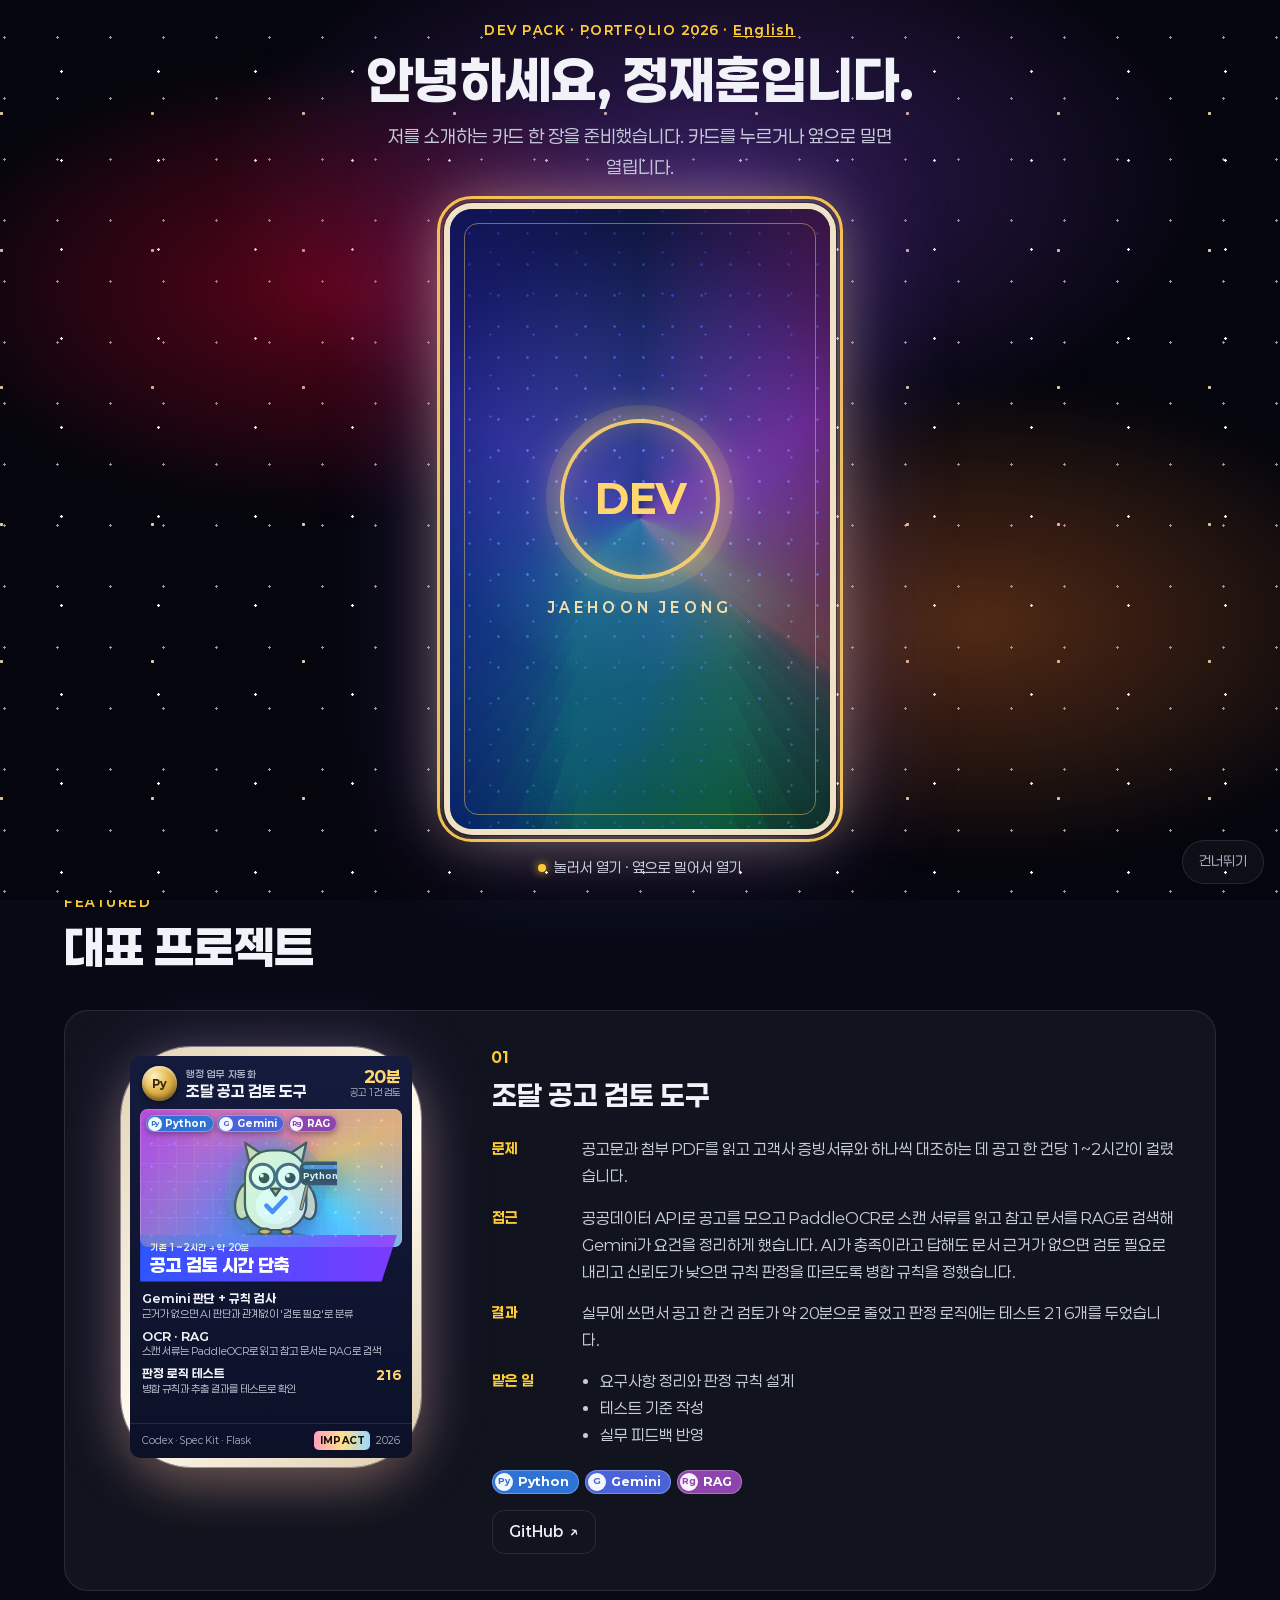
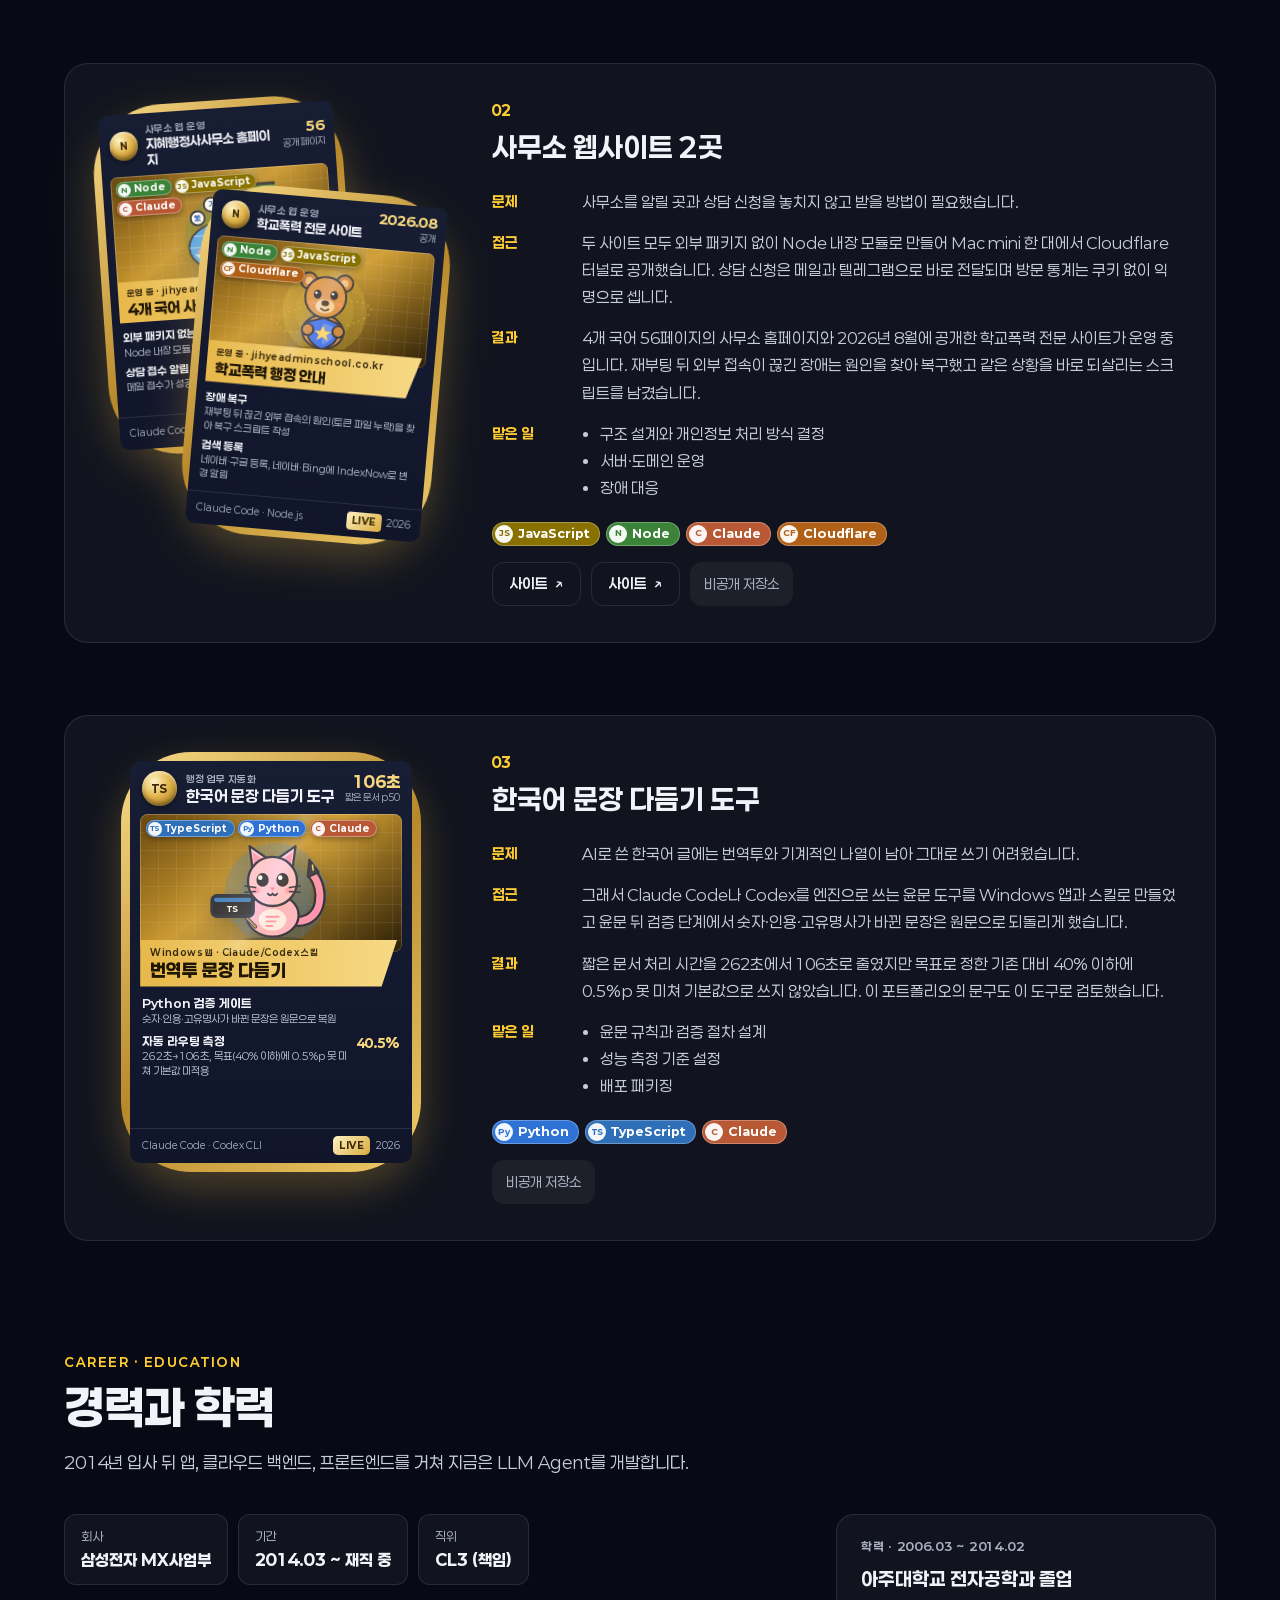
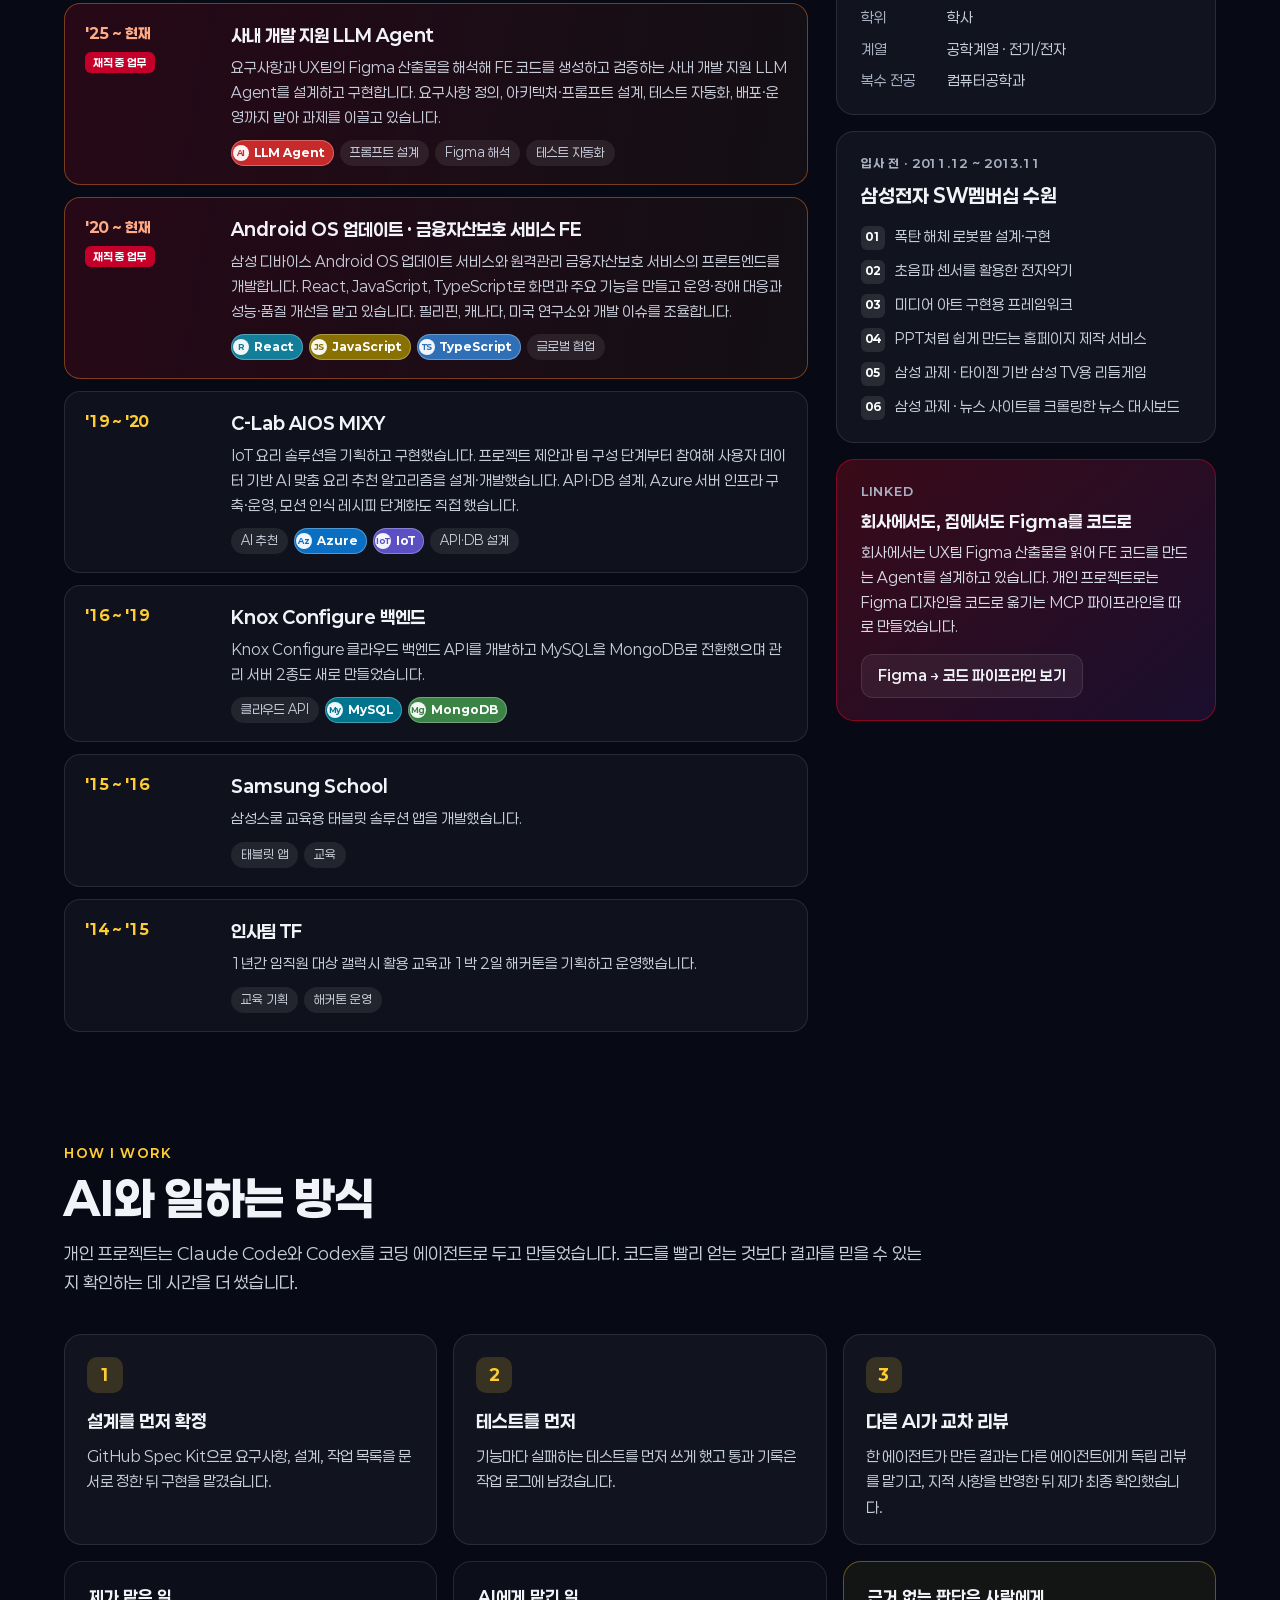
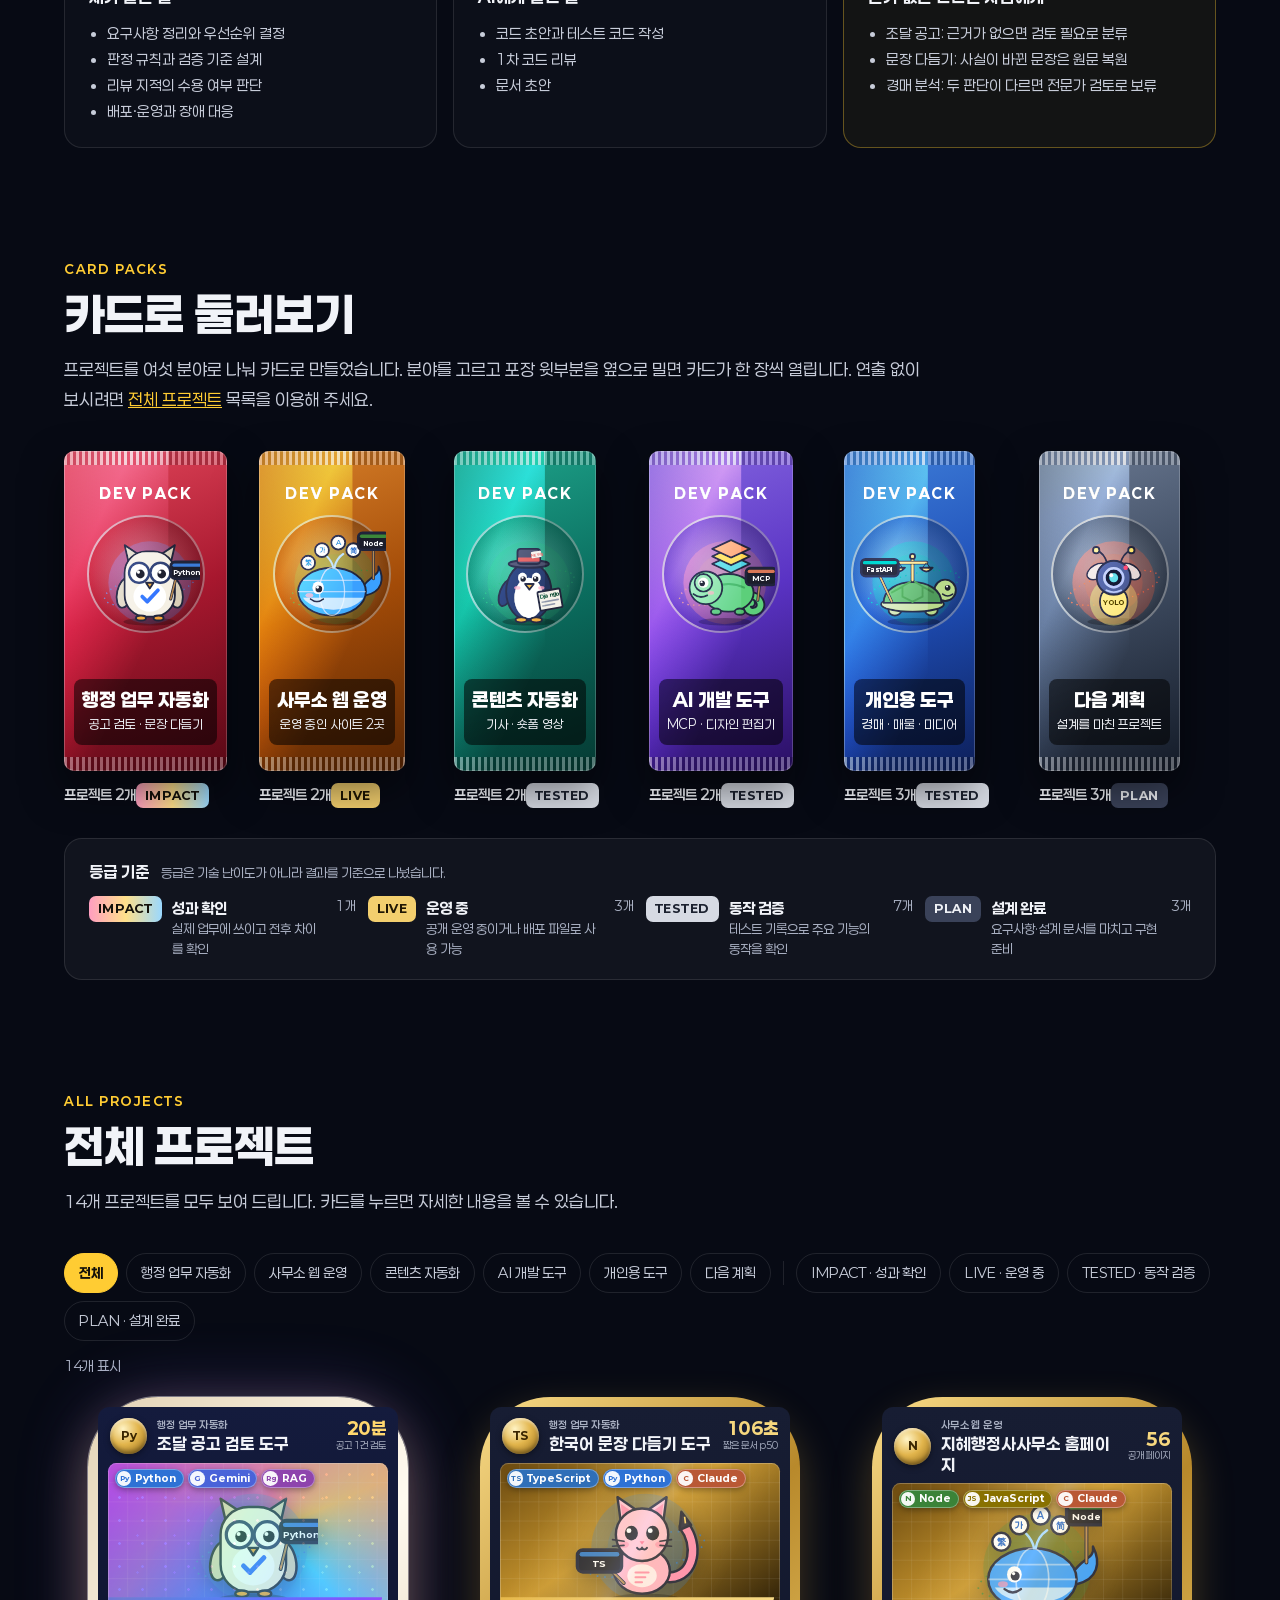
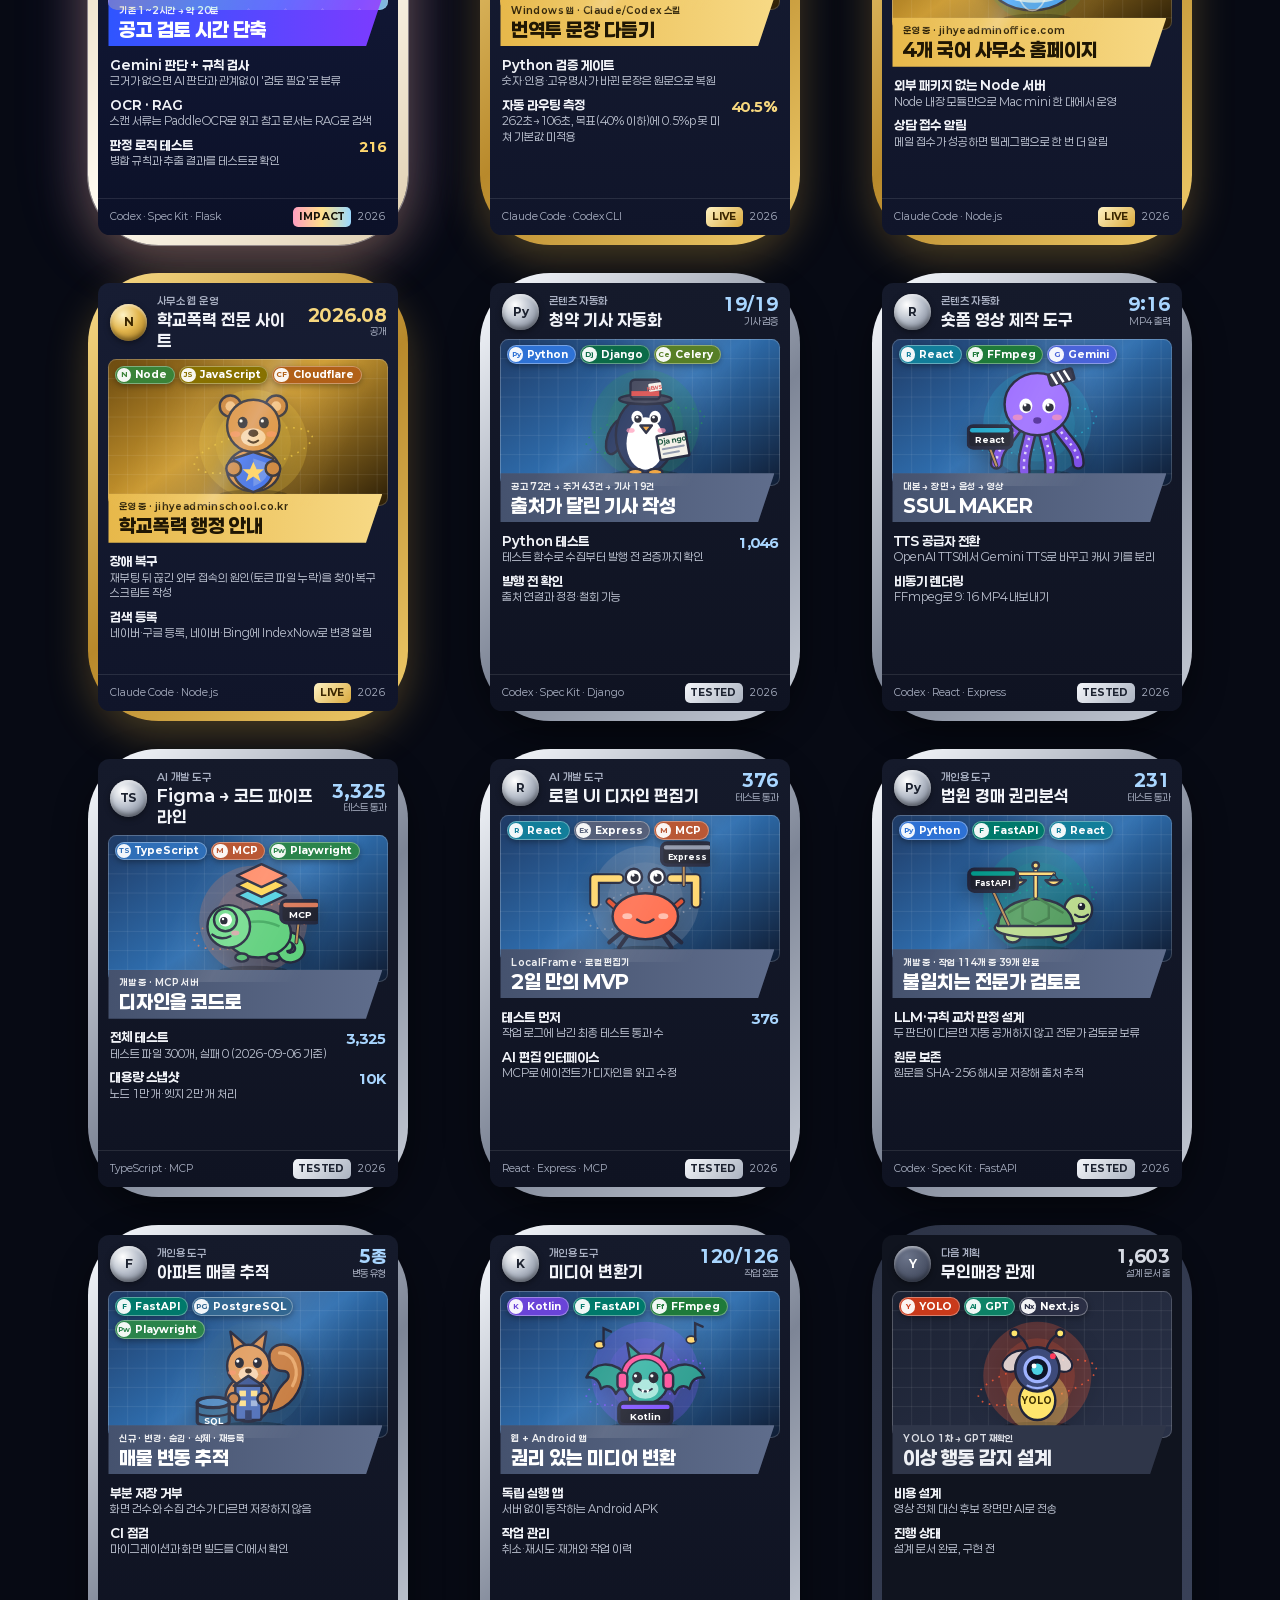
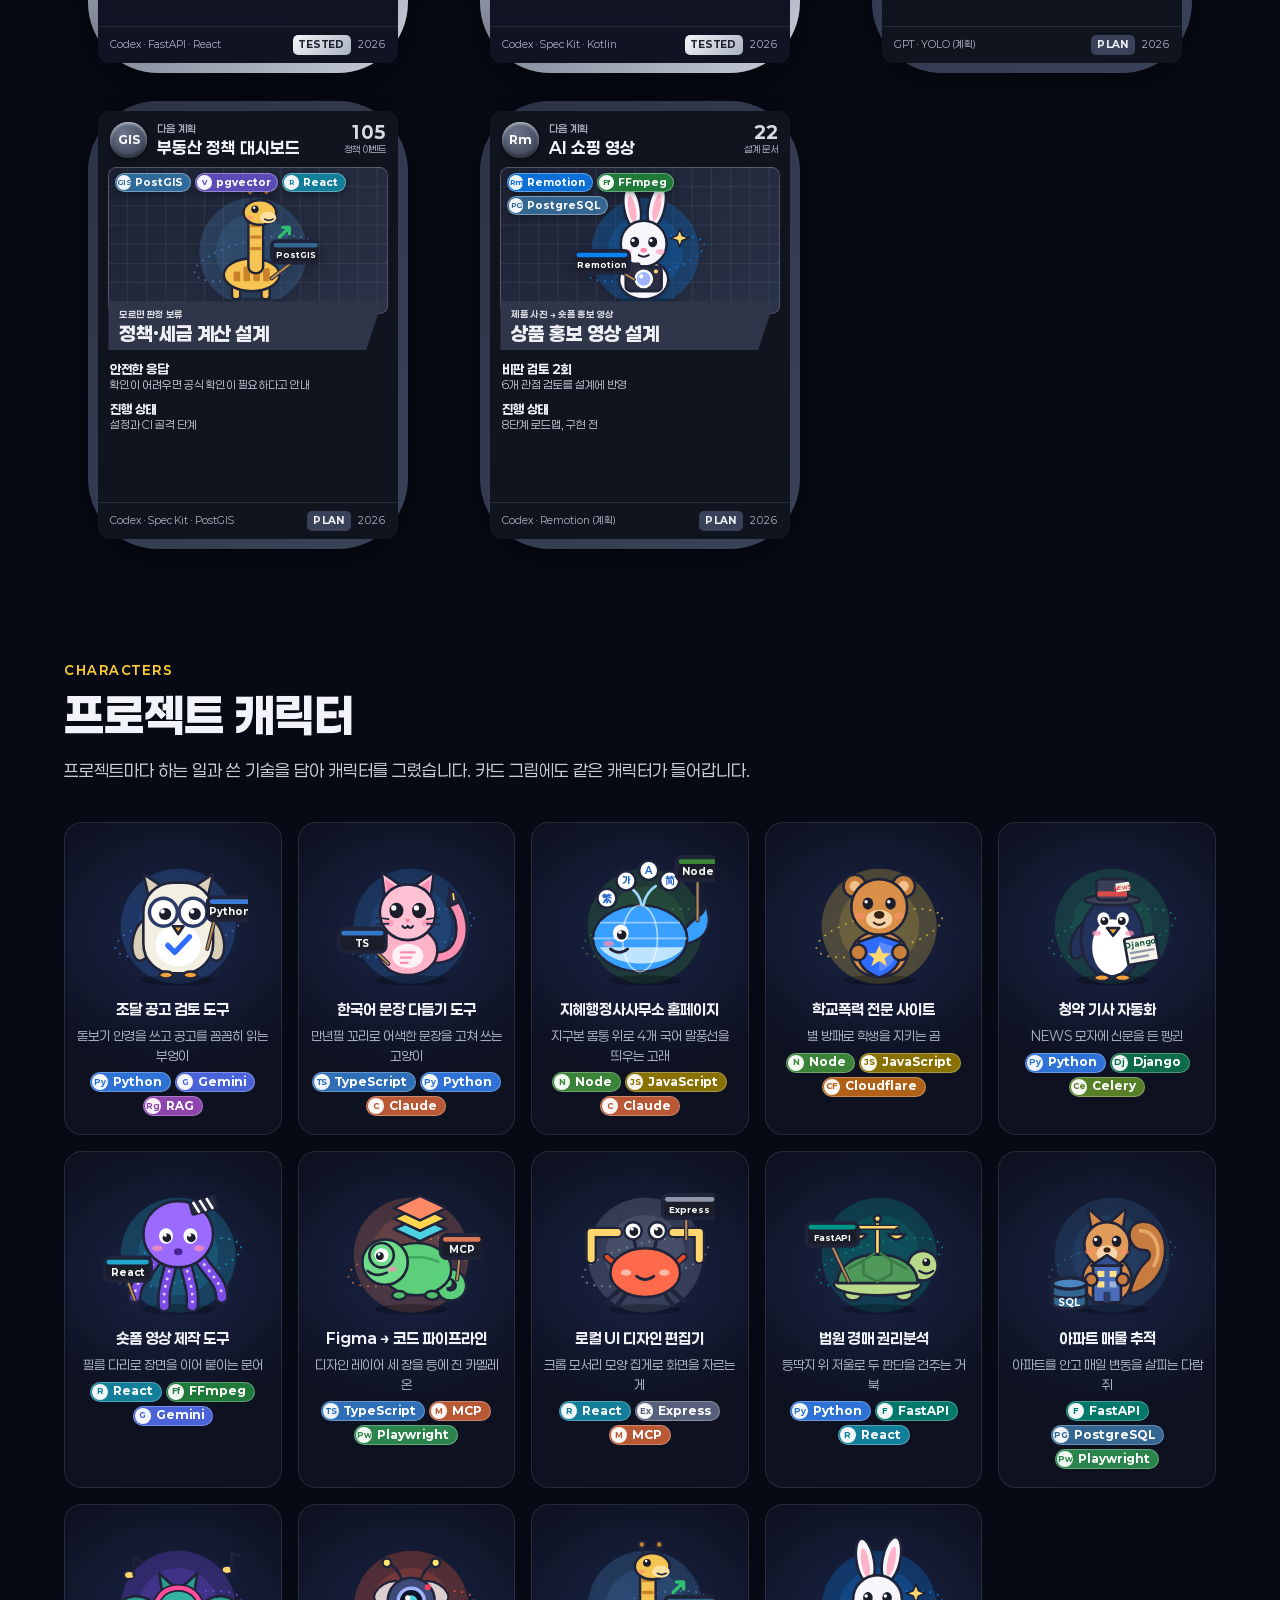
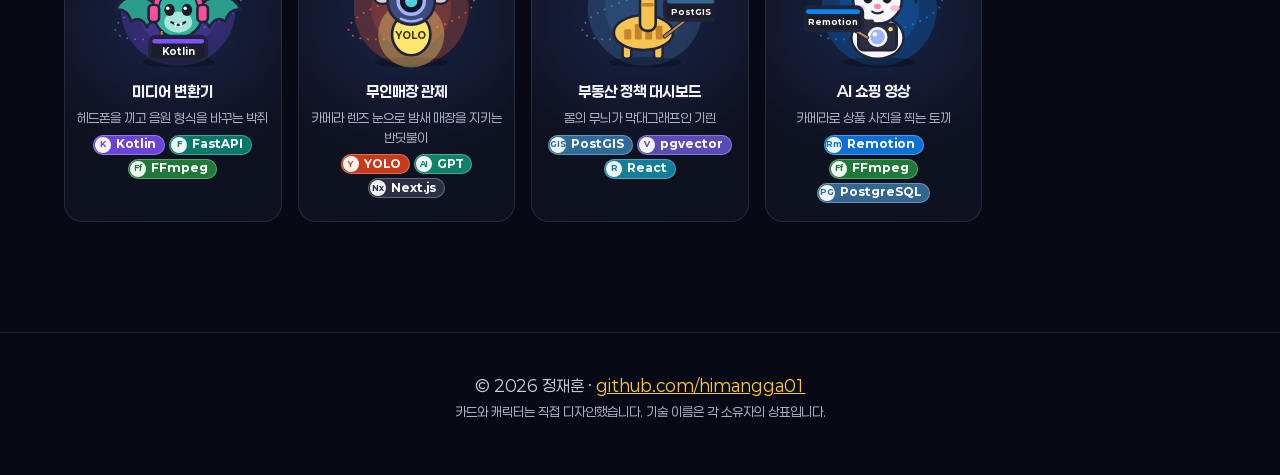
<file: index.html>
<!doctype html>
<html lang="ko">
<head>
<meta charset="utf-8">
<meta name="viewport" content="width=device-width, initial-scale=1">
<title>정재훈 포트폴리오 · DEV PACK</title>
<meta name="description" content="삼성전자 MX사업부 개발자 정재훈의 포트폴리오. LLM Agent와 AI 코딩 에이전트로 만든 개인 프로젝트 14개를 카드로 정리했습니다.">
<meta name="color-scheme" content="dark">
<link rel="stylesheet" href="./assets/css/style.css">
<script>(function(){try{if(!location.hash||location.hash==='#top'){document.documentElement.classList.add('has-intro');}}catch(e){}})();</script>
<script src="./assets/js/data.js" defer></script>
<script src="./assets/js/app.js" defer></script>
</head>
<body>
<svg xmlns="http://www.w3.org/2000/svg" style="position:absolute;width:0;height:0;overflow:hidden" aria-hidden="true" focusable="false">
<symbol id="cr-owl" viewBox="-6 -6 172 172">
<circle cx="80" cy="88" r="66" fill="#3b7bd8" opacity=".26"/>
<circle cx="80" cy="88" r="46" fill="#3b7bd8" opacity=".18"/>
<ellipse cx="80" cy="96" rx="74" ry="22" fill="none" stroke="#3b7bd8" stroke-width="2" stroke-dasharray="2 7" opacity=".8" transform="rotate(-14 80 96)"/>
<ellipse cx="80" cy="150" rx="42" ry="6" fill="rgba(0,0,0,.28)"/>
<g>
<path stroke="#20243a" stroke-width="3" stroke-linejoin="round" stroke-linecap="round" d="M46 54 L40 28 L64 44 Z" fill="#d9cfb8"></path>
<path stroke="#20243a" stroke-width="3" stroke-linejoin="round" stroke-linecap="round" d="M114 54 L120 28 L96 44 Z" fill="#d9cfb8"></path>
<ellipse stroke="#20243a" stroke-width="3" stroke-linejoin="round" stroke-linecap="round" cx="40" cy="104" rx="12" ry="24" fill="#d9cfb8" transform="rotate(12 40 104)"></ellipse>
<ellipse stroke="#20243a" stroke-width="3" stroke-linejoin="round" stroke-linecap="round" cx="120" cy="104" rx="12" ry="24" fill="#d9cfb8" transform="rotate(-12 120 104)"></ellipse>
<rect stroke="#20243a" stroke-width="3" stroke-linejoin="round" stroke-linecap="round" x="40" y="38" width="80" height="104" rx="34" fill="#f4efe3"></rect>
<ellipse cx="80" cy="110" rx="26" ry="24" fill="#ffffff"></ellipse>
<path d="M68 110 L76 118 L93 100" stroke="#2f6bff" stroke-width="6" fill="none" stroke-linecap="round" stroke-linejoin="round"></path>
<circle cx="63" cy="72" r="16" fill="#ffffff" stroke="#2b3a67" stroke-width="4"></circle>
<circle cx="97" cy="72" r="16" fill="#ffffff" stroke="#2b3a67" stroke-width="4"></circle>
<path d="M79 72 L81 72" stroke="#2b3a67" stroke-width="4"></path>
<circle cx="65" cy="74" r="7" fill="#1b1d2a"></circle>
<circle cx="99" cy="74" r="7" fill="#1b1d2a"></circle>
<circle cx="62" cy="71" r="2.5" fill="#ffffff"></circle>
<circle cx="96" cy="71" r="2.5" fill="#ffffff"></circle>
<path stroke="#20243a" stroke-width="3" stroke-linejoin="round" stroke-linecap="round" d="M74 88 L86 88 L80 97 Z" fill="#f2a33a"></path>
<ellipse stroke="#20243a" stroke-width="3" stroke-linejoin="round" stroke-linecap="round" cx="66" cy="144" rx="8" ry="4" fill="#f2a33a"></ellipse>
<ellipse stroke="#20243a" stroke-width="3" stroke-linejoin="round" stroke-linecap="round" cx="94" cy="144" rx="8" ry="4" fill="#f2a33a"></ellipse>
<g transform="translate(139.0 68.0) scale(1.35) translate(-139.0 -68.0)">
<path d="M126 78 L120 102" stroke="#20243a" stroke-width="3.5" stroke-linecap="round"></path>
<path d="M126 78 L120 102" stroke="#b98a52" stroke-width="1.8" stroke-linecap="round"></path>
<rect stroke="#20243a" stroke-width="3" stroke-linejoin="round" stroke-linecap="round" x="120" y="58" width="38" height="20" rx="5" fill="#1b1d2a"></rect>
<rect x="122" y="60" width="34" height="4" rx="2" fill="#3b7bd8"></rect>
<text x="139.0" y="73.5" text-anchor="middle" font-family="Paperlogy, sans-serif" font-weight="800" font-size="8" fill="#ffffff">Python</text>
</g>
</g>
</symbol>
<symbol id="cr-cat" viewBox="-6 -6 172 172">
<circle cx="80" cy="88" r="66" fill="#3178c6" opacity=".26"/>
<circle cx="80" cy="88" r="46" fill="#3178c6" opacity=".18"/>
<ellipse cx="80" cy="96" rx="74" ry="22" fill="none" stroke="#3178c6" stroke-width="2" stroke-dasharray="2 7" opacity=".8" transform="rotate(-14 80 96)"/>
<ellipse cx="80" cy="150" rx="42" ry="6" fill="rgba(0,0,0,.28)"/>
<g>
<path d="M110 124 C142 122 144 82 128 62" stroke="#20243a" stroke-width="15" fill="none" stroke-linecap="round"></path>
<path d="M110 124 C142 122 144 82 128 62" stroke="#ff8fb1" stroke-width="9" fill="none" stroke-linecap="round"></path>
<path stroke="#20243a" stroke-width="3" stroke-linejoin="round" stroke-linecap="round" d="M122 66 L124 44 L136 60 Z" fill="#2b2d42"></path>
<path d="M128 50 L129 58" stroke="#ffd76e" stroke-width="2"></path>
<ellipse stroke="#20243a" stroke-width="3" stroke-linejoin="round" stroke-linecap="round" cx="76" cy="116" rx="34" ry="28" fill="#ffb3c9"></ellipse>
<ellipse cx="76" cy="122" rx="18" ry="14" fill="#fff0f5"></ellipse>
<path d="M68 118 H84 M68 124 H80 M68 130 H76" stroke="#ff8fb1" stroke-width="2.5" stroke-linecap="round"></path>
<path stroke="#20243a" stroke-width="3" stroke-linejoin="round" stroke-linecap="round" d="M50 56 L46 26 L72 44 Z" fill="#ffc2d4"></path>
<path stroke="#20243a" stroke-width="3" stroke-linejoin="round" stroke-linecap="round" d="M102 56 L106 26 L80 44 Z" fill="#ffc2d4"></path>
<path d="M52 50 L50 34 L64 44 Z" fill="#ff8fb1"></path>
<path d="M100 50 L102 34 L88 44 Z" fill="#ff8fb1"></path>
<circle stroke="#20243a" stroke-width="3" stroke-linejoin="round" stroke-linecap="round" cx="76" cy="72" r="32" fill="#ffc2d4"></circle>
<ellipse cx="63" cy="70" rx="8" ry="9" fill="#1b1d2a"></ellipse>
<ellipse cx="89" cy="70" rx="8" ry="9" fill="#1b1d2a"></ellipse>
<circle cx="60" cy="67" r="3" fill="#ffffff"></circle>
<circle cx="86" cy="67" r="3" fill="#ffffff"></circle>
<ellipse cx="54" cy="84" rx="6" ry="4" fill="#ff8fb1" opacity=".7"></ellipse>
<ellipse cx="98" cy="84" rx="6" ry="4" fill="#ff8fb1" opacity=".7"></ellipse>
<path d="M73 80 L79 80 L76 84 Z" fill="#ff6f91"></path>
<path d="M70 88 Q73 92 76 88 Q79 92 82 88" stroke="#20243a" stroke-width="2.5" fill="none" stroke-linecap="round"></path>
<path d="M40 78 L54 80 M40 86 L54 85 M112 78 L98 80 M112 86 L98 85" stroke="#20243a" stroke-width="2" stroke-linecap="round"></path>
<g transform="translate(24.0 104.0) scale(1.35) translate(-24.0 -104.0)">
<path d="M36 114 L46 124" stroke="#20243a" stroke-width="3.5" stroke-linecap="round"></path>
<path d="M36 114 L46 124" stroke="#b98a52" stroke-width="1.8" stroke-linecap="round"></path>
<rect stroke="#20243a" stroke-width="3" stroke-linejoin="round" stroke-linecap="round" x="4" y="94" width="40" height="20" rx="5" fill="#1b1d2a"></rect>
<rect x="6" y="96" width="36" height="4" rx="2" fill="#3178c6"></rect>
<text x="24.0" y="109.5" text-anchor="middle" font-family="Paperlogy, sans-serif" font-weight="800" font-size="8" fill="#ffffff">TS</text>
</g>
</g>
</symbol>
<symbol id="cr-whale" viewBox="-6 -6 172 172">
<circle cx="80" cy="88" r="66" fill="#3c873a" opacity=".26"/>
<circle cx="80" cy="88" r="46" fill="#3c873a" opacity=".18"/>
<ellipse cx="80" cy="96" rx="74" ry="22" fill="none" stroke="#3c873a" stroke-width="2" stroke-dasharray="2 7" opacity=".8" transform="rotate(-14 80 96)"/>
<ellipse cx="80" cy="150" rx="42" ry="6" fill="rgba(0,0,0,.28)"/>
<g>
<path stroke="#20243a" stroke-width="3" stroke-linejoin="round" stroke-linecap="round" d="M122 96 C136 74 150 78 148 62 C158 82 154 102 128 108 Z" fill="#3aa0ff"></path>
<ellipse stroke="#20243a" stroke-width="3" stroke-linejoin="round" stroke-linecap="round" cx="74" cy="102" rx="54" ry="38" fill="#3aa0ff"></ellipse>
<path d="M28 112 C44 136 106 138 124 112 Z" fill="#bfe4ff"></path>
<ellipse cx="74" cy="102" rx="20" ry="38" fill="none" stroke="rgba(255,255,255,.55)" stroke-width="2"></ellipse>
<path d="M20 102 H128 M28 84 H120" stroke="rgba(255,255,255,.45)" stroke-width="2"></path>
<ellipse cx="52" cy="96" rx="9" ry="10" fill="#ffffff"></ellipse>
<circle cx="53" cy="98" r="5.5" fill="#1b1d2a"></circle>
<circle cx="51" cy="95" r="2" fill="#ffffff"></circle>
<path d="M40 114 Q50 122 60 114" stroke="#20243a" stroke-width="3" fill="none" stroke-linecap="round"></path>
<ellipse cx="38" cy="108" rx="6" ry="3.5" fill="#ff8fb1" opacity=".7"></ellipse>
<path d="M76 64 C74 54 70 50 66 46 M78 64 C80 52 86 46 92 42" stroke="#9fd8ff" stroke-width="3" fill="none" stroke-linecap="round"></path>
<circle stroke="#20243a" stroke-width="3" stroke-linejoin="round" stroke-linecap="round" cx="58" cy="36" r="11" fill="#ffffff"></circle>
<circle stroke="#20243a" stroke-width="3" stroke-linejoin="round" stroke-linecap="round" cx="84" cy="24" r="11" fill="#ffffff"></circle>
<circle stroke="#20243a" stroke-width="3" stroke-linejoin="round" stroke-linecap="round" cx="108" cy="36" r="11" fill="#ffffff"></circle>
<circle stroke="#20243a" stroke-width="3" stroke-linejoin="round" stroke-linecap="round" cx="36" cy="56" r="11" fill="#ffffff"></circle>
<text x="58" y="40" text-anchor="middle" font-size="11" font-weight="700" fill="#1e62c9">가</text>
<text x="84" y="28" text-anchor="middle" font-size="11" font-weight="700" fill="#1e62c9">A</text>
<text x="108" y="40" text-anchor="middle" font-size="11" font-weight="700" fill="#1e62c9">简</text>
<text x="36" y="60" text-anchor="middle" font-size="11" font-weight="700" fill="#1e62c9">繁</text>
<g transform="translate(140.0 22.0) scale(1.35) translate(-140.0 -22.0)">
<path d="M140 32 L140 66" stroke="#20243a" stroke-width="3.5" stroke-linecap="round"></path>
<path d="M140 32 L140 66" stroke="#b98a52" stroke-width="1.8" stroke-linecap="round"></path>
<rect stroke="#20243a" stroke-width="3" stroke-linejoin="round" stroke-linecap="round" x="122" y="12" width="36" height="20" rx="5" fill="#1b1d2a"></rect>
<rect x="124" y="14" width="32" height="4" rx="2" fill="#3c873a"></rect>
<text x="140.0" y="27.5" text-anchor="middle" font-family="Paperlogy, sans-serif" font-weight="800" font-size="8" fill="#ffffff">Node</text>
</g>
</g>
</symbol>
<symbol id="cr-bear" viewBox="-6 -6 172 172">
<circle cx="80" cy="88" r="66" fill="#e8c23a" opacity=".26"/>
<circle cx="80" cy="88" r="46" fill="#e8c23a" opacity=".18"/>
<ellipse cx="80" cy="96" rx="74" ry="22" fill="none" stroke="#e8c23a" stroke-width="2" stroke-dasharray="2 7" opacity=".8" transform="rotate(-14 80 96)"/>
<ellipse cx="80" cy="150" rx="42" ry="6" fill="rgba(0,0,0,.28)"/>
<g>
<circle stroke="#20243a" stroke-width="3" stroke-linejoin="round" stroke-linecap="round" cx="52" cy="42" r="13" fill="#c9803d"></circle>
<circle stroke="#20243a" stroke-width="3" stroke-linejoin="round" stroke-linecap="round" cx="108" cy="42" r="13" fill="#c9803d"></circle>
<circle cx="52" cy="42" r="6" fill="#f2c08a"></circle>
<circle cx="108" cy="42" r="6" fill="#f2c08a"></circle>
<ellipse stroke="#20243a" stroke-width="3" stroke-linejoin="round" stroke-linecap="round" cx="80" cy="120" rx="32" ry="26" fill="#d98f47"></ellipse>
<circle stroke="#20243a" stroke-width="3" stroke-linejoin="round" stroke-linecap="round" cx="80" cy="66" r="32" fill="#d98f47"></circle>
<ellipse cx="80" cy="80" rx="15" ry="11" fill="#f5d3a8"></ellipse>
<ellipse cx="80" cy="75" rx="6" ry="4.5" fill="#3a2414"></ellipse>
<path d="M74 84 Q80 89 86 84" stroke="#3a2414" stroke-width="2.5" fill="none" stroke-linecap="round"></path>
<ellipse cx="67" cy="62" rx="6" ry="7" fill="#1b1d2a"></ellipse>
<ellipse cx="93" cy="62" rx="6" ry="7" fill="#1b1d2a"></ellipse>
<circle cx="65" cy="60" r="2" fill="#ffffff"></circle>
<circle cx="91" cy="60" r="2" fill="#ffffff"></circle>
<ellipse cx="58" cy="76" rx="6" ry="3.5" fill="#ff8f6b" opacity=".6"></ellipse>
<ellipse cx="102" cy="76" rx="6" ry="3.5" fill="#ff8f6b" opacity=".6"></ellipse>
<path stroke="#20243a" stroke-width="3" stroke-linejoin="round" stroke-linecap="round" d="M80 98 L104 106 V120 C104 134 94 142 80 147 C66 142 56 134 56 120 V106 Z" fill="#2f6bff"></path>
<path d="M80 106 L98 112 V120 C98 130 90 136 80 140 Z" fill="#5b8cff"></path>
<path d="M80 110 L84 119 L93 119 L86 125 L89 134 L80 128 L71 134 L74 125 L67 119 L76 119 Z" fill="#ffd76e"></path>
<circle stroke="#20243a" stroke-width="3" stroke-linejoin="round" stroke-linecap="round" cx="56" cy="118" r="9" fill="#c9803d"></circle>
<circle stroke="#20243a" stroke-width="3" stroke-linejoin="round" stroke-linecap="round" cx="104" cy="118" r="9" fill="#c9803d"></circle>
</g>
</symbol>
<symbol id="cr-penguin" viewBox="-6 -6 172 172">
<circle cx="80" cy="88" r="66" fill="#1f8a5c" opacity=".26"/>
<circle cx="80" cy="88" r="46" fill="#1f8a5c" opacity=".18"/>
<ellipse cx="80" cy="96" rx="74" ry="22" fill="none" stroke="#1f8a5c" stroke-width="2" stroke-dasharray="2 7" opacity=".8" transform="rotate(-14 80 96)"/>
<ellipse cx="80" cy="150" rx="42" ry="6" fill="rgba(0,0,0,.28)"/>
<g>
<ellipse stroke="#20243a" stroke-width="3" stroke-linejoin="round" stroke-linecap="round" cx="44" cy="104" rx="10" ry="22" fill="#22325c" transform="rotate(20 44 104)"></ellipse>
<ellipse stroke="#20243a" stroke-width="3" stroke-linejoin="round" stroke-linecap="round" cx="80" cy="102" rx="36" ry="46" fill="#22325c"></ellipse>
<ellipse cx="80" cy="112" rx="23" ry="32" fill="#ffffff"></ellipse>
<ellipse cx="70" cy="80" rx="7" ry="8" fill="#ffffff"></ellipse>
<ellipse cx="92" cy="80" rx="7" ry="8" fill="#ffffff"></ellipse>
<circle cx="71" cy="82" r="4.5" fill="#1b1d2a"></circle>
<circle cx="91" cy="82" r="4.5" fill="#1b1d2a"></circle>
<circle cx="70" cy="80" r="1.6" fill="#ffffff"></circle>
<circle cx="90" cy="80" r="1.6" fill="#ffffff"></circle>
<path stroke="#20243a" stroke-width="3" stroke-linejoin="round" stroke-linecap="round" d="M74 90 L88 90 L81 99 Z" fill="#f2a33a"></path>
<ellipse cx="62" cy="96" rx="5" ry="3" fill="#ff8fb1" opacity=".7"></ellipse>
<ellipse cx="100" cy="96" rx="5" ry="3" fill="#ff8fb1" opacity=".7"></ellipse>
<ellipse stroke="#20243a" stroke-width="3" stroke-linejoin="round" stroke-linecap="round" cx="80" cy="58" rx="32" ry="6" fill="#3b3f55"></ellipse>
<rect stroke="#20243a" stroke-width="3" stroke-linejoin="round" stroke-linecap="round" x="62" y="34" width="36" height="24" rx="5" fill="#3b3f55"></rect>
<rect x="63" y="48" width="34" height="6" fill="#d94a4a"></rect>
<rect x="84" y="38" width="16" height="10" rx="1.5" fill="#f4f1e8" transform="rotate(-8 92 43)"></rect>
<text x="92" y="46" text-anchor="middle" font-size="6" font-weight="800" fill="#d94a4a" transform="rotate(-8 92 43)">NEWS</text>
<g transform="rotate(-10 112 116)">
<rect stroke="#20243a" stroke-width="3" stroke-linejoin="round" stroke-linecap="round" x="96" y="100" width="36" height="30" rx="2" fill="#f4f1e8"></rect>
<text x="114" y="111" text-anchor="middle" font-family="Paperlogy, sans-serif" font-weight="800" font-size="8.5" fill="#0c4b33">Django</text>
<path d="M101 117 H127 M101 123 H120" stroke="#8e96aa" stroke-width="2.5" stroke-linecap="round"></path>
</g>
<ellipse stroke="#20243a" stroke-width="3" stroke-linejoin="round" stroke-linecap="round" cx="68" cy="147" rx="9" ry="4" fill="#f2a33a"></ellipse>
<ellipse stroke="#20243a" stroke-width="3" stroke-linejoin="round" stroke-linecap="round" cx="92" cy="147" rx="9" ry="4" fill="#f2a33a"></ellipse>
</g>
</symbol>
<symbol id="cr-octopus" viewBox="-6 -6 172 172">
<circle cx="80" cy="88" r="66" fill="#20a7c9" opacity=".26"/>
<circle cx="80" cy="88" r="46" fill="#20a7c9" opacity=".18"/>
<ellipse cx="80" cy="96" rx="74" ry="22" fill="none" stroke="#20a7c9" stroke-width="2" stroke-dasharray="2 7" opacity=".8" transform="rotate(-14 80 96)"/>
<ellipse cx="80" cy="150" rx="42" ry="6" fill="rgba(0,0,0,.28)"/>
<g>
<path d="M56 90 C44 110 30 118 30 136 M72 96 C68 116 62 128 64 146 M88 96 C92 116 98 128 96 146 M104 90 C116 110 130 118 130 136" stroke="#20243a" stroke-width="16" fill="none" stroke-linecap="round"></path>
<path d="M56 90 C44 110 30 118 30 136 M72 96 C68 116 62 128 64 146 M88 96 C92 116 98 128 96 146 M104 90 C116 110 130 118 130 136" stroke="#7c4ce8" stroke-width="10" fill="none" stroke-linecap="round"></path>
<path d="M56 90 C44 110 30 118 30 136 M72 96 C68 116 62 128 64 146 M88 96 C92 116 98 128 96 146 M104 90 C116 110 130 118 130 136" stroke="#ffffff" stroke-width="3" stroke-dasharray="3 6" fill="none" opacity=".75"></path>
<ellipse stroke="#20243a" stroke-width="3" stroke-linejoin="round" stroke-linecap="round" cx="80" cy="64" rx="40" ry="38" fill="#9b6bff"></ellipse>
<ellipse cx="66" cy="66" rx="8" ry="9" fill="#ffffff"></ellipse>
<ellipse cx="94" cy="66" rx="8" ry="9" fill="#ffffff"></ellipse>
<circle cx="67" cy="68" r="5" fill="#1b1d2a"></circle>
<circle cx="95" cy="68" r="5" fill="#1b1d2a"></circle>
<circle cx="65" cy="65" r="1.8" fill="#ffffff"></circle>
<circle cx="93" cy="65" r="1.8" fill="#ffffff"></circle>
<ellipse cx="80" cy="84" rx="5" ry="4" fill="#4a2596"></ellipse>
<ellipse cx="56" cy="80" rx="6" ry="3.5" fill="#ff8fb1" opacity=".7"></ellipse>
<ellipse cx="104" cy="80" rx="6" ry="3.5" fill="#ff8fb1" opacity=".7"></ellipse>
<g transform="rotate(-16 108 30)">
<rect stroke="#20243a" stroke-width="3" stroke-linejoin="round" stroke-linecap="round" x="94" y="24" width="30" height="14" rx="2" fill="#2b2d42"></rect>
<path d="M98 24 L102 38 M106 24 L110 38 M114 24 L118 38" stroke="#ffffff" stroke-width="3"></path>
</g>
<g transform="translate(22.0 104.0) scale(1.35) translate(-22.0 -104.0)">
<path d="M22 114 L28 130" stroke="#20243a" stroke-width="3.5" stroke-linecap="round"></path>
<path d="M22 114 L28 130" stroke="#b98a52" stroke-width="1.8" stroke-linecap="round"></path>
<rect stroke="#20243a" stroke-width="3" stroke-linejoin="round" stroke-linecap="round" x="2" y="94" width="40" height="20" rx="5" fill="#1b1d2a"></rect>
<rect x="4" y="96" width="36" height="4" rx="2" fill="#20a7c9"></rect>
<text x="22.0" y="109.5" text-anchor="middle" font-family="Paperlogy, sans-serif" font-weight="800" font-size="8" fill="#ffffff">React</text>
</g>
</g>
</symbol>
<symbol id="cr-chameleon" viewBox="-6 -6 172 172">
<circle cx="80" cy="88" r="66" fill="#d97757" opacity=".26"/>
<circle cx="80" cy="88" r="46" fill="#d97757" opacity=".18"/>
<ellipse cx="80" cy="96" rx="74" ry="22" fill="none" stroke="#d97757" stroke-width="2" stroke-dasharray="2 7" opacity=".8" transform="rotate(-14 80 96)"/>
<ellipse cx="80" cy="150" rx="42" ry="6" fill="rgba(0,0,0,.28)"/>
<g>
<path d="M114 108 C140 106 144 132 126 134 C114 135 112 120 122 120" stroke="#20243a" stroke-width="15" fill="none" stroke-linecap="round"></path>
<path d="M114 108 C140 106 144 132 126 134 C114 135 112 120 122 120" stroke="#5ccf7a" stroke-width="9" fill="none" stroke-linecap="round"></path>
<path stroke="#20243a" stroke-width="3" stroke-linejoin="round" stroke-linecap="round" d="M90 44 L120 58 L90 72 L60 58 Z" fill="#4dd0e1"></path>
<path stroke="#20243a" stroke-width="3" stroke-linejoin="round" stroke-linecap="round" d="M90 32 L120 46 L90 60 L60 46 Z" fill="#ffd54f"></path>
<path stroke="#20243a" stroke-width="3" stroke-linejoin="round" stroke-linecap="round" d="M90 20 L120 34 L90 48 L60 34 Z" fill="#ff8a65"></path>
<ellipse stroke="#20243a" stroke-width="3" stroke-linejoin="round" stroke-linecap="round" cx="86" cy="104" rx="40" ry="30" fill="#5ccf7a"></ellipse>
<path d="M60 96 Q86 84 112 96" stroke="#3ea85c" stroke-width="3" fill="none"></path>
<circle stroke="#20243a" stroke-width="3" stroke-linejoin="round" stroke-linecap="round" cx="50" cy="96" r="26" fill="#6fdc8a"></circle>
<circle stroke="#20243a" stroke-width="3" stroke-linejoin="round" stroke-linecap="round" cx="46" cy="88" r="14" fill="#6fdc8a"></circle>
<circle cx="46" cy="88" r="8" fill="#ffffff"></circle>
<circle cx="44" cy="89" r="4.5" fill="#1b1d2a"></circle>
<circle cx="43" cy="87" r="1.5" fill="#ffffff"></circle>
<path d="M30 106 Q40 114 52 108" stroke="#20243a" stroke-width="3" fill="none" stroke-linecap="round"></path>
<ellipse cx="58" cy="104" rx="5" ry="3" fill="#ff8fb1" opacity=".7"></ellipse>
<ellipse stroke="#20243a" stroke-width="3" stroke-linejoin="round" stroke-linecap="round" cx="66" cy="134" rx="8" ry="5" fill="#4fbd6c"></ellipse>
<ellipse stroke="#20243a" stroke-width="3" stroke-linejoin="round" stroke-linecap="round" cx="104" cy="134" rx="8" ry="5" fill="#4fbd6c"></ellipse>
<g transform="translate(138.0 78.0) scale(1.35) translate(-138.0 -78.0)">
<path d="M136 88 L134 106" stroke="#20243a" stroke-width="3.5" stroke-linecap="round"></path>
<path d="M136 88 L134 106" stroke="#b98a52" stroke-width="1.8" stroke-linecap="round"></path>
<rect stroke="#20243a" stroke-width="3" stroke-linejoin="round" stroke-linecap="round" x="120" y="68" width="36" height="20" rx="5" fill="#1b1d2a"></rect>
<rect x="122" y="70" width="32" height="4" rx="2" fill="#d97757"></rect>
<text x="138.0" y="83.5" text-anchor="middle" font-family="Paperlogy, sans-serif" font-weight="800" font-size="8" fill="#ffffff">MCP</text>
</g>
</g>
</symbol>
<symbol id="cr-crab" viewBox="-6 -6 172 172">
<circle cx="80" cy="88" r="66" fill="#8e96aa" opacity=".26"/>
<circle cx="80" cy="88" r="46" fill="#8e96aa" opacity=".18"/>
<ellipse cx="80" cy="96" rx="74" ry="22" fill="none" stroke="#8e96aa" stroke-width="2" stroke-dasharray="2 7" opacity=".8" transform="rotate(-14 80 96)"/>
<ellipse cx="80" cy="150" rx="42" ry="6" fill="rgba(0,0,0,.28)"/>
<g>
<path d="M52 104 L36 90 M108 104 L124 90" stroke="#20243a" stroke-width="9" stroke-linecap="round"></path>
<path d="M52 104 L36 90 M108 104 L124 90" stroke="#e04b2a" stroke-width="5" stroke-linecap="round"></path>
<path d="M18 92 V62 H48" stroke="#20243a" stroke-width="13" fill="none" stroke-linecap="round" stroke-linejoin="round"></path>
<path d="M18 92 V62 H48" stroke="#ffd76e" stroke-width="8" fill="none" stroke-linecap="round" stroke-linejoin="round"></path>
<path d="M142 92 V62 H112" stroke="#20243a" stroke-width="13" fill="none" stroke-linecap="round" stroke-linejoin="round"></path>
<path d="M142 92 V62 H112" stroke="#ffd76e" stroke-width="8" fill="none" stroke-linecap="round" stroke-linejoin="round"></path>
<path d="M50 128 L36 140 M58 132 L48 146 M110 128 L124 140 M102 132 L112 146" stroke="#20243a" stroke-width="5" stroke-linecap="round"></path>
<path d="M70 84 L66 64 M90 84 L94 64" stroke="#20243a" stroke-width="4" stroke-linecap="round"></path>
<ellipse stroke="#20243a" stroke-width="3" stroke-linejoin="round" stroke-linecap="round" cx="80" cy="108" rx="40" ry="28" fill="#ff6b4a"></ellipse>
<circle stroke="#20243a" stroke-width="3" stroke-linejoin="round" stroke-linecap="round" cx="66" cy="60" r="10" fill="#ffffff"></circle>
<circle stroke="#20243a" stroke-width="3" stroke-linejoin="round" stroke-linecap="round" cx="94" cy="60" r="10" fill="#ffffff"></circle>
<circle cx="67" cy="61" r="5" fill="#1b1d2a"></circle>
<circle cx="95" cy="61" r="5" fill="#1b1d2a"></circle>
<circle cx="65" cy="58" r="1.8" fill="#ffffff"></circle>
<circle cx="93" cy="58" r="1.8" fill="#ffffff"></circle>
<path d="M70 112 Q80 120 90 112" stroke="#20243a" stroke-width="3" fill="none" stroke-linecap="round"></path>
<ellipse cx="58" cy="108" rx="6" ry="3.5" fill="#ffd0c2" opacity=".8"></ellipse>
<ellipse cx="102" cy="108" rx="6" ry="3.5" fill="#ffd0c2" opacity=".8"></ellipse>
<g transform="translate(131.0 32.0) scale(1.35) translate(-131.0 -32.0)">
<path d="M128 42 L128 60" stroke="#20243a" stroke-width="3.5" stroke-linecap="round"></path>
<path d="M128 42 L128 60" stroke="#b98a52" stroke-width="1.8" stroke-linecap="round"></path>
<rect stroke="#20243a" stroke-width="3" stroke-linejoin="round" stroke-linecap="round" x="108" y="22" width="46" height="20" rx="5" fill="#1b1d2a"></rect>
<rect x="110" y="24" width="42" height="4" rx="2" fill="#8e96aa"></rect>
<text x="131.0" y="37.5" text-anchor="middle" font-family="Paperlogy, sans-serif" font-weight="800" font-size="7" fill="#ffffff">Express</text>
</g>
</g>
</symbol>
<symbol id="cr-turtle" viewBox="-6 -6 172 172">
<circle cx="80" cy="88" r="66" fill="#009688" opacity=".26"/>
<circle cx="80" cy="88" r="46" fill="#009688" opacity=".18"/>
<ellipse cx="80" cy="96" rx="74" ry="22" fill="none" stroke="#009688" stroke-width="2" stroke-dasharray="2 7" opacity=".8" transform="rotate(-14 80 96)"/>
<ellipse cx="80" cy="150" rx="42" ry="6" fill="rgba(0,0,0,.28)"/>
<g>
<ellipse stroke="#20243a" stroke-width="3" stroke-linejoin="round" stroke-linecap="round" cx="50" cy="132" rx="10" ry="8" fill="#b8d98a"></ellipse>
<ellipse stroke="#20243a" stroke-width="3" stroke-linejoin="round" stroke-linecap="round" cx="108" cy="132" rx="10" ry="8" fill="#b8d98a"></ellipse>
<circle stroke="#20243a" stroke-width="3" stroke-linejoin="round" stroke-linecap="round" cx="130" cy="100" r="17" fill="#b8d98a"></circle>
<circle cx="134" cy="96" r="4.5" fill="#1b1d2a"></circle>
<circle cx="133" cy="94" r="1.6" fill="#ffffff"></circle>
<path d="M126 106 Q134 112 142 106" stroke="#20243a" stroke-width="2.5" fill="none" stroke-linecap="round"></path>
<ellipse stroke="#20243a" stroke-width="3" stroke-linejoin="round" stroke-linecap="round" cx="78" cy="122" rx="50" ry="12" fill="#b8d98a"></ellipse>
<path stroke="#20243a" stroke-width="3" stroke-linejoin="round" stroke-linecap="round" d="M32 120 C32 76 124 76 124 120 Z" fill="#4f9a5b"></path>
<path d="M78 84 L94 94 L94 110 L78 118 L62 110 L62 94 Z M62 94 L44 104 M94 94 L112 104 M78 118 V120" stroke="#3c7a46" stroke-width="3" fill="none"></path>
<path d="M78 48 V84" stroke="#20243a" stroke-width="6" stroke-linecap="round"></path>
<path d="M78 48 V84" stroke="#ffd76e" stroke-width="3" stroke-linecap="round"></path>
<path d="M56 56 H100" stroke="#20243a" stroke-width="6" stroke-linecap="round"></path>
<path d="M56 56 H100" stroke="#ffd76e" stroke-width="3" stroke-linecap="round"></path>
<path stroke="#20243a" stroke-width="3" stroke-linejoin="round" stroke-linecap="round" d="M46 64 Q56 76 66 64 Z" fill="#ffd76e"></path>
<path stroke="#20243a" stroke-width="3" stroke-linejoin="round" stroke-linecap="round" d="M90 64 Q100 76 110 64 Z" fill="#ffd76e"></path>
<path d="M56 56 L50 64 M56 56 L62 64 M100 56 L94 64 M100 56 L106 64" stroke="#20243a" stroke-width="1.5"></path>
<circle stroke="#20243a" stroke-width="3" stroke-linejoin="round" stroke-linecap="round" cx="78" cy="46" r="4" fill="#ffd76e"></circle>
<g transform="translate(26.0 64.0) scale(1.35) translate(-26.0 -64.0)">
<path d="M26 74 L40 104" stroke="#20243a" stroke-width="3.5" stroke-linecap="round"></path>
<path d="M26 74 L40 104" stroke="#b98a52" stroke-width="1.8" stroke-linecap="round"></path>
<rect stroke="#20243a" stroke-width="3" stroke-linejoin="round" stroke-linecap="round" x="4" y="54" width="44" height="20" rx="5" fill="#1b1d2a"></rect>
<rect x="6" y="56" width="40" height="4" rx="2" fill="#009688"></rect>
<text x="26.0" y="69.5" text-anchor="middle" font-family="Paperlogy, sans-serif" font-weight="800" font-size="7" fill="#ffffff">FastAPI</text>
</g>
</g>
</symbol>
<symbol id="cr-squirrel" viewBox="-6 -6 172 172">
<circle cx="80" cy="88" r="66" fill="#336791" opacity=".26"/>
<circle cx="80" cy="88" r="46" fill="#336791" opacity=".18"/>
<ellipse cx="80" cy="96" rx="74" ry="22" fill="none" stroke="#336791" stroke-width="2" stroke-dasharray="2 7" opacity=".8" transform="rotate(-14 80 96)"/>
<ellipse cx="80" cy="150" rx="42" ry="6" fill="rgba(0,0,0,.28)"/>
<g>
<path stroke="#20243a" stroke-width="3" stroke-linejoin="round" stroke-linecap="round" d="M100 132 C152 124 152 44 112 50 C92 54 98 82 116 82 C124 82 126 90 118 96 C110 104 104 116 100 132 Z" fill="#c77b3e"></path>
<path d="M112 60 C130 60 138 82 128 100" stroke="#e8a86b" stroke-width="4" fill="none" stroke-linecap="round"></path>
<ellipse stroke="#20243a" stroke-width="3" stroke-linejoin="round" stroke-linecap="round" cx="74" cy="116" rx="28" ry="28" fill="#d58a4a"></ellipse>
<path stroke="#20243a" stroke-width="3" stroke-linejoin="round" stroke-linecap="round" d="M56 58 L52 34 L70 50 Z" fill="#d58a4a"></path>
<path stroke="#20243a" stroke-width="3" stroke-linejoin="round" stroke-linecap="round" d="M92 58 L96 34 L78 50 Z" fill="#d58a4a"></path>
<circle stroke="#20243a" stroke-width="3" stroke-linejoin="round" stroke-linecap="round" cx="74" cy="76" r="26" fill="#e09a5a"></circle>
<ellipse cx="74" cy="86" rx="12" ry="9" fill="#f7d3ae"></ellipse>
<ellipse cx="74" cy="82" rx="4" ry="3" fill="#3a2414"></ellipse>
<ellipse cx="63" cy="72" rx="5.5" ry="6.5" fill="#1b1d2a"></ellipse>
<ellipse cx="85" cy="72" rx="5.5" ry="6.5" fill="#1b1d2a"></ellipse>
<circle cx="61" cy="70" r="2" fill="#ffffff"></circle>
<circle cx="83" cy="70" r="2" fill="#ffffff"></circle>
<ellipse cx="54" cy="84" rx="5" ry="3" fill="#ff8f6b" opacity=".6"></ellipse>
<ellipse cx="94" cy="84" rx="5" ry="3" fill="#ff8f6b" opacity=".6"></ellipse>
<rect stroke="#20243a" stroke-width="3" stroke-linejoin="round" stroke-linecap="round" x="58" y="98" width="32" height="44" rx="3" fill="#4b6cb7"></rect>
<path stroke="#20243a" stroke-width="3" stroke-linejoin="round" stroke-linecap="round" d="M56 100 L74 88 L92 100 Z" fill="#344f8f"></path>
<rect x="63" y="106" width="8" height="7" fill="#ffe08a"></rect>
<rect x="77" y="106" width="8" height="7" fill="#ffe08a"></rect>
<rect x="63" y="118" width="8" height="7" fill="#ffe08a"></rect>
<rect x="77" y="118" width="8" height="7" fill="#9fb3d9"></rect>
<rect x="70" y="130" width="8" height="12" fill="#2b3a67"></rect>
<circle stroke="#20243a" stroke-width="3" stroke-linejoin="round" stroke-linecap="round" cx="56" cy="116" r="7" fill="#c77b3e"></circle>
<circle stroke="#20243a" stroke-width="3" stroke-linejoin="round" stroke-linecap="round" cx="92" cy="116" r="7" fill="#c77b3e"></circle>
<g transform="translate(31 136) scale(1.3) translate(-31 -136)">
<path stroke="#20243a" stroke-width="3" stroke-linejoin="round" stroke-linecap="round" d="M16 124 V142 C16 148 46 148 46 142 V124" fill="#336791"></path>
<ellipse stroke="#20243a" stroke-width="3" stroke-linejoin="round" stroke-linecap="round" cx="31" cy="124" rx="15" ry="5" fill="#4a86c0"></ellipse>
<path d="M16 133 C16 138 46 138 46 133" stroke="#20243a" stroke-width="2" fill="none"></path>
<text x="31" y="144" text-anchor="middle" font-family="Paperlogy, sans-serif" font-weight="800" font-size="8" fill="#ffffff">SQL</text>
</g>
</g>
</symbol>
<symbol id="cr-bat" viewBox="-6 -6 172 172">
<circle cx="80" cy="88" r="66" fill="#7f52ff" opacity=".26"/>
<circle cx="80" cy="88" r="46" fill="#7f52ff" opacity=".18"/>
<ellipse cx="80" cy="96" rx="74" ry="22" fill="none" stroke="#7f52ff" stroke-width="2" stroke-dasharray="2 7" opacity=".8" transform="rotate(-14 80 96)"/>
<ellipse cx="80" cy="150" rx="42" ry="6" fill="rgba(0,0,0,.28)"/>
<g>
<path stroke="#20243a" stroke-width="3" stroke-linejoin="round" stroke-linecap="round" d="M60 90 C40 66 16 72 8 90 C18 88 24 94 26 104 C32 98 40 100 44 110 C48 102 56 100 60 104 Z" fill="#2a9d8f"></path>
<path stroke="#20243a" stroke-width="3" stroke-linejoin="round" stroke-linecap="round" d="M100 90 C120 66 144 72 152 90 C142 88 136 94 134 104 C128 98 120 100 116 110 C112 102 104 100 100 104 Z" fill="#2a9d8f"></path>
<path stroke="#20243a" stroke-width="3" stroke-linejoin="round" stroke-linecap="round" d="M62 72 L58 48 L76 64 Z" fill="#2a9d8f"></path>
<path stroke="#20243a" stroke-width="3" stroke-linejoin="round" stroke-linecap="round" d="M98 72 L102 48 L84 64 Z" fill="#2a9d8f"></path>
<circle stroke="#20243a" stroke-width="3" stroke-linejoin="round" stroke-linecap="round" cx="80" cy="94" r="28" fill="#34b3a3"></circle>
<ellipse cx="80" cy="104" rx="16" ry="12" fill="#a8e6dc"></ellipse>
<ellipse cx="70" cy="90" rx="6" ry="7" fill="#1b1d2a"></ellipse>
<ellipse cx="90" cy="90" rx="6" ry="7" fill="#1b1d2a"></ellipse>
<circle cx="68" cy="88" r="2" fill="#ffffff"></circle>
<circle cx="88" cy="88" r="2" fill="#ffffff"></circle>
<path d="M72 104 Q80 110 88 104" stroke="#20243a" stroke-width="2.5" fill="none" stroke-linecap="round"></path>
<path d="M75 105 L77 110 L79 105 M81 105 L83 110 L85 105" fill="#ffffff"></path>
<path d="M54 90 C54 56 106 56 106 90" stroke="#20243a" stroke-width="9" fill="none" stroke-linecap="round"></path>
<path d="M54 90 C54 56 106 56 106 90" stroke="#ff4f9a" stroke-width="5" fill="none" stroke-linecap="round"></path>
<rect stroke="#20243a" stroke-width="3" stroke-linejoin="round" stroke-linecap="round" x="46" y="84" width="12" height="20" rx="5" fill="#ff4f9a"></rect>
<rect stroke="#20243a" stroke-width="3" stroke-linejoin="round" stroke-linecap="round" x="102" y="84" width="12" height="20" rx="5" fill="#ff4f9a"></rect>
<g fill="#ffd76e" stroke="#20243a" stroke-width="2">
<ellipse cx="24" cy="50" rx="6" ry="4.5"></ellipse>
<ellipse cx="136" cy="44" rx="6" ry="4.5"></ellipse>
</g>
<path d="M29 50 V30 L38 34 M141 44 V24 L150 28" stroke="#20243a" stroke-width="3" fill="none" stroke-linecap="round"></path>
<g transform="translate(80.0 134.0) scale(1.35) translate(-80.0 -134.0)">
<path d="M66 120 L66 124" stroke="#20243a" stroke-width="3.5" stroke-linecap="round"></path>
<path d="M66 120 L66 124" stroke="#b98a52" stroke-width="1.8" stroke-linecap="round"></path>
<rect stroke="#20243a" stroke-width="3" stroke-linejoin="round" stroke-linecap="round" x="56" y="124" width="48" height="20" rx="5" fill="#1b1d2a"></rect>
<rect x="58" y="126" width="44" height="4" rx="2" fill="#7f52ff"></rect>
<text x="80.0" y="139.5" text-anchor="middle" font-family="Paperlogy, sans-serif" font-weight="800" font-size="8" fill="#ffffff">Kotlin</text>
</g>
</g>
</symbol>
<symbol id="cr-firefly" viewBox="-6 -6 172 172">
<circle cx="80" cy="88" r="66" fill="#ff5c38" opacity=".26"/>
<circle cx="80" cy="88" r="46" fill="#ff5c38" opacity=".18"/>
<ellipse cx="80" cy="96" rx="74" ry="22" fill="none" stroke="#ff5c38" stroke-width="2" stroke-dasharray="2 7" opacity=".8" transform="rotate(-14 80 96)"/>
<ellipse cx="80" cy="150" rx="42" ry="6" fill="rgba(0,0,0,.28)"/>
<g>
<circle cx="80" cy="118" r="38" fill="#ffe66d" opacity=".35"></circle>
<ellipse cx="54" cy="70" rx="18" ry="11" fill="rgba(255,255,255,.75)" stroke="#20243a" stroke-width="2.5" transform="rotate(-30 54 70)"></ellipse>
<ellipse cx="106" cy="70" rx="18" ry="11" fill="rgba(255,255,255,.75)" stroke="#20243a" stroke-width="2.5" transform="rotate(30 106 70)"></ellipse>
<ellipse stroke="#20243a" stroke-width="3" stroke-linejoin="round" stroke-linecap="round" cx="80" cy="118" rx="22" ry="24" fill="#ffe66d"></ellipse>
<text x="80" y="123" text-anchor="middle" font-family="Paperlogy, sans-serif" font-weight="800" font-size="11" fill="#3d3000">YOLO</text>
<path d="M70 58 C66 44 58 38 52 36 M90 58 C94 44 102 38 108 36" stroke="#20243a" stroke-width="3" fill="none" stroke-linecap="round"></path>
<circle stroke="#20243a" stroke-width="3" stroke-linejoin="round" stroke-linecap="round" cx="52" cy="36" r="5" fill="#ffe66d"></circle>
<circle stroke="#20243a" stroke-width="3" stroke-linejoin="round" stroke-linecap="round" cx="108" cy="36" r="5" fill="#ffe66d"></circle>
<circle stroke="#20243a" stroke-width="3" stroke-linejoin="round" stroke-linecap="round" cx="80" cy="80" r="27" fill="#3d4a7a"></circle>
<circle cx="80" cy="80" r="15" fill="#0f1428" stroke="#9fb3ff" stroke-width="4"></circle>
<circle cx="80" cy="80" r="7" fill="#4dd0e1"></circle>
<circle cx="76" cy="76" r="3" fill="#ffffff"></circle>
<circle cx="99" cy="64" r="3.5" fill="#ff3b5c"></circle>
<path d="M68 100 Q80 106 92 100" stroke="#9fb3ff" stroke-width="2.5" fill="none" stroke-linecap="round"></path>
</g>
</symbol>
<symbol id="cr-giraffe" viewBox="-6 -6 172 172">
<circle cx="80" cy="88" r="66" fill="#4a86c0" opacity=".26"/>
<circle cx="80" cy="88" r="46" fill="#4a86c0" opacity=".18"/>
<ellipse cx="80" cy="96" rx="74" ry="22" fill="none" stroke="#4a86c0" stroke-width="2" stroke-dasharray="2 7" opacity=".8" transform="rotate(-14 80 96)"/>
<ellipse cx="80" cy="150" rx="42" ry="6" fill="rgba(0,0,0,.28)"/>
<g>
<rect stroke="#20243a" stroke-width="3" stroke-linejoin="round" stroke-linecap="round" x="54" y="118" width="10" height="28" rx="4" fill="#f6c453"></rect>
<rect stroke="#20243a" stroke-width="3" stroke-linejoin="round" stroke-linecap="round" x="90" y="118" width="10" height="28" rx="4" fill="#f6c453"></rect>
<ellipse stroke="#20243a" stroke-width="3" stroke-linejoin="round" stroke-linecap="round" cx="78" cy="116" rx="34" ry="20" fill="#f6c453"></ellipse>
<rect x="56" y="112" width="8" height="12" rx="1.5" fill="#c9822a"></rect>
<rect x="68" y="106" width="8" height="18" rx="1.5" fill="#c9822a"></rect>
<rect x="80" y="100" width="8" height="24" rx="1.5" fill="#c9822a"></rect>
<rect x="92" y="108" width="8" height="16" rx="1.5" fill="#c9822a"></rect>
<rect stroke="#20243a" stroke-width="3" stroke-linejoin="round" stroke-linecap="round" x="74" y="44" width="18" height="70" rx="8" fill="#f6c453"></rect>
<path d="M78 56 H88 M78 70 H88 M78 84 H88" stroke="#c9822a" stroke-width="4" stroke-linecap="round"></path>
<path d="M78 30 L76 16 M92 30 L96 16" stroke="#20243a" stroke-width="3" stroke-linecap="round"></path>
<circle stroke="#20243a" stroke-width="3" stroke-linejoin="round" stroke-linecap="round" cx="76" cy="15" r="4" fill="#c9822a"></circle>
<circle stroke="#20243a" stroke-width="3" stroke-linejoin="round" stroke-linecap="round" cx="96" cy="15" r="4" fill="#c9822a"></circle>
<ellipse stroke="#20243a" stroke-width="3" stroke-linejoin="round" stroke-linecap="round" cx="88" cy="40" rx="20" ry="15" fill="#f6c453"></ellipse>
<ellipse cx="98" cy="46" rx="10" ry="7" fill="#fbe0a0"></ellipse>
<circle cx="82" cy="36" r="4.5" fill="#1b1d2a"></circle>
<circle cx="81" cy="34" r="1.5" fill="#ffffff"></circle>
<path d="M94 48 Q99 51 104 48" stroke="#20243a" stroke-width="2" fill="none" stroke-linecap="round"></path>
<ellipse cx="76" cy="46" rx="4" ry="2.5" fill="#ff8f6b" opacity=".6"></ellipse>
<path d="M112 70 L124 58 M124 58 L116 58 M124 58 L124 66" stroke="#2fbf71" stroke-width="4" fill="none" stroke-linecap="round" stroke-linejoin="round"></path>
<g transform="translate(132.0 88.0) scale(1.35) translate(-132.0 -88.0)">
<path d="M128 98 L110 112" stroke="#20243a" stroke-width="3.5" stroke-linecap="round"></path>
<path d="M128 98 L110 112" stroke="#b98a52" stroke-width="1.8" stroke-linecap="round"></path>
<rect stroke="#20243a" stroke-width="3" stroke-linejoin="round" stroke-linecap="round" x="110" y="78" width="44" height="20" rx="5" fill="#1b1d2a"></rect>
<rect x="112" y="80" width="40" height="4" rx="2" fill="#336791"></rect>
<text x="132.0" y="93.5" text-anchor="middle" font-family="Paperlogy, sans-serif" font-weight="800" font-size="7" fill="#ffffff">PostGIS</text>
</g>
</g>
</symbol>
<symbol id="cr-bunny" viewBox="-6 -6 172 172">
<circle cx="80" cy="88" r="66" fill="#0b84f3" opacity=".26"/>
<circle cx="80" cy="88" r="46" fill="#0b84f3" opacity=".18"/>
<ellipse cx="80" cy="96" rx="74" ry="22" fill="none" stroke="#0b84f3" stroke-width="2" stroke-dasharray="2 7" opacity=".8" transform="rotate(-14 80 96)"/>
<ellipse cx="80" cy="150" rx="42" ry="6" fill="rgba(0,0,0,.28)"/>
<g>
<ellipse stroke="#20243a" stroke-width="3" stroke-linejoin="round" stroke-linecap="round" cx="64" cy="34" rx="10" ry="26" fill="#f7f7fb" transform="rotate(-10 64 34)"></ellipse>
<ellipse stroke="#20243a" stroke-width="3" stroke-linejoin="round" stroke-linecap="round" cx="94" cy="32" rx="10" ry="26" fill="#f7f7fb" transform="rotate(12 94 32)"></ellipse>
<ellipse cx="64" cy="36" rx="4.5" ry="17" fill="#ffb3c9" transform="rotate(-10 64 36)"></ellipse>
<ellipse cx="94" cy="34" rx="4.5" ry="17" fill="#ffb3c9" transform="rotate(12 94 34)"></ellipse>
<ellipse stroke="#20243a" stroke-width="3" stroke-linejoin="round" stroke-linecap="round" cx="78" cy="122" rx="30" ry="24" fill="#f7f7fb"></ellipse>
<circle stroke="#20243a" stroke-width="3" stroke-linejoin="round" stroke-linecap="round" cx="78" cy="78" r="28" fill="#f7f7fb"></circle>
<ellipse cx="67" cy="76" rx="5.5" ry="6.5" fill="#1b1d2a"></ellipse>
<ellipse cx="89" cy="76" rx="5.5" ry="6.5" fill="#1b1d2a"></ellipse>
<circle cx="65" cy="74" r="2" fill="#ffffff"></circle>
<circle cx="87" cy="74" r="2" fill="#ffffff"></circle>
<ellipse cx="78" cy="86" rx="4" ry="3" fill="#ff8fb1"></ellipse>
<path d="M72 92 Q78 96 84 92" stroke="#20243a" stroke-width="2.5" fill="none" stroke-linecap="round"></path>
<ellipse cx="58" cy="88" rx="5.5" ry="3.5" fill="#ffb3c9" opacity=".8"></ellipse>
<ellipse cx="98" cy="88" rx="5.5" ry="3.5" fill="#ffb3c9" opacity=".8"></ellipse>
<rect stroke="#20243a" stroke-width="3" stroke-linejoin="round" stroke-linecap="round" x="56" y="106" width="44" height="30" rx="6" fill="#2b2d42"></rect>
<rect x="62" y="101" width="12" height="7" rx="2" fill="#2b2d42"></rect>
<circle cx="78" cy="121" r="10" fill="#9fb3ff" stroke="#ffffff" stroke-width="3"></circle>
<circle cx="75" cy="118" r="2.5" fill="#ffffff"></circle>
<circle cx="93" cy="112" r="2.5" fill="#ffd76e"></circle>
<path d="M122 60 L125 68 L133 71 L125 74 L122 82 L119 74 L111 71 L119 68 Z" fill="#ffd76e" stroke="#20243a" stroke-width="2" stroke-linejoin="round"></path>
<g transform="translate(27.0 100.0) scale(1.35) translate(-27.0 -100.0)">
<path d="M46 110 L56 116" stroke="#20243a" stroke-width="3.5" stroke-linecap="round"></path>
<path d="M46 110 L56 116" stroke="#b98a52" stroke-width="1.8" stroke-linecap="round"></path>
<rect stroke="#20243a" stroke-width="3" stroke-linejoin="round" stroke-linecap="round" x="2" y="90" width="50" height="20" rx="5" fill="#1b1d2a"></rect>
<rect x="4" y="92" width="46" height="4" rx="2" fill="#0b84f3"></rect>
<text x="27.0" y="105.5" text-anchor="middle" font-family="Paperlogy, sans-serif" font-weight="800" font-size="7" fill="#ffffff">Remotion</text>
</g>
</g>
</symbol>
</svg>
<div class="intro" id="intro" role="dialog" aria-modal="true" aria-labelledby="intro-title" aria-describedby="intro-sub">
<div class="intro-bg" aria-hidden="true"><div class="intro-stars"></div><div class="intro-nebula"></div></div>
<div class="intro-copy">
<p class="eyebrow">DEV PACK · PORTFOLIO 2026 · <a href="./en.html" lang="en" hreflang="en">English</a></p>
<p class="intro-title" id="intro-title">안녕하세요, 정재훈입니다.</p>
<p class="intro-sub" id="intro-sub">저를 소개하는 카드 한 장을 준비했습니다. 카드를 누르거나 옆으로 밀면 열립니다.</p>
</div>
<div class="intro-stage">
<div class="intro-rays" aria-hidden="true"></div>
<div class="intro-card" role="button" tabindex="0" aria-label="소개 카드 열기">
<div class="ic-inner">
<div class="ic-back" aria-hidden="true"><span class="ic-foil"></span><span class="ic-emblem">DEV</span><span class="ic-name">JAEHOON JEONG</span></div>
<div class="ic-face"></div>
</div>
</div>
<div class="intro-burst" aria-hidden="true"></div>
</div>
<p class="intro-hint" aria-hidden="true"><span class="hint-dot"></span>눌러서 열기 · 옆으로 밀어서 열기</p>
<button type="button" class="intro-skip">건너뛰기</button>
<div class="intro-flash" aria-hidden="true"></div>
</div>
<a class="skip" href="#main">본문 바로가기</a>
<a class="skip" href="#all">전체 프로젝트 바로 보기</a>
<header class="site-head">
<a class="brand" href="#top"><span class="brand-mark" aria-hidden="true">D</span><span>DEV PACK</span></a>
<nav aria-label="주요 메뉴"><ul>
<li><a href="#featured">대표 프로젝트</a></li><li><a href="#career">경력</a></li><li><a href="#how">일하는 방식</a></li><li><a href="#cards">다른 프로젝트</a></li><li><a href="#all">전체 프로젝트</a></li>
<li><a href="./en.html" lang="en" hreflang="en">English</a></li>
</ul></nav>
</header>
<main id="main">
<section class="hero" id="top" aria-labelledby="hero-title">
<div class="hero-text">
<p class="eyebrow">PORTFOLIO · 2026</p>
<h1 id="hero-title">AI 도구를 만들고<br>결과를 검증합니다</h1>
<p class="lead">삼성전자 MX사업부에서 2014년부터 앱, 클라우드 백엔드, 프론트엔드를 개발했고 지금은 사내 개발 지원 LLM Agent를 만들고 있습니다. 회사 밖에서는 배우자가 운영하는 행정사사무소의 반복 업무를 덜어 줄 도구를 만들어 함께 쓰고 있습니다. 직접 만들고 운영하면서 배운 것들을 프로젝트별로 정리했습니다.</p>
<div class="cta">
<a class="btn primary" href="#featured" data-reveal="featured">대표 프로젝트 보기</a>
<a class="btn" href="#all" data-reveal="all">다른 프로젝트도 둘러보기</a>
<a class="btn ghost" href="https://github.com/himangga01" target="_blank" rel="noopener"><svg width="18" height="18" viewBox="0 0 24 24" fill="none" stroke="currentColor" stroke-width="2" stroke-linecap="round" stroke-linejoin="round" aria-hidden="true"><path d="M9 19c-4 1.5-4-2-6-2.5 M15 22v-3.5c0-1 .1-1.4-.5-2 2.8-.3 5.5-1.4 5.5-6a4.6 4.6 0 0 0-1.3-3.2 4.2 4.2 0 0 0-.1-3.2s-1-.3-3.4 1.3a11.6 11.6 0 0 0-6 0C6.8 2.8 5.8 3.1 5.8 3.1a4.2 4.2 0 0 0-.1 3.2A4.6 4.6 0 0 0 4.4 9.5c0 4.6 2.7 5.7 5.5 6-.6.6-.6 1.2-.5 2V22"/></svg>GitHub</a>
</div>
<dl class="stats">
<div><dt>삼성전자 개발</dt><dd>12년+</dd></div>
<div><dt>정리한 개인 프로젝트</dt><dd>14</dd></div>
<div><dt>공고 1건 검토 (기존 1~2시간)</dt><dd>약 20분</dd></div>
</dl>
</div>
<div class="hero-card">
<div class="profile tcard-like" data-tilt>
<div class="tilt"><div class="frame"><div class="inner">
<div class="c-head"><span class="c-emb" aria-hidden="true">JH</span><span class="c-titles"><span class="c-cat">소개 카드</span><span class="c-title big">정재훈</span></span><span class="c-stat"><b>12년+</b><small>경력</small></span></div>
<div class="p-art"><div class="stars" aria-hidden="true"></div><div class="ring" aria-hidden="true"></div><div class="c-types"><span class="badge" style="--b:#c62a2a"><span class="glyph" aria-hidden="true">AI</span>LLM Agent</span><span class="badge" style="--b:#127e9a"><span class="glyph" aria-hidden="true">R</span>React</span><span class="badge" style="--b:#4c812d"><span class="glyph" aria-hidden="true">SB</span>Spring Boot</span></div><svg class="avatar-svg" viewBox="0 0 240 240" xmlns="http://www.w3.org/2000/svg" role="img" aria-label="검은 모자를 쓰고 웃고 있는 정재훈 캐릭터">
<defs>
<linearGradient id="sky" x1="0" y1="0" x2="0" y2="1">
<stop offset="0" stop-color="#dfe7e4"></stop>
<stop offset="0.38" stop-color="#c9c79a"></stop>
<stop offset="1" stop-color="#c49a52"></stop>
</linearGradient>
<linearGradient id="skin" x1="0" y1="0" x2="0" y2="1">
<stop offset="0" stop-color="#f6d5b5"></stop>
<stop offset="1" stop-color="#ecbd96"></stop>
</linearGradient>
<linearGradient id="cap" x1="0" y1="0" x2="1" y2="1">
<stop offset="0" stop-color="#2a2d33"></stop>
<stop offset="1" stop-color="#0c0d10"></stop>
</linearGradient>
</defs>
<path d="M34 240 C38 196 72 174 120 174 C168 174 202 196 206 240 Z" fill="#17191e"></path>
<path d="M98 166 L142 166 L140 184 C130 192 110 192 100 184 Z" fill="#e7b58e"></path>
<ellipse cx="63" cy="120" rx="10" ry="14" fill="#ecbd96"></ellipse>
<ellipse cx="177" cy="120" rx="10" ry="14" fill="#ecbd96"></ellipse>
<ellipse cx="120" cy="116" rx="57" ry="60" fill="url(#skin)"></ellipse>
<path d="M64 104 C64 124 68 132 72 138 L74 108 Z" fill="#1c1b1d"></path>
<path d="M176 104 C176 124 172 132 168 138 L166 108 Z" fill="#1c1b1d"></path>
<path d="M62 100 C62 48 178 48 178 100 Z" fill="url(#cap)"></path>
<path d="M120 52 L120 100" stroke="#34373e" stroke-width="2"></path>
<circle cx="120" cy="52" r="4" fill="#2f3238"></circle>
<path d="M58 98 C84 110 160 112 194 96 C196 104 186 110 170 112 C140 116 96 114 62 106 Z" fill="#0b0c0f"></path>
<text x="120" y="86" text-anchor="middle" font-family="Paperlogy, sans-serif" font-weight="800" font-size="18" fill="#f5f5f2" letter-spacing="1">JH</text>
<path d="M88 112 q10 -5 20 -1" stroke="#2b1d14" stroke-width="3.5" stroke-linecap="round" fill="none"></path>
<path d="M132 111 q10 -4 20 1" stroke="#2b1d14" stroke-width="3.5" stroke-linecap="round" fill="none"></path>
<path d="M90 126 q9 -8 18 0" stroke="#2b1d14" stroke-width="4" stroke-linecap="round" fill="none"></path>
<path d="M132 126 q9 -8 18 0" stroke="#2b1d14" stroke-width="4" stroke-linecap="round" fill="none"></path>
<ellipse cx="86" cy="142" rx="10" ry="6" fill="#f08f8a" opacity="0.45"></ellipse>
<ellipse cx="154" cy="142" rx="10" ry="6" fill="#f08f8a" opacity="0.45"></ellipse>
<path d="M114 138 q6 5 12 0" stroke="#c98e6a" stroke-width="3" stroke-linecap="round" fill="none"></path>
<path d="M102 150 C110 164 130 164 138 150 Z" fill="#ffffff" stroke="#6b3a2a" stroke-width="2.5" stroke-linejoin="round"></path>
</svg></div>
<div class="c-ribbon"><small>JAEHOON JEONG · 삼성전자 MX사업부</small><b>LLM Agent를 만드는 개발자</b></div>
<div class="c-moves">
<div class="mv"><span class="mv-t"><b>삼성전자 MX사업부</b><small>책임 개발자 · 2014년 입사</small></span></div>
<div class="mv"><span class="mv-t"><b>개인 프로젝트</b><small>Claude Code와 Codex로 만든 도구를 직접 운영</small></span></div>
</div>
<div class="p-skills"><span class="badge" style="--b:#887100"><span class="glyph" aria-hidden="true">JS</span>JavaScript</span><span class="badge" style="--b:#2f6fb8"><span class="glyph" aria-hidden="true">TS</span>TypeScript</span><span class="badge" style="--b:#127e9a"><span class="glyph" aria-hidden="true">R</span>React</span><span class="badge" style="--b:#348359"><span class="glyph" aria-hidden="true">V</span>Vue</span><span class="badge" style="--b:#a8511c"><span class="glyph" aria-hidden="true">J</span>Java</span><span class="badge" style="--b:#4c812d"><span class="glyph" aria-hidden="true">SB</span>Spring Boot</span><span class="badge" style="--b:#2e72d5"><span class="glyph" aria-hidden="true">Py</span>Python</span><span class="badge" style="--b:#3c8346"><span class="glyph" aria-hidden="true">Mg</span>MongoDB</span><span class="badge" style="--b:#0a6fc2"><span class="glyph" aria-hidden="true">Az</span>Azure</span><span class="badge" style="--b:#b95835"><span class="glyph" aria-hidden="true">C</span>Claude</span><span class="badge" style="--b:#2b2d42"><span class="glyph" aria-hidden="true">&gt;_</span>Codex</span><span class="badge" style="--b:#c62a2a"><span class="glyph" aria-hidden="true">AI</span>LLM Agent</span></div>
<div class="c-foot"><span>github.com/himangga01</span></div>
</div></div></div><span class="foil" aria-hidden="true"></span><span class="glare" aria-hidden="true"></span></div>
</div>
</div>
</section>
<section class="sec" id="featured" aria-labelledby="featured-title">
<header class="sec-head"><p class="eyebrow">FEATURED</p><h2 id="featured-title">대표 프로젝트</h2></header>
<div class="cases"><article class="case" id="case-procure" aria-labelledby="case-t-0">
<div class="case-cards"><button type="button" class="tcard g-impact " data-id="procure" data-pack="admin" data-grade="impact" aria-label="조달 공고 검토 도구, 성과 확인 등급, 자세히 보기">
<span class="tilt"><span class="frame"><span class="inner">
<span class="c-head"><span class="c-emb" aria-hidden="true">Py</span><span class="c-titles"><span class="c-cat">행정 업무 자동화</span><span class="c-title">조달 공고 검토 도구</span></span><span class="c-stat"><b>20분</b><small>공고 1건 검토</small></span></span>
<span class="c-art"><span class="c-types"><span class="badge" style="--b:#2e72d5"><span class="glyph" aria-hidden="true">Py</span>Python</span><span class="badge" style="--b:#4a63d9"><span class="glyph" aria-hidden="true">G</span>Gemini</span><span class="badge" style="--b:#8e44ad"><span class="glyph" aria-hidden="true">Rg</span>RAG</span></span><svg class="c-creature" viewBox="-6 -6 172 172" aria-hidden="true" focusable="false"><use href="#cr-owl"></use></svg><span class="foil" aria-hidden="true"></span></span>
<span class="c-ribbon"><small>기존 1~2시간 → 약 20분</small><b>공고 검토 시간 단축</b></span>
<span class="c-moves"><span class="mv"><span class="mv-t"><b>Gemini 판단 + 규칙 검사</b><small>근거가 없으면 AI 판단과 관계없이 &#x27;검토 필요&#x27;로 분류</small></span></span><span class="mv"><span class="mv-t"><b>OCR · RAG</b><small>스캔 서류는 PaddleOCR로 읽고 참고 문서는 RAG로 검색</small></span></span><span class="mv"><span class="mv-t"><b>판정 로직 테스트</b><small>병합 규칙과 추출 결과를 테스트로 확인</small></span><em>216</em></span></span>
<span class="c-foot"><span class="c-tools">Codex · Spec Kit · Flask</span><span class="c-grade">IMPACT</span><span class="c-year">2026</span></span>
</span></span><span class="glare" aria-hidden="true"></span></span>
</button></div>
<div class="case-body">
<p class="case-no">01</p>
<h3 id="case-t-0">조달 공고 검토 도구</h3>
<dl class="case-dl">
<div><dt>문제</dt><dd>공고문과 첨부 PDF를 읽고 고객사 증빙서류와 하나씩 대조하는 데 공고 한 건당 1~2시간이 걸렸습니다.</dd></div>
<div><dt>접근</dt><dd>공공데이터 API로 공고를 모으고 PaddleOCR로 스캔 서류를 읽고 참고 문서를 RAG로 검색해 Gemini가 요건을 정리하게 했습니다. AI가 충족이라고 답해도 문서 근거가 없으면 검토 필요로 내리고 신뢰도가 낮으면 규칙 판정을 따르도록 병합 규칙을 정했습니다.</dd></div>
<div><dt>결과</dt><dd>실무에 쓰면서 공고 한 건 검토가 약 20분으로 줄었고 판정 로직에는 테스트 216개를 두었습니다.</dd></div>
<div><dt>맡은 일</dt><dd><ul><li>요구사항 정리와 판정 규칙 설계</li><li>테스트 기준 작성</li><li>실무 피드백 반영</li></ul></dd></div>
</dl>
<div class="case-tech"><span class="badge" style="--b:#2e72d5"><span class="glyph" aria-hidden="true">Py</span>Python</span><span class="badge" style="--b:#4a63d9"><span class="glyph" aria-hidden="true">G</span>Gemini</span><span class="badge" style="--b:#8e44ad"><span class="glyph" aria-hidden="true">Rg</span>RAG</span></div>
<div class="case-links"><a class="ext" href="https://github.com/himangga01/wisdom_procurement" target="_blank" rel="noopener">GitHub <span aria-hidden="true">↗</span></a></div>
</div>
</article><article class="case" id="case-office" aria-labelledby="case-t-1">
<div class="case-cards two"><button type="button" class="tcard g-live " data-id="office" data-pack="web" data-grade="live" aria-label="지혜행정사사무소 홈페이지, 운영 중 등급, 자세히 보기">
<span class="tilt"><span class="frame"><span class="inner">
<span class="c-head"><span class="c-emb" aria-hidden="true">N</span><span class="c-titles"><span class="c-cat">사무소 웹 운영</span><span class="c-title">지혜행정사사무소 홈페이지</span></span><span class="c-stat"><b>56</b><small>공개 페이지</small></span></span>
<span class="c-art"><span class="c-types"><span class="badge" style="--b:#3a8338"><span class="glyph" aria-hidden="true">N</span>Node</span><span class="badge" style="--b:#887100"><span class="glyph" aria-hidden="true">JS</span>JavaScript</span><span class="badge" style="--b:#b95835"><span class="glyph" aria-hidden="true">C</span>Claude</span></span><svg class="c-creature" viewBox="-6 -6 172 172" aria-hidden="true" focusable="false"><use href="#cr-whale"></use></svg><span class="foil" aria-hidden="true"></span></span>
<span class="c-ribbon"><small>운영 중 · jihyeadminoffice.com</small><b>4개 국어 사무소 홈페이지</b></span>
<span class="c-moves"><span class="mv"><span class="mv-t"><b>외부 패키지 없는 Node 서버</b><small>Node 내장 모듈만으로 Mac mini 한 대에서 운영</small></span></span><span class="mv"><span class="mv-t"><b>상담 접수 알림</b><small>메일 접수가 성공하면 텔레그램으로 한 번 더 알림</small></span></span></span>
<span class="c-foot"><span class="c-tools">Claude Code · Node.js</span><span class="c-grade">LIVE</span><span class="c-year">2026</span></span>
</span></span><span class="glare" aria-hidden="true"></span></span>
</button><button type="button" class="tcard g-live " data-id="school" data-pack="web" data-grade="live" aria-label="학교폭력 전문 사이트, 운영 중 등급, 자세히 보기">
<span class="tilt"><span class="frame"><span class="inner">
<span class="c-head"><span class="c-emb" aria-hidden="true">N</span><span class="c-titles"><span class="c-cat">사무소 웹 운영</span><span class="c-title">학교폭력 전문 사이트</span></span><span class="c-stat"><b>2026.08</b><small>공개</small></span></span>
<span class="c-art"><span class="c-types"><span class="badge" style="--b:#3a8338"><span class="glyph" aria-hidden="true">N</span>Node</span><span class="badge" style="--b:#887100"><span class="glyph" aria-hidden="true">JS</span>JavaScript</span><span class="badge" style="--b:#b16018"><span class="glyph" aria-hidden="true">CF</span>Cloudflare</span></span><svg class="c-creature" viewBox="-6 -6 172 172" aria-hidden="true" focusable="false"><use href="#cr-bear"></use></svg><span class="foil" aria-hidden="true"></span></span>
<span class="c-ribbon"><small>운영 중 · jihyeadminschool.co.kr</small><b>학교폭력 행정 안내</b></span>
<span class="c-moves"><span class="mv"><span class="mv-t"><b>장애 복구</b><small>재부팅 뒤 끊긴 외부 접속의 원인(토큰 파일 누락)을 찾아 복구 스크립트 작성</small></span></span><span class="mv"><span class="mv-t"><b>검색 등록</b><small>네이버·구글 등록, 네이버·Bing에 IndexNow로 변경 알림</small></span></span></span>
<span class="c-foot"><span class="c-tools">Claude Code · Node.js</span><span class="c-grade">LIVE</span><span class="c-year">2026</span></span>
</span></span><span class="glare" aria-hidden="true"></span></span>
</button></div>
<div class="case-body">
<p class="case-no">02</p>
<h3 id="case-t-1">사무소 웹사이트 2곳</h3>
<dl class="case-dl">
<div><dt>문제</dt><dd>사무소를 알릴 곳과 상담 신청을 놓치지 않고 받을 방법이 필요했습니다.</dd></div>
<div><dt>접근</dt><dd>두 사이트 모두 외부 패키지 없이 Node 내장 모듈로 만들어 Mac mini 한 대에서 Cloudflare 터널로 공개했습니다. 상담 신청은 메일과 텔레그램으로 바로 전달되며 방문 통계는 쿠키 없이 익명으로 셉니다.</dd></div>
<div><dt>결과</dt><dd>4개 국어 56페이지의 사무소 홈페이지와 2026년 8월에 공개한 학교폭력 전문 사이트가 운영 중입니다. 재부팅 뒤 외부 접속이 끊긴 장애는 원인을 찾아 복구했고 같은 상황을 바로 되살리는 스크립트를 남겼습니다.</dd></div>
<div><dt>맡은 일</dt><dd><ul><li>구조 설계와 개인정보 처리 방식 결정</li><li>서버·도메인 운영</li><li>장애 대응</li></ul></dd></div>
</dl>
<div class="case-tech"><span class="badge" style="--b:#887100"><span class="glyph" aria-hidden="true">JS</span>JavaScript</span><span class="badge" style="--b:#3a8338"><span class="glyph" aria-hidden="true">N</span>Node</span><span class="badge" style="--b:#b95835"><span class="glyph" aria-hidden="true">C</span>Claude</span><span class="badge" style="--b:#b16018"><span class="glyph" aria-hidden="true">CF</span>Cloudflare</span></div>
<div class="case-links"><a class="ext" href="https://jihyeadminoffice.com" target="_blank" rel="noopener">사이트 <span aria-hidden="true">↗</span></a><a class="ext" href="https://jihyeadminschool.co.kr" target="_blank" rel="noopener">사이트 <span aria-hidden="true">↗</span></a><span class="private">비공개 저장소</span></div>
</div>
</article><article class="case" id="case-humanize" aria-labelledby="case-t-2">
<div class="case-cards"><button type="button" class="tcard g-live " data-id="humanize" data-pack="admin" data-grade="live" aria-label="한국어 문장 다듬기 도구, 운영 중 등급, 자세히 보기">
<span class="tilt"><span class="frame"><span class="inner">
<span class="c-head"><span class="c-emb" aria-hidden="true">TS</span><span class="c-titles"><span class="c-cat">행정 업무 자동화</span><span class="c-title">한국어 문장 다듬기 도구</span></span><span class="c-stat"><b>106초</b><small>짧은 문서 p50</small></span></span>
<span class="c-art"><span class="c-types"><span class="badge" style="--b:#2f6fb8"><span class="glyph" aria-hidden="true">TS</span>TypeScript</span><span class="badge" style="--b:#2e72d5"><span class="glyph" aria-hidden="true">Py</span>Python</span><span class="badge" style="--b:#b95835"><span class="glyph" aria-hidden="true">C</span>Claude</span></span><svg class="c-creature" viewBox="-6 -6 172 172" aria-hidden="true" focusable="false"><use href="#cr-cat"></use></svg><span class="foil" aria-hidden="true"></span></span>
<span class="c-ribbon"><small>Windows 앱 · Claude/Codex 스킬</small><b>번역투 문장 다듬기</b></span>
<span class="c-moves"><span class="mv"><span class="mv-t"><b>Python 검증 게이트</b><small>숫자·인용·고유명사가 바뀐 문장은 원문으로 복원</small></span></span><span class="mv"><span class="mv-t"><b>자동 라우팅 측정</b><small>262초→106초, 목표(40% 이하)에 0.5%p 못 미쳐 기본값 미적용</small></span><em>40.5%</em></span></span>
<span class="c-foot"><span class="c-tools">Claude Code · Codex CLI</span><span class="c-grade">LIVE</span><span class="c-year">2026</span></span>
</span></span><span class="glare" aria-hidden="true"></span></span>
</button></div>
<div class="case-body">
<p class="case-no">03</p>
<h3 id="case-t-2">한국어 문장 다듬기 도구</h3>
<dl class="case-dl">
<div><dt>문제</dt><dd>AI로 쓴 한국어 글에는 번역투와 기계적인 나열이 남아 그대로 쓰기 어려웠습니다.</dd></div>
<div><dt>접근</dt><dd>그래서 Claude Code나 Codex를 엔진으로 쓰는 윤문 도구를 Windows 앱과 스킬로 만들었고 윤문 뒤 검증 단계에서 숫자·인용·고유명사가 바뀐 문장은 원문으로 되돌리게 했습니다.</dd></div>
<div><dt>결과</dt><dd>짧은 문서 처리 시간을 262초에서 106초로 줄였지만 목표로 정한 기존 대비 40% 이하에 0.5%p 못 미쳐 기본값으로 쓰지 않았습니다. 이 포트폴리오의 문구도 이 도구로 검토했습니다.</dd></div>
<div><dt>맡은 일</dt><dd><ul><li>윤문 규칙과 검증 절차 설계</li><li>성능 측정 기준 설정</li><li>배포 패키징</li></ul></dd></div>
</dl>
<div class="case-tech"><span class="badge" style="--b:#2e72d5"><span class="glyph" aria-hidden="true">Py</span>Python</span><span class="badge" style="--b:#2f6fb8"><span class="glyph" aria-hidden="true">TS</span>TypeScript</span><span class="badge" style="--b:#b95835"><span class="glyph" aria-hidden="true">C</span>Claude</span></div>
<div class="case-links"><span class="private">비공개 저장소</span></div>
</div>
</article></div>
</section>
<section class="sec" id="career" aria-labelledby="career-title">
<header class="sec-head"><p class="eyebrow">CAREER · EDUCATION</p><h2 id="career-title">경력과 학력</h2>
<p class="sec-lead">2014년 입사 뒤 앱, 클라우드 백엔드, 프론트엔드를 거쳐 지금은 LLM Agent를 개발합니다.</p></header>
<div class="career-grid">
<div>
<dl class="career-meta"><div><dt>회사</dt><dd>삼성전자 MX사업부</dd></div><div><dt>기간</dt><dd>2014.03 ~ 재직 중</dd></div><div><dt>직위</dt><dd>CL3 (책임)</dd></div></dl>
<ol class="timeline"><li class="role now">
<div class="role-year"><span>&#x27;25 ~ 현재</span><span class="now-chip">재직 중 업무</span></div>
<div class="role-body"><h3>사내 개발 지원 LLM Agent</h3><p>요구사항과 UX팀의 Figma 산출물을 해석해 FE 코드를 생성하고 검증하는 사내 개발 지원 LLM Agent를 설계하고 구현합니다. 요구사항 정의, 아키텍처·프롬프트 설계, 테스트 자동화, 배포·운영까지 맡아 과제를 이끌고 있습니다.</p><div class="tags"><span class="badge sm" style="--b:#c62a2a"><span class="glyph" aria-hidden="true">AI</span>LLM Agent</span><span class="tag">프롬프트 설계</span><span class="tag">Figma 해석</span><span class="tag">테스트 자동화</span></div></div>
</li><li class="role now">
<div class="role-year"><span>&#x27;20 ~ 현재</span><span class="now-chip">재직 중 업무</span></div>
<div class="role-body"><h3>Android OS 업데이트 · 금융자산보호 서비스 FE</h3><p>삼성 디바이스 Android OS 업데이트 서비스와 원격관리 금융자산보호 서비스의 프론트엔드를 개발합니다. React, JavaScript, TypeScript로 화면과 주요 기능을 만들고 운영·장애 대응과 성능·품질 개선을 맡고 있습니다. 필리핀, 캐나다, 미국 연구소와 개발 이슈를 조율합니다.</p><div class="tags"><span class="badge sm" style="--b:#127e9a"><span class="glyph" aria-hidden="true">R</span>React</span><span class="badge sm" style="--b:#887100"><span class="glyph" aria-hidden="true">JS</span>JavaScript</span><span class="badge sm" style="--b:#2f6fb8"><span class="glyph" aria-hidden="true">TS</span>TypeScript</span><span class="tag">글로벌 협업</span></div></div>
</li><li class="role">
<div class="role-year"><span>&#x27;19 ~ &#x27;20</span></div>
<div class="role-body"><h3>C-Lab AIOS MIXY</h3><p>IoT 요리 솔루션을 기획하고 구현했습니다. 프로젝트 제안과 팀 구성 단계부터 참여해 사용자 데이터 기반 AI 맞춤 요리 추천 알고리즘을 설계·개발했습니다. API·DB 설계, Azure 서버 인프라 구축·운영, 모션 인식 레시피 단계화도 직접 했습니다.</p><div class="tags"><span class="tag">AI 추천</span><span class="badge sm" style="--b:#0a6fc2"><span class="glyph" aria-hidden="true">Az</span>Azure</span><span class="badge sm" style="--b:#5b4fc4"><span class="glyph" aria-hidden="true">IoT</span>IoT</span><span class="tag">API·DB 설계</span></div></div>
</li><li class="role">
<div class="role-year"><span>&#x27;16 ~ &#x27;19</span></div>
<div class="role-body"><h3>Knox Configure 백엔드</h3><p>Knox Configure 클라우드 백엔드 API를 개발하고 MySQL을 MongoDB로 전환했으며 관리 서버 2종도 새로 만들었습니다.</p><div class="tags"><span class="tag">클라우드 API</span><span class="badge sm" style="--b:#00758f"><span class="glyph" aria-hidden="true">My</span>MySQL</span><span class="badge sm" style="--b:#3c8346"><span class="glyph" aria-hidden="true">Mg</span>MongoDB</span></div></div>
</li><li class="role">
<div class="role-year"><span>&#x27;15 ~ &#x27;16</span></div>
<div class="role-body"><h3>Samsung School</h3><p>삼성스쿨 교육용 태블릿 솔루션 앱을 개발했습니다.</p><div class="tags"><span class="tag">태블릿 앱</span><span class="tag">교육</span></div></div>
</li><li class="role">
<div class="role-year"><span>&#x27;14 ~ &#x27;15</span></div>
<div class="role-body"><h3>인사팀 TF</h3><p>1년간 임직원 대상 갤럭시 활용 교육과 1박 2일 해커톤을 기획하고 운영했습니다.</p><div class="tags"><span class="tag">교육 기획</span><span class="tag">해커톤 운영</span></div></div>
</li></ol>
</div>
<div class="career-side">
<aside class="edu" aria-labelledby="edu-title">
<p class="eyebrow small">학력 · 2006.03 ~ 2014.02</p>
<h3 id="edu-title">아주대학교 전자공학과 졸업</h3>
<dl>
<div><dt>학위</dt><dd>학사</dd></div>
<div><dt>계열</dt><dd>공학계열 · 전기/전자</dd></div>
<div><dt>복수 전공</dt><dd>컴퓨터공학과</dd></div>
</dl>
</aside>
<aside class="membership" aria-labelledby="mem-title">
<p class="eyebrow small">입사 전 · 2011.12 ~ 2013.11</p>
<h3 id="mem-title">삼성전자 SW멤버십 수원</h3>
<ol><li><span class="num" aria-hidden="true">01</span>폭탄 해체 로봇팔 설계·구현</li><li><span class="num" aria-hidden="true">02</span>초음파 센서를 활용한 전자악기</li><li><span class="num" aria-hidden="true">03</span>미디어 아트 구현용 프레임워크</li><li><span class="num" aria-hidden="true">04</span>PPT처럼 쉽게 만드는 홈페이지 제작 서비스</li><li><span class="num" aria-hidden="true">05</span>삼성 과제 · 타이젠 기반 삼성 TV용 리듬게임</li><li><span class="num" aria-hidden="true">06</span>삼성 과제 · 뉴스 사이트를 크롤링한 뉴스 대시보드</li></ol>
</aside>
<aside class="linked" aria-labelledby="linked-title">
<p class="eyebrow small linked-eye">LINKED</p>
<h3 id="linked-title">회사에서도, 집에서도 Figma를 코드로</h3>
<p>회사에서는 UX팀 Figma 산출물을 읽어 FE 코드를 만드는 Agent를 설계하고 있습니다. 개인 프로젝트로는 Figma 디자인을 코드로 옮기는 MCP 파이프라인을 따로 만들었습니다.</p>
<button type="button" class="ext" data-open="figma">Figma → 코드 파이프라인 보기</button>
</aside>
</div>
</div>
</section>
<section class="sec" id="how" aria-labelledby="how-title">
<header class="sec-head"><p class="eyebrow">HOW I WORK</p><h2 id="how-title">AI와 일하는 방식</h2>
<p class="sec-lead">개인 프로젝트는 Claude Code와 Codex를 코딩 에이전트로 두고 만들었습니다. 코드를 빨리 얻는 것보다 결과를 믿을 수 있는지 확인하는 데 시간을 더 썼습니다.</p></header>
<ol class="steps">
<li><span class="step-no">1</span><h3>설계를 먼저 확정</h3><p>GitHub Spec Kit으로 요구사항, 설계, 작업 목록을 문서로 정한 뒤 구현을 맡겼습니다.</p></li>
<li><span class="step-no">2</span><h3>테스트를 먼저</h3><p>기능마다 실패하는 테스트를 먼저 쓰게 했고 통과 기록은 작업 로그에 남겼습니다.</p></li>
<li><span class="step-no">3</span><h3>다른 AI가 교차 리뷰</h3><p>한 에이전트가 만든 결과는 다른 에이전트에게 독립 리뷰를 맡기고, 지적 사항을 반영한 뒤 제가 최종 확인했습니다.</p></li>
</ol>
<div class="split">
<div class="split-col"><h3>제가 맡은 일</h3><ul><li>요구사항 정리와 우선순위 결정</li><li>판정 규칙과 검증 기준 설계</li><li>리뷰 지적의 수용 여부 판단</li><li>배포·운영과 장애 대응</li></ul></div>
<div class="split-col"><h3>AI에게 맡긴 일</h3><ul><li>코드 초안과 테스트 코드 작성</li><li>1차 코드 리뷰</li><li>문서 초안</li></ul></div>
<div class="split-col guard"><h3>근거 없는 판단은 사람에게</h3><ul><li>조달 공고: 근거가 없으면 검토 필요로 분류</li><li>문장 다듬기: 사실이 바뀐 문장은 원문 복원</li><li>경매 분석: 두 판단이 다르면 전문가 검토로 보류</li></ul></div>
</div>
</section>
<section class="sec" id="cards" aria-labelledby="cards-title">
<header class="sec-head"><p class="eyebrow">CARD PACKS</p><h2 id="cards-title">카드로 둘러보기</h2>
<p class="sec-lead">프로젝트를 여섯 분야로 나눠 카드로 만들었습니다. 분야를 고르고 포장 윗부분을 옆으로 밀면 카드가 한 장씩 열립니다. 연출 없이 보시려면 <a href="#all">전체 프로젝트</a> 목록을 이용해 주세요.</p></header>
<ul class="packs"><li><button type="button" class="pack" data-pack="admin" style="--pack:linear-gradient(160deg,#e2475b 0%,#a8182f 48%,#5a0916 100%)">
<span class="pack-body"><span class="crimp" aria-hidden="true"></span>
<span class="pack-brand" aria-hidden="true">DEV PACK</span>
<span class="pack-mon" aria-hidden="true"><svg viewBox="-6 -6 172 172" focusable="false"><use href="#cr-owl"></use></svg></span>
<span class="pack-label"><span class="pack-name">행정 업무 자동화</span><span class="pack-desc">공고 검토 · 문장 다듬기</span></span>
<span class="crimp" aria-hidden="true"></span><span class="sheen" aria-hidden="true"></span></span>
<span class="pack-meta"><span>프로젝트 2개</span><span class="gchip g-impact">IMPACT</span></span>
<span class="opened-mark" hidden>열어 봄</span>
</button></li><li><button type="button" class="pack" data-pack="web" style="--pack:linear-gradient(160deg,#d9822b 0%,#a44c08 48%,#5a2603 100%)">
<span class="pack-body"><span class="crimp" aria-hidden="true"></span>
<span class="pack-brand" aria-hidden="true">DEV PACK</span>
<span class="pack-mon" aria-hidden="true"><svg viewBox="-6 -6 172 172" focusable="false"><use href="#cr-whale"></use></svg></span>
<span class="pack-label"><span class="pack-name">사무소 웹 운영</span><span class="pack-desc">운영 중인 사이트 2곳</span></span>
<span class="crimp" aria-hidden="true"></span><span class="sheen" aria-hidden="true"></span></span>
<span class="pack-meta"><span>프로젝트 2개</span><span class="gchip g-live">LIVE</span></span>
<span class="opened-mark" hidden>열어 봄</span>
</button></li><li><button type="button" class="pack" data-pack="content" style="--pack:linear-gradient(160deg,#1fa58c 0%,#0b6f60 48%,#053a33 100%)">
<span class="pack-body"><span class="crimp" aria-hidden="true"></span>
<span class="pack-brand" aria-hidden="true">DEV PACK</span>
<span class="pack-mon" aria-hidden="true"><svg viewBox="-6 -6 172 172" focusable="false"><use href="#cr-penguin"></use></svg></span>
<span class="pack-label"><span class="pack-name">콘텐츠 자동화</span><span class="pack-desc">기사 · 숏폼 영상</span></span>
<span class="crimp" aria-hidden="true"></span><span class="sheen" aria-hidden="true"></span></span>
<span class="pack-meta"><span>프로젝트 2개</span><span class="gchip g-tested">TESTED</span></span>
<span class="opened-mark" hidden>열어 봄</span>
</button></li><li><button type="button" class="pack" data-pack="tools" style="--pack:linear-gradient(160deg,#8466e0 0%,#5a33c4 48%,#2a0f63 100%)">
<span class="pack-body"><span class="crimp" aria-hidden="true"></span>
<span class="pack-brand" aria-hidden="true">DEV PACK</span>
<span class="pack-mon" aria-hidden="true"><svg viewBox="-6 -6 172 172" focusable="false"><use href="#cr-chameleon"></use></svg></span>
<span class="pack-label"><span class="pack-name">AI 개발 도구</span><span class="pack-desc">MCP · 디자인 편집기</span></span>
<span class="crimp" aria-hidden="true"></span><span class="sheen" aria-hidden="true"></span></span>
<span class="pack-meta"><span>프로젝트 2개</span><span class="gchip g-tested">TESTED</span></span>
<span class="opened-mark" hidden>열어 봄</span>
</button></li><li><button type="button" class="pack" data-pack="personal" style="--pack:linear-gradient(160deg,#3f7fd9 0%,#1f4fb8 48%,#0d1f5a 100%)">
<span class="pack-body"><span class="crimp" aria-hidden="true"></span>
<span class="pack-brand" aria-hidden="true">DEV PACK</span>
<span class="pack-mon" aria-hidden="true"><svg viewBox="-6 -6 172 172" focusable="false"><use href="#cr-turtle"></use></svg></span>
<span class="pack-label"><span class="pack-name">개인용 도구</span><span class="pack-desc">경매 · 매물 · 미디어</span></span>
<span class="crimp" aria-hidden="true"></span><span class="sheen" aria-hidden="true"></span></span>
<span class="pack-meta"><span>프로젝트 3개</span><span class="gchip g-tested">TESTED</span></span>
<span class="opened-mark" hidden>열어 봄</span>
</button></li><li><button type="button" class="pack" data-pack="next" style="--pack:linear-gradient(160deg,#6b7a93 0%,#3d4a5f 48%,#141b28 100%)">
<span class="pack-body"><span class="crimp" aria-hidden="true"></span>
<span class="pack-brand" aria-hidden="true">DEV PACK</span>
<span class="pack-mon" aria-hidden="true"><svg viewBox="-6 -6 172 172" focusable="false"><use href="#cr-firefly"></use></svg></span>
<span class="pack-label"><span class="pack-name">다음 계획</span><span class="pack-desc">설계를 마친 프로젝트</span></span>
<span class="crimp" aria-hidden="true"></span><span class="sheen" aria-hidden="true"></span></span>
<span class="pack-meta"><span>프로젝트 3개</span><span class="gchip g-plan">PLAN</span></span>
<span class="opened-mark" hidden>열어 봄</span>
</button></li></ul>
<div class="legend"><p class="legend-title">등급 기준 <small>등급은 기술 난이도가 아니라 결과를 기준으로 나눴습니다.</small></p><ul><li><span class="gchip g-impact">IMPACT</span><span><b>성과 확인</b><small>실제 업무에 쓰이고 전후 차이를 확인</small></span><span class="gcount">1개</span></li><li><span class="gchip g-live">LIVE</span><span><b>운영 중</b><small>공개 운영 중이거나 배포 파일로 사용 가능</small></span><span class="gcount">3개</span></li><li><span class="gchip g-tested">TESTED</span><span><b>동작 검증</b><small>테스트 기록으로 주요 기능의 동작을 확인</small></span><span class="gcount">7개</span></li><li><span class="gchip g-plan">PLAN</span><span><b>설계 완료</b><small>요구사항·설계 문서를 마치고 구현 준비</small></span><span class="gcount">3개</span></li></ul></div>
</section>
<section class="sec" id="all" aria-labelledby="all-title">
<header class="sec-head"><p class="eyebrow">ALL PROJECTS</p><h2 id="all-title">전체 프로젝트</h2>
<p class="sec-lead">14개 프로젝트를 모두 보여 드립니다. 카드를 누르면 자세한 내용을 볼 수 있습니다.</p></header>
<div class="filters" role="group" aria-label="프로젝트 필터"><button type="button" class="chip" data-filter-all aria-pressed="true">전체</button><button type="button" class="chip" data-filter-pack="admin" aria-pressed="false">행정 업무 자동화</button><button type="button" class="chip" data-filter-pack="web" aria-pressed="false">사무소 웹 운영</button><button type="button" class="chip" data-filter-pack="content" aria-pressed="false">콘텐츠 자동화</button><button type="button" class="chip" data-filter-pack="tools" aria-pressed="false">AI 개발 도구</button><button type="button" class="chip" data-filter-pack="personal" aria-pressed="false">개인용 도구</button><button type="button" class="chip" data-filter-pack="next" aria-pressed="false">다음 계획</button><span class="sep" aria-hidden="true"></span><button type="button" class="chip" data-filter-grade="impact" aria-pressed="false">IMPACT · 성과 확인</button><button type="button" class="chip" data-filter-grade="live" aria-pressed="false">LIVE · 운영 중</button><button type="button" class="chip" data-filter-grade="tested" aria-pressed="false">TESTED · 동작 검증</button><button type="button" class="chip" data-filter-grade="plan" aria-pressed="false">PLAN · 설계 완료</button></div>
<p class="filter-count" aria-live="polite"><span id="count">14</span>개 표시</p>
<ul class="grid"><li><button type="button" class="tcard g-impact " data-id="procure" data-pack="admin" data-grade="impact" aria-label="조달 공고 검토 도구, 성과 확인 등급, 자세히 보기">
<span class="tilt"><span class="frame"><span class="inner">
<span class="c-head"><span class="c-emb" aria-hidden="true">Py</span><span class="c-titles"><span class="c-cat">행정 업무 자동화</span><span class="c-title">조달 공고 검토 도구</span></span><span class="c-stat"><b>20분</b><small>공고 1건 검토</small></span></span>
<span class="c-art"><span class="c-types"><span class="badge" style="--b:#2e72d5"><span class="glyph" aria-hidden="true">Py</span>Python</span><span class="badge" style="--b:#4a63d9"><span class="glyph" aria-hidden="true">G</span>Gemini</span><span class="badge" style="--b:#8e44ad"><span class="glyph" aria-hidden="true">Rg</span>RAG</span></span><svg class="c-creature" viewBox="-6 -6 172 172" aria-hidden="true" focusable="false"><use href="#cr-owl"></use></svg><span class="foil" aria-hidden="true"></span></span>
<span class="c-ribbon"><small>기존 1~2시간 → 약 20분</small><b>공고 검토 시간 단축</b></span>
<span class="c-moves"><span class="mv"><span class="mv-t"><b>Gemini 판단 + 규칙 검사</b><small>근거가 없으면 AI 판단과 관계없이 &#x27;검토 필요&#x27;로 분류</small></span></span><span class="mv"><span class="mv-t"><b>OCR · RAG</b><small>스캔 서류는 PaddleOCR로 읽고 참고 문서는 RAG로 검색</small></span></span><span class="mv"><span class="mv-t"><b>판정 로직 테스트</b><small>병합 규칙과 추출 결과를 테스트로 확인</small></span><em>216</em></span></span>
<span class="c-foot"><span class="c-tools">Codex · Spec Kit · Flask</span><span class="c-grade">IMPACT</span><span class="c-year">2026</span></span>
</span></span><span class="glare" aria-hidden="true"></span></span>
</button></li><li><button type="button" class="tcard g-live " data-id="humanize" data-pack="admin" data-grade="live" aria-label="한국어 문장 다듬기 도구, 운영 중 등급, 자세히 보기">
<span class="tilt"><span class="frame"><span class="inner">
<span class="c-head"><span class="c-emb" aria-hidden="true">TS</span><span class="c-titles"><span class="c-cat">행정 업무 자동화</span><span class="c-title">한국어 문장 다듬기 도구</span></span><span class="c-stat"><b>106초</b><small>짧은 문서 p50</small></span></span>
<span class="c-art"><span class="c-types"><span class="badge" style="--b:#2f6fb8"><span class="glyph" aria-hidden="true">TS</span>TypeScript</span><span class="badge" style="--b:#2e72d5"><span class="glyph" aria-hidden="true">Py</span>Python</span><span class="badge" style="--b:#b95835"><span class="glyph" aria-hidden="true">C</span>Claude</span></span><svg class="c-creature" viewBox="-6 -6 172 172" aria-hidden="true" focusable="false"><use href="#cr-cat"></use></svg><span class="foil" aria-hidden="true"></span></span>
<span class="c-ribbon"><small>Windows 앱 · Claude/Codex 스킬</small><b>번역투 문장 다듬기</b></span>
<span class="c-moves"><span class="mv"><span class="mv-t"><b>Python 검증 게이트</b><small>숫자·인용·고유명사가 바뀐 문장은 원문으로 복원</small></span></span><span class="mv"><span class="mv-t"><b>자동 라우팅 측정</b><small>262초→106초, 목표(40% 이하)에 0.5%p 못 미쳐 기본값 미적용</small></span><em>40.5%</em></span></span>
<span class="c-foot"><span class="c-tools">Claude Code · Codex CLI</span><span class="c-grade">LIVE</span><span class="c-year">2026</span></span>
</span></span><span class="glare" aria-hidden="true"></span></span>
</button></li><li><button type="button" class="tcard g-live " data-id="office" data-pack="web" data-grade="live" aria-label="지혜행정사사무소 홈페이지, 운영 중 등급, 자세히 보기">
<span class="tilt"><span class="frame"><span class="inner">
<span class="c-head"><span class="c-emb" aria-hidden="true">N</span><span class="c-titles"><span class="c-cat">사무소 웹 운영</span><span class="c-title">지혜행정사사무소 홈페이지</span></span><span class="c-stat"><b>56</b><small>공개 페이지</small></span></span>
<span class="c-art"><span class="c-types"><span class="badge" style="--b:#3a8338"><span class="glyph" aria-hidden="true">N</span>Node</span><span class="badge" style="--b:#887100"><span class="glyph" aria-hidden="true">JS</span>JavaScript</span><span class="badge" style="--b:#b95835"><span class="glyph" aria-hidden="true">C</span>Claude</span></span><svg class="c-creature" viewBox="-6 -6 172 172" aria-hidden="true" focusable="false"><use href="#cr-whale"></use></svg><span class="foil" aria-hidden="true"></span></span>
<span class="c-ribbon"><small>운영 중 · jihyeadminoffice.com</small><b>4개 국어 사무소 홈페이지</b></span>
<span class="c-moves"><span class="mv"><span class="mv-t"><b>외부 패키지 없는 Node 서버</b><small>Node 내장 모듈만으로 Mac mini 한 대에서 운영</small></span></span><span class="mv"><span class="mv-t"><b>상담 접수 알림</b><small>메일 접수가 성공하면 텔레그램으로 한 번 더 알림</small></span></span></span>
<span class="c-foot"><span class="c-tools">Claude Code · Node.js</span><span class="c-grade">LIVE</span><span class="c-year">2026</span></span>
</span></span><span class="glare" aria-hidden="true"></span></span>
</button></li><li><button type="button" class="tcard g-live " data-id="school" data-pack="web" data-grade="live" aria-label="학교폭력 전문 사이트, 운영 중 등급, 자세히 보기">
<span class="tilt"><span class="frame"><span class="inner">
<span class="c-head"><span class="c-emb" aria-hidden="true">N</span><span class="c-titles"><span class="c-cat">사무소 웹 운영</span><span class="c-title">학교폭력 전문 사이트</span></span><span class="c-stat"><b>2026.08</b><small>공개</small></span></span>
<span class="c-art"><span class="c-types"><span class="badge" style="--b:#3a8338"><span class="glyph" aria-hidden="true">N</span>Node</span><span class="badge" style="--b:#887100"><span class="glyph" aria-hidden="true">JS</span>JavaScript</span><span class="badge" style="--b:#b16018"><span class="glyph" aria-hidden="true">CF</span>Cloudflare</span></span><svg class="c-creature" viewBox="-6 -6 172 172" aria-hidden="true" focusable="false"><use href="#cr-bear"></use></svg><span class="foil" aria-hidden="true"></span></span>
<span class="c-ribbon"><small>운영 중 · jihyeadminschool.co.kr</small><b>학교폭력 행정 안내</b></span>
<span class="c-moves"><span class="mv"><span class="mv-t"><b>장애 복구</b><small>재부팅 뒤 끊긴 외부 접속의 원인(토큰 파일 누락)을 찾아 복구 스크립트 작성</small></span></span><span class="mv"><span class="mv-t"><b>검색 등록</b><small>네이버·구글 등록, 네이버·Bing에 IndexNow로 변경 알림</small></span></span></span>
<span class="c-foot"><span class="c-tools">Claude Code · Node.js</span><span class="c-grade">LIVE</span><span class="c-year">2026</span></span>
</span></span><span class="glare" aria-hidden="true"></span></span>
</button></li><li><button type="button" class="tcard g-tested " data-id="writer" data-pack="content" data-grade="tested" aria-label="청약 기사 자동화, 동작 검증 등급, 자세히 보기">
<span class="tilt"><span class="frame"><span class="inner">
<span class="c-head"><span class="c-emb" aria-hidden="true">Py</span><span class="c-titles"><span class="c-cat">콘텐츠 자동화</span><span class="c-title">청약 기사 자동화</span></span><span class="c-stat"><b>19/19</b><small>기사 검증</small></span></span>
<span class="c-art"><span class="c-types"><span class="badge" style="--b:#2e72d5"><span class="glyph" aria-hidden="true">Py</span>Python</span><span class="badge" style="--b:#0c6b48"><span class="glyph" aria-hidden="true">Dj</span>Django</span><span class="badge" style="--b:#577f27"><span class="glyph" aria-hidden="true">Ce</span>Celery</span></span><svg class="c-creature" viewBox="-6 -6 172 172" aria-hidden="true" focusable="false"><use href="#cr-penguin"></use></svg><span class="foil" aria-hidden="true"></span></span>
<span class="c-ribbon"><small>공고 72건 → 주거 43건 → 기사 19건</small><b>출처가 달린 기사 작성</b></span>
<span class="c-moves"><span class="mv"><span class="mv-t"><b>Python 테스트</b><small>테스트 함수로 수집부터 발행 전 검증까지 확인</small></span><em>1,046</em></span><span class="mv"><span class="mv-t"><b>발행 전 확인</b><small>출처 연결과 정정·철회 기능</small></span></span></span>
<span class="c-foot"><span class="c-tools">Codex · Spec Kit · Django</span><span class="c-grade">TESTED</span><span class="c-year">2026</span></span>
</span></span><span class="glare" aria-hidden="true"></span></span>
</button></li><li><button type="button" class="tcard g-tested " data-id="ssul" data-pack="content" data-grade="tested" aria-label="숏폼 영상 제작 도구, 동작 검증 등급, 자세히 보기">
<span class="tilt"><span class="frame"><span class="inner">
<span class="c-head"><span class="c-emb" aria-hidden="true">R</span><span class="c-titles"><span class="c-cat">콘텐츠 자동화</span><span class="c-title">숏폼 영상 제작 도구</span></span><span class="c-stat"><b>9:16</b><small>MP4 출력</small></span></span>
<span class="c-art"><span class="c-types"><span class="badge" style="--b:#127e9a"><span class="glyph" aria-hidden="true">R</span>React</span><span class="badge" style="--b:#1f7a3a"><span class="glyph" aria-hidden="true">Ff</span>FFmpeg</span><span class="badge" style="--b:#4a63d9"><span class="glyph" aria-hidden="true">G</span>Gemini</span></span><svg class="c-creature" viewBox="-6 -6 172 172" aria-hidden="true" focusable="false"><use href="#cr-octopus"></use></svg><span class="foil" aria-hidden="true"></span></span>
<span class="c-ribbon"><small>대본 → 장면 → 음성 → 영상</small><b>SSUL MAKER</b></span>
<span class="c-moves"><span class="mv"><span class="mv-t"><b>TTS 공급자 전환</b><small>OpenAI TTS에서 Gemini TTS로 바꾸고 캐시 키를 분리</small></span></span><span class="mv"><span class="mv-t"><b>비동기 렌더링</b><small>FFmpeg로 9:16 MP4 내보내기</small></span></span></span>
<span class="c-foot"><span class="c-tools">Codex · React · Express</span><span class="c-grade">TESTED</span><span class="c-year">2026</span></span>
</span></span><span class="glare" aria-hidden="true"></span></span>
</button></li><li><button type="button" class="tcard g-tested " data-id="figma" data-pack="tools" data-grade="tested" aria-label="Figma → 코드 파이프라인, 동작 검증 등급, 자세히 보기">
<span class="tilt"><span class="frame"><span class="inner">
<span class="c-head"><span class="c-emb" aria-hidden="true">TS</span><span class="c-titles"><span class="c-cat">AI 개발 도구</span><span class="c-title">Figma → 코드 파이프라인</span></span><span class="c-stat"><b>3,325</b><small>테스트 통과</small></span></span>
<span class="c-art"><span class="c-types"><span class="badge" style="--b:#2f6fb8"><span class="glyph" aria-hidden="true">TS</span>TypeScript</span><span class="badge" style="--b:#b95835"><span class="glyph" aria-hidden="true">M</span>MCP</span><span class="badge" style="--b:#2b844b"><span class="glyph" aria-hidden="true">Pw</span>Playwright</span></span><svg class="c-creature" viewBox="-6 -6 172 172" aria-hidden="true" focusable="false"><use href="#cr-chameleon"></use></svg><span class="foil" aria-hidden="true"></span></span>
<span class="c-ribbon"><small>개발 중 · MCP 서버</small><b>디자인을 코드로</b></span>
<span class="c-moves"><span class="mv"><span class="mv-t"><b>전체 테스트</b><small>테스트 파일 300개, 실패 0 (2026-09-06 기준)</small></span><em>3,325</em></span><span class="mv"><span class="mv-t"><b>대용량 스냅샷</b><small>노드 1만 개·엣지 2만 개 처리</small></span><em>10K</em></span></span>
<span class="c-foot"><span class="c-tools">TypeScript · MCP</span><span class="c-grade">TESTED</span><span class="c-year">2026</span></span>
</span></span><span class="glare" aria-hidden="true"></span></span>
</button></li><li><button type="button" class="tcard g-tested " data-id="localframe" data-pack="tools" data-grade="tested" aria-label="로컬 UI 디자인 편집기, 동작 검증 등급, 자세히 보기">
<span class="tilt"><span class="frame"><span class="inner">
<span class="c-head"><span class="c-emb" aria-hidden="true">R</span><span class="c-titles"><span class="c-cat">AI 개발 도구</span><span class="c-title">로컬 UI 디자인 편집기</span></span><span class="c-stat"><b>376</b><small>테스트 통과</small></span></span>
<span class="c-art"><span class="c-types"><span class="badge" style="--b:#127e9a"><span class="glyph" aria-hidden="true">R</span>React</span><span class="badge" style="--b:#56607a"><span class="glyph" aria-hidden="true">Ex</span>Express</span><span class="badge" style="--b:#b95835"><span class="glyph" aria-hidden="true">M</span>MCP</span></span><svg class="c-creature" viewBox="-6 -6 172 172" aria-hidden="true" focusable="false"><use href="#cr-crab"></use></svg><span class="foil" aria-hidden="true"></span></span>
<span class="c-ribbon"><small>LocalFrame · 로컬 편집기</small><b>2일 만의 MVP</b></span>
<span class="c-moves"><span class="mv"><span class="mv-t"><b>테스트 먼저</b><small>작업 로그에 남긴 최종 테스트 통과 수</small></span><em>376</em></span><span class="mv"><span class="mv-t"><b>AI 편집 인터페이스</b><small>MCP로 에이전트가 디자인을 읽고 수정</small></span></span></span>
<span class="c-foot"><span class="c-tools">React · Express · MCP</span><span class="c-grade">TESTED</span><span class="c-year">2026</span></span>
</span></span><span class="glare" aria-hidden="true"></span></span>
</button></li><li><button type="button" class="tcard g-tested " data-id="auction" data-pack="personal" data-grade="tested" aria-label="법원 경매 권리분석, 동작 검증 등급, 자세히 보기">
<span class="tilt"><span class="frame"><span class="inner">
<span class="c-head"><span class="c-emb" aria-hidden="true">Py</span><span class="c-titles"><span class="c-cat">개인용 도구</span><span class="c-title">법원 경매 권리분석</span></span><span class="c-stat"><b>231</b><small>테스트 통과</small></span></span>
<span class="c-art"><span class="c-types"><span class="badge" style="--b:#2e72d5"><span class="glyph" aria-hidden="true">Py</span>Python</span><span class="badge" style="--b:#00796b"><span class="glyph" aria-hidden="true">F</span>FastAPI</span><span class="badge" style="--b:#127e9a"><span class="glyph" aria-hidden="true">R</span>React</span></span><svg class="c-creature" viewBox="-6 -6 172 172" aria-hidden="true" focusable="false"><use href="#cr-turtle"></use></svg><span class="foil" aria-hidden="true"></span></span>
<span class="c-ribbon"><small>개발 중 · 작업 114개 중 39개 완료</small><b>불일치는 전문가 검토로</b></span>
<span class="c-moves"><span class="mv"><span class="mv-t"><b>LLM·규칙 교차 판정 설계</b><small>두 판단이 다르면 자동 공개하지 않고 전문가 검토로 보류</small></span></span><span class="mv"><span class="mv-t"><b>원문 보존</b><small>원문을 SHA-256 해시로 저장해 출처 추적</small></span></span></span>
<span class="c-foot"><span class="c-tools">Codex · Spec Kit · FastAPI</span><span class="c-grade">TESTED</span><span class="c-year">2026</span></span>
</span></span><span class="glare" aria-hidden="true"></span></span>
</button></li><li><button type="button" class="tcard g-tested " data-id="apt" data-pack="personal" data-grade="tested" aria-label="아파트 매물 추적, 동작 검증 등급, 자세히 보기">
<span class="tilt"><span class="frame"><span class="inner">
<span class="c-head"><span class="c-emb" aria-hidden="true">F</span><span class="c-titles"><span class="c-cat">개인용 도구</span><span class="c-title">아파트 매물 추적</span></span><span class="c-stat"><b>5종</b><small>변동 유형</small></span></span>
<span class="c-art"><span class="c-types"><span class="badge" style="--b:#00796b"><span class="glyph" aria-hidden="true">F</span>FastAPI</span><span class="badge" style="--b:#336791"><span class="glyph" aria-hidden="true">PG</span>PostgreSQL</span><span class="badge" style="--b:#2b844b"><span class="glyph" aria-hidden="true">Pw</span>Playwright</span></span><svg class="c-creature" viewBox="-6 -6 172 172" aria-hidden="true" focusable="false"><use href="#cr-squirrel"></use></svg><span class="foil" aria-hidden="true"></span></span>
<span class="c-ribbon"><small>신규 · 변경 · 숨김 · 삭제 · 재등록</small><b>매물 변동 추적</b></span>
<span class="c-moves"><span class="mv"><span class="mv-t"><b>부분 저장 거부</b><small>화면 건수와 수집 건수가 다르면 저장하지 않음</small></span></span><span class="mv"><span class="mv-t"><b>CI 점검</b><small>마이그레이션과 화면 빌드를 CI에서 확인</small></span></span></span>
<span class="c-foot"><span class="c-tools">Codex · FastAPI · React</span><span class="c-grade">TESTED</span><span class="c-year">2026</span></span>
</span></span><span class="glare" aria-hidden="true"></span></span>
</button></li><li><button type="button" class="tcard g-tested " data-id="media" data-pack="personal" data-grade="tested" aria-label="미디어 변환기, 동작 검증 등급, 자세히 보기">
<span class="tilt"><span class="frame"><span class="inner">
<span class="c-head"><span class="c-emb" aria-hidden="true">K</span><span class="c-titles"><span class="c-cat">개인용 도구</span><span class="c-title">미디어 변환기</span></span><span class="c-stat"><b>120/126</b><small>작업 완료</small></span></span>
<span class="c-art"><span class="c-types"><span class="badge" style="--b:#6a44d8"><span class="glyph" aria-hidden="true">K</span>Kotlin</span><span class="badge" style="--b:#00796b"><span class="glyph" aria-hidden="true">F</span>FastAPI</span><span class="badge" style="--b:#1f7a3a"><span class="glyph" aria-hidden="true">Ff</span>FFmpeg</span></span><svg class="c-creature" viewBox="-6 -6 172 172" aria-hidden="true" focusable="false"><use href="#cr-bat"></use></svg><span class="foil" aria-hidden="true"></span></span>
<span class="c-ribbon"><small>웹 + Android 앱</small><b>권리 있는 미디어 변환</b></span>
<span class="c-moves"><span class="mv"><span class="mv-t"><b>독립 실행 앱</b><small>서버 없이 동작하는 Android APK</small></span></span><span class="mv"><span class="mv-t"><b>작업 관리</b><small>취소·재시도·재개와 작업 이력</small></span></span></span>
<span class="c-foot"><span class="c-tools">Codex · Spec Kit · Kotlin</span><span class="c-grade">TESTED</span><span class="c-year">2026</span></span>
</span></span><span class="glare" aria-hidden="true"></span></span>
</button></li><li><button type="button" class="tcard g-plan " data-id="observer" data-pack="next" data-grade="plan" aria-label="무인매장 관제, 설계 완료 등급, 자세히 보기">
<span class="tilt"><span class="frame"><span class="inner">
<span class="c-head"><span class="c-emb" aria-hidden="true">Y</span><span class="c-titles"><span class="c-cat">다음 계획</span><span class="c-title">무인매장 관제</span></span><span class="c-stat"><b>1,603</b><small>설계 문서 줄</small></span></span>
<span class="c-art"><span class="c-types"><span class="badge" style="--b:#c93a1b"><span class="glyph" aria-hidden="true">Y</span>YOLO</span><span class="badge" style="--b:#0d8266"><span class="glyph" aria-hidden="true">AI</span>GPT</span><span class="badge" style="--b:#2b2f45"><span class="glyph" aria-hidden="true">Nx</span>Next.js</span></span><svg class="c-creature" viewBox="-6 -6 172 172" aria-hidden="true" focusable="false"><use href="#cr-firefly"></use></svg><span class="foil" aria-hidden="true"></span></span>
<span class="c-ribbon"><small>YOLO 1차 → GPT 재확인</small><b>이상 행동 감지 설계</b></span>
<span class="c-moves"><span class="mv"><span class="mv-t"><b>비용 설계</b><small>영상 전체 대신 후보 장면만 AI로 전송</small></span></span><span class="mv"><span class="mv-t"><b>진행 상태</b><small>설계 문서 완료, 구현 전</small></span></span></span>
<span class="c-foot"><span class="c-tools">GPT · YOLO (계획)</span><span class="c-grade">PLAN</span><span class="c-year">2026</span></span>
</span></span><span class="glare" aria-hidden="true"></span></span>
</button></li><li><button type="button" class="tcard g-plan " data-id="policy" data-pack="next" data-grade="plan" aria-label="부동산 정책 대시보드, 설계 완료 등급, 자세히 보기">
<span class="tilt"><span class="frame"><span class="inner">
<span class="c-head"><span class="c-emb" aria-hidden="true">GIS</span><span class="c-titles"><span class="c-cat">다음 계획</span><span class="c-title">부동산 정책 대시보드</span></span><span class="c-stat"><b>105</b><small>정책 이벤트</small></span></span>
<span class="c-art"><span class="c-types"><span class="badge" style="--b:#2f6b9a"><span class="glyph" aria-hidden="true">GIS</span>PostGIS</span><span class="badge" style="--b:#5b4bb7"><span class="glyph" aria-hidden="true">V</span>pgvector</span><span class="badge" style="--b:#127e9a"><span class="glyph" aria-hidden="true">R</span>React</span></span><svg class="c-creature" viewBox="-6 -6 172 172" aria-hidden="true" focusable="false"><use href="#cr-giraffe"></use></svg><span class="foil" aria-hidden="true"></span></span>
<span class="c-ribbon"><small>모르면 판정 보류</small><b>정책·세금 계산 설계</b></span>
<span class="c-moves"><span class="mv"><span class="mv-t"><b>안전한 응답</b><small>확인이 어려우면 공식 확인이 필요하다고 안내</small></span></span><span class="mv"><span class="mv-t"><b>진행 상태</b><small>설정과 CI 골격 단계</small></span></span></span>
<span class="c-foot"><span class="c-tools">Codex · Spec Kit · PostGIS</span><span class="c-grade">PLAN</span><span class="c-year">2026</span></span>
</span></span><span class="glare" aria-hidden="true"></span></span>
</button></li><li><button type="button" class="tcard g-plan " data-id="shop" data-pack="next" data-grade="plan" aria-label="AI 쇼핑 영상, 설계 완료 등급, 자세히 보기">
<span class="tilt"><span class="frame"><span class="inner">
<span class="c-head"><span class="c-emb" aria-hidden="true">Rm</span><span class="c-titles"><span class="c-cat">다음 계획</span><span class="c-title">AI 쇼핑 영상</span></span><span class="c-stat"><b>22</b><small>설계 문서</small></span></span>
<span class="c-art"><span class="c-types"><span class="badge" style="--b:#0b6fd6"><span class="glyph" aria-hidden="true">Rm</span>Remotion</span><span class="badge" style="--b:#1f7a3a"><span class="glyph" aria-hidden="true">Ff</span>FFmpeg</span><span class="badge" style="--b:#336791"><span class="glyph" aria-hidden="true">PG</span>PostgreSQL</span></span><svg class="c-creature" viewBox="-6 -6 172 172" aria-hidden="true" focusable="false"><use href="#cr-bunny"></use></svg><span class="foil" aria-hidden="true"></span></span>
<span class="c-ribbon"><small>제품 사진 → 숏폼 홍보 영상</small><b>상품 홍보 영상 설계</b></span>
<span class="c-moves"><span class="mv"><span class="mv-t"><b>비판 검토 2회</b><small>6개 관점 검토를 설계에 반영</small></span></span><span class="mv"><span class="mv-t"><b>진행 상태</b><small>8단계 로드맵, 구현 전</small></span></span></span>
<span class="c-foot"><span class="c-tools">Codex · Remotion (계획)</span><span class="c-grade">PLAN</span><span class="c-year">2026</span></span>
</span></span><span class="glare" aria-hidden="true"></span></span>
</button></li></ul>
</section>
<section class="sec" id="characters" aria-labelledby="chars-title">
<header class="sec-head"><p class="eyebrow">CHARACTERS</p><h2 id="chars-title">프로젝트 캐릭터</h2>
<p class="sec-lead">프로젝트마다 하는 일과 쓴 기술을 담아 캐릭터를 그렸습니다. 카드 그림에도 같은 캐릭터가 들어갑니다.</p></header>
<ul class="mons"><li><figure class="mon"><svg viewBox="-6 -6 172 172" aria-hidden="true" focusable="false"><use href="#cr-owl"></use></svg>
<figcaption><b>조달 공고 검토 도구</b><span>돋보기 안경을 쓰고 공고를 꼼꼼히 읽는 부엉이</span><span class="mon-types"><span class="badge sm" style="--b:#2e72d5"><span class="glyph" aria-hidden="true">Py</span>Python</span><span class="badge sm" style="--b:#4a63d9"><span class="glyph" aria-hidden="true">G</span>Gemini</span><span class="badge sm" style="--b:#8e44ad"><span class="glyph" aria-hidden="true">Rg</span>RAG</span></span></figcaption></figure></li><li><figure class="mon"><svg viewBox="-6 -6 172 172" aria-hidden="true" focusable="false"><use href="#cr-cat"></use></svg>
<figcaption><b>한국어 문장 다듬기 도구</b><span>만년필 꼬리로 어색한 문장을 고쳐 쓰는 고양이</span><span class="mon-types"><span class="badge sm" style="--b:#2f6fb8"><span class="glyph" aria-hidden="true">TS</span>TypeScript</span><span class="badge sm" style="--b:#2e72d5"><span class="glyph" aria-hidden="true">Py</span>Python</span><span class="badge sm" style="--b:#b95835"><span class="glyph" aria-hidden="true">C</span>Claude</span></span></figcaption></figure></li><li><figure class="mon"><svg viewBox="-6 -6 172 172" aria-hidden="true" focusable="false"><use href="#cr-whale"></use></svg>
<figcaption><b>지혜행정사사무소 홈페이지</b><span>지구본 몸통 위로 4개 국어 말풍선을 띄우는 고래</span><span class="mon-types"><span class="badge sm" style="--b:#3a8338"><span class="glyph" aria-hidden="true">N</span>Node</span><span class="badge sm" style="--b:#887100"><span class="glyph" aria-hidden="true">JS</span>JavaScript</span><span class="badge sm" style="--b:#b95835"><span class="glyph" aria-hidden="true">C</span>Claude</span></span></figcaption></figure></li><li><figure class="mon"><svg viewBox="-6 -6 172 172" aria-hidden="true" focusable="false"><use href="#cr-bear"></use></svg>
<figcaption><b>학교폭력 전문 사이트</b><span>별 방패로 학생을 지키는 곰</span><span class="mon-types"><span class="badge sm" style="--b:#3a8338"><span class="glyph" aria-hidden="true">N</span>Node</span><span class="badge sm" style="--b:#887100"><span class="glyph" aria-hidden="true">JS</span>JavaScript</span><span class="badge sm" style="--b:#b16018"><span class="glyph" aria-hidden="true">CF</span>Cloudflare</span></span></figcaption></figure></li><li><figure class="mon"><svg viewBox="-6 -6 172 172" aria-hidden="true" focusable="false"><use href="#cr-penguin"></use></svg>
<figcaption><b>청약 기사 자동화</b><span>NEWS 모자에 신문을 든 펭귄</span><span class="mon-types"><span class="badge sm" style="--b:#2e72d5"><span class="glyph" aria-hidden="true">Py</span>Python</span><span class="badge sm" style="--b:#0c6b48"><span class="glyph" aria-hidden="true">Dj</span>Django</span><span class="badge sm" style="--b:#577f27"><span class="glyph" aria-hidden="true">Ce</span>Celery</span></span></figcaption></figure></li><li><figure class="mon"><svg viewBox="-6 -6 172 172" aria-hidden="true" focusable="false"><use href="#cr-octopus"></use></svg>
<figcaption><b>숏폼 영상 제작 도구</b><span>필름 다리로 장면을 이어 붙이는 문어</span><span class="mon-types"><span class="badge sm" style="--b:#127e9a"><span class="glyph" aria-hidden="true">R</span>React</span><span class="badge sm" style="--b:#1f7a3a"><span class="glyph" aria-hidden="true">Ff</span>FFmpeg</span><span class="badge sm" style="--b:#4a63d9"><span class="glyph" aria-hidden="true">G</span>Gemini</span></span></figcaption></figure></li><li><figure class="mon"><svg viewBox="-6 -6 172 172" aria-hidden="true" focusable="false"><use href="#cr-chameleon"></use></svg>
<figcaption><b>Figma → 코드 파이프라인</b><span>디자인 레이어 세 장을 등에 진 카멜레온</span><span class="mon-types"><span class="badge sm" style="--b:#2f6fb8"><span class="glyph" aria-hidden="true">TS</span>TypeScript</span><span class="badge sm" style="--b:#b95835"><span class="glyph" aria-hidden="true">M</span>MCP</span><span class="badge sm" style="--b:#2b844b"><span class="glyph" aria-hidden="true">Pw</span>Playwright</span></span></figcaption></figure></li><li><figure class="mon"><svg viewBox="-6 -6 172 172" aria-hidden="true" focusable="false"><use href="#cr-crab"></use></svg>
<figcaption><b>로컬 UI 디자인 편집기</b><span>크롭 모서리 모양 집게로 화면을 자르는 게</span><span class="mon-types"><span class="badge sm" style="--b:#127e9a"><span class="glyph" aria-hidden="true">R</span>React</span><span class="badge sm" style="--b:#56607a"><span class="glyph" aria-hidden="true">Ex</span>Express</span><span class="badge sm" style="--b:#b95835"><span class="glyph" aria-hidden="true">M</span>MCP</span></span></figcaption></figure></li><li><figure class="mon"><svg viewBox="-6 -6 172 172" aria-hidden="true" focusable="false"><use href="#cr-turtle"></use></svg>
<figcaption><b>법원 경매 권리분석</b><span>등딱지 위 저울로 두 판단을 견주는 거북</span><span class="mon-types"><span class="badge sm" style="--b:#2e72d5"><span class="glyph" aria-hidden="true">Py</span>Python</span><span class="badge sm" style="--b:#00796b"><span class="glyph" aria-hidden="true">F</span>FastAPI</span><span class="badge sm" style="--b:#127e9a"><span class="glyph" aria-hidden="true">R</span>React</span></span></figcaption></figure></li><li><figure class="mon"><svg viewBox="-6 -6 172 172" aria-hidden="true" focusable="false"><use href="#cr-squirrel"></use></svg>
<figcaption><b>아파트 매물 추적</b><span>아파트를 안고 매일 변동을 살피는 다람쥐</span><span class="mon-types"><span class="badge sm" style="--b:#00796b"><span class="glyph" aria-hidden="true">F</span>FastAPI</span><span class="badge sm" style="--b:#336791"><span class="glyph" aria-hidden="true">PG</span>PostgreSQL</span><span class="badge sm" style="--b:#2b844b"><span class="glyph" aria-hidden="true">Pw</span>Playwright</span></span></figcaption></figure></li><li><figure class="mon"><svg viewBox="-6 -6 172 172" aria-hidden="true" focusable="false"><use href="#cr-bat"></use></svg>
<figcaption><b>미디어 변환기</b><span>헤드폰을 끼고 음원 형식을 바꾸는 박쥐</span><span class="mon-types"><span class="badge sm" style="--b:#6a44d8"><span class="glyph" aria-hidden="true">K</span>Kotlin</span><span class="badge sm" style="--b:#00796b"><span class="glyph" aria-hidden="true">F</span>FastAPI</span><span class="badge sm" style="--b:#1f7a3a"><span class="glyph" aria-hidden="true">Ff</span>FFmpeg</span></span></figcaption></figure></li><li><figure class="mon"><svg viewBox="-6 -6 172 172" aria-hidden="true" focusable="false"><use href="#cr-firefly"></use></svg>
<figcaption><b>무인매장 관제</b><span>카메라 렌즈 눈으로 밤새 매장을 지키는 반딧불이</span><span class="mon-types"><span class="badge sm" style="--b:#c93a1b"><span class="glyph" aria-hidden="true">Y</span>YOLO</span><span class="badge sm" style="--b:#0d8266"><span class="glyph" aria-hidden="true">AI</span>GPT</span><span class="badge sm" style="--b:#2b2f45"><span class="glyph" aria-hidden="true">Nx</span>Next.js</span></span></figcaption></figure></li><li><figure class="mon"><svg viewBox="-6 -6 172 172" aria-hidden="true" focusable="false"><use href="#cr-giraffe"></use></svg>
<figcaption><b>부동산 정책 대시보드</b><span>몸의 무늬가 막대그래프인 기린</span><span class="mon-types"><span class="badge sm" style="--b:#2f6b9a"><span class="glyph" aria-hidden="true">GIS</span>PostGIS</span><span class="badge sm" style="--b:#5b4bb7"><span class="glyph" aria-hidden="true">V</span>pgvector</span><span class="badge sm" style="--b:#127e9a"><span class="glyph" aria-hidden="true">R</span>React</span></span></figcaption></figure></li><li><figure class="mon"><svg viewBox="-6 -6 172 172" aria-hidden="true" focusable="false"><use href="#cr-bunny"></use></svg>
<figcaption><b>AI 쇼핑 영상</b><span>카메라로 상품 사진을 찍는 토끼</span><span class="mon-types"><span class="badge sm" style="--b:#0b6fd6"><span class="glyph" aria-hidden="true">Rm</span>Remotion</span><span class="badge sm" style="--b:#1f7a3a"><span class="glyph" aria-hidden="true">Ff</span>FFmpeg</span><span class="badge sm" style="--b:#336791"><span class="glyph" aria-hidden="true">PG</span>PostgreSQL</span></span></figcaption></figure></li></ul>
</section>
</main>
<footer class="site-foot">
<p>© 2026 정재훈 · <a href="https://github.com/himangga01" target="_blank" rel="noopener">github.com/himangga01</a></p>
<p class="small">카드와 캐릭터는 직접 디자인했습니다. 기술 이름은 각 소유자의 상표입니다.</p>
</footer>

<dialog class="opening" id="opening" aria-labelledby="op-title">
<div class="op-top"><h2 id="op-title">카드 열기</h2><button type="button" class="icon-btn" data-close aria-label="닫기">✕</button></div>
<div class="op-stage">
<div class="op-pack-wrap">
<div class="op-pack" tabindex="0" role="button" aria-describedby="op-hint">
<div class="op-pack-top"><span class="crimp" aria-hidden="true"></span></div>
<div class="op-pack-body"><span class="pack-brand" aria-hidden="true">DEV PACK</span><span class="pack-mon" aria-hidden="true"><svg viewBox="-6 -6 172 172" focusable="false"><use href="#cr-owl"></use></svg></span><span class="pack-name"></span><span class="crimp" aria-hidden="true"></span></div>
<div class="tear-line" aria-hidden="true"></div>
<div class="finger" aria-hidden="true"></div>
</div>
</div>
<div class="op-reveal" hidden>
<div class="op-rays" aria-hidden="true"></div>
<div class="op-slot"></div>
<p class="op-tap">카드를 누르거나 → 키로 다음 카드</p>
</div>
<div class="op-result" hidden>
<p class="op-result-title"></p>
<ul class="op-grid"></ul>
</div>
<div class="op-flash" aria-hidden="true"></div>
</div>
<p class="op-hint" id="op-hint">포장 윗부분을 옆으로 밀어 여세요</p>
<div class="op-actions">
<button type="button" class="btn" data-open-now>바로 열기</button>
<button type="button" class="btn ghost" data-skip>결과 바로 보기</button>
<button type="button" class="btn ghost" data-other hidden>다른 분야 보기</button>
<a class="btn ghost" href="#all" data-to-all hidden>전체 프로젝트</a>
</div>
<p class="sr-only" aria-live="polite" id="op-live"></p>
</dialog>

<dialog class="detail" id="detail" aria-labelledby="dt-title">
<div class="dt-top"><button type="button" class="icon-btn" data-prev aria-label="이전 프로젝트">←</button><button type="button" class="icon-btn" data-next aria-label="다음 프로젝트">→</button><button type="button" class="icon-btn" data-close aria-label="닫기">✕</button></div>
<div class="dt-body">
<div class="dt-card"></div>
<div class="dt-text">
<p class="dt-meta"></p>
<h2 id="dt-title"></h2>
<p class="dt-summary"></p>
<dl class="case-dl dt-case"></dl>
<p class="dt-status"></p>
<div class="dt-types"></div>
<div class="case-links dt-links"></div>
</div>
</div>
</dialog>
</body>
</html>
</file>
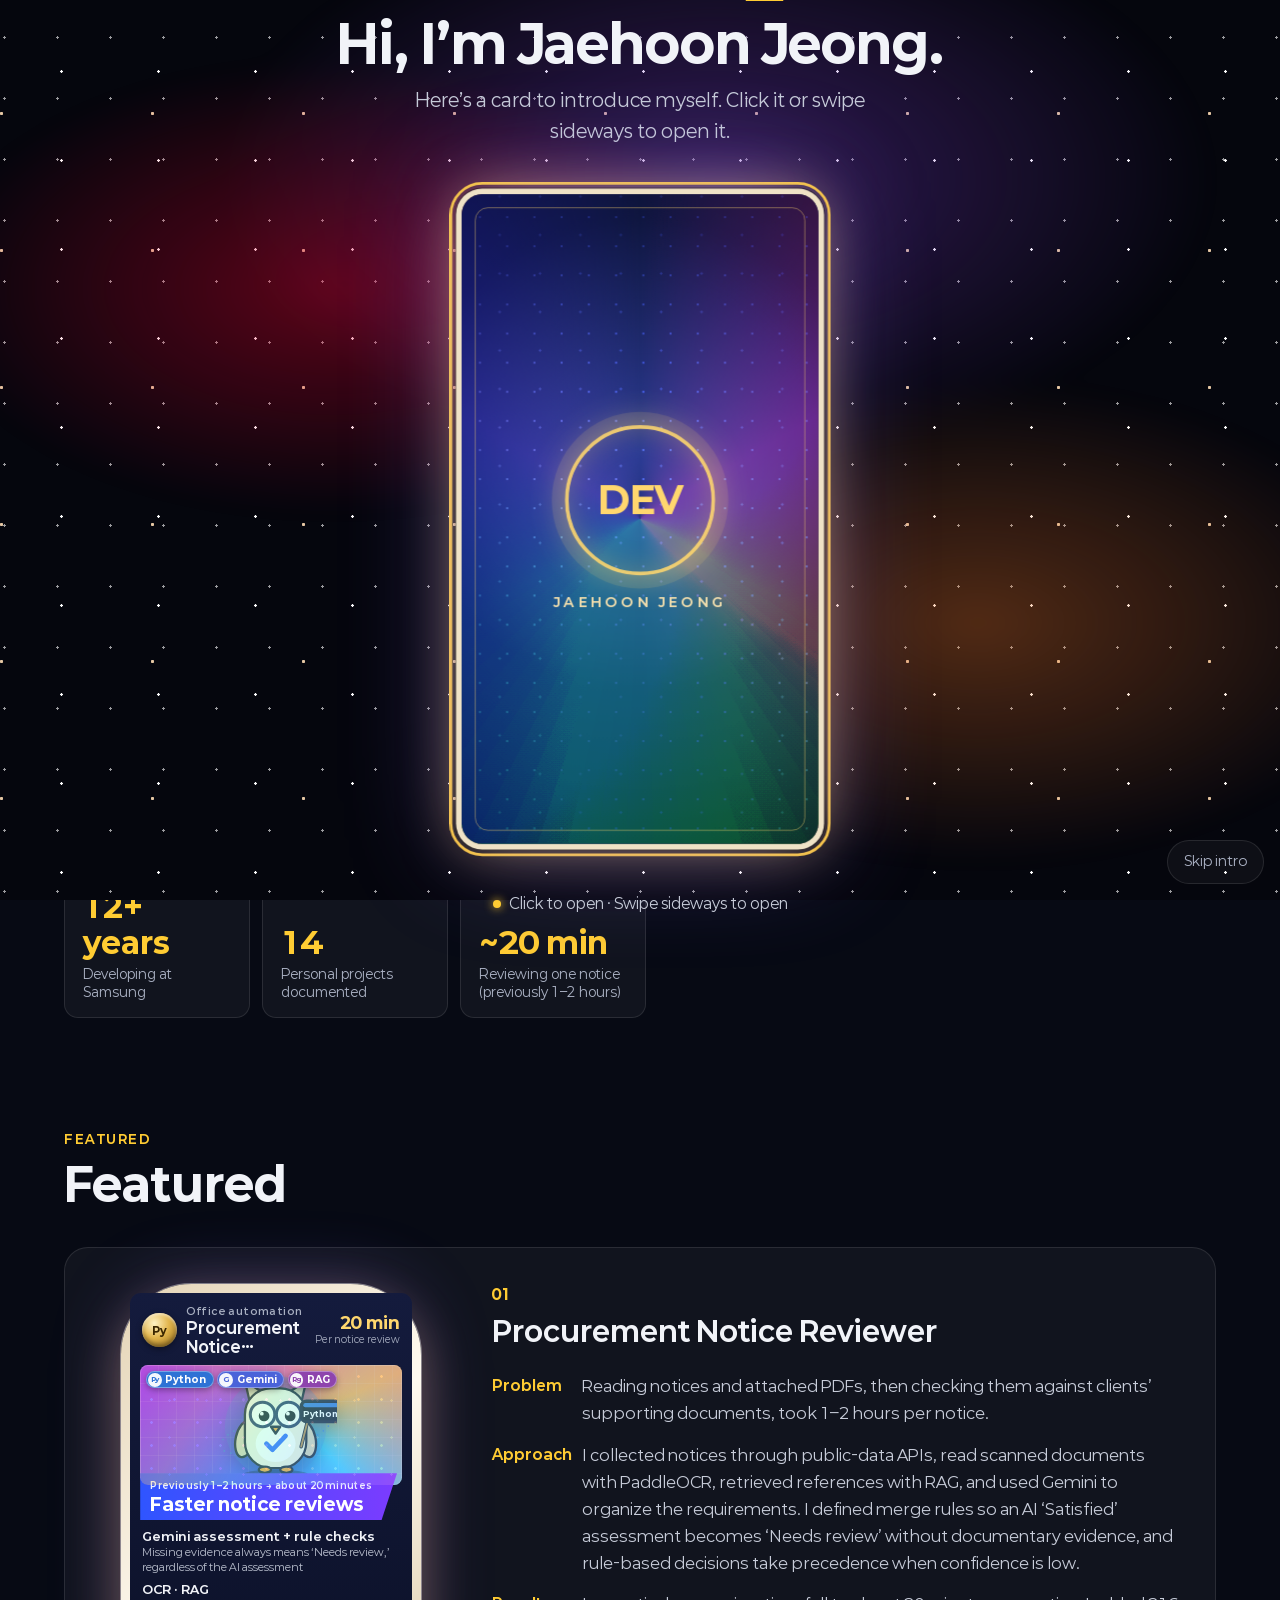
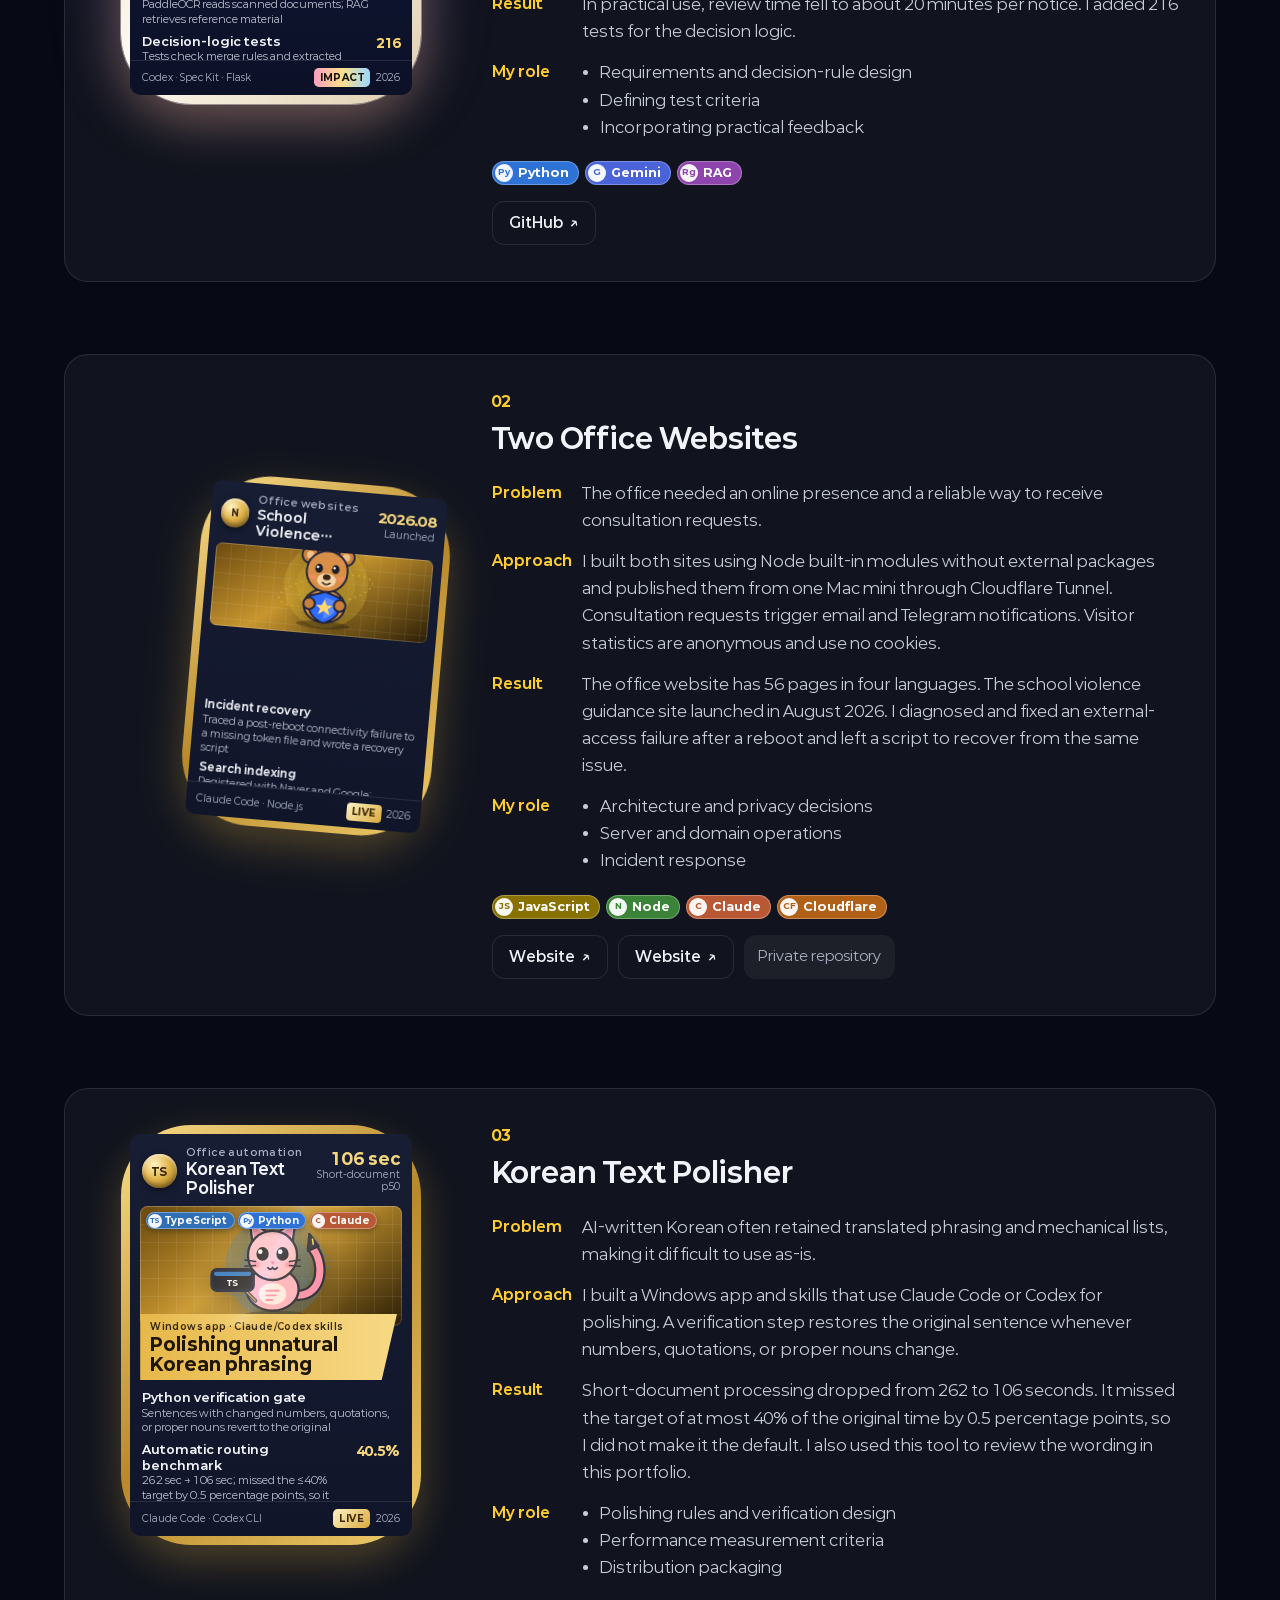
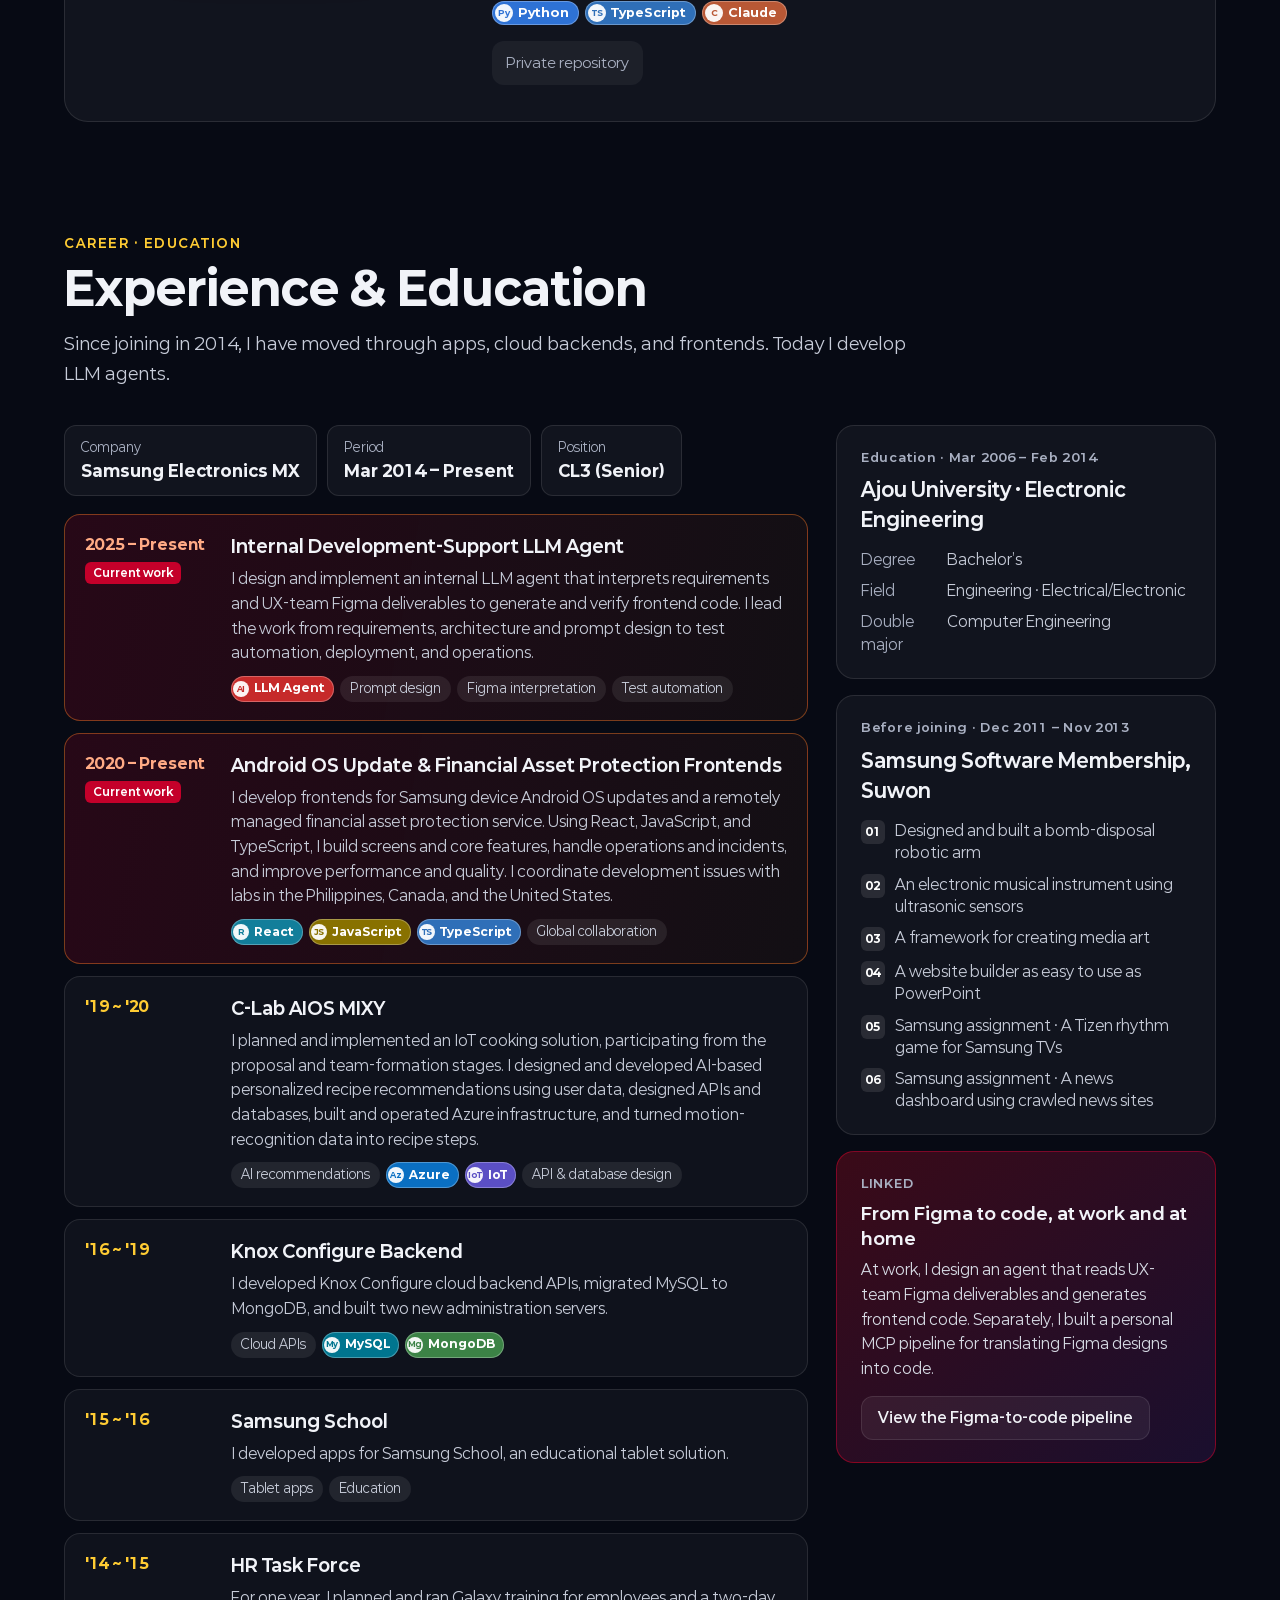
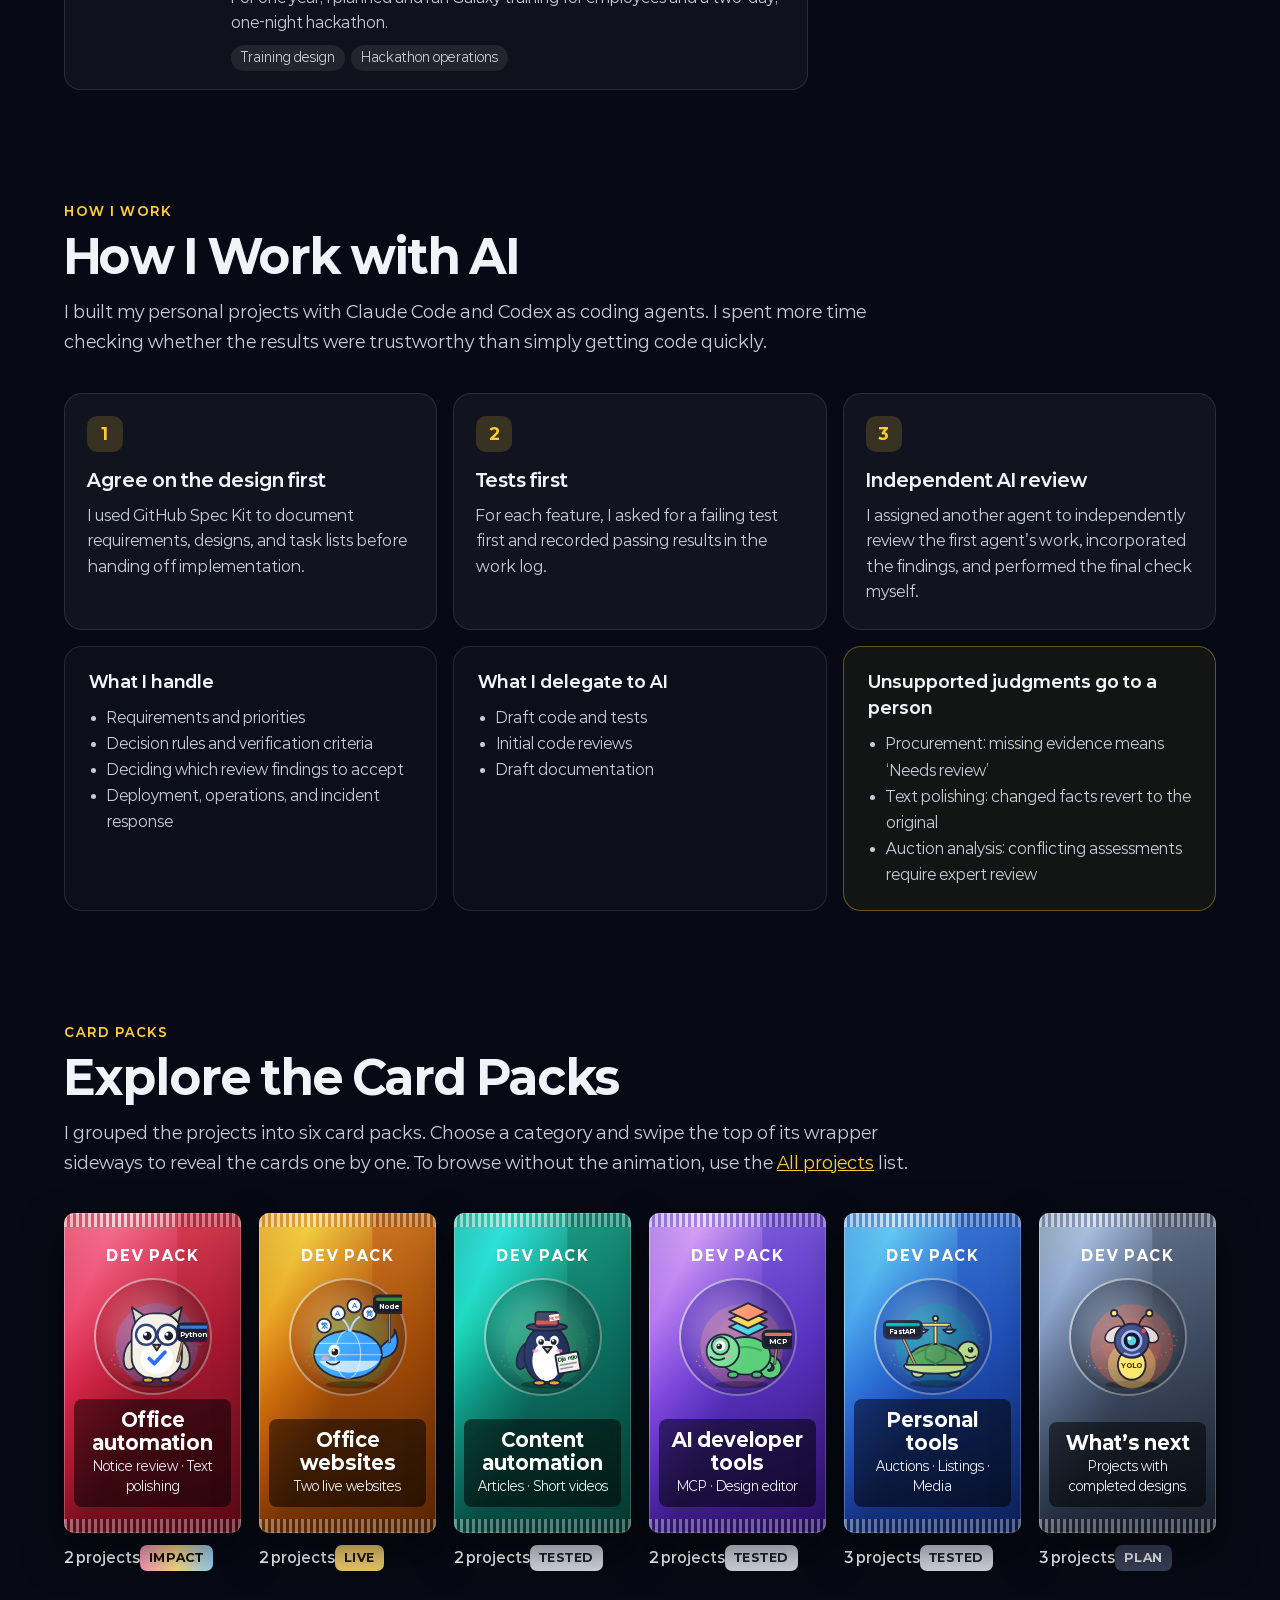
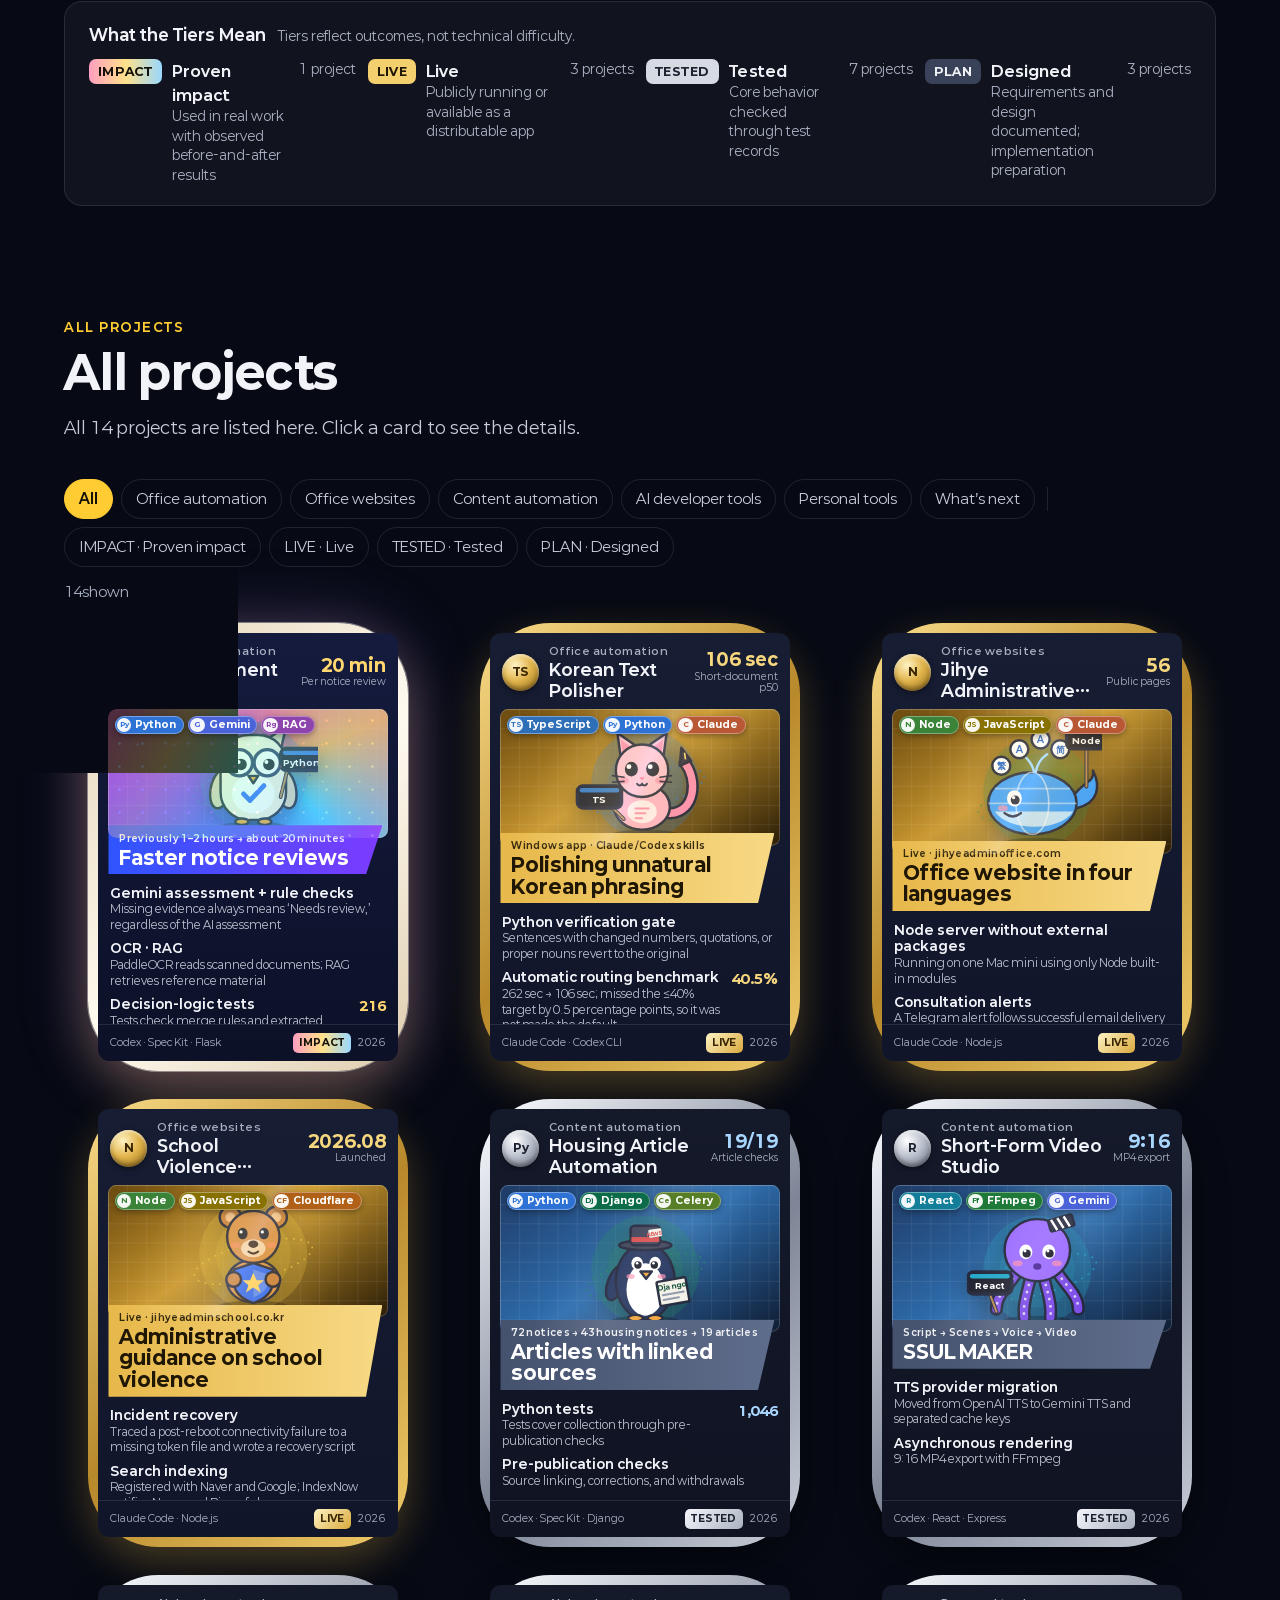
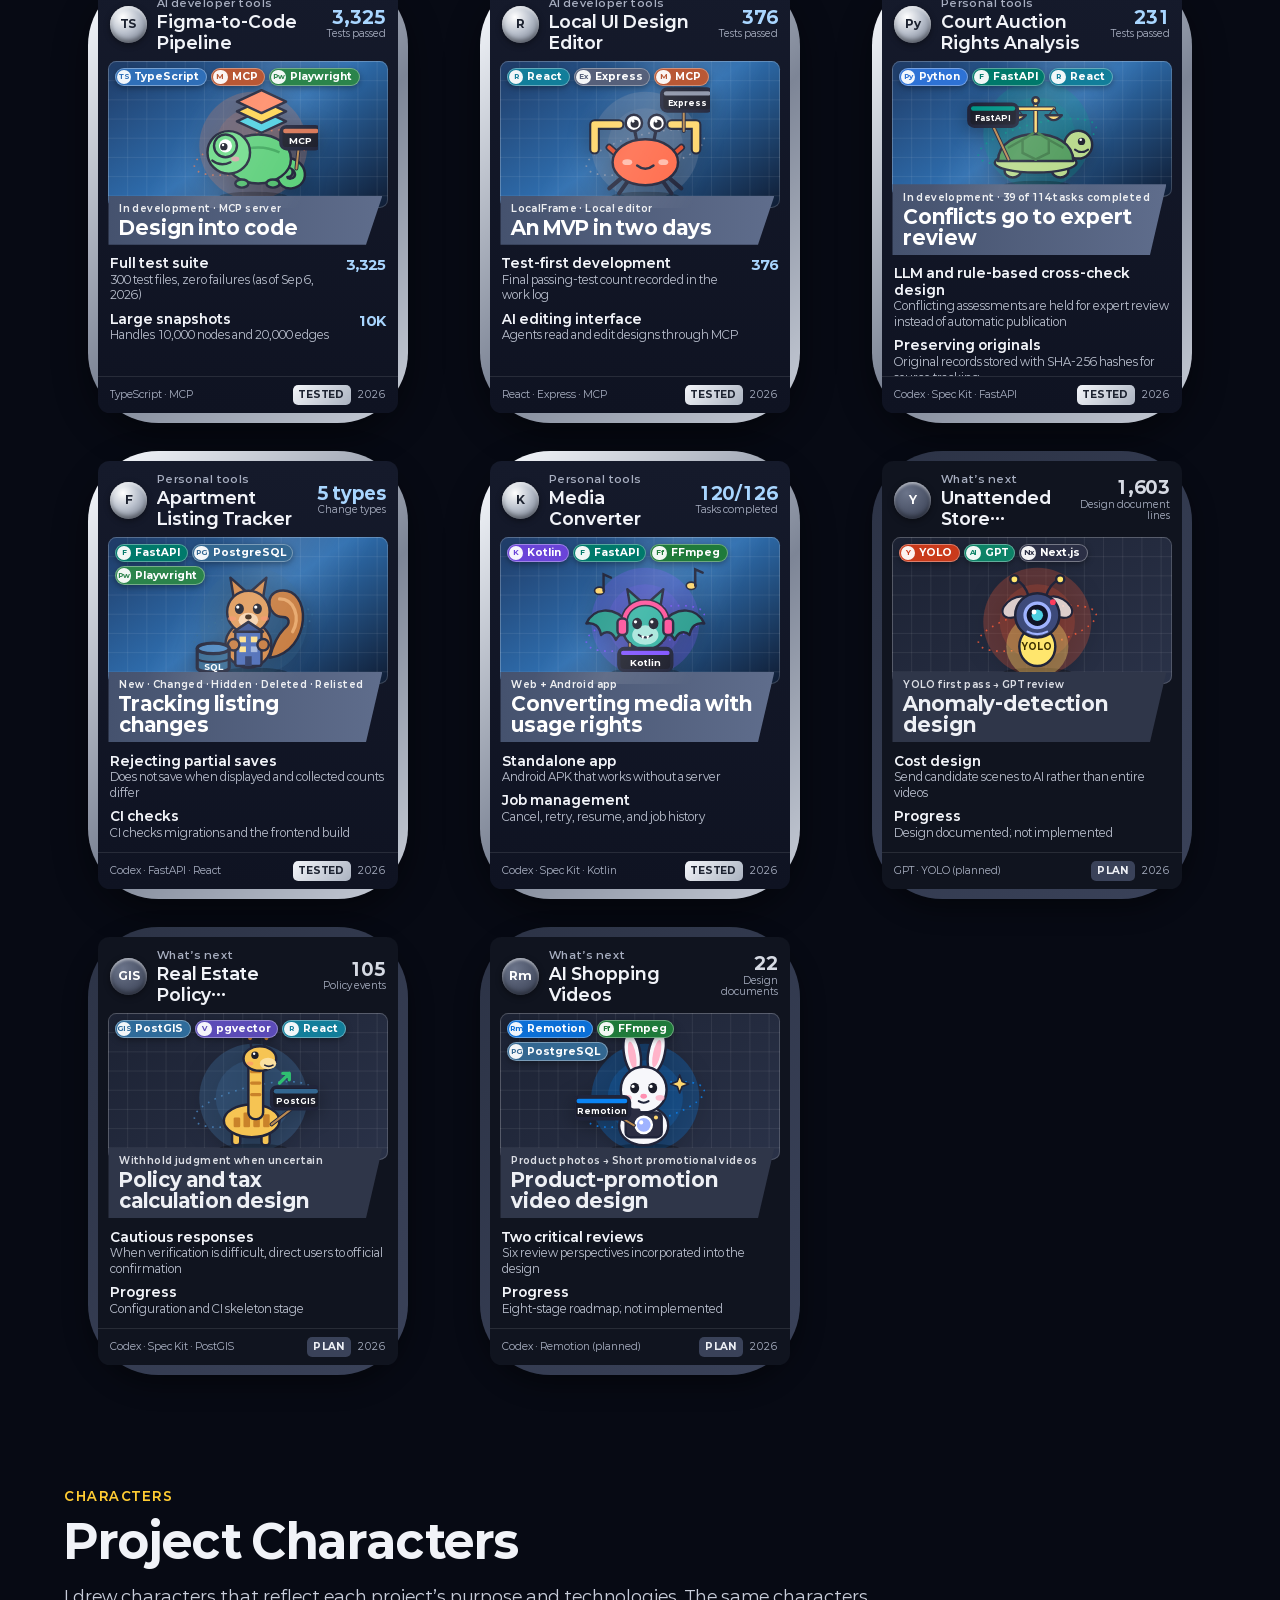
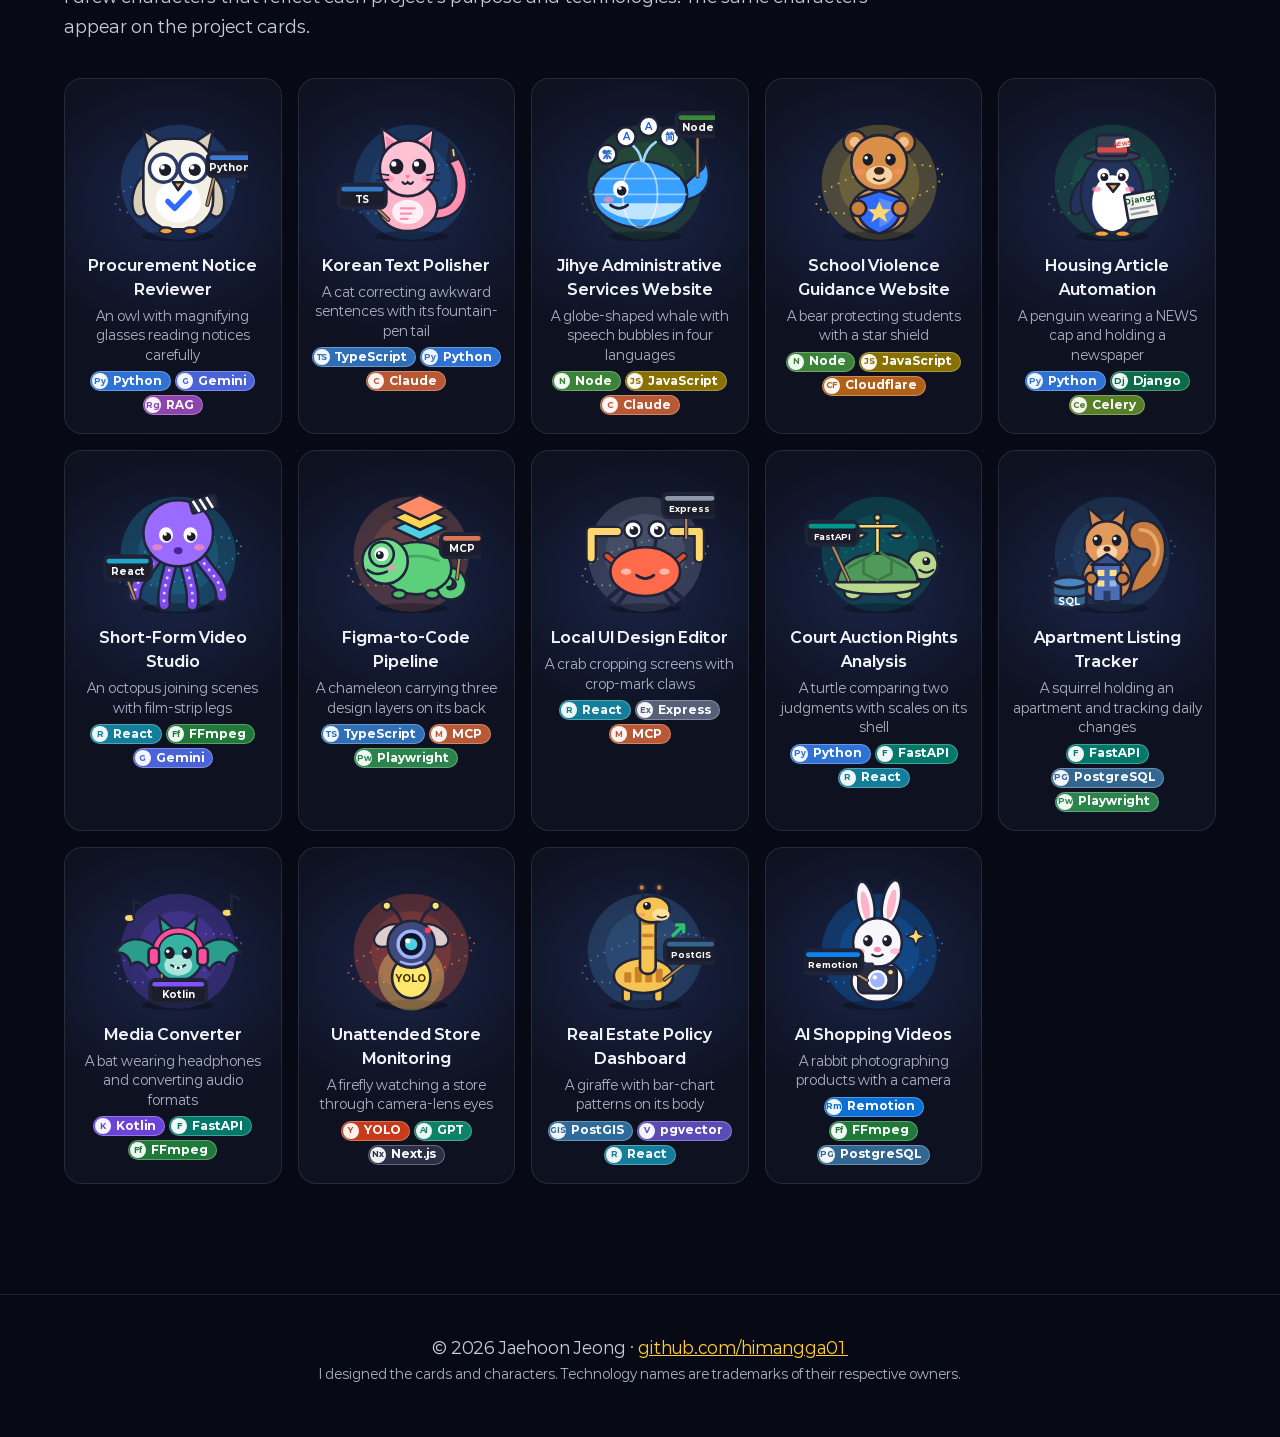
<file: en.html>
<!doctype html>
<html lang="en">
<head>
<meta charset="utf-8">
<meta name="viewport" content="width=device-width, initial-scale=1">
<title>Jaehoon Jeong Portfolio · DEV PACK</title>
<meta name="description" content="The portfolio of Jaehoon Jeong, a developer at Samsung Electronics MX. Fourteen personal projects built with LLM agents and AI coding agents, presented as cards.">
<meta name="color-scheme" content="dark">
<link rel="stylesheet" href="./assets/css/style.css">
<script>(function(){try{if(!location.hash||location.hash==='#top'){document.documentElement.classList.add('has-intro');}}catch(e){}})();</script>
<script src="./assets/js/data.en.js" defer></script>
<script src="./assets/js/app.en.js" defer></script>
</head>
<body>
<svg xmlns="http://www.w3.org/2000/svg" style="position:absolute;width:0;height:0;overflow:hidden" aria-hidden="true" focusable="false">
<symbol id="cr-owl" viewBox="-6 -6 172 172">
<circle cx="80" cy="88" r="66" fill="#3b7bd8" opacity=".26"/>
<circle cx="80" cy="88" r="46" fill="#3b7bd8" opacity=".18"/>
<ellipse cx="80" cy="96" rx="74" ry="22" fill="none" stroke="#3b7bd8" stroke-width="2" stroke-dasharray="2 7" opacity=".8" transform="rotate(-14 80 96)"/>
<ellipse cx="80" cy="150" rx="42" ry="6" fill="rgba(0,0,0,.28)"/>
<g>
<path stroke="#20243a" stroke-width="3" stroke-linejoin="round" stroke-linecap="round" d="M46 54 L40 28 L64 44 Z" fill="#d9cfb8"></path>
<path stroke="#20243a" stroke-width="3" stroke-linejoin="round" stroke-linecap="round" d="M114 54 L120 28 L96 44 Z" fill="#d9cfb8"></path>
<ellipse stroke="#20243a" stroke-width="3" stroke-linejoin="round" stroke-linecap="round" cx="40" cy="104" rx="12" ry="24" fill="#d9cfb8" transform="rotate(12 40 104)"></ellipse>
<ellipse stroke="#20243a" stroke-width="3" stroke-linejoin="round" stroke-linecap="round" cx="120" cy="104" rx="12" ry="24" fill="#d9cfb8" transform="rotate(-12 120 104)"></ellipse>
<rect stroke="#20243a" stroke-width="3" stroke-linejoin="round" stroke-linecap="round" x="40" y="38" width="80" height="104" rx="34" fill="#f4efe3"></rect>
<ellipse cx="80" cy="110" rx="26" ry="24" fill="#ffffff"></ellipse>
<path d="M68 110 L76 118 L93 100" stroke="#2f6bff" stroke-width="6" fill="none" stroke-linecap="round" stroke-linejoin="round"></path>
<circle cx="63" cy="72" r="16" fill="#ffffff" stroke="#2b3a67" stroke-width="4"></circle>
<circle cx="97" cy="72" r="16" fill="#ffffff" stroke="#2b3a67" stroke-width="4"></circle>
<path d="M79 72 L81 72" stroke="#2b3a67" stroke-width="4"></path>
<circle cx="65" cy="74" r="7" fill="#1b1d2a"></circle>
<circle cx="99" cy="74" r="7" fill="#1b1d2a"></circle>
<circle cx="62" cy="71" r="2.5" fill="#ffffff"></circle>
<circle cx="96" cy="71" r="2.5" fill="#ffffff"></circle>
<path stroke="#20243a" stroke-width="3" stroke-linejoin="round" stroke-linecap="round" d="M74 88 L86 88 L80 97 Z" fill="#f2a33a"></path>
<ellipse stroke="#20243a" stroke-width="3" stroke-linejoin="round" stroke-linecap="round" cx="66" cy="144" rx="8" ry="4" fill="#f2a33a"></ellipse>
<ellipse stroke="#20243a" stroke-width="3" stroke-linejoin="round" stroke-linecap="round" cx="94" cy="144" rx="8" ry="4" fill="#f2a33a"></ellipse>
<g transform="translate(139.0 68.0) scale(1.35) translate(-139.0 -68.0)">
<path d="M126 78 L120 102" stroke="#20243a" stroke-width="3.5" stroke-linecap="round"></path>
<path d="M126 78 L120 102" stroke="#b98a52" stroke-width="1.8" stroke-linecap="round"></path>
<rect stroke="#20243a" stroke-width="3" stroke-linejoin="round" stroke-linecap="round" x="120" y="58" width="38" height="20" rx="5" fill="#1b1d2a"></rect>
<rect x="122" y="60" width="34" height="4" rx="2" fill="#3b7bd8"></rect>
<text x="139.0" y="73.5" text-anchor="middle" font-family="Paperlogy, sans-serif" font-weight="800" font-size="8" fill="#ffffff">Python</text>
</g>
</g>
</symbol>
<symbol id="cr-cat" viewBox="-6 -6 172 172">
<circle cx="80" cy="88" r="66" fill="#3178c6" opacity=".26"/>
<circle cx="80" cy="88" r="46" fill="#3178c6" opacity=".18"/>
<ellipse cx="80" cy="96" rx="74" ry="22" fill="none" stroke="#3178c6" stroke-width="2" stroke-dasharray="2 7" opacity=".8" transform="rotate(-14 80 96)"/>
<ellipse cx="80" cy="150" rx="42" ry="6" fill="rgba(0,0,0,.28)"/>
<g>
<path d="M110 124 C142 122 144 82 128 62" stroke="#20243a" stroke-width="15" fill="none" stroke-linecap="round"></path>
<path d="M110 124 C142 122 144 82 128 62" stroke="#ff8fb1" stroke-width="9" fill="none" stroke-linecap="round"></path>
<path stroke="#20243a" stroke-width="3" stroke-linejoin="round" stroke-linecap="round" d="M122 66 L124 44 L136 60 Z" fill="#2b2d42"></path>
<path d="M128 50 L129 58" stroke="#ffd76e" stroke-width="2"></path>
<ellipse stroke="#20243a" stroke-width="3" stroke-linejoin="round" stroke-linecap="round" cx="76" cy="116" rx="34" ry="28" fill="#ffb3c9"></ellipse>
<ellipse cx="76" cy="122" rx="18" ry="14" fill="#fff0f5"></ellipse>
<path d="M68 118 H84 M68 124 H80 M68 130 H76" stroke="#ff8fb1" stroke-width="2.5" stroke-linecap="round"></path>
<path stroke="#20243a" stroke-width="3" stroke-linejoin="round" stroke-linecap="round" d="M50 56 L46 26 L72 44 Z" fill="#ffc2d4"></path>
<path stroke="#20243a" stroke-width="3" stroke-linejoin="round" stroke-linecap="round" d="M102 56 L106 26 L80 44 Z" fill="#ffc2d4"></path>
<path d="M52 50 L50 34 L64 44 Z" fill="#ff8fb1"></path>
<path d="M100 50 L102 34 L88 44 Z" fill="#ff8fb1"></path>
<circle stroke="#20243a" stroke-width="3" stroke-linejoin="round" stroke-linecap="round" cx="76" cy="72" r="32" fill="#ffc2d4"></circle>
<ellipse cx="63" cy="70" rx="8" ry="9" fill="#1b1d2a"></ellipse>
<ellipse cx="89" cy="70" rx="8" ry="9" fill="#1b1d2a"></ellipse>
<circle cx="60" cy="67" r="3" fill="#ffffff"></circle>
<circle cx="86" cy="67" r="3" fill="#ffffff"></circle>
<ellipse cx="54" cy="84" rx="6" ry="4" fill="#ff8fb1" opacity=".7"></ellipse>
<ellipse cx="98" cy="84" rx="6" ry="4" fill="#ff8fb1" opacity=".7"></ellipse>
<path d="M73 80 L79 80 L76 84 Z" fill="#ff6f91"></path>
<path d="M70 88 Q73 92 76 88 Q79 92 82 88" stroke="#20243a" stroke-width="2.5" fill="none" stroke-linecap="round"></path>
<path d="M40 78 L54 80 M40 86 L54 85 M112 78 L98 80 M112 86 L98 85" stroke="#20243a" stroke-width="2" stroke-linecap="round"></path>
<g transform="translate(24.0 104.0) scale(1.35) translate(-24.0 -104.0)">
<path d="M36 114 L46 124" stroke="#20243a" stroke-width="3.5" stroke-linecap="round"></path>
<path d="M36 114 L46 124" stroke="#b98a52" stroke-width="1.8" stroke-linecap="round"></path>
<rect stroke="#20243a" stroke-width="3" stroke-linejoin="round" stroke-linecap="round" x="4" y="94" width="40" height="20" rx="5" fill="#1b1d2a"></rect>
<rect x="6" y="96" width="36" height="4" rx="2" fill="#3178c6"></rect>
<text x="24.0" y="109.5" text-anchor="middle" font-family="Paperlogy, sans-serif" font-weight="800" font-size="8" fill="#ffffff">TS</text>
</g>
</g>
</symbol>
<symbol id="cr-whale" viewBox="-6 -6 172 172">
<circle cx="80" cy="88" r="66" fill="#3c873a" opacity=".26"/>
<circle cx="80" cy="88" r="46" fill="#3c873a" opacity=".18"/>
<ellipse cx="80" cy="96" rx="74" ry="22" fill="none" stroke="#3c873a" stroke-width="2" stroke-dasharray="2 7" opacity=".8" transform="rotate(-14 80 96)"/>
<ellipse cx="80" cy="150" rx="42" ry="6" fill="rgba(0,0,0,.28)"/>
<g>
<path stroke="#20243a" stroke-width="3" stroke-linejoin="round" stroke-linecap="round" d="M122 96 C136 74 150 78 148 62 C158 82 154 102 128 108 Z" fill="#3aa0ff"></path>
<ellipse stroke="#20243a" stroke-width="3" stroke-linejoin="round" stroke-linecap="round" cx="74" cy="102" rx="54" ry="38" fill="#3aa0ff"></ellipse>
<path d="M28 112 C44 136 106 138 124 112 Z" fill="#bfe4ff"></path>
<ellipse cx="74" cy="102" rx="20" ry="38" fill="none" stroke="rgba(255,255,255,.55)" stroke-width="2"></ellipse>
<path d="M20 102 H128 M28 84 H120" stroke="rgba(255,255,255,.45)" stroke-width="2"></path>
<ellipse cx="52" cy="96" rx="9" ry="10" fill="#ffffff"></ellipse>
<circle cx="53" cy="98" r="5.5" fill="#1b1d2a"></circle>
<circle cx="51" cy="95" r="2" fill="#ffffff"></circle>
<path d="M40 114 Q50 122 60 114" stroke="#20243a" stroke-width="3" fill="none" stroke-linecap="round"></path>
<ellipse cx="38" cy="108" rx="6" ry="3.5" fill="#ff8fb1" opacity=".7"></ellipse>
<path d="M76 64 C74 54 70 50 66 46 M78 64 C80 52 86 46 92 42" stroke="#9fd8ff" stroke-width="3" fill="none" stroke-linecap="round"></path>
<circle stroke="#20243a" stroke-width="3" stroke-linejoin="round" stroke-linecap="round" cx="58" cy="36" r="11" fill="#ffffff"></circle>
<circle stroke="#20243a" stroke-width="3" stroke-linejoin="round" stroke-linecap="round" cx="84" cy="24" r="11" fill="#ffffff"></circle>
<circle stroke="#20243a" stroke-width="3" stroke-linejoin="round" stroke-linecap="round" cx="108" cy="36" r="11" fill="#ffffff"></circle>
<circle stroke="#20243a" stroke-width="3" stroke-linejoin="round" stroke-linecap="round" cx="36" cy="56" r="11" fill="#ffffff"></circle>
<text x="58" y="40" text-anchor="middle" font-size="11" font-weight="700" fill="#1e62c9">A</text>
<text x="84" y="28" text-anchor="middle" font-size="11" font-weight="700" fill="#1e62c9">A</text>
<text x="108" y="40" text-anchor="middle" font-size="11" font-weight="700" fill="#1e62c9">简</text>
<text x="36" y="60" text-anchor="middle" font-size="11" font-weight="700" fill="#1e62c9">繁</text>
<g transform="translate(140.0 22.0) scale(1.35) translate(-140.0 -22.0)">
<path d="M140 32 L140 66" stroke="#20243a" stroke-width="3.5" stroke-linecap="round"></path>
<path d="M140 32 L140 66" stroke="#b98a52" stroke-width="1.8" stroke-linecap="round"></path>
<rect stroke="#20243a" stroke-width="3" stroke-linejoin="round" stroke-linecap="round" x="122" y="12" width="36" height="20" rx="5" fill="#1b1d2a"></rect>
<rect x="124" y="14" width="32" height="4" rx="2" fill="#3c873a"></rect>
<text x="140.0" y="27.5" text-anchor="middle" font-family="Paperlogy, sans-serif" font-weight="800" font-size="8" fill="#ffffff">Node</text>
</g>
</g>
</symbol>
<symbol id="cr-bear" viewBox="-6 -6 172 172">
<circle cx="80" cy="88" r="66" fill="#e8c23a" opacity=".26"/>
<circle cx="80" cy="88" r="46" fill="#e8c23a" opacity=".18"/>
<ellipse cx="80" cy="96" rx="74" ry="22" fill="none" stroke="#e8c23a" stroke-width="2" stroke-dasharray="2 7" opacity=".8" transform="rotate(-14 80 96)"/>
<ellipse cx="80" cy="150" rx="42" ry="6" fill="rgba(0,0,0,.28)"/>
<g>
<circle stroke="#20243a" stroke-width="3" stroke-linejoin="round" stroke-linecap="round" cx="52" cy="42" r="13" fill="#c9803d"></circle>
<circle stroke="#20243a" stroke-width="3" stroke-linejoin="round" stroke-linecap="round" cx="108" cy="42" r="13" fill="#c9803d"></circle>
<circle cx="52" cy="42" r="6" fill="#f2c08a"></circle>
<circle cx="108" cy="42" r="6" fill="#f2c08a"></circle>
<ellipse stroke="#20243a" stroke-width="3" stroke-linejoin="round" stroke-linecap="round" cx="80" cy="120" rx="32" ry="26" fill="#d98f47"></ellipse>
<circle stroke="#20243a" stroke-width="3" stroke-linejoin="round" stroke-linecap="round" cx="80" cy="66" r="32" fill="#d98f47"></circle>
<ellipse cx="80" cy="80" rx="15" ry="11" fill="#f5d3a8"></ellipse>
<ellipse cx="80" cy="75" rx="6" ry="4.5" fill="#3a2414"></ellipse>
<path d="M74 84 Q80 89 86 84" stroke="#3a2414" stroke-width="2.5" fill="none" stroke-linecap="round"></path>
<ellipse cx="67" cy="62" rx="6" ry="7" fill="#1b1d2a"></ellipse>
<ellipse cx="93" cy="62" rx="6" ry="7" fill="#1b1d2a"></ellipse>
<circle cx="65" cy="60" r="2" fill="#ffffff"></circle>
<circle cx="91" cy="60" r="2" fill="#ffffff"></circle>
<ellipse cx="58" cy="76" rx="6" ry="3.5" fill="#ff8f6b" opacity=".6"></ellipse>
<ellipse cx="102" cy="76" rx="6" ry="3.5" fill="#ff8f6b" opacity=".6"></ellipse>
<path stroke="#20243a" stroke-width="3" stroke-linejoin="round" stroke-linecap="round" d="M80 98 L104 106 V120 C104 134 94 142 80 147 C66 142 56 134 56 120 V106 Z" fill="#2f6bff"></path>
<path d="M80 106 L98 112 V120 C98 130 90 136 80 140 Z" fill="#5b8cff"></path>
<path d="M80 110 L84 119 L93 119 L86 125 L89 134 L80 128 L71 134 L74 125 L67 119 L76 119 Z" fill="#ffd76e"></path>
<circle stroke="#20243a" stroke-width="3" stroke-linejoin="round" stroke-linecap="round" cx="56" cy="118" r="9" fill="#c9803d"></circle>
<circle stroke="#20243a" stroke-width="3" stroke-linejoin="round" stroke-linecap="round" cx="104" cy="118" r="9" fill="#c9803d"></circle>
</g>
</symbol>
<symbol id="cr-penguin" viewBox="-6 -6 172 172">
<circle cx="80" cy="88" r="66" fill="#1f8a5c" opacity=".26"/>
<circle cx="80" cy="88" r="46" fill="#1f8a5c" opacity=".18"/>
<ellipse cx="80" cy="96" rx="74" ry="22" fill="none" stroke="#1f8a5c" stroke-width="2" stroke-dasharray="2 7" opacity=".8" transform="rotate(-14 80 96)"/>
<ellipse cx="80" cy="150" rx="42" ry="6" fill="rgba(0,0,0,.28)"/>
<g>
<ellipse stroke="#20243a" stroke-width="3" stroke-linejoin="round" stroke-linecap="round" cx="44" cy="104" rx="10" ry="22" fill="#22325c" transform="rotate(20 44 104)"></ellipse>
<ellipse stroke="#20243a" stroke-width="3" stroke-linejoin="round" stroke-linecap="round" cx="80" cy="102" rx="36" ry="46" fill="#22325c"></ellipse>
<ellipse cx="80" cy="112" rx="23" ry="32" fill="#ffffff"></ellipse>
<ellipse cx="70" cy="80" rx="7" ry="8" fill="#ffffff"></ellipse>
<ellipse cx="92" cy="80" rx="7" ry="8" fill="#ffffff"></ellipse>
<circle cx="71" cy="82" r="4.5" fill="#1b1d2a"></circle>
<circle cx="91" cy="82" r="4.5" fill="#1b1d2a"></circle>
<circle cx="70" cy="80" r="1.6" fill="#ffffff"></circle>
<circle cx="90" cy="80" r="1.6" fill="#ffffff"></circle>
<path stroke="#20243a" stroke-width="3" stroke-linejoin="round" stroke-linecap="round" d="M74 90 L88 90 L81 99 Z" fill="#f2a33a"></path>
<ellipse cx="62" cy="96" rx="5" ry="3" fill="#ff8fb1" opacity=".7"></ellipse>
<ellipse cx="100" cy="96" rx="5" ry="3" fill="#ff8fb1" opacity=".7"></ellipse>
<ellipse stroke="#20243a" stroke-width="3" stroke-linejoin="round" stroke-linecap="round" cx="80" cy="58" rx="32" ry="6" fill="#3b3f55"></ellipse>
<rect stroke="#20243a" stroke-width="3" stroke-linejoin="round" stroke-linecap="round" x="62" y="34" width="36" height="24" rx="5" fill="#3b3f55"></rect>
<rect x="63" y="48" width="34" height="6" fill="#d94a4a"></rect>
<rect x="84" y="38" width="16" height="10" rx="1.5" fill="#f4f1e8" transform="rotate(-8 92 43)"></rect>
<text x="92" y="46" text-anchor="middle" font-size="6" font-weight="800" fill="#d94a4a" transform="rotate(-8 92 43)">NEWS</text>
<g transform="rotate(-10 112 116)">
<rect stroke="#20243a" stroke-width="3" stroke-linejoin="round" stroke-linecap="round" x="96" y="100" width="36" height="30" rx="2" fill="#f4f1e8"></rect>
<text x="114" y="111" text-anchor="middle" font-family="Paperlogy, sans-serif" font-weight="800" font-size="8.5" fill="#0c4b33">Django</text>
<path d="M101 117 H127 M101 123 H120" stroke="#8e96aa" stroke-width="2.5" stroke-linecap="round"></path>
</g>
<ellipse stroke="#20243a" stroke-width="3" stroke-linejoin="round" stroke-linecap="round" cx="68" cy="147" rx="9" ry="4" fill="#f2a33a"></ellipse>
<ellipse stroke="#20243a" stroke-width="3" stroke-linejoin="round" stroke-linecap="round" cx="92" cy="147" rx="9" ry="4" fill="#f2a33a"></ellipse>
</g>
</symbol>
<symbol id="cr-octopus" viewBox="-6 -6 172 172">
<circle cx="80" cy="88" r="66" fill="#20a7c9" opacity=".26"/>
<circle cx="80" cy="88" r="46" fill="#20a7c9" opacity=".18"/>
<ellipse cx="80" cy="96" rx="74" ry="22" fill="none" stroke="#20a7c9" stroke-width="2" stroke-dasharray="2 7" opacity=".8" transform="rotate(-14 80 96)"/>
<ellipse cx="80" cy="150" rx="42" ry="6" fill="rgba(0,0,0,.28)"/>
<g>
<path d="M56 90 C44 110 30 118 30 136 M72 96 C68 116 62 128 64 146 M88 96 C92 116 98 128 96 146 M104 90 C116 110 130 118 130 136" stroke="#20243a" stroke-width="16" fill="none" stroke-linecap="round"></path>
<path d="M56 90 C44 110 30 118 30 136 M72 96 C68 116 62 128 64 146 M88 96 C92 116 98 128 96 146 M104 90 C116 110 130 118 130 136" stroke="#7c4ce8" stroke-width="10" fill="none" stroke-linecap="round"></path>
<path d="M56 90 C44 110 30 118 30 136 M72 96 C68 116 62 128 64 146 M88 96 C92 116 98 128 96 146 M104 90 C116 110 130 118 130 136" stroke="#ffffff" stroke-width="3" stroke-dasharray="3 6" fill="none" opacity=".75"></path>
<ellipse stroke="#20243a" stroke-width="3" stroke-linejoin="round" stroke-linecap="round" cx="80" cy="64" rx="40" ry="38" fill="#9b6bff"></ellipse>
<ellipse cx="66" cy="66" rx="8" ry="9" fill="#ffffff"></ellipse>
<ellipse cx="94" cy="66" rx="8" ry="9" fill="#ffffff"></ellipse>
<circle cx="67" cy="68" r="5" fill="#1b1d2a"></circle>
<circle cx="95" cy="68" r="5" fill="#1b1d2a"></circle>
<circle cx="65" cy="65" r="1.8" fill="#ffffff"></circle>
<circle cx="93" cy="65" r="1.8" fill="#ffffff"></circle>
<ellipse cx="80" cy="84" rx="5" ry="4" fill="#4a2596"></ellipse>
<ellipse cx="56" cy="80" rx="6" ry="3.5" fill="#ff8fb1" opacity=".7"></ellipse>
<ellipse cx="104" cy="80" rx="6" ry="3.5" fill="#ff8fb1" opacity=".7"></ellipse>
<g transform="rotate(-16 108 30)">
<rect stroke="#20243a" stroke-width="3" stroke-linejoin="round" stroke-linecap="round" x="94" y="24" width="30" height="14" rx="2" fill="#2b2d42"></rect>
<path d="M98 24 L102 38 M106 24 L110 38 M114 24 L118 38" stroke="#ffffff" stroke-width="3"></path>
</g>
<g transform="translate(22.0 104.0) scale(1.35) translate(-22.0 -104.0)">
<path d="M22 114 L28 130" stroke="#20243a" stroke-width="3.5" stroke-linecap="round"></path>
<path d="M22 114 L28 130" stroke="#b98a52" stroke-width="1.8" stroke-linecap="round"></path>
<rect stroke="#20243a" stroke-width="3" stroke-linejoin="round" stroke-linecap="round" x="2" y="94" width="40" height="20" rx="5" fill="#1b1d2a"></rect>
<rect x="4" y="96" width="36" height="4" rx="2" fill="#20a7c9"></rect>
<text x="22.0" y="109.5" text-anchor="middle" font-family="Paperlogy, sans-serif" font-weight="800" font-size="8" fill="#ffffff">React</text>
</g>
</g>
</symbol>
<symbol id="cr-chameleon" viewBox="-6 -6 172 172">
<circle cx="80" cy="88" r="66" fill="#d97757" opacity=".26"/>
<circle cx="80" cy="88" r="46" fill="#d97757" opacity=".18"/>
<ellipse cx="80" cy="96" rx="74" ry="22" fill="none" stroke="#d97757" stroke-width="2" stroke-dasharray="2 7" opacity=".8" transform="rotate(-14 80 96)"/>
<ellipse cx="80" cy="150" rx="42" ry="6" fill="rgba(0,0,0,.28)"/>
<g>
<path d="M114 108 C140 106 144 132 126 134 C114 135 112 120 122 120" stroke="#20243a" stroke-width="15" fill="none" stroke-linecap="round"></path>
<path d="M114 108 C140 106 144 132 126 134 C114 135 112 120 122 120" stroke="#5ccf7a" stroke-width="9" fill="none" stroke-linecap="round"></path>
<path stroke="#20243a" stroke-width="3" stroke-linejoin="round" stroke-linecap="round" d="M90 44 L120 58 L90 72 L60 58 Z" fill="#4dd0e1"></path>
<path stroke="#20243a" stroke-width="3" stroke-linejoin="round" stroke-linecap="round" d="M90 32 L120 46 L90 60 L60 46 Z" fill="#ffd54f"></path>
<path stroke="#20243a" stroke-width="3" stroke-linejoin="round" stroke-linecap="round" d="M90 20 L120 34 L90 48 L60 34 Z" fill="#ff8a65"></path>
<ellipse stroke="#20243a" stroke-width="3" stroke-linejoin="round" stroke-linecap="round" cx="86" cy="104" rx="40" ry="30" fill="#5ccf7a"></ellipse>
<path d="M60 96 Q86 84 112 96" stroke="#3ea85c" stroke-width="3" fill="none"></path>
<circle stroke="#20243a" stroke-width="3" stroke-linejoin="round" stroke-linecap="round" cx="50" cy="96" r="26" fill="#6fdc8a"></circle>
<circle stroke="#20243a" stroke-width="3" stroke-linejoin="round" stroke-linecap="round" cx="46" cy="88" r="14" fill="#6fdc8a"></circle>
<circle cx="46" cy="88" r="8" fill="#ffffff"></circle>
<circle cx="44" cy="89" r="4.5" fill="#1b1d2a"></circle>
<circle cx="43" cy="87" r="1.5" fill="#ffffff"></circle>
<path d="M30 106 Q40 114 52 108" stroke="#20243a" stroke-width="3" fill="none" stroke-linecap="round"></path>
<ellipse cx="58" cy="104" rx="5" ry="3" fill="#ff8fb1" opacity=".7"></ellipse>
<ellipse stroke="#20243a" stroke-width="3" stroke-linejoin="round" stroke-linecap="round" cx="66" cy="134" rx="8" ry="5" fill="#4fbd6c"></ellipse>
<ellipse stroke="#20243a" stroke-width="3" stroke-linejoin="round" stroke-linecap="round" cx="104" cy="134" rx="8" ry="5" fill="#4fbd6c"></ellipse>
<g transform="translate(138.0 78.0) scale(1.35) translate(-138.0 -78.0)">
<path d="M136 88 L134 106" stroke="#20243a" stroke-width="3.5" stroke-linecap="round"></path>
<path d="M136 88 L134 106" stroke="#b98a52" stroke-width="1.8" stroke-linecap="round"></path>
<rect stroke="#20243a" stroke-width="3" stroke-linejoin="round" stroke-linecap="round" x="120" y="68" width="36" height="20" rx="5" fill="#1b1d2a"></rect>
<rect x="122" y="70" width="32" height="4" rx="2" fill="#d97757"></rect>
<text x="138.0" y="83.5" text-anchor="middle" font-family="Paperlogy, sans-serif" font-weight="800" font-size="8" fill="#ffffff">MCP</text>
</g>
</g>
</symbol>
<symbol id="cr-crab" viewBox="-6 -6 172 172">
<circle cx="80" cy="88" r="66" fill="#8e96aa" opacity=".26"/>
<circle cx="80" cy="88" r="46" fill="#8e96aa" opacity=".18"/>
<ellipse cx="80" cy="96" rx="74" ry="22" fill="none" stroke="#8e96aa" stroke-width="2" stroke-dasharray="2 7" opacity=".8" transform="rotate(-14 80 96)"/>
<ellipse cx="80" cy="150" rx="42" ry="6" fill="rgba(0,0,0,.28)"/>
<g>
<path d="M52 104 L36 90 M108 104 L124 90" stroke="#20243a" stroke-width="9" stroke-linecap="round"></path>
<path d="M52 104 L36 90 M108 104 L124 90" stroke="#e04b2a" stroke-width="5" stroke-linecap="round"></path>
<path d="M18 92 V62 H48" stroke="#20243a" stroke-width="13" fill="none" stroke-linecap="round" stroke-linejoin="round"></path>
<path d="M18 92 V62 H48" stroke="#ffd76e" stroke-width="8" fill="none" stroke-linecap="round" stroke-linejoin="round"></path>
<path d="M142 92 V62 H112" stroke="#20243a" stroke-width="13" fill="none" stroke-linecap="round" stroke-linejoin="round"></path>
<path d="M142 92 V62 H112" stroke="#ffd76e" stroke-width="8" fill="none" stroke-linecap="round" stroke-linejoin="round"></path>
<path d="M50 128 L36 140 M58 132 L48 146 M110 128 L124 140 M102 132 L112 146" stroke="#20243a" stroke-width="5" stroke-linecap="round"></path>
<path d="M70 84 L66 64 M90 84 L94 64" stroke="#20243a" stroke-width="4" stroke-linecap="round"></path>
<ellipse stroke="#20243a" stroke-width="3" stroke-linejoin="round" stroke-linecap="round" cx="80" cy="108" rx="40" ry="28" fill="#ff6b4a"></ellipse>
<circle stroke="#20243a" stroke-width="3" stroke-linejoin="round" stroke-linecap="round" cx="66" cy="60" r="10" fill="#ffffff"></circle>
<circle stroke="#20243a" stroke-width="3" stroke-linejoin="round" stroke-linecap="round" cx="94" cy="60" r="10" fill="#ffffff"></circle>
<circle cx="67" cy="61" r="5" fill="#1b1d2a"></circle>
<circle cx="95" cy="61" r="5" fill="#1b1d2a"></circle>
<circle cx="65" cy="58" r="1.8" fill="#ffffff"></circle>
<circle cx="93" cy="58" r="1.8" fill="#ffffff"></circle>
<path d="M70 112 Q80 120 90 112" stroke="#20243a" stroke-width="3" fill="none" stroke-linecap="round"></path>
<ellipse cx="58" cy="108" rx="6" ry="3.5" fill="#ffd0c2" opacity=".8"></ellipse>
<ellipse cx="102" cy="108" rx="6" ry="3.5" fill="#ffd0c2" opacity=".8"></ellipse>
<g transform="translate(131.0 32.0) scale(1.35) translate(-131.0 -32.0)">
<path d="M128 42 L128 60" stroke="#20243a" stroke-width="3.5" stroke-linecap="round"></path>
<path d="M128 42 L128 60" stroke="#b98a52" stroke-width="1.8" stroke-linecap="round"></path>
<rect stroke="#20243a" stroke-width="3" stroke-linejoin="round" stroke-linecap="round" x="108" y="22" width="46" height="20" rx="5" fill="#1b1d2a"></rect>
<rect x="110" y="24" width="42" height="4" rx="2" fill="#8e96aa"></rect>
<text x="131.0" y="37.5" text-anchor="middle" font-family="Paperlogy, sans-serif" font-weight="800" font-size="7" fill="#ffffff">Express</text>
</g>
</g>
</symbol>
<symbol id="cr-turtle" viewBox="-6 -6 172 172">
<circle cx="80" cy="88" r="66" fill="#009688" opacity=".26"/>
<circle cx="80" cy="88" r="46" fill="#009688" opacity=".18"/>
<ellipse cx="80" cy="96" rx="74" ry="22" fill="none" stroke="#009688" stroke-width="2" stroke-dasharray="2 7" opacity=".8" transform="rotate(-14 80 96)"/>
<ellipse cx="80" cy="150" rx="42" ry="6" fill="rgba(0,0,0,.28)"/>
<g>
<ellipse stroke="#20243a" stroke-width="3" stroke-linejoin="round" stroke-linecap="round" cx="50" cy="132" rx="10" ry="8" fill="#b8d98a"></ellipse>
<ellipse stroke="#20243a" stroke-width="3" stroke-linejoin="round" stroke-linecap="round" cx="108" cy="132" rx="10" ry="8" fill="#b8d98a"></ellipse>
<circle stroke="#20243a" stroke-width="3" stroke-linejoin="round" stroke-linecap="round" cx="130" cy="100" r="17" fill="#b8d98a"></circle>
<circle cx="134" cy="96" r="4.5" fill="#1b1d2a"></circle>
<circle cx="133" cy="94" r="1.6" fill="#ffffff"></circle>
<path d="M126 106 Q134 112 142 106" stroke="#20243a" stroke-width="2.5" fill="none" stroke-linecap="round"></path>
<ellipse stroke="#20243a" stroke-width="3" stroke-linejoin="round" stroke-linecap="round" cx="78" cy="122" rx="50" ry="12" fill="#b8d98a"></ellipse>
<path stroke="#20243a" stroke-width="3" stroke-linejoin="round" stroke-linecap="round" d="M32 120 C32 76 124 76 124 120 Z" fill="#4f9a5b"></path>
<path d="M78 84 L94 94 L94 110 L78 118 L62 110 L62 94 Z M62 94 L44 104 M94 94 L112 104 M78 118 V120" stroke="#3c7a46" stroke-width="3" fill="none"></path>
<path d="M78 48 V84" stroke="#20243a" stroke-width="6" stroke-linecap="round"></path>
<path d="M78 48 V84" stroke="#ffd76e" stroke-width="3" stroke-linecap="round"></path>
<path d="M56 56 H100" stroke="#20243a" stroke-width="6" stroke-linecap="round"></path>
<path d="M56 56 H100" stroke="#ffd76e" stroke-width="3" stroke-linecap="round"></path>
<path stroke="#20243a" stroke-width="3" stroke-linejoin="round" stroke-linecap="round" d="M46 64 Q56 76 66 64 Z" fill="#ffd76e"></path>
<path stroke="#20243a" stroke-width="3" stroke-linejoin="round" stroke-linecap="round" d="M90 64 Q100 76 110 64 Z" fill="#ffd76e"></path>
<path d="M56 56 L50 64 M56 56 L62 64 M100 56 L94 64 M100 56 L106 64" stroke="#20243a" stroke-width="1.5"></path>
<circle stroke="#20243a" stroke-width="3" stroke-linejoin="round" stroke-linecap="round" cx="78" cy="46" r="4" fill="#ffd76e"></circle>
<g transform="translate(26.0 64.0) scale(1.35) translate(-26.0 -64.0)">
<path d="M26 74 L40 104" stroke="#20243a" stroke-width="3.5" stroke-linecap="round"></path>
<path d="M26 74 L40 104" stroke="#b98a52" stroke-width="1.8" stroke-linecap="round"></path>
<rect stroke="#20243a" stroke-width="3" stroke-linejoin="round" stroke-linecap="round" x="4" y="54" width="44" height="20" rx="5" fill="#1b1d2a"></rect>
<rect x="6" y="56" width="40" height="4" rx="2" fill="#009688"></rect>
<text x="26.0" y="69.5" text-anchor="middle" font-family="Paperlogy, sans-serif" font-weight="800" font-size="7" fill="#ffffff">FastAPI</text>
</g>
</g>
</symbol>
<symbol id="cr-squirrel" viewBox="-6 -6 172 172">
<circle cx="80" cy="88" r="66" fill="#336791" opacity=".26"/>
<circle cx="80" cy="88" r="46" fill="#336791" opacity=".18"/>
<ellipse cx="80" cy="96" rx="74" ry="22" fill="none" stroke="#336791" stroke-width="2" stroke-dasharray="2 7" opacity=".8" transform="rotate(-14 80 96)"/>
<ellipse cx="80" cy="150" rx="42" ry="6" fill="rgba(0,0,0,.28)"/>
<g>
<path stroke="#20243a" stroke-width="3" stroke-linejoin="round" stroke-linecap="round" d="M100 132 C152 124 152 44 112 50 C92 54 98 82 116 82 C124 82 126 90 118 96 C110 104 104 116 100 132 Z" fill="#c77b3e"></path>
<path d="M112 60 C130 60 138 82 128 100" stroke="#e8a86b" stroke-width="4" fill="none" stroke-linecap="round"></path>
<ellipse stroke="#20243a" stroke-width="3" stroke-linejoin="round" stroke-linecap="round" cx="74" cy="116" rx="28" ry="28" fill="#d58a4a"></ellipse>
<path stroke="#20243a" stroke-width="3" stroke-linejoin="round" stroke-linecap="round" d="M56 58 L52 34 L70 50 Z" fill="#d58a4a"></path>
<path stroke="#20243a" stroke-width="3" stroke-linejoin="round" stroke-linecap="round" d="M92 58 L96 34 L78 50 Z" fill="#d58a4a"></path>
<circle stroke="#20243a" stroke-width="3" stroke-linejoin="round" stroke-linecap="round" cx="74" cy="76" r="26" fill="#e09a5a"></circle>
<ellipse cx="74" cy="86" rx="12" ry="9" fill="#f7d3ae"></ellipse>
<ellipse cx="74" cy="82" rx="4" ry="3" fill="#3a2414"></ellipse>
<ellipse cx="63" cy="72" rx="5.5" ry="6.5" fill="#1b1d2a"></ellipse>
<ellipse cx="85" cy="72" rx="5.5" ry="6.5" fill="#1b1d2a"></ellipse>
<circle cx="61" cy="70" r="2" fill="#ffffff"></circle>
<circle cx="83" cy="70" r="2" fill="#ffffff"></circle>
<ellipse cx="54" cy="84" rx="5" ry="3" fill="#ff8f6b" opacity=".6"></ellipse>
<ellipse cx="94" cy="84" rx="5" ry="3" fill="#ff8f6b" opacity=".6"></ellipse>
<rect stroke="#20243a" stroke-width="3" stroke-linejoin="round" stroke-linecap="round" x="58" y="98" width="32" height="44" rx="3" fill="#4b6cb7"></rect>
<path stroke="#20243a" stroke-width="3" stroke-linejoin="round" stroke-linecap="round" d="M56 100 L74 88 L92 100 Z" fill="#344f8f"></path>
<rect x="63" y="106" width="8" height="7" fill="#ffe08a"></rect>
<rect x="77" y="106" width="8" height="7" fill="#ffe08a"></rect>
<rect x="63" y="118" width="8" height="7" fill="#ffe08a"></rect>
<rect x="77" y="118" width="8" height="7" fill="#9fb3d9"></rect>
<rect x="70" y="130" width="8" height="12" fill="#2b3a67"></rect>
<circle stroke="#20243a" stroke-width="3" stroke-linejoin="round" stroke-linecap="round" cx="56" cy="116" r="7" fill="#c77b3e"></circle>
<circle stroke="#20243a" stroke-width="3" stroke-linejoin="round" stroke-linecap="round" cx="92" cy="116" r="7" fill="#c77b3e"></circle>
<g transform="translate(31 136) scale(1.3) translate(-31 -136)">
<path stroke="#20243a" stroke-width="3" stroke-linejoin="round" stroke-linecap="round" d="M16 124 V142 C16 148 46 148 46 142 V124" fill="#336791"></path>
<ellipse stroke="#20243a" stroke-width="3" stroke-linejoin="round" stroke-linecap="round" cx="31" cy="124" rx="15" ry="5" fill="#4a86c0"></ellipse>
<path d="M16 133 C16 138 46 138 46 133" stroke="#20243a" stroke-width="2" fill="none"></path>
<text x="31" y="144" text-anchor="middle" font-family="Paperlogy, sans-serif" font-weight="800" font-size="8" fill="#ffffff">SQL</text>
</g>
</g>
</symbol>
<symbol id="cr-bat" viewBox="-6 -6 172 172">
<circle cx="80" cy="88" r="66" fill="#7f52ff" opacity=".26"/>
<circle cx="80" cy="88" r="46" fill="#7f52ff" opacity=".18"/>
<ellipse cx="80" cy="96" rx="74" ry="22" fill="none" stroke="#7f52ff" stroke-width="2" stroke-dasharray="2 7" opacity=".8" transform="rotate(-14 80 96)"/>
<ellipse cx="80" cy="150" rx="42" ry="6" fill="rgba(0,0,0,.28)"/>
<g>
<path stroke="#20243a" stroke-width="3" stroke-linejoin="round" stroke-linecap="round" d="M60 90 C40 66 16 72 8 90 C18 88 24 94 26 104 C32 98 40 100 44 110 C48 102 56 100 60 104 Z" fill="#2a9d8f"></path>
<path stroke="#20243a" stroke-width="3" stroke-linejoin="round" stroke-linecap="round" d="M100 90 C120 66 144 72 152 90 C142 88 136 94 134 104 C128 98 120 100 116 110 C112 102 104 100 100 104 Z" fill="#2a9d8f"></path>
<path stroke="#20243a" stroke-width="3" stroke-linejoin="round" stroke-linecap="round" d="M62 72 L58 48 L76 64 Z" fill="#2a9d8f"></path>
<path stroke="#20243a" stroke-width="3" stroke-linejoin="round" stroke-linecap="round" d="M98 72 L102 48 L84 64 Z" fill="#2a9d8f"></path>
<circle stroke="#20243a" stroke-width="3" stroke-linejoin="round" stroke-linecap="round" cx="80" cy="94" r="28" fill="#34b3a3"></circle>
<ellipse cx="80" cy="104" rx="16" ry="12" fill="#a8e6dc"></ellipse>
<ellipse cx="70" cy="90" rx="6" ry="7" fill="#1b1d2a"></ellipse>
<ellipse cx="90" cy="90" rx="6" ry="7" fill="#1b1d2a"></ellipse>
<circle cx="68" cy="88" r="2" fill="#ffffff"></circle>
<circle cx="88" cy="88" r="2" fill="#ffffff"></circle>
<path d="M72 104 Q80 110 88 104" stroke="#20243a" stroke-width="2.5" fill="none" stroke-linecap="round"></path>
<path d="M75 105 L77 110 L79 105 M81 105 L83 110 L85 105" fill="#ffffff"></path>
<path d="M54 90 C54 56 106 56 106 90" stroke="#20243a" stroke-width="9" fill="none" stroke-linecap="round"></path>
<path d="M54 90 C54 56 106 56 106 90" stroke="#ff4f9a" stroke-width="5" fill="none" stroke-linecap="round"></path>
<rect stroke="#20243a" stroke-width="3" stroke-linejoin="round" stroke-linecap="round" x="46" y="84" width="12" height="20" rx="5" fill="#ff4f9a"></rect>
<rect stroke="#20243a" stroke-width="3" stroke-linejoin="round" stroke-linecap="round" x="102" y="84" width="12" height="20" rx="5" fill="#ff4f9a"></rect>
<g fill="#ffd76e" stroke="#20243a" stroke-width="2">
<ellipse cx="24" cy="50" rx="6" ry="4.5"></ellipse>
<ellipse cx="136" cy="44" rx="6" ry="4.5"></ellipse>
</g>
<path d="M29 50 V30 L38 34 M141 44 V24 L150 28" stroke="#20243a" stroke-width="3" fill="none" stroke-linecap="round"></path>
<g transform="translate(80.0 134.0) scale(1.35) translate(-80.0 -134.0)">
<path d="M66 120 L66 124" stroke="#20243a" stroke-width="3.5" stroke-linecap="round"></path>
<path d="M66 120 L66 124" stroke="#b98a52" stroke-width="1.8" stroke-linecap="round"></path>
<rect stroke="#20243a" stroke-width="3" stroke-linejoin="round" stroke-linecap="round" x="56" y="124" width="48" height="20" rx="5" fill="#1b1d2a"></rect>
<rect x="58" y="126" width="44" height="4" rx="2" fill="#7f52ff"></rect>
<text x="80.0" y="139.5" text-anchor="middle" font-family="Paperlogy, sans-serif" font-weight="800" font-size="8" fill="#ffffff">Kotlin</text>
</g>
</g>
</symbol>
<symbol id="cr-firefly" viewBox="-6 -6 172 172">
<circle cx="80" cy="88" r="66" fill="#ff5c38" opacity=".26"/>
<circle cx="80" cy="88" r="46" fill="#ff5c38" opacity=".18"/>
<ellipse cx="80" cy="96" rx="74" ry="22" fill="none" stroke="#ff5c38" stroke-width="2" stroke-dasharray="2 7" opacity=".8" transform="rotate(-14 80 96)"/>
<ellipse cx="80" cy="150" rx="42" ry="6" fill="rgba(0,0,0,.28)"/>
<g>
<circle cx="80" cy="118" r="38" fill="#ffe66d" opacity=".35"></circle>
<ellipse cx="54" cy="70" rx="18" ry="11" fill="rgba(255,255,255,.75)" stroke="#20243a" stroke-width="2.5" transform="rotate(-30 54 70)"></ellipse>
<ellipse cx="106" cy="70" rx="18" ry="11" fill="rgba(255,255,255,.75)" stroke="#20243a" stroke-width="2.5" transform="rotate(30 106 70)"></ellipse>
<ellipse stroke="#20243a" stroke-width="3" stroke-linejoin="round" stroke-linecap="round" cx="80" cy="118" rx="22" ry="24" fill="#ffe66d"></ellipse>
<text x="80" y="123" text-anchor="middle" font-family="Paperlogy, sans-serif" font-weight="800" font-size="11" fill="#3d3000">YOLO</text>
<path d="M70 58 C66 44 58 38 52 36 M90 58 C94 44 102 38 108 36" stroke="#20243a" stroke-width="3" fill="none" stroke-linecap="round"></path>
<circle stroke="#20243a" stroke-width="3" stroke-linejoin="round" stroke-linecap="round" cx="52" cy="36" r="5" fill="#ffe66d"></circle>
<circle stroke="#20243a" stroke-width="3" stroke-linejoin="round" stroke-linecap="round" cx="108" cy="36" r="5" fill="#ffe66d"></circle>
<circle stroke="#20243a" stroke-width="3" stroke-linejoin="round" stroke-linecap="round" cx="80" cy="80" r="27" fill="#3d4a7a"></circle>
<circle cx="80" cy="80" r="15" fill="#0f1428" stroke="#9fb3ff" stroke-width="4"></circle>
<circle cx="80" cy="80" r="7" fill="#4dd0e1"></circle>
<circle cx="76" cy="76" r="3" fill="#ffffff"></circle>
<circle cx="99" cy="64" r="3.5" fill="#ff3b5c"></circle>
<path d="M68 100 Q80 106 92 100" stroke="#9fb3ff" stroke-width="2.5" fill="none" stroke-linecap="round"></path>
</g>
</symbol>
<symbol id="cr-giraffe" viewBox="-6 -6 172 172">
<circle cx="80" cy="88" r="66" fill="#4a86c0" opacity=".26"/>
<circle cx="80" cy="88" r="46" fill="#4a86c0" opacity=".18"/>
<ellipse cx="80" cy="96" rx="74" ry="22" fill="none" stroke="#4a86c0" stroke-width="2" stroke-dasharray="2 7" opacity=".8" transform="rotate(-14 80 96)"/>
<ellipse cx="80" cy="150" rx="42" ry="6" fill="rgba(0,0,0,.28)"/>
<g>
<rect stroke="#20243a" stroke-width="3" stroke-linejoin="round" stroke-linecap="round" x="54" y="118" width="10" height="28" rx="4" fill="#f6c453"></rect>
<rect stroke="#20243a" stroke-width="3" stroke-linejoin="round" stroke-linecap="round" x="90" y="118" width="10" height="28" rx="4" fill="#f6c453"></rect>
<ellipse stroke="#20243a" stroke-width="3" stroke-linejoin="round" stroke-linecap="round" cx="78" cy="116" rx="34" ry="20" fill="#f6c453"></ellipse>
<rect x="56" y="112" width="8" height="12" rx="1.5" fill="#c9822a"></rect>
<rect x="68" y="106" width="8" height="18" rx="1.5" fill="#c9822a"></rect>
<rect x="80" y="100" width="8" height="24" rx="1.5" fill="#c9822a"></rect>
<rect x="92" y="108" width="8" height="16" rx="1.5" fill="#c9822a"></rect>
<rect stroke="#20243a" stroke-width="3" stroke-linejoin="round" stroke-linecap="round" x="74" y="44" width="18" height="70" rx="8" fill="#f6c453"></rect>
<path d="M78 56 H88 M78 70 H88 M78 84 H88" stroke="#c9822a" stroke-width="4" stroke-linecap="round"></path>
<path d="M78 30 L76 16 M92 30 L96 16" stroke="#20243a" stroke-width="3" stroke-linecap="round"></path>
<circle stroke="#20243a" stroke-width="3" stroke-linejoin="round" stroke-linecap="round" cx="76" cy="15" r="4" fill="#c9822a"></circle>
<circle stroke="#20243a" stroke-width="3" stroke-linejoin="round" stroke-linecap="round" cx="96" cy="15" r="4" fill="#c9822a"></circle>
<ellipse stroke="#20243a" stroke-width="3" stroke-linejoin="round" stroke-linecap="round" cx="88" cy="40" rx="20" ry="15" fill="#f6c453"></ellipse>
<ellipse cx="98" cy="46" rx="10" ry="7" fill="#fbe0a0"></ellipse>
<circle cx="82" cy="36" r="4.5" fill="#1b1d2a"></circle>
<circle cx="81" cy="34" r="1.5" fill="#ffffff"></circle>
<path d="M94 48 Q99 51 104 48" stroke="#20243a" stroke-width="2" fill="none" stroke-linecap="round"></path>
<ellipse cx="76" cy="46" rx="4" ry="2.5" fill="#ff8f6b" opacity=".6"></ellipse>
<path d="M112 70 L124 58 M124 58 L116 58 M124 58 L124 66" stroke="#2fbf71" stroke-width="4" fill="none" stroke-linecap="round" stroke-linejoin="round"></path>
<g transform="translate(132.0 88.0) scale(1.35) translate(-132.0 -88.0)">
<path d="M128 98 L110 112" stroke="#20243a" stroke-width="3.5" stroke-linecap="round"></path>
<path d="M128 98 L110 112" stroke="#b98a52" stroke-width="1.8" stroke-linecap="round"></path>
<rect stroke="#20243a" stroke-width="3" stroke-linejoin="round" stroke-linecap="round" x="110" y="78" width="44" height="20" rx="5" fill="#1b1d2a"></rect>
<rect x="112" y="80" width="40" height="4" rx="2" fill="#336791"></rect>
<text x="132.0" y="93.5" text-anchor="middle" font-family="Paperlogy, sans-serif" font-weight="800" font-size="7" fill="#ffffff">PostGIS</text>
</g>
</g>
</symbol>
<symbol id="cr-bunny" viewBox="-6 -6 172 172">
<circle cx="80" cy="88" r="66" fill="#0b84f3" opacity=".26"/>
<circle cx="80" cy="88" r="46" fill="#0b84f3" opacity=".18"/>
<ellipse cx="80" cy="96" rx="74" ry="22" fill="none" stroke="#0b84f3" stroke-width="2" stroke-dasharray="2 7" opacity=".8" transform="rotate(-14 80 96)"/>
<ellipse cx="80" cy="150" rx="42" ry="6" fill="rgba(0,0,0,.28)"/>
<g>
<ellipse stroke="#20243a" stroke-width="3" stroke-linejoin="round" stroke-linecap="round" cx="64" cy="34" rx="10" ry="26" fill="#f7f7fb" transform="rotate(-10 64 34)"></ellipse>
<ellipse stroke="#20243a" stroke-width="3" stroke-linejoin="round" stroke-linecap="round" cx="94" cy="32" rx="10" ry="26" fill="#f7f7fb" transform="rotate(12 94 32)"></ellipse>
<ellipse cx="64" cy="36" rx="4.5" ry="17" fill="#ffb3c9" transform="rotate(-10 64 36)"></ellipse>
<ellipse cx="94" cy="34" rx="4.5" ry="17" fill="#ffb3c9" transform="rotate(12 94 34)"></ellipse>
<ellipse stroke="#20243a" stroke-width="3" stroke-linejoin="round" stroke-linecap="round" cx="78" cy="122" rx="30" ry="24" fill="#f7f7fb"></ellipse>
<circle stroke="#20243a" stroke-width="3" stroke-linejoin="round" stroke-linecap="round" cx="78" cy="78" r="28" fill="#f7f7fb"></circle>
<ellipse cx="67" cy="76" rx="5.5" ry="6.5" fill="#1b1d2a"></ellipse>
<ellipse cx="89" cy="76" rx="5.5" ry="6.5" fill="#1b1d2a"></ellipse>
<circle cx="65" cy="74" r="2" fill="#ffffff"></circle>
<circle cx="87" cy="74" r="2" fill="#ffffff"></circle>
<ellipse cx="78" cy="86" rx="4" ry="3" fill="#ff8fb1"></ellipse>
<path d="M72 92 Q78 96 84 92" stroke="#20243a" stroke-width="2.5" fill="none" stroke-linecap="round"></path>
<ellipse cx="58" cy="88" rx="5.5" ry="3.5" fill="#ffb3c9" opacity=".8"></ellipse>
<ellipse cx="98" cy="88" rx="5.5" ry="3.5" fill="#ffb3c9" opacity=".8"></ellipse>
<rect stroke="#20243a" stroke-width="3" stroke-linejoin="round" stroke-linecap="round" x="56" y="106" width="44" height="30" rx="6" fill="#2b2d42"></rect>
<rect x="62" y="101" width="12" height="7" rx="2" fill="#2b2d42"></rect>
<circle cx="78" cy="121" r="10" fill="#9fb3ff" stroke="#ffffff" stroke-width="3"></circle>
<circle cx="75" cy="118" r="2.5" fill="#ffffff"></circle>
<circle cx="93" cy="112" r="2.5" fill="#ffd76e"></circle>
<path d="M122 60 L125 68 L133 71 L125 74 L122 82 L119 74 L111 71 L119 68 Z" fill="#ffd76e" stroke="#20243a" stroke-width="2" stroke-linejoin="round"></path>
<g transform="translate(27.0 100.0) scale(1.35) translate(-27.0 -100.0)">
<path d="M46 110 L56 116" stroke="#20243a" stroke-width="3.5" stroke-linecap="round"></path>
<path d="M46 110 L56 116" stroke="#b98a52" stroke-width="1.8" stroke-linecap="round"></path>
<rect stroke="#20243a" stroke-width="3" stroke-linejoin="round" stroke-linecap="round" x="2" y="90" width="50" height="20" rx="5" fill="#1b1d2a"></rect>
<rect x="4" y="92" width="46" height="4" rx="2" fill="#0b84f3"></rect>
<text x="27.0" y="105.5" text-anchor="middle" font-family="Paperlogy, sans-serif" font-weight="800" font-size="7" fill="#ffffff">Remotion</text>
</g>
</g>
</symbol>
</svg>
<div class="intro" id="intro" role="dialog" aria-modal="true" aria-labelledby="intro-title" aria-describedby="intro-sub">
<div class="intro-bg" aria-hidden="true"><div class="intro-stars"></div><div class="intro-nebula"></div></div>
<div class="intro-copy">
<p class="eyebrow">DEV PACK · PORTFOLIO 2026 · <a href="./index.html" lang="ko" hreflang="ko">한국어</a></p>
<p class="intro-title" id="intro-title">Hi, I’m Jaehoon Jeong.</p>
<p class="intro-sub" id="intro-sub">Here’s a card to introduce myself. Click it or swipe sideways to open it.</p>
</div>
<div class="intro-stage">
<div class="intro-rays" aria-hidden="true"></div>
<div class="intro-card" role="button" tabindex="0" aria-label="Open my introduction card">
<div class="ic-inner">
<div class="ic-back" aria-hidden="true"><span class="ic-foil"></span><span class="ic-emblem">DEV</span><span class="ic-name">JAEHOON JEONG</span></div>
<div class="ic-face"></div>
</div>
</div>
<div class="intro-burst" aria-hidden="true"></div>
</div>
<p class="intro-hint" aria-hidden="true"><span class="hint-dot"></span>Click to open · Swipe sideways to open</p>
<button type="button" class="intro-skip">Skip intro</button>
<div class="intro-flash" aria-hidden="true"></div>
</div>
<a class="skip" href="#main">Skip to content</a>
<a class="skip" href="#all">Go straight to all projects</a>
<header class="site-head">
<a class="brand" href="#top"><span class="brand-mark" aria-hidden="true">D</span><span>DEV PACK</span></a>
<nav aria-label="Main navigation"><ul>
<li><a href="#featured">Featured</a></li><li><a href="#career">Experience</a></li><li><a href="#how">How I work</a></li><li><a href="#cards">More projects</a></li><li><a href="#all">All projects</a></li>
<li><a href="./index.html" lang="ko" hreflang="ko">한국어</a></li>
</ul></nav>
</header>
<main id="main">
<section class="hero" id="top" aria-labelledby="hero-title">
<div class="hero-text">
<p class="eyebrow">PORTFOLIO · 2026</p>
<h1 id="hero-title">I build AI tools<br>and verify the results</h1>
<p class="lead">Since joining Samsung Electronics MX in 2014, I have worked on apps, cloud backends, and frontends. I now build an internal LLM agent that supports development. Outside work, I build and use tools that reduce repetitive tasks at my spouse’s administrative services office. These projects document what I have learned from building and operating them myself.</p>
<div class="cta">
<a class="btn primary" href="#featured" data-reveal="featured">View featured projects</a>
<a class="btn" href="#all" data-reveal="all">Explore more projects</a>
<a class="btn ghost" href="https://github.com/himangga01" target="_blank" rel="noopener"><svg width="18" height="18" viewBox="0 0 24 24" fill="none" stroke="currentColor" stroke-width="2" stroke-linecap="round" stroke-linejoin="round" aria-hidden="true"><path d="M9 19c-4 1.5-4-2-6-2.5 M15 22v-3.5c0-1 .1-1.4-.5-2 2.8-.3 5.5-1.4 5.5-6a4.6 4.6 0 0 0-1.3-3.2 4.2 4.2 0 0 0-.1-3.2s-1-.3-3.4 1.3a11.6 11.6 0 0 0-6 0C6.8 2.8 5.8 3.1 5.8 3.1a4.2 4.2 0 0 0-.1 3.2A4.6 4.6 0 0 0 4.4 9.5c0 4.6 2.7 5.7 5.5 6-.6.6-.6 1.2-.5 2V22"/></svg>GitHub</a>
</div>
<dl class="stats">
<div><dt>Developing at Samsung</dt><dd>12+ years</dd></div>
<div><dt>Personal projects documented</dt><dd>14</dd></div>
<div><dt>Reviewing one notice (previously 1–2 hours)</dt><dd>~20 min</dd></div>
</dl>
</div>
<div class="hero-card">
<div class="profile tcard-like" data-tilt>
<div class="tilt"><div class="frame"><div class="inner">
<div class="c-head"><span class="c-emb" aria-hidden="true">JH</span><span class="c-titles"><span class="c-cat">Profile card</span><span class="c-title big">Jaehoon Jeong</span></span><span class="c-stat"><b>12+ years</b><small>Experience</small></span></div>
<div class="p-art"><div class="stars" aria-hidden="true"></div><div class="ring" aria-hidden="true"></div><div class="c-types"><span class="badge" style="--b:#c62a2a"><span class="glyph" aria-hidden="true">AI</span>LLM Agent</span><span class="badge" style="--b:#127e9a"><span class="glyph" aria-hidden="true">R</span>React</span><span class="badge" style="--b:#4c812d"><span class="glyph" aria-hidden="true">SB</span>Spring Boot</span></div><svg class="avatar-svg" viewBox="0 0 240 240" xmlns="http://www.w3.org/2000/svg" role="img" aria-label="A smiling character of Jaehoon wearing a black cap">
<defs>
<linearGradient id="sky" x1="0" y1="0" x2="0" y2="1">
<stop offset="0" stop-color="#dfe7e4"></stop>
<stop offset="0.38" stop-color="#c9c79a"></stop>
<stop offset="1" stop-color="#c49a52"></stop>
</linearGradient>
<linearGradient id="skin" x1="0" y1="0" x2="0" y2="1">
<stop offset="0" stop-color="#f6d5b5"></stop>
<stop offset="1" stop-color="#ecbd96"></stop>
</linearGradient>
<linearGradient id="cap" x1="0" y1="0" x2="1" y2="1">
<stop offset="0" stop-color="#2a2d33"></stop>
<stop offset="1" stop-color="#0c0d10"></stop>
</linearGradient>
</defs>
<path d="M34 240 C38 196 72 174 120 174 C168 174 202 196 206 240 Z" fill="#17191e"></path>
<path d="M98 166 L142 166 L140 184 C130 192 110 192 100 184 Z" fill="#e7b58e"></path>
<ellipse cx="63" cy="120" rx="10" ry="14" fill="#ecbd96"></ellipse>
<ellipse cx="177" cy="120" rx="10" ry="14" fill="#ecbd96"></ellipse>
<ellipse cx="120" cy="116" rx="57" ry="60" fill="url(#skin)"></ellipse>
<path d="M64 104 C64 124 68 132 72 138 L74 108 Z" fill="#1c1b1d"></path>
<path d="M176 104 C176 124 172 132 168 138 L166 108 Z" fill="#1c1b1d"></path>
<path d="M62 100 C62 48 178 48 178 100 Z" fill="url(#cap)"></path>
<path d="M120 52 L120 100" stroke="#34373e" stroke-width="2"></path>
<circle cx="120" cy="52" r="4" fill="#2f3238"></circle>
<path d="M58 98 C84 110 160 112 194 96 C196 104 186 110 170 112 C140 116 96 114 62 106 Z" fill="#0b0c0f"></path>
<text x="120" y="86" text-anchor="middle" font-family="Paperlogy, sans-serif" font-weight="800" font-size="18" fill="#f5f5f2" letter-spacing="1">JH</text>
<path d="M88 112 q10 -5 20 -1" stroke="#2b1d14" stroke-width="3.5" stroke-linecap="round" fill="none"></path>
<path d="M132 111 q10 -4 20 1" stroke="#2b1d14" stroke-width="3.5" stroke-linecap="round" fill="none"></path>
<path d="M90 126 q9 -8 18 0" stroke="#2b1d14" stroke-width="4" stroke-linecap="round" fill="none"></path>
<path d="M132 126 q9 -8 18 0" stroke="#2b1d14" stroke-width="4" stroke-linecap="round" fill="none"></path>
<ellipse cx="86" cy="142" rx="10" ry="6" fill="#f08f8a" opacity="0.45"></ellipse>
<ellipse cx="154" cy="142" rx="10" ry="6" fill="#f08f8a" opacity="0.45"></ellipse>
<path d="M114 138 q6 5 12 0" stroke="#c98e6a" stroke-width="3" stroke-linecap="round" fill="none"></path>
<path d="M102 150 C110 164 130 164 138 150 Z" fill="#ffffff" stroke="#6b3a2a" stroke-width="2.5" stroke-linejoin="round"></path>
</svg></div>
<div class="c-ribbon"><small>JAEHOON JEONG · SAMSUNG ELECTRONICS MX</small><b>A developer building LLM agents</b></div>
<div class="c-moves">
<div class="mv"><span class="mv-t"><b>Samsung Electronics MX</b><small>Senior developer · Joined in 2014</small></span></div>
<div class="mv"><span class="mv-t"><b>Personal projects</b><small>Building and operating tools with Claude Code and Codex</small></span></div>
</div>
<div class="p-skills"><span class="badge" style="--b:#887100"><span class="glyph" aria-hidden="true">JS</span>JavaScript</span><span class="badge" style="--b:#2f6fb8"><span class="glyph" aria-hidden="true">TS</span>TypeScript</span><span class="badge" style="--b:#127e9a"><span class="glyph" aria-hidden="true">R</span>React</span><span class="badge" style="--b:#348359"><span class="glyph" aria-hidden="true">V</span>Vue</span><span class="badge" style="--b:#a8511c"><span class="glyph" aria-hidden="true">J</span>Java</span><span class="badge" style="--b:#4c812d"><span class="glyph" aria-hidden="true">SB</span>Spring Boot</span><span class="badge" style="--b:#2e72d5"><span class="glyph" aria-hidden="true">Py</span>Python</span><span class="badge" style="--b:#3c8346"><span class="glyph" aria-hidden="true">Mg</span>MongoDB</span><span class="badge" style="--b:#0a6fc2"><span class="glyph" aria-hidden="true">Az</span>Azure</span><span class="badge" style="--b:#b95835"><span class="glyph" aria-hidden="true">C</span>Claude</span><span class="badge" style="--b:#2b2d42"><span class="glyph" aria-hidden="true">&gt;_</span>Codex</span><span class="badge" style="--b:#c62a2a"><span class="glyph" aria-hidden="true">AI</span>LLM Agent</span></div>
<div class="c-foot"><span>github.com/himangga01</span></div>
</div></div></div><span class="foil" aria-hidden="true"></span><span class="glare" aria-hidden="true"></span></div>
</div>
</div>
</section>
<section class="sec" id="featured" aria-labelledby="featured-title">
<header class="sec-head"><p class="eyebrow">FEATURED</p><h2 id="featured-title">Featured</h2></header>
<div class="cases"><article class="case" id="case-procure" aria-labelledby="case-t-0">
<div class="case-cards"><button type="button" class="tcard g-impact " data-id="procure" data-pack="admin" data-grade="impact" aria-label="Procurement Notice Reviewer, IMPACT tier, view details">
<span class="tilt"><span class="frame"><span class="inner">
<span class="c-head"><span class="c-emb" aria-hidden="true">Py</span><span class="c-titles"><span class="c-cat">Office automation</span><span class="c-title">Procurement Notice Reviewer</span></span><span class="c-stat"><b>20 min</b><small>Per notice review</small></span></span>
<span class="c-art"><span class="c-types"><span class="badge" style="--b:#2e72d5"><span class="glyph" aria-hidden="true">Py</span>Python</span><span class="badge" style="--b:#4a63d9"><span class="glyph" aria-hidden="true">G</span>Gemini</span><span class="badge" style="--b:#8e44ad"><span class="glyph" aria-hidden="true">Rg</span>RAG</span></span><svg class="c-creature" viewBox="-6 -6 172 172" aria-hidden="true" focusable="false"><use href="#cr-owl"></use></svg><span class="foil" aria-hidden="true"></span></span>
<span class="c-ribbon"><small>Previously 1–2 hours → about 20 minutes</small><b>Faster notice reviews</b></span>
<span class="c-moves"><span class="mv"><span class="mv-t"><b>Gemini assessment + rule checks</b><small>Missing evidence always means ‘Needs review,’ regardless of the AI assessment</small></span></span><span class="mv"><span class="mv-t"><b>OCR · RAG</b><small>PaddleOCR reads scanned documents; RAG retrieves reference material</small></span></span><span class="mv"><span class="mv-t"><b>Decision-logic tests</b><small>Tests check merge rules and extracted results</small></span><em>216</em></span></span>
<span class="c-foot"><span class="c-tools">Codex · Spec Kit · Flask</span><span class="c-grade">IMPACT</span><span class="c-year">2026</span></span>
</span></span><span class="glare" aria-hidden="true"></span></span>
</button></div>
<div class="case-body">
<p class="case-no">01</p>
<h3 id="case-t-0">Procurement Notice Reviewer</h3>
<dl class="case-dl">
<div><dt>Problem</dt><dd>Reading notices and attached PDFs, then checking them against clients’ supporting documents, took 1–2 hours per notice.</dd></div>
<div><dt>Approach</dt><dd>I collected notices through public-data APIs, read scanned documents with PaddleOCR, retrieved references with RAG, and used Gemini to organize the requirements. I defined merge rules so an AI ‘Satisfied’ assessment becomes ‘Needs review’ without documentary evidence, and rule-based decisions take precedence when confidence is low.</dd></div>
<div><dt>Result</dt><dd>In practical use, review time fell to about 20 minutes per notice. I added 216 tests for the decision logic.</dd></div>
<div><dt>My role</dt><dd><ul><li>Requirements and decision-rule design</li><li>Defining test criteria</li><li>Incorporating practical feedback</li></ul></dd></div>
</dl>
<div class="case-tech"><span class="badge" style="--b:#2e72d5"><span class="glyph" aria-hidden="true">Py</span>Python</span><span class="badge" style="--b:#4a63d9"><span class="glyph" aria-hidden="true">G</span>Gemini</span><span class="badge" style="--b:#8e44ad"><span class="glyph" aria-hidden="true">Rg</span>RAG</span></div>
<div class="case-links"><a class="ext" href="https://github.com/himangga01/wisdom_procurement" target="_blank" rel="noopener">GitHub <span aria-hidden="true">↗</span></a></div>
</div>
</article><article class="case" id="case-office" aria-labelledby="case-t-1">
<div class="case-cards two"><button type="button" class="tcard g-live " data-id="office" data-pack="web" data-grade="live" aria-label="Jihye Administrative Services website, LIVE tier, view details">
<span class="tilt"><span class="frame"><span class="inner">
<span class="c-head"><span class="c-emb" aria-hidden="true">N</span><span class="c-titles"><span class="c-cat">Office websites</span><span class="c-title">Jihye Administrative Services Website</span></span><span class="c-stat"><b>56</b><small>Public pages</small></span></span>
<span class="c-art"><span class="c-types"><span class="badge" style="--b:#3a8338"><span class="glyph" aria-hidden="true">N</span>Node</span><span class="badge" style="--b:#887100"><span class="glyph" aria-hidden="true">JS</span>JavaScript</span><span class="badge" style="--b:#b95835"><span class="glyph" aria-hidden="true">C</span>Claude</span></span><svg class="c-creature" viewBox="-6 -6 172 172" aria-hidden="true" focusable="false"><use href="#cr-whale"></use></svg><span class="foil" aria-hidden="true"></span></span>
<span class="c-ribbon"><small>Live · jihyeadminoffice.com</small><b>Office website in four languages</b></span>
<span class="c-moves"><span class="mv"><span class="mv-t"><b>Node server without external packages</b><small>Running on one Mac mini using only Node built-in modules</small></span></span><span class="mv"><span class="mv-t"><b>Consultation alerts</b><small>A Telegram alert follows successful email delivery</small></span></span></span>
<span class="c-foot"><span class="c-tools">Claude Code · Node.js</span><span class="c-grade">LIVE</span><span class="c-year">2026</span></span>
</span></span><span class="glare" aria-hidden="true"></span></span>
</button><button type="button" class="tcard g-live " data-id="school" data-pack="web" data-grade="live" aria-label="School Violence Guidance Website, LIVE tier, view details">
<span class="tilt"><span class="frame"><span class="inner">
<span class="c-head"><span class="c-emb" aria-hidden="true">N</span><span class="c-titles"><span class="c-cat">Office websites</span><span class="c-title">School Violence Guidance Website</span></span><span class="c-stat"><b>2026.08</b><small>Launched</small></span></span>
<span class="c-art"><span class="c-types"><span class="badge" style="--b:#3a8338"><span class="glyph" aria-hidden="true">N</span>Node</span><span class="badge" style="--b:#887100"><span class="glyph" aria-hidden="true">JS</span>JavaScript</span><span class="badge" style="--b:#b16018"><span class="glyph" aria-hidden="true">CF</span>Cloudflare</span></span><svg class="c-creature" viewBox="-6 -6 172 172" aria-hidden="true" focusable="false"><use href="#cr-bear"></use></svg><span class="foil" aria-hidden="true"></span></span>
<span class="c-ribbon"><small>Live · jihyeadminschool.co.kr</small><b>Administrative guidance on school violence</b></span>
<span class="c-moves"><span class="mv"><span class="mv-t"><b>Incident recovery</b><small>Traced a post-reboot connectivity failure to a missing token file and wrote a recovery script</small></span></span><span class="mv"><span class="mv-t"><b>Search indexing</b><small>Registered with Naver and Google; IndexNow notifies Naver and Bing of changes</small></span></span></span>
<span class="c-foot"><span class="c-tools">Claude Code · Node.js</span><span class="c-grade">LIVE</span><span class="c-year">2026</span></span>
</span></span><span class="glare" aria-hidden="true"></span></span>
</button></div>
<div class="case-body">
<p class="case-no">02</p>
<h3 id="case-t-1">Two Office Websites</h3>
<dl class="case-dl">
<div><dt>Problem</dt><dd>The office needed an online presence and a reliable way to receive consultation requests.</dd></div>
<div><dt>Approach</dt><dd>I built both sites using Node built-in modules without external packages and published them from one Mac mini through Cloudflare Tunnel. Consultation requests trigger email and Telegram notifications. Visitor statistics are anonymous and use no cookies.</dd></div>
<div><dt>Result</dt><dd>The office website has 56 pages in four languages. The school violence guidance site launched in August 2026. I diagnosed and fixed an external-access failure after a reboot and left a script to recover from the same issue.</dd></div>
<div><dt>My role</dt><dd><ul><li>Architecture and privacy decisions</li><li>Server and domain operations</li><li>Incident response</li></ul></dd></div>
</dl>
<div class="case-tech"><span class="badge" style="--b:#887100"><span class="glyph" aria-hidden="true">JS</span>JavaScript</span><span class="badge" style="--b:#3a8338"><span class="glyph" aria-hidden="true">N</span>Node</span><span class="badge" style="--b:#b95835"><span class="glyph" aria-hidden="true">C</span>Claude</span><span class="badge" style="--b:#b16018"><span class="glyph" aria-hidden="true">CF</span>Cloudflare</span></div>
<div class="case-links"><a class="ext" href="https://jihyeadminoffice.com" target="_blank" rel="noopener">Website <span aria-hidden="true">↗</span></a><a class="ext" href="https://jihyeadminschool.co.kr" target="_blank" rel="noopener">Website <span aria-hidden="true">↗</span></a><span class="private">Private repository</span></div>
</div>
</article><article class="case" id="case-humanize" aria-labelledby="case-t-2">
<div class="case-cards"><button type="button" class="tcard g-live " data-id="humanize" data-pack="admin" data-grade="live" aria-label="Korean Text Polisher, LIVE tier, view details">
<span class="tilt"><span class="frame"><span class="inner">
<span class="c-head"><span class="c-emb" aria-hidden="true">TS</span><span class="c-titles"><span class="c-cat">Office automation</span><span class="c-title">Korean Text Polisher</span></span><span class="c-stat"><b>106 sec</b><small>Short-document p50</small></span></span>
<span class="c-art"><span class="c-types"><span class="badge" style="--b:#2f6fb8"><span class="glyph" aria-hidden="true">TS</span>TypeScript</span><span class="badge" style="--b:#2e72d5"><span class="glyph" aria-hidden="true">Py</span>Python</span><span class="badge" style="--b:#b95835"><span class="glyph" aria-hidden="true">C</span>Claude</span></span><svg class="c-creature" viewBox="-6 -6 172 172" aria-hidden="true" focusable="false"><use href="#cr-cat"></use></svg><span class="foil" aria-hidden="true"></span></span>
<span class="c-ribbon"><small>Windows app · Claude/Codex skills</small><b>Polishing unnatural Korean phrasing</b></span>
<span class="c-moves"><span class="mv"><span class="mv-t"><b>Python verification gate</b><small>Sentences with changed numbers, quotations, or proper nouns revert to the original</small></span></span><span class="mv"><span class="mv-t"><b>Automatic routing benchmark</b><small>262 sec → 106 sec; missed the ≤40% target by 0.5 percentage points, so it was not made the default</small></span><em>40.5%</em></span></span>
<span class="c-foot"><span class="c-tools">Claude Code · Codex CLI</span><span class="c-grade">LIVE</span><span class="c-year">2026</span></span>
</span></span><span class="glare" aria-hidden="true"></span></span>
</button></div>
<div class="case-body">
<p class="case-no">03</p>
<h3 id="case-t-2">Korean Text Polisher</h3>
<dl class="case-dl">
<div><dt>Problem</dt><dd>AI-written Korean often retained translated phrasing and mechanical lists, making it difficult to use as-is.</dd></div>
<div><dt>Approach</dt><dd>I built a Windows app and skills that use Claude Code or Codex for polishing. A verification step restores the original sentence whenever numbers, quotations, or proper nouns change.</dd></div>
<div><dt>Result</dt><dd>Short-document processing dropped from 262 to 106 seconds. It missed the target of at most 40% of the original time by 0.5 percentage points, so I did not make it the default. I also used this tool to review the wording in this portfolio.</dd></div>
<div><dt>My role</dt><dd><ul><li>Polishing rules and verification design</li><li>Performance measurement criteria</li><li>Distribution packaging</li></ul></dd></div>
</dl>
<div class="case-tech"><span class="badge" style="--b:#2e72d5"><span class="glyph" aria-hidden="true">Py</span>Python</span><span class="badge" style="--b:#2f6fb8"><span class="glyph" aria-hidden="true">TS</span>TypeScript</span><span class="badge" style="--b:#b95835"><span class="glyph" aria-hidden="true">C</span>Claude</span></div>
<div class="case-links"><span class="private">Private repository</span></div>
</div>
</article></div>
</section>
<section class="sec" id="career" aria-labelledby="career-title">
<header class="sec-head"><p class="eyebrow">CAREER · EDUCATION</p><h2 id="career-title">Experience &amp; Education</h2>
<p class="sec-lead">Since joining in 2014, I have moved through apps, cloud backends, and frontends. Today I develop LLM agents.</p></header>
<div class="career-grid">
<div>
<dl class="career-meta"><div><dt>Company</dt><dd>Samsung Electronics MX</dd></div><div><dt>Period</dt><dd>Mar 2014 – Present</dd></div><div><dt>Position</dt><dd>CL3 (Senior)</dd></div></dl>
<ol class="timeline"><li class="role now">
<div class="role-year"><span>2025 – Present</span><span class="now-chip">Current work</span></div>
<div class="role-body"><h3>Internal Development-Support LLM Agent</h3><p>I design and implement an internal LLM agent that interprets requirements and UX-team Figma deliverables to generate and verify frontend code. I lead the work from requirements, architecture and prompt design to test automation, deployment, and operations.</p><div class="tags"><span class="badge sm" style="--b:#c62a2a"><span class="glyph" aria-hidden="true">AI</span>LLM Agent</span><span class="tag">Prompt design</span><span class="tag">Figma interpretation</span><span class="tag">Test automation</span></div></div>
</li><li class="role now">
<div class="role-year"><span>2020 – Present</span><span class="now-chip">Current work</span></div>
<div class="role-body"><h3>Android OS Update &amp; Financial Asset Protection Frontends</h3><p>I develop frontends for Samsung device Android OS updates and a remotely managed financial asset protection service. Using React, JavaScript, and TypeScript, I build screens and core features, handle operations and incidents, and improve performance and quality. I coordinate development issues with labs in the Philippines, Canada, and the United States.</p><div class="tags"><span class="badge sm" style="--b:#127e9a"><span class="glyph" aria-hidden="true">R</span>React</span><span class="badge sm" style="--b:#887100"><span class="glyph" aria-hidden="true">JS</span>JavaScript</span><span class="badge sm" style="--b:#2f6fb8"><span class="glyph" aria-hidden="true">TS</span>TypeScript</span><span class="tag">Global collaboration</span></div></div>
</li><li class="role">
<div class="role-year"><span>&#x27;19 ~ &#x27;20</span></div>
<div class="role-body"><h3>C-Lab AIOS MIXY</h3><p>I planned and implemented an IoT cooking solution, participating from the proposal and team-formation stages. I designed and developed AI-based personalized recipe recommendations using user data, designed APIs and databases, built and operated Azure infrastructure, and turned motion-recognition data into recipe steps.</p><div class="tags"><span class="tag">AI recommendations</span><span class="badge sm" style="--b:#0a6fc2"><span class="glyph" aria-hidden="true">Az</span>Azure</span><span class="badge sm" style="--b:#5b4fc4"><span class="glyph" aria-hidden="true">IoT</span>IoT</span><span class="tag">API &amp; database design</span></div></div>
</li><li class="role">
<div class="role-year"><span>&#x27;16 ~ &#x27;19</span></div>
<div class="role-body"><h3>Knox Configure Backend</h3><p>I developed Knox Configure cloud backend APIs, migrated MySQL to MongoDB, and built two new administration servers.</p><div class="tags"><span class="tag">Cloud APIs</span><span class="badge sm" style="--b:#00758f"><span class="glyph" aria-hidden="true">My</span>MySQL</span><span class="badge sm" style="--b:#3c8346"><span class="glyph" aria-hidden="true">Mg</span>MongoDB</span></div></div>
</li><li class="role">
<div class="role-year"><span>&#x27;15 ~ &#x27;16</span></div>
<div class="role-body"><h3>Samsung School</h3><p>I developed apps for Samsung School, an educational tablet solution.</p><div class="tags"><span class="tag">Tablet apps</span><span class="tag">Education</span></div></div>
</li><li class="role">
<div class="role-year"><span>&#x27;14 ~ &#x27;15</span></div>
<div class="role-body"><h3>HR Task Force</h3><p>For one year, I planned and ran Galaxy training for employees and a two-day, one-night hackathon.</p><div class="tags"><span class="tag">Training design</span><span class="tag">Hackathon operations</span></div></div>
</li></ol>
</div>
<div class="career-side">
<aside class="edu" aria-labelledby="edu-title">
<p class="eyebrow small">Education · Mar 2006 – Feb 2014</p>
<h3 id="edu-title">Ajou University · Electronic Engineering</h3>
<dl>
<div><dt>Degree</dt><dd>Bachelor’s</dd></div>
<div><dt>Field</dt><dd>Engineering · Electrical/Electronic</dd></div>
<div><dt>Double major</dt><dd>Computer Engineering</dd></div>
</dl>
</aside>
<aside class="membership" aria-labelledby="mem-title">
<p class="eyebrow small">Before joining · Dec 2011 – Nov 2013</p>
<h3 id="mem-title">Samsung Software Membership, Suwon</h3>
<ol><li><span class="num" aria-hidden="true">01</span>Designed and built a bomb-disposal robotic arm</li><li><span class="num" aria-hidden="true">02</span>An electronic musical instrument using ultrasonic sensors</li><li><span class="num" aria-hidden="true">03</span>A framework for creating media art</li><li><span class="num" aria-hidden="true">04</span>A website builder as easy to use as PowerPoint</li><li><span class="num" aria-hidden="true">05</span>Samsung assignment · A Tizen rhythm game for Samsung TVs</li><li><span class="num" aria-hidden="true">06</span>Samsung assignment · A news dashboard using crawled news sites</li></ol>
</aside>
<aside class="linked" aria-labelledby="linked-title">
<p class="eyebrow small linked-eye">LINKED</p>
<h3 id="linked-title">From Figma to code, at work and at home</h3>
<p>At work, I design an agent that reads UX-team Figma deliverables and generates frontend code. Separately, I built a personal MCP pipeline for translating Figma designs into code.</p>
<button type="button" class="ext" data-open="figma">View the Figma-to-code pipeline</button>
</aside>
</div>
</div>
</section>
<section class="sec" id="how" aria-labelledby="how-title">
<header class="sec-head"><p class="eyebrow">HOW I WORK</p><h2 id="how-title">How I Work with AI</h2>
<p class="sec-lead">I built my personal projects with Claude Code and Codex as coding agents. I spent more time checking whether the results were trustworthy than simply getting code quickly.</p></header>
<ol class="steps">
<li><span class="step-no">1</span><h3>Agree on the design first</h3><p>I used GitHub Spec Kit to document requirements, designs, and task lists before handing off implementation.</p></li>
<li><span class="step-no">2</span><h3>Tests first</h3><p>For each feature, I asked for a failing test first and recorded passing results in the work log.</p></li>
<li><span class="step-no">3</span><h3>Independent AI review</h3><p>I assigned another agent to independently review the first agent’s work, incorporated the findings, and performed the final check myself.</p></li>
</ol>
<div class="split">
<div class="split-col"><h3>What I handle</h3><ul><li>Requirements and priorities</li><li>Decision rules and verification criteria</li><li>Deciding which review findings to accept</li><li>Deployment, operations, and incident response</li></ul></div>
<div class="split-col"><h3>What I delegate to AI</h3><ul><li>Draft code and tests</li><li>Initial code reviews</li><li>Draft documentation</li></ul></div>
<div class="split-col guard"><h3>Unsupported judgments go to a person</h3><ul><li>Procurement: missing evidence means ‘Needs review’</li><li>Text polishing: changed facts revert to the original</li><li>Auction analysis: conflicting assessments require expert review</li></ul></div>
</div>
</section>
<section class="sec" id="cards" aria-labelledby="cards-title">
<header class="sec-head"><p class="eyebrow">CARD PACKS</p><h2 id="cards-title">Explore the Card Packs</h2>
<p class="sec-lead">I grouped the projects into six card packs. Choose a category and swipe the top of its wrapper sideways to reveal the cards one by one. To browse without the animation, use the <a href="#all">All projects</a> list.</p></header>
<ul class="packs"><li><button type="button" class="pack" data-pack="admin" style="--pack:linear-gradient(160deg,#e2475b 0%,#a8182f 48%,#5a0916 100%)">
<span class="pack-body"><span class="crimp" aria-hidden="true"></span>
<span class="pack-brand" aria-hidden="true">DEV PACK</span>
<span class="pack-mon" aria-hidden="true"><svg viewBox="-6 -6 172 172" focusable="false"><use href="#cr-owl"></use></svg></span>
<span class="pack-label"><span class="pack-name">Office automation</span><span class="pack-desc">Notice review · Text polishing</span></span>
<span class="crimp" aria-hidden="true"></span><span class="sheen" aria-hidden="true"></span></span>
<span class="pack-meta"><span>2 projects</span><span class="gchip g-impact">IMPACT</span></span>
<span class="opened-mark" hidden>Opened</span>
</button></li><li><button type="button" class="pack" data-pack="web" style="--pack:linear-gradient(160deg,#d9822b 0%,#a44c08 48%,#5a2603 100%)">
<span class="pack-body"><span class="crimp" aria-hidden="true"></span>
<span class="pack-brand" aria-hidden="true">DEV PACK</span>
<span class="pack-mon" aria-hidden="true"><svg viewBox="-6 -6 172 172" focusable="false"><use href="#cr-whale"></use></svg></span>
<span class="pack-label"><span class="pack-name">Office websites</span><span class="pack-desc">Two live websites</span></span>
<span class="crimp" aria-hidden="true"></span><span class="sheen" aria-hidden="true"></span></span>
<span class="pack-meta"><span>2 projects</span><span class="gchip g-live">LIVE</span></span>
<span class="opened-mark" hidden>Opened</span>
</button></li><li><button type="button" class="pack" data-pack="content" style="--pack:linear-gradient(160deg,#1fa58c 0%,#0b6f60 48%,#053a33 100%)">
<span class="pack-body"><span class="crimp" aria-hidden="true"></span>
<span class="pack-brand" aria-hidden="true">DEV PACK</span>
<span class="pack-mon" aria-hidden="true"><svg viewBox="-6 -6 172 172" focusable="false"><use href="#cr-penguin"></use></svg></span>
<span class="pack-label"><span class="pack-name">Content automation</span><span class="pack-desc">Articles · Short videos</span></span>
<span class="crimp" aria-hidden="true"></span><span class="sheen" aria-hidden="true"></span></span>
<span class="pack-meta"><span>2 projects</span><span class="gchip g-tested">TESTED</span></span>
<span class="opened-mark" hidden>Opened</span>
</button></li><li><button type="button" class="pack" data-pack="tools" style="--pack:linear-gradient(160deg,#8466e0 0%,#5a33c4 48%,#2a0f63 100%)">
<span class="pack-body"><span class="crimp" aria-hidden="true"></span>
<span class="pack-brand" aria-hidden="true">DEV PACK</span>
<span class="pack-mon" aria-hidden="true"><svg viewBox="-6 -6 172 172" focusable="false"><use href="#cr-chameleon"></use></svg></span>
<span class="pack-label"><span class="pack-name">AI developer tools</span><span class="pack-desc">MCP · Design editor</span></span>
<span class="crimp" aria-hidden="true"></span><span class="sheen" aria-hidden="true"></span></span>
<span class="pack-meta"><span>2 projects</span><span class="gchip g-tested">TESTED</span></span>
<span class="opened-mark" hidden>Opened</span>
</button></li><li><button type="button" class="pack" data-pack="personal" style="--pack:linear-gradient(160deg,#3f7fd9 0%,#1f4fb8 48%,#0d1f5a 100%)">
<span class="pack-body"><span class="crimp" aria-hidden="true"></span>
<span class="pack-brand" aria-hidden="true">DEV PACK</span>
<span class="pack-mon" aria-hidden="true"><svg viewBox="-6 -6 172 172" focusable="false"><use href="#cr-turtle"></use></svg></span>
<span class="pack-label"><span class="pack-name">Personal tools</span><span class="pack-desc">Auctions · Listings · Media</span></span>
<span class="crimp" aria-hidden="true"></span><span class="sheen" aria-hidden="true"></span></span>
<span class="pack-meta"><span>3 projects</span><span class="gchip g-tested">TESTED</span></span>
<span class="opened-mark" hidden>Opened</span>
</button></li><li><button type="button" class="pack" data-pack="next" style="--pack:linear-gradient(160deg,#6b7a93 0%,#3d4a5f 48%,#141b28 100%)">
<span class="pack-body"><span class="crimp" aria-hidden="true"></span>
<span class="pack-brand" aria-hidden="true">DEV PACK</span>
<span class="pack-mon" aria-hidden="true"><svg viewBox="-6 -6 172 172" focusable="false"><use href="#cr-firefly"></use></svg></span>
<span class="pack-label"><span class="pack-name">What’s next</span><span class="pack-desc">Projects with completed designs</span></span>
<span class="crimp" aria-hidden="true"></span><span class="sheen" aria-hidden="true"></span></span>
<span class="pack-meta"><span>3 projects</span><span class="gchip g-plan">PLAN</span></span>
<span class="opened-mark" hidden>Opened</span>
</button></li></ul>
<div class="legend"><p class="legend-title">What the Tiers Mean <small>Tiers reflect outcomes, not technical difficulty.</small></p><ul><li><span class="gchip g-impact">IMPACT</span><span><b>Proven impact</b><small>Used in real work with observed before-and-after results</small></span><span class="gcount">1 project</span></li><li><span class="gchip g-live">LIVE</span><span><b>Live</b><small>Publicly running or available as a distributable app</small></span><span class="gcount">3 projects</span></li><li><span class="gchip g-tested">TESTED</span><span><b>Tested</b><small>Core behavior checked through test records</small></span><span class="gcount">7 projects</span></li><li><span class="gchip g-plan">PLAN</span><span><b>Designed</b><small>Requirements and design documented; implementation preparation</small></span><span class="gcount">3 projects</span></li></ul></div>
</section>
<section class="sec" id="all" aria-labelledby="all-title">
<header class="sec-head"><p class="eyebrow">ALL PROJECTS</p><h2 id="all-title">All projects</h2>
<p class="sec-lead">All 14 projects are listed here. Click a card to see the details.</p></header>
<div class="filters" role="group" aria-label="Project filters"><button type="button" class="chip" data-filter-all aria-pressed="true">All</button><button type="button" class="chip" data-filter-pack="admin" aria-pressed="false">Office automation</button><button type="button" class="chip" data-filter-pack="web" aria-pressed="false">Office websites</button><button type="button" class="chip" data-filter-pack="content" aria-pressed="false">Content automation</button><button type="button" class="chip" data-filter-pack="tools" aria-pressed="false">AI developer tools</button><button type="button" class="chip" data-filter-pack="personal" aria-pressed="false">Personal tools</button><button type="button" class="chip" data-filter-pack="next" aria-pressed="false">What’s next</button><span class="sep" aria-hidden="true"></span><button type="button" class="chip" data-filter-grade="impact" aria-pressed="false">IMPACT · Proven impact</button><button type="button" class="chip" data-filter-grade="live" aria-pressed="false">LIVE · Live</button><button type="button" class="chip" data-filter-grade="tested" aria-pressed="false">TESTED · Tested</button><button type="button" class="chip" data-filter-grade="plan" aria-pressed="false">PLAN · Designed</button></div>
<p class="filter-count" aria-live="polite"><span id="count">14</span>shown</p>
<ul class="grid"><li><button type="button" class="tcard g-impact " data-id="procure" data-pack="admin" data-grade="impact" aria-label="Procurement Notice Reviewer, IMPACT tier, view details">
<span class="tilt"><span class="frame"><span class="inner">
<span class="c-head"><span class="c-emb" aria-hidden="true">Py</span><span class="c-titles"><span class="c-cat">Office automation</span><span class="c-title">Procurement Notice Reviewer</span></span><span class="c-stat"><b>20 min</b><small>Per notice review</small></span></span>
<span class="c-art"><span class="c-types"><span class="badge" style="--b:#2e72d5"><span class="glyph" aria-hidden="true">Py</span>Python</span><span class="badge" style="--b:#4a63d9"><span class="glyph" aria-hidden="true">G</span>Gemini</span><span class="badge" style="--b:#8e44ad"><span class="glyph" aria-hidden="true">Rg</span>RAG</span></span><svg class="c-creature" viewBox="-6 -6 172 172" aria-hidden="true" focusable="false"><use href="#cr-owl"></use></svg><span class="foil" aria-hidden="true"></span></span>
<span class="c-ribbon"><small>Previously 1–2 hours → about 20 minutes</small><b>Faster notice reviews</b></span>
<span class="c-moves"><span class="mv"><span class="mv-t"><b>Gemini assessment + rule checks</b><small>Missing evidence always means ‘Needs review,’ regardless of the AI assessment</small></span></span><span class="mv"><span class="mv-t"><b>OCR · RAG</b><small>PaddleOCR reads scanned documents; RAG retrieves reference material</small></span></span><span class="mv"><span class="mv-t"><b>Decision-logic tests</b><small>Tests check merge rules and extracted results</small></span><em>216</em></span></span>
<span class="c-foot"><span class="c-tools">Codex · Spec Kit · Flask</span><span class="c-grade">IMPACT</span><span class="c-year">2026</span></span>
</span></span><span class="glare" aria-hidden="true"></span></span>
</button></li><li><button type="button" class="tcard g-live " data-id="humanize" data-pack="admin" data-grade="live" aria-label="Korean Text Polisher, LIVE tier, view details">
<span class="tilt"><span class="frame"><span class="inner">
<span class="c-head"><span class="c-emb" aria-hidden="true">TS</span><span class="c-titles"><span class="c-cat">Office automation</span><span class="c-title">Korean Text Polisher</span></span><span class="c-stat"><b>106 sec</b><small>Short-document p50</small></span></span>
<span class="c-art"><span class="c-types"><span class="badge" style="--b:#2f6fb8"><span class="glyph" aria-hidden="true">TS</span>TypeScript</span><span class="badge" style="--b:#2e72d5"><span class="glyph" aria-hidden="true">Py</span>Python</span><span class="badge" style="--b:#b95835"><span class="glyph" aria-hidden="true">C</span>Claude</span></span><svg class="c-creature" viewBox="-6 -6 172 172" aria-hidden="true" focusable="false"><use href="#cr-cat"></use></svg><span class="foil" aria-hidden="true"></span></span>
<span class="c-ribbon"><small>Windows app · Claude/Codex skills</small><b>Polishing unnatural Korean phrasing</b></span>
<span class="c-moves"><span class="mv"><span class="mv-t"><b>Python verification gate</b><small>Sentences with changed numbers, quotations, or proper nouns revert to the original</small></span></span><span class="mv"><span class="mv-t"><b>Automatic routing benchmark</b><small>262 sec → 106 sec; missed the ≤40% target by 0.5 percentage points, so it was not made the default</small></span><em>40.5%</em></span></span>
<span class="c-foot"><span class="c-tools">Claude Code · Codex CLI</span><span class="c-grade">LIVE</span><span class="c-year">2026</span></span>
</span></span><span class="glare" aria-hidden="true"></span></span>
</button></li><li><button type="button" class="tcard g-live " data-id="office" data-pack="web" data-grade="live" aria-label="Jihye Administrative Services website, LIVE tier, view details">
<span class="tilt"><span class="frame"><span class="inner">
<span class="c-head"><span class="c-emb" aria-hidden="true">N</span><span class="c-titles"><span class="c-cat">Office websites</span><span class="c-title">Jihye Administrative Services Website</span></span><span class="c-stat"><b>56</b><small>Public pages</small></span></span>
<span class="c-art"><span class="c-types"><span class="badge" style="--b:#3a8338"><span class="glyph" aria-hidden="true">N</span>Node</span><span class="badge" style="--b:#887100"><span class="glyph" aria-hidden="true">JS</span>JavaScript</span><span class="badge" style="--b:#b95835"><span class="glyph" aria-hidden="true">C</span>Claude</span></span><svg class="c-creature" viewBox="-6 -6 172 172" aria-hidden="true" focusable="false"><use href="#cr-whale"></use></svg><span class="foil" aria-hidden="true"></span></span>
<span class="c-ribbon"><small>Live · jihyeadminoffice.com</small><b>Office website in four languages</b></span>
<span class="c-moves"><span class="mv"><span class="mv-t"><b>Node server without external packages</b><small>Running on one Mac mini using only Node built-in modules</small></span></span><span class="mv"><span class="mv-t"><b>Consultation alerts</b><small>A Telegram alert follows successful email delivery</small></span></span></span>
<span class="c-foot"><span class="c-tools">Claude Code · Node.js</span><span class="c-grade">LIVE</span><span class="c-year">2026</span></span>
</span></span><span class="glare" aria-hidden="true"></span></span>
</button></li><li><button type="button" class="tcard g-live " data-id="school" data-pack="web" data-grade="live" aria-label="School Violence Guidance Website, LIVE tier, view details">
<span class="tilt"><span class="frame"><span class="inner">
<span class="c-head"><span class="c-emb" aria-hidden="true">N</span><span class="c-titles"><span class="c-cat">Office websites</span><span class="c-title">School Violence Guidance Website</span></span><span class="c-stat"><b>2026.08</b><small>Launched</small></span></span>
<span class="c-art"><span class="c-types"><span class="badge" style="--b:#3a8338"><span class="glyph" aria-hidden="true">N</span>Node</span><span class="badge" style="--b:#887100"><span class="glyph" aria-hidden="true">JS</span>JavaScript</span><span class="badge" style="--b:#b16018"><span class="glyph" aria-hidden="true">CF</span>Cloudflare</span></span><svg class="c-creature" viewBox="-6 -6 172 172" aria-hidden="true" focusable="false"><use href="#cr-bear"></use></svg><span class="foil" aria-hidden="true"></span></span>
<span class="c-ribbon"><small>Live · jihyeadminschool.co.kr</small><b>Administrative guidance on school violence</b></span>
<span class="c-moves"><span class="mv"><span class="mv-t"><b>Incident recovery</b><small>Traced a post-reboot connectivity failure to a missing token file and wrote a recovery script</small></span></span><span class="mv"><span class="mv-t"><b>Search indexing</b><small>Registered with Naver and Google; IndexNow notifies Naver and Bing of changes</small></span></span></span>
<span class="c-foot"><span class="c-tools">Claude Code · Node.js</span><span class="c-grade">LIVE</span><span class="c-year">2026</span></span>
</span></span><span class="glare" aria-hidden="true"></span></span>
</button></li><li><button type="button" class="tcard g-tested " data-id="writer" data-pack="content" data-grade="tested" aria-label="Housing Article Automation, TESTED tier, view details">
<span class="tilt"><span class="frame"><span class="inner">
<span class="c-head"><span class="c-emb" aria-hidden="true">Py</span><span class="c-titles"><span class="c-cat">Content automation</span><span class="c-title">Housing Article Automation</span></span><span class="c-stat"><b>19/19</b><small>Article checks</small></span></span>
<span class="c-art"><span class="c-types"><span class="badge" style="--b:#2e72d5"><span class="glyph" aria-hidden="true">Py</span>Python</span><span class="badge" style="--b:#0c6b48"><span class="glyph" aria-hidden="true">Dj</span>Django</span><span class="badge" style="--b:#577f27"><span class="glyph" aria-hidden="true">Ce</span>Celery</span></span><svg class="c-creature" viewBox="-6 -6 172 172" aria-hidden="true" focusable="false"><use href="#cr-penguin"></use></svg><span class="foil" aria-hidden="true"></span></span>
<span class="c-ribbon"><small>72 notices → 43 housing notices → 19 articles</small><b>Articles with linked sources</b></span>
<span class="c-moves"><span class="mv"><span class="mv-t"><b>Python tests</b><small>Tests cover collection through pre-publication checks</small></span><em>1,046</em></span><span class="mv"><span class="mv-t"><b>Pre-publication checks</b><small>Source linking, corrections, and withdrawals</small></span></span></span>
<span class="c-foot"><span class="c-tools">Codex · Spec Kit · Django</span><span class="c-grade">TESTED</span><span class="c-year">2026</span></span>
</span></span><span class="glare" aria-hidden="true"></span></span>
</button></li><li><button type="button" class="tcard g-tested " data-id="ssul" data-pack="content" data-grade="tested" aria-label="Short-Form Video Studio, TESTED tier, view details">
<span class="tilt"><span class="frame"><span class="inner">
<span class="c-head"><span class="c-emb" aria-hidden="true">R</span><span class="c-titles"><span class="c-cat">Content automation</span><span class="c-title">Short-Form Video Studio</span></span><span class="c-stat"><b>9:16</b><small>MP4 export</small></span></span>
<span class="c-art"><span class="c-types"><span class="badge" style="--b:#127e9a"><span class="glyph" aria-hidden="true">R</span>React</span><span class="badge" style="--b:#1f7a3a"><span class="glyph" aria-hidden="true">Ff</span>FFmpeg</span><span class="badge" style="--b:#4a63d9"><span class="glyph" aria-hidden="true">G</span>Gemini</span></span><svg class="c-creature" viewBox="-6 -6 172 172" aria-hidden="true" focusable="false"><use href="#cr-octopus"></use></svg><span class="foil" aria-hidden="true"></span></span>
<span class="c-ribbon"><small>Script → Scenes → Voice → Video</small><b>SSUL MAKER</b></span>
<span class="c-moves"><span class="mv"><span class="mv-t"><b>TTS provider migration</b><small>Moved from OpenAI TTS to Gemini TTS and separated cache keys</small></span></span><span class="mv"><span class="mv-t"><b>Asynchronous rendering</b><small>9:16 MP4 export with FFmpeg</small></span></span></span>
<span class="c-foot"><span class="c-tools">Codex · React · Express</span><span class="c-grade">TESTED</span><span class="c-year">2026</span></span>
</span></span><span class="glare" aria-hidden="true"></span></span>
</button></li><li><button type="button" class="tcard g-tested " data-id="figma" data-pack="tools" data-grade="tested" aria-label="Figma-to-Code Pipeline, TESTED tier, view details">
<span class="tilt"><span class="frame"><span class="inner">
<span class="c-head"><span class="c-emb" aria-hidden="true">TS</span><span class="c-titles"><span class="c-cat">AI developer tools</span><span class="c-title">Figma-to-Code Pipeline</span></span><span class="c-stat"><b>3,325</b><small>Tests passed</small></span></span>
<span class="c-art"><span class="c-types"><span class="badge" style="--b:#2f6fb8"><span class="glyph" aria-hidden="true">TS</span>TypeScript</span><span class="badge" style="--b:#b95835"><span class="glyph" aria-hidden="true">M</span>MCP</span><span class="badge" style="--b:#2b844b"><span class="glyph" aria-hidden="true">Pw</span>Playwright</span></span><svg class="c-creature" viewBox="-6 -6 172 172" aria-hidden="true" focusable="false"><use href="#cr-chameleon"></use></svg><span class="foil" aria-hidden="true"></span></span>
<span class="c-ribbon"><small>In development · MCP server</small><b>Design into code</b></span>
<span class="c-moves"><span class="mv"><span class="mv-t"><b>Full test suite</b><small>300 test files, zero failures (as of Sep 6, 2026)</small></span><em>3,325</em></span><span class="mv"><span class="mv-t"><b>Large snapshots</b><small>Handles 10,000 nodes and 20,000 edges</small></span><em>10K</em></span></span>
<span class="c-foot"><span class="c-tools">TypeScript · MCP</span><span class="c-grade">TESTED</span><span class="c-year">2026</span></span>
</span></span><span class="glare" aria-hidden="true"></span></span>
</button></li><li><button type="button" class="tcard g-tested " data-id="localframe" data-pack="tools" data-grade="tested" aria-label="Local UI Design Editor, TESTED tier, view details">
<span class="tilt"><span class="frame"><span class="inner">
<span class="c-head"><span class="c-emb" aria-hidden="true">R</span><span class="c-titles"><span class="c-cat">AI developer tools</span><span class="c-title">Local UI Design Editor</span></span><span class="c-stat"><b>376</b><small>Tests passed</small></span></span>
<span class="c-art"><span class="c-types"><span class="badge" style="--b:#127e9a"><span class="glyph" aria-hidden="true">R</span>React</span><span class="badge" style="--b:#56607a"><span class="glyph" aria-hidden="true">Ex</span>Express</span><span class="badge" style="--b:#b95835"><span class="glyph" aria-hidden="true">M</span>MCP</span></span><svg class="c-creature" viewBox="-6 -6 172 172" aria-hidden="true" focusable="false"><use href="#cr-crab"></use></svg><span class="foil" aria-hidden="true"></span></span>
<span class="c-ribbon"><small>LocalFrame · Local editor</small><b>An MVP in two days</b></span>
<span class="c-moves"><span class="mv"><span class="mv-t"><b>Test-first development</b><small>Final passing-test count recorded in the work log</small></span><em>376</em></span><span class="mv"><span class="mv-t"><b>AI editing interface</b><small>Agents read and edit designs through MCP</small></span></span></span>
<span class="c-foot"><span class="c-tools">React · Express · MCP</span><span class="c-grade">TESTED</span><span class="c-year">2026</span></span>
</span></span><span class="glare" aria-hidden="true"></span></span>
</button></li><li><button type="button" class="tcard g-tested " data-id="auction" data-pack="personal" data-grade="tested" aria-label="Court Auction Rights Analysis, TESTED tier, view details">
<span class="tilt"><span class="frame"><span class="inner">
<span class="c-head"><span class="c-emb" aria-hidden="true">Py</span><span class="c-titles"><span class="c-cat">Personal tools</span><span class="c-title">Court Auction Rights Analysis</span></span><span class="c-stat"><b>231</b><small>Tests passed</small></span></span>
<span class="c-art"><span class="c-types"><span class="badge" style="--b:#2e72d5"><span class="glyph" aria-hidden="true">Py</span>Python</span><span class="badge" style="--b:#00796b"><span class="glyph" aria-hidden="true">F</span>FastAPI</span><span class="badge" style="--b:#127e9a"><span class="glyph" aria-hidden="true">R</span>React</span></span><svg class="c-creature" viewBox="-6 -6 172 172" aria-hidden="true" focusable="false"><use href="#cr-turtle"></use></svg><span class="foil" aria-hidden="true"></span></span>
<span class="c-ribbon"><small>In development · 39 of 114 tasks completed</small><b>Conflicts go to expert review</b></span>
<span class="c-moves"><span class="mv"><span class="mv-t"><b>LLM and rule-based cross-check design</b><small>Conflicting assessments are held for expert review instead of automatic publication</small></span></span><span class="mv"><span class="mv-t"><b>Preserving originals</b><small>Original records stored with SHA-256 hashes for source tracking</small></span></span></span>
<span class="c-foot"><span class="c-tools">Codex · Spec Kit · FastAPI</span><span class="c-grade">TESTED</span><span class="c-year">2026</span></span>
</span></span><span class="glare" aria-hidden="true"></span></span>
</button></li><li><button type="button" class="tcard g-tested " data-id="apt" data-pack="personal" data-grade="tested" aria-label="Apartment Listing Tracker, TESTED tier, view details">
<span class="tilt"><span class="frame"><span class="inner">
<span class="c-head"><span class="c-emb" aria-hidden="true">F</span><span class="c-titles"><span class="c-cat">Personal tools</span><span class="c-title">Apartment Listing Tracker</span></span><span class="c-stat"><b>5 types</b><small>Change types</small></span></span>
<span class="c-art"><span class="c-types"><span class="badge" style="--b:#00796b"><span class="glyph" aria-hidden="true">F</span>FastAPI</span><span class="badge" style="--b:#336791"><span class="glyph" aria-hidden="true">PG</span>PostgreSQL</span><span class="badge" style="--b:#2b844b"><span class="glyph" aria-hidden="true">Pw</span>Playwright</span></span><svg class="c-creature" viewBox="-6 -6 172 172" aria-hidden="true" focusable="false"><use href="#cr-squirrel"></use></svg><span class="foil" aria-hidden="true"></span></span>
<span class="c-ribbon"><small>New · Changed · Hidden · Deleted · Relisted</small><b>Tracking listing changes</b></span>
<span class="c-moves"><span class="mv"><span class="mv-t"><b>Rejecting partial saves</b><small>Does not save when displayed and collected counts differ</small></span></span><span class="mv"><span class="mv-t"><b>CI checks</b><small>CI checks migrations and the frontend build</small></span></span></span>
<span class="c-foot"><span class="c-tools">Codex · FastAPI · React</span><span class="c-grade">TESTED</span><span class="c-year">2026</span></span>
</span></span><span class="glare" aria-hidden="true"></span></span>
</button></li><li><button type="button" class="tcard g-tested " data-id="media" data-pack="personal" data-grade="tested" aria-label="Media Converter, TESTED tier, view details">
<span class="tilt"><span class="frame"><span class="inner">
<span class="c-head"><span class="c-emb" aria-hidden="true">K</span><span class="c-titles"><span class="c-cat">Personal tools</span><span class="c-title">Media Converter</span></span><span class="c-stat"><b>120/126</b><small>Tasks completed</small></span></span>
<span class="c-art"><span class="c-types"><span class="badge" style="--b:#6a44d8"><span class="glyph" aria-hidden="true">K</span>Kotlin</span><span class="badge" style="--b:#00796b"><span class="glyph" aria-hidden="true">F</span>FastAPI</span><span class="badge" style="--b:#1f7a3a"><span class="glyph" aria-hidden="true">Ff</span>FFmpeg</span></span><svg class="c-creature" viewBox="-6 -6 172 172" aria-hidden="true" focusable="false"><use href="#cr-bat"></use></svg><span class="foil" aria-hidden="true"></span></span>
<span class="c-ribbon"><small>Web + Android app</small><b>Converting media with usage rights</b></span>
<span class="c-moves"><span class="mv"><span class="mv-t"><b>Standalone app</b><small>Android APK that works without a server</small></span></span><span class="mv"><span class="mv-t"><b>Job management</b><small>Cancel, retry, resume, and job history</small></span></span></span>
<span class="c-foot"><span class="c-tools">Codex · Spec Kit · Kotlin</span><span class="c-grade">TESTED</span><span class="c-year">2026</span></span>
</span></span><span class="glare" aria-hidden="true"></span></span>
</button></li><li><button type="button" class="tcard g-plan " data-id="observer" data-pack="next" data-grade="plan" aria-label="Unattended Store Monitoring, PLAN tier, view details">
<span class="tilt"><span class="frame"><span class="inner">
<span class="c-head"><span class="c-emb" aria-hidden="true">Y</span><span class="c-titles"><span class="c-cat">What’s next</span><span class="c-title">Unattended Store Monitoring</span></span><span class="c-stat"><b>1,603</b><small>Design document lines</small></span></span>
<span class="c-art"><span class="c-types"><span class="badge" style="--b:#c93a1b"><span class="glyph" aria-hidden="true">Y</span>YOLO</span><span class="badge" style="--b:#0d8266"><span class="glyph" aria-hidden="true">AI</span>GPT</span><span class="badge" style="--b:#2b2f45"><span class="glyph" aria-hidden="true">Nx</span>Next.js</span></span><svg class="c-creature" viewBox="-6 -6 172 172" aria-hidden="true" focusable="false"><use href="#cr-firefly"></use></svg><span class="foil" aria-hidden="true"></span></span>
<span class="c-ribbon"><small>YOLO first pass → GPT review</small><b>Anomaly-detection design</b></span>
<span class="c-moves"><span class="mv"><span class="mv-t"><b>Cost design</b><small>Send candidate scenes to AI rather than entire videos</small></span></span><span class="mv"><span class="mv-t"><b>Progress</b><small>Design documented; not implemented</small></span></span></span>
<span class="c-foot"><span class="c-tools">GPT · YOLO (planned)</span><span class="c-grade">PLAN</span><span class="c-year">2026</span></span>
</span></span><span class="glare" aria-hidden="true"></span></span>
</button></li><li><button type="button" class="tcard g-plan " data-id="policy" data-pack="next" data-grade="plan" aria-label="Real Estate Policy Dashboard, PLAN tier, view details">
<span class="tilt"><span class="frame"><span class="inner">
<span class="c-head"><span class="c-emb" aria-hidden="true">GIS</span><span class="c-titles"><span class="c-cat">What’s next</span><span class="c-title">Real Estate Policy Dashboard</span></span><span class="c-stat"><b>105</b><small>Policy events</small></span></span>
<span class="c-art"><span class="c-types"><span class="badge" style="--b:#2f6b9a"><span class="glyph" aria-hidden="true">GIS</span>PostGIS</span><span class="badge" style="--b:#5b4bb7"><span class="glyph" aria-hidden="true">V</span>pgvector</span><span class="badge" style="--b:#127e9a"><span class="glyph" aria-hidden="true">R</span>React</span></span><svg class="c-creature" viewBox="-6 -6 172 172" aria-hidden="true" focusable="false"><use href="#cr-giraffe"></use></svg><span class="foil" aria-hidden="true"></span></span>
<span class="c-ribbon"><small>Withhold judgment when uncertain</small><b>Policy and tax calculation design</b></span>
<span class="c-moves"><span class="mv"><span class="mv-t"><b>Cautious responses</b><small>When verification is difficult, direct users to official confirmation</small></span></span><span class="mv"><span class="mv-t"><b>Progress</b><small>Configuration and CI skeleton stage</small></span></span></span>
<span class="c-foot"><span class="c-tools">Codex · Spec Kit · PostGIS</span><span class="c-grade">PLAN</span><span class="c-year">2026</span></span>
</span></span><span class="glare" aria-hidden="true"></span></span>
</button></li><li><button type="button" class="tcard g-plan " data-id="shop" data-pack="next" data-grade="plan" aria-label="AI Shopping Videos, PLAN tier, view details">
<span class="tilt"><span class="frame"><span class="inner">
<span class="c-head"><span class="c-emb" aria-hidden="true">Rm</span><span class="c-titles"><span class="c-cat">What’s next</span><span class="c-title">AI Shopping Videos</span></span><span class="c-stat"><b>22</b><small>Design documents</small></span></span>
<span class="c-art"><span class="c-types"><span class="badge" style="--b:#0b6fd6"><span class="glyph" aria-hidden="true">Rm</span>Remotion</span><span class="badge" style="--b:#1f7a3a"><span class="glyph" aria-hidden="true">Ff</span>FFmpeg</span><span class="badge" style="--b:#336791"><span class="glyph" aria-hidden="true">PG</span>PostgreSQL</span></span><svg class="c-creature" viewBox="-6 -6 172 172" aria-hidden="true" focusable="false"><use href="#cr-bunny"></use></svg><span class="foil" aria-hidden="true"></span></span>
<span class="c-ribbon"><small>Product photos → Short promotional videos</small><b>Product-promotion video design</b></span>
<span class="c-moves"><span class="mv"><span class="mv-t"><b>Two critical reviews</b><small>Six review perspectives incorporated into the design</small></span></span><span class="mv"><span class="mv-t"><b>Progress</b><small>Eight-stage roadmap; not implemented</small></span></span></span>
<span class="c-foot"><span class="c-tools">Codex · Remotion (planned)</span><span class="c-grade">PLAN</span><span class="c-year">2026</span></span>
</span></span><span class="glare" aria-hidden="true"></span></span>
</button></li></ul>
</section>
<section class="sec" id="characters" aria-labelledby="chars-title">
<header class="sec-head"><p class="eyebrow">CHARACTERS</p><h2 id="chars-title">Project Characters</h2>
<p class="sec-lead">I drew characters that reflect each project’s purpose and technologies. The same characters appear on the project cards.</p></header>
<ul class="mons"><li><figure class="mon"><svg viewBox="-6 -6 172 172" aria-hidden="true" focusable="false"><use href="#cr-owl"></use></svg>
<figcaption><b>Procurement Notice Reviewer</b><span>An owl with magnifying glasses reading notices carefully</span><span class="mon-types"><span class="badge sm" style="--b:#2e72d5"><span class="glyph" aria-hidden="true">Py</span>Python</span><span class="badge sm" style="--b:#4a63d9"><span class="glyph" aria-hidden="true">G</span>Gemini</span><span class="badge sm" style="--b:#8e44ad"><span class="glyph" aria-hidden="true">Rg</span>RAG</span></span></figcaption></figure></li><li><figure class="mon"><svg viewBox="-6 -6 172 172" aria-hidden="true" focusable="false"><use href="#cr-cat"></use></svg>
<figcaption><b>Korean Text Polisher</b><span>A cat correcting awkward sentences with its fountain-pen tail</span><span class="mon-types"><span class="badge sm" style="--b:#2f6fb8"><span class="glyph" aria-hidden="true">TS</span>TypeScript</span><span class="badge sm" style="--b:#2e72d5"><span class="glyph" aria-hidden="true">Py</span>Python</span><span class="badge sm" style="--b:#b95835"><span class="glyph" aria-hidden="true">C</span>Claude</span></span></figcaption></figure></li><li><figure class="mon"><svg viewBox="-6 -6 172 172" aria-hidden="true" focusable="false"><use href="#cr-whale"></use></svg>
<figcaption><b>Jihye Administrative Services Website</b><span>A globe-shaped whale with speech bubbles in four languages</span><span class="mon-types"><span class="badge sm" style="--b:#3a8338"><span class="glyph" aria-hidden="true">N</span>Node</span><span class="badge sm" style="--b:#887100"><span class="glyph" aria-hidden="true">JS</span>JavaScript</span><span class="badge sm" style="--b:#b95835"><span class="glyph" aria-hidden="true">C</span>Claude</span></span></figcaption></figure></li><li><figure class="mon"><svg viewBox="-6 -6 172 172" aria-hidden="true" focusable="false"><use href="#cr-bear"></use></svg>
<figcaption><b>School Violence Guidance Website</b><span>A bear protecting students with a star shield</span><span class="mon-types"><span class="badge sm" style="--b:#3a8338"><span class="glyph" aria-hidden="true">N</span>Node</span><span class="badge sm" style="--b:#887100"><span class="glyph" aria-hidden="true">JS</span>JavaScript</span><span class="badge sm" style="--b:#b16018"><span class="glyph" aria-hidden="true">CF</span>Cloudflare</span></span></figcaption></figure></li><li><figure class="mon"><svg viewBox="-6 -6 172 172" aria-hidden="true" focusable="false"><use href="#cr-penguin"></use></svg>
<figcaption><b>Housing Article Automation</b><span>A penguin wearing a NEWS cap and holding a newspaper</span><span class="mon-types"><span class="badge sm" style="--b:#2e72d5"><span class="glyph" aria-hidden="true">Py</span>Python</span><span class="badge sm" style="--b:#0c6b48"><span class="glyph" aria-hidden="true">Dj</span>Django</span><span class="badge sm" style="--b:#577f27"><span class="glyph" aria-hidden="true">Ce</span>Celery</span></span></figcaption></figure></li><li><figure class="mon"><svg viewBox="-6 -6 172 172" aria-hidden="true" focusable="false"><use href="#cr-octopus"></use></svg>
<figcaption><b>Short-Form Video Studio</b><span>An octopus joining scenes with film-strip legs</span><span class="mon-types"><span class="badge sm" style="--b:#127e9a"><span class="glyph" aria-hidden="true">R</span>React</span><span class="badge sm" style="--b:#1f7a3a"><span class="glyph" aria-hidden="true">Ff</span>FFmpeg</span><span class="badge sm" style="--b:#4a63d9"><span class="glyph" aria-hidden="true">G</span>Gemini</span></span></figcaption></figure></li><li><figure class="mon"><svg viewBox="-6 -6 172 172" aria-hidden="true" focusable="false"><use href="#cr-chameleon"></use></svg>
<figcaption><b>Figma-to-Code Pipeline</b><span>A chameleon carrying three design layers on its back</span><span class="mon-types"><span class="badge sm" style="--b:#2f6fb8"><span class="glyph" aria-hidden="true">TS</span>TypeScript</span><span class="badge sm" style="--b:#b95835"><span class="glyph" aria-hidden="true">M</span>MCP</span><span class="badge sm" style="--b:#2b844b"><span class="glyph" aria-hidden="true">Pw</span>Playwright</span></span></figcaption></figure></li><li><figure class="mon"><svg viewBox="-6 -6 172 172" aria-hidden="true" focusable="false"><use href="#cr-crab"></use></svg>
<figcaption><b>Local UI Design Editor</b><span>A crab cropping screens with crop-mark claws</span><span class="mon-types"><span class="badge sm" style="--b:#127e9a"><span class="glyph" aria-hidden="true">R</span>React</span><span class="badge sm" style="--b:#56607a"><span class="glyph" aria-hidden="true">Ex</span>Express</span><span class="badge sm" style="--b:#b95835"><span class="glyph" aria-hidden="true">M</span>MCP</span></span></figcaption></figure></li><li><figure class="mon"><svg viewBox="-6 -6 172 172" aria-hidden="true" focusable="false"><use href="#cr-turtle"></use></svg>
<figcaption><b>Court Auction Rights Analysis</b><span>A turtle comparing two judgments with scales on its shell</span><span class="mon-types"><span class="badge sm" style="--b:#2e72d5"><span class="glyph" aria-hidden="true">Py</span>Python</span><span class="badge sm" style="--b:#00796b"><span class="glyph" aria-hidden="true">F</span>FastAPI</span><span class="badge sm" style="--b:#127e9a"><span class="glyph" aria-hidden="true">R</span>React</span></span></figcaption></figure></li><li><figure class="mon"><svg viewBox="-6 -6 172 172" aria-hidden="true" focusable="false"><use href="#cr-squirrel"></use></svg>
<figcaption><b>Apartment Listing Tracker</b><span>A squirrel holding an apartment and tracking daily changes</span><span class="mon-types"><span class="badge sm" style="--b:#00796b"><span class="glyph" aria-hidden="true">F</span>FastAPI</span><span class="badge sm" style="--b:#336791"><span class="glyph" aria-hidden="true">PG</span>PostgreSQL</span><span class="badge sm" style="--b:#2b844b"><span class="glyph" aria-hidden="true">Pw</span>Playwright</span></span></figcaption></figure></li><li><figure class="mon"><svg viewBox="-6 -6 172 172" aria-hidden="true" focusable="false"><use href="#cr-bat"></use></svg>
<figcaption><b>Media Converter</b><span>A bat wearing headphones and converting audio formats</span><span class="mon-types"><span class="badge sm" style="--b:#6a44d8"><span class="glyph" aria-hidden="true">K</span>Kotlin</span><span class="badge sm" style="--b:#00796b"><span class="glyph" aria-hidden="true">F</span>FastAPI</span><span class="badge sm" style="--b:#1f7a3a"><span class="glyph" aria-hidden="true">Ff</span>FFmpeg</span></span></figcaption></figure></li><li><figure class="mon"><svg viewBox="-6 -6 172 172" aria-hidden="true" focusable="false"><use href="#cr-firefly"></use></svg>
<figcaption><b>Unattended Store Monitoring</b><span>A firefly watching a store through camera-lens eyes</span><span class="mon-types"><span class="badge sm" style="--b:#c93a1b"><span class="glyph" aria-hidden="true">Y</span>YOLO</span><span class="badge sm" style="--b:#0d8266"><span class="glyph" aria-hidden="true">AI</span>GPT</span><span class="badge sm" style="--b:#2b2f45"><span class="glyph" aria-hidden="true">Nx</span>Next.js</span></span></figcaption></figure></li><li><figure class="mon"><svg viewBox="-6 -6 172 172" aria-hidden="true" focusable="false"><use href="#cr-giraffe"></use></svg>
<figcaption><b>Real Estate Policy Dashboard</b><span>A giraffe with bar-chart patterns on its body</span><span class="mon-types"><span class="badge sm" style="--b:#2f6b9a"><span class="glyph" aria-hidden="true">GIS</span>PostGIS</span><span class="badge sm" style="--b:#5b4bb7"><span class="glyph" aria-hidden="true">V</span>pgvector</span><span class="badge sm" style="--b:#127e9a"><span class="glyph" aria-hidden="true">R</span>React</span></span></figcaption></figure></li><li><figure class="mon"><svg viewBox="-6 -6 172 172" aria-hidden="true" focusable="false"><use href="#cr-bunny"></use></svg>
<figcaption><b>AI Shopping Videos</b><span>A rabbit photographing products with a camera</span><span class="mon-types"><span class="badge sm" style="--b:#0b6fd6"><span class="glyph" aria-hidden="true">Rm</span>Remotion</span><span class="badge sm" style="--b:#1f7a3a"><span class="glyph" aria-hidden="true">Ff</span>FFmpeg</span><span class="badge sm" style="--b:#336791"><span class="glyph" aria-hidden="true">PG</span>PostgreSQL</span></span></figcaption></figure></li></ul>
</section>
</main>
<footer class="site-foot">
<p>© 2026 Jaehoon Jeong · <a href="https://github.com/himangga01" target="_blank" rel="noopener">github.com/himangga01</a></p>
<p class="small">I designed the cards and characters. Technology names are trademarks of their respective owners.</p>
</footer>

<dialog class="opening" id="opening" aria-labelledby="op-title">
<div class="op-top"><h2 id="op-title">Open cards</h2><button type="button" class="icon-btn" data-close aria-label="Close">✕</button></div>
<div class="op-stage">
<div class="op-pack-wrap">
<div class="op-pack" tabindex="0" role="button" aria-describedby="op-hint">
<div class="op-pack-top"><span class="crimp" aria-hidden="true"></span></div>
<div class="op-pack-body"><span class="pack-brand" aria-hidden="true">DEV PACK</span><span class="pack-mon" aria-hidden="true"><svg viewBox="-6 -6 172 172" focusable="false"><use href="#cr-owl"></use></svg></span><span class="pack-name"></span><span class="crimp" aria-hidden="true"></span></div>
<div class="tear-line" aria-hidden="true"></div>
<div class="finger" aria-hidden="true"></div>
</div>
</div>
<div class="op-reveal" hidden>
<div class="op-rays" aria-hidden="true"></div>
<div class="op-slot"></div>
<p class="op-tap">Click the card or press → for the next card</p>
</div>
<div class="op-result" hidden>
<p class="op-result-title"></p>
<ul class="op-grid"></ul>
</div>
<div class="op-flash" aria-hidden="true"></div>
</div>
<p class="op-hint" id="op-hint">Swipe the top of the wrapper sideways to open it</p>
<div class="op-actions">
<button type="button" class="btn" data-open-now>Open now</button>
<button type="button" class="btn ghost" data-skip>Skip to results</button>
<button type="button" class="btn ghost" data-other hidden>Explore other categories</button>
<a class="btn ghost" href="#all" data-to-all hidden>All projects</a>
</div>
<p class="sr-only" aria-live="polite" id="op-live"></p>
</dialog>

<dialog class="detail" id="detail" aria-labelledby="dt-title">
<div class="dt-top"><button type="button" class="icon-btn" data-prev aria-label="Previous project">←</button><button type="button" class="icon-btn" data-next aria-label="Next project">→</button><button type="button" class="icon-btn" data-close aria-label="Close">✕</button></div>
<div class="dt-body">
<div class="dt-card"></div>
<div class="dt-text">
<p class="dt-meta"></p>
<h2 id="dt-title"></h2>
<p class="dt-summary"></p>
<dl class="case-dl dt-case"></dl>
<p class="dt-status"></p>
<div class="dt-types"></div>
<div class="case-links dt-links"></div>
</div>
</div>
</dialog>
</body>
</html>
</file>
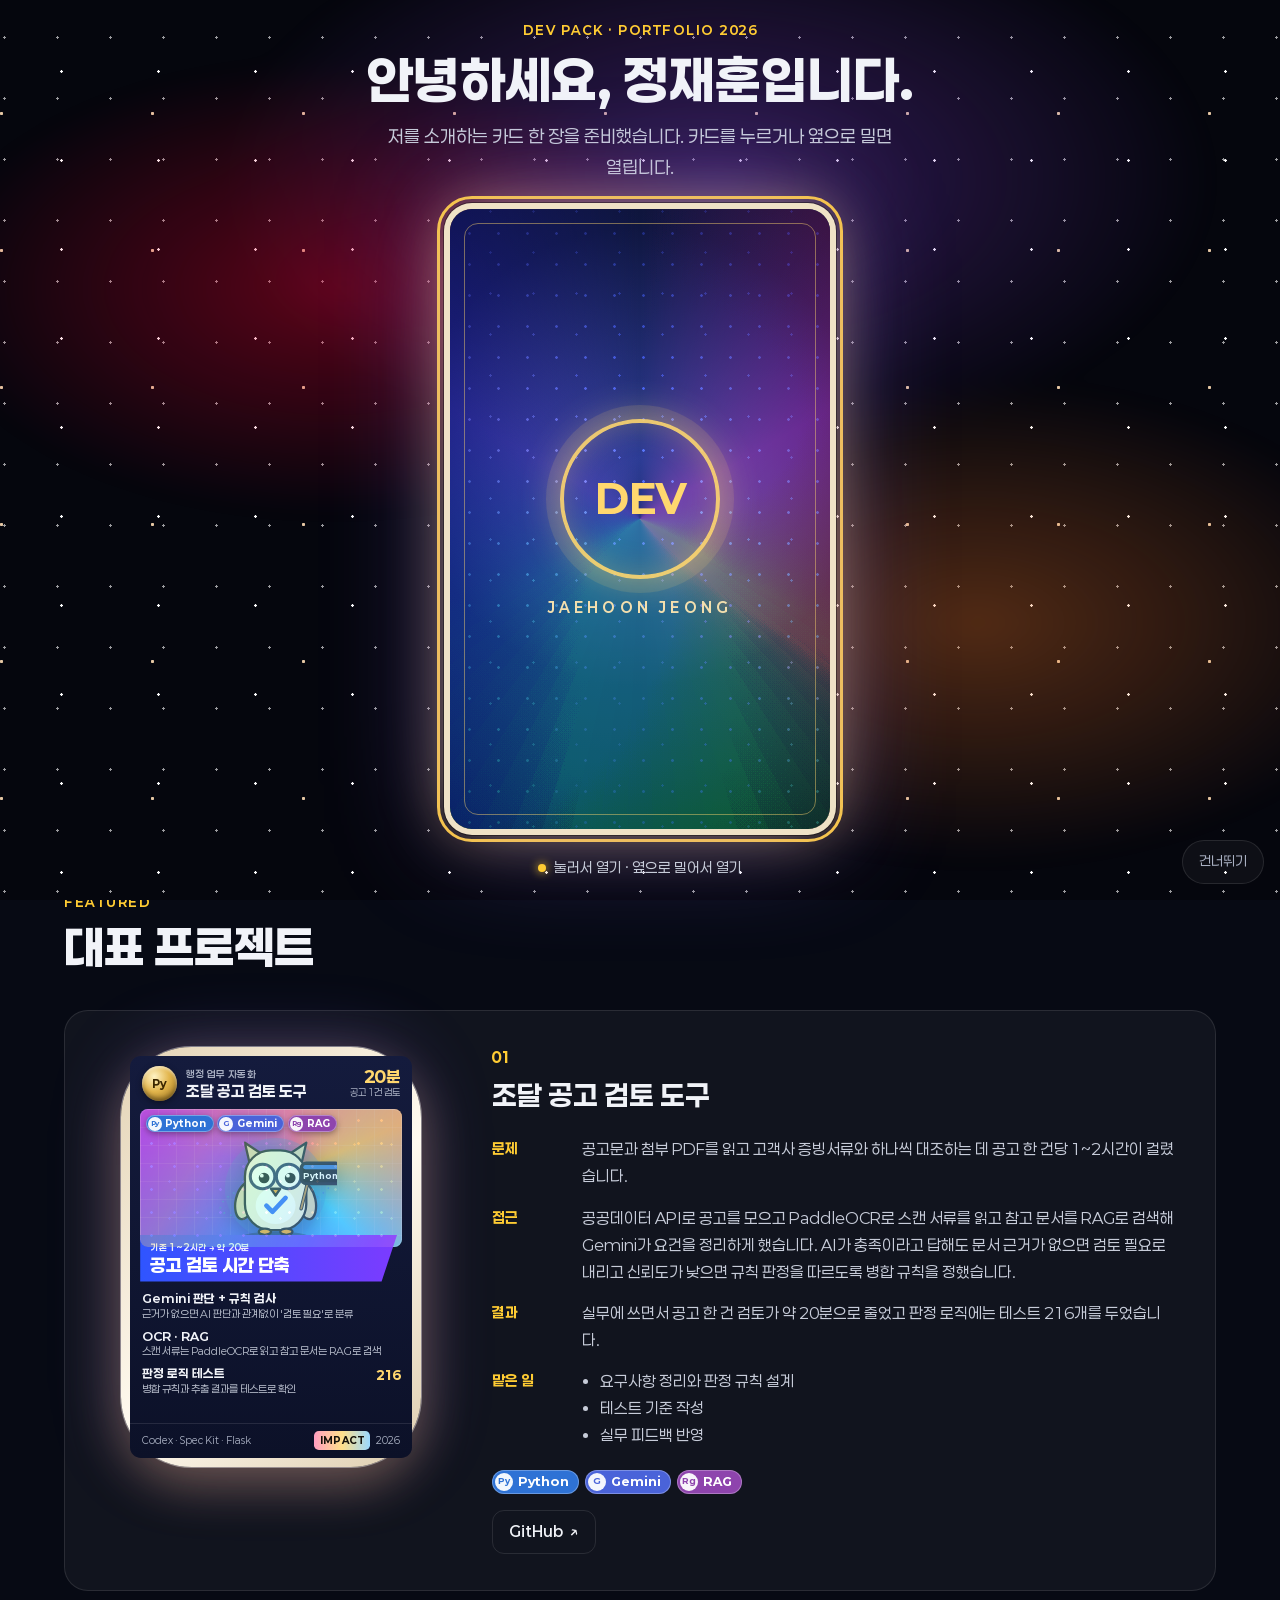
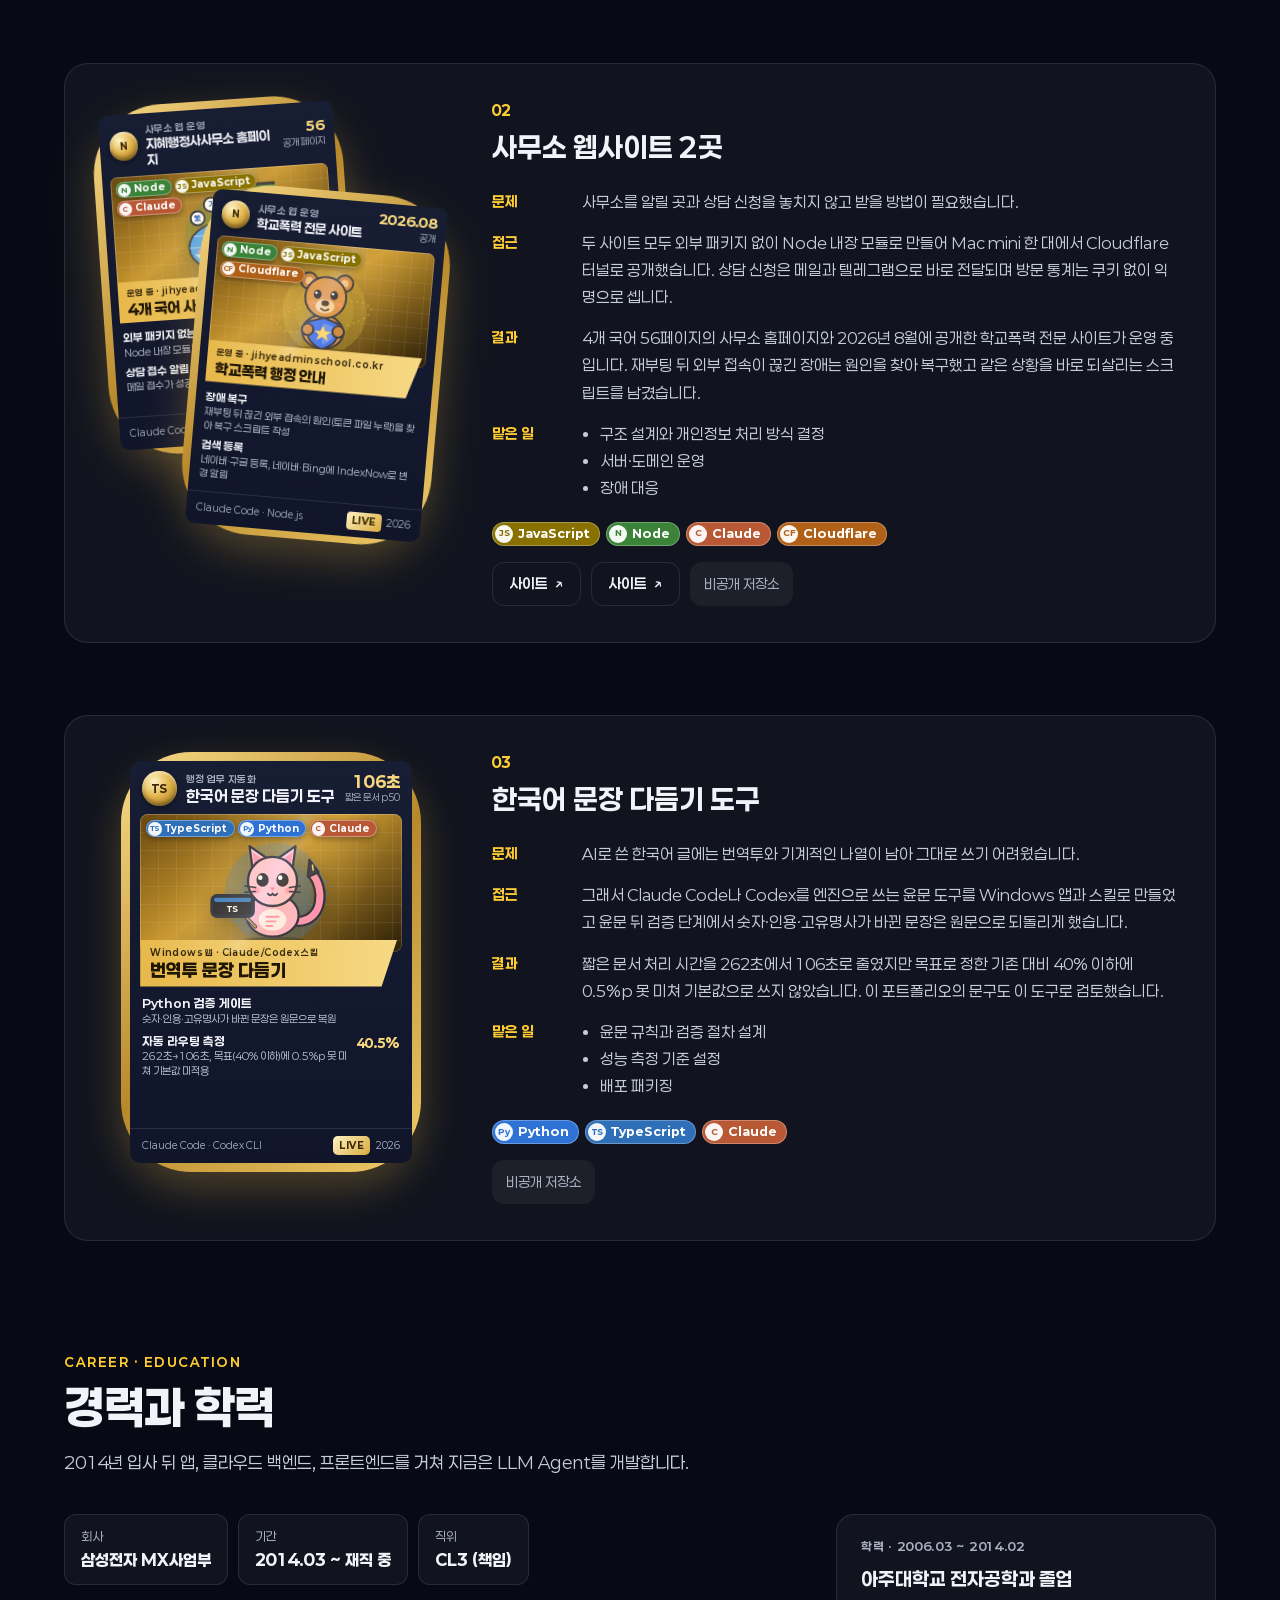
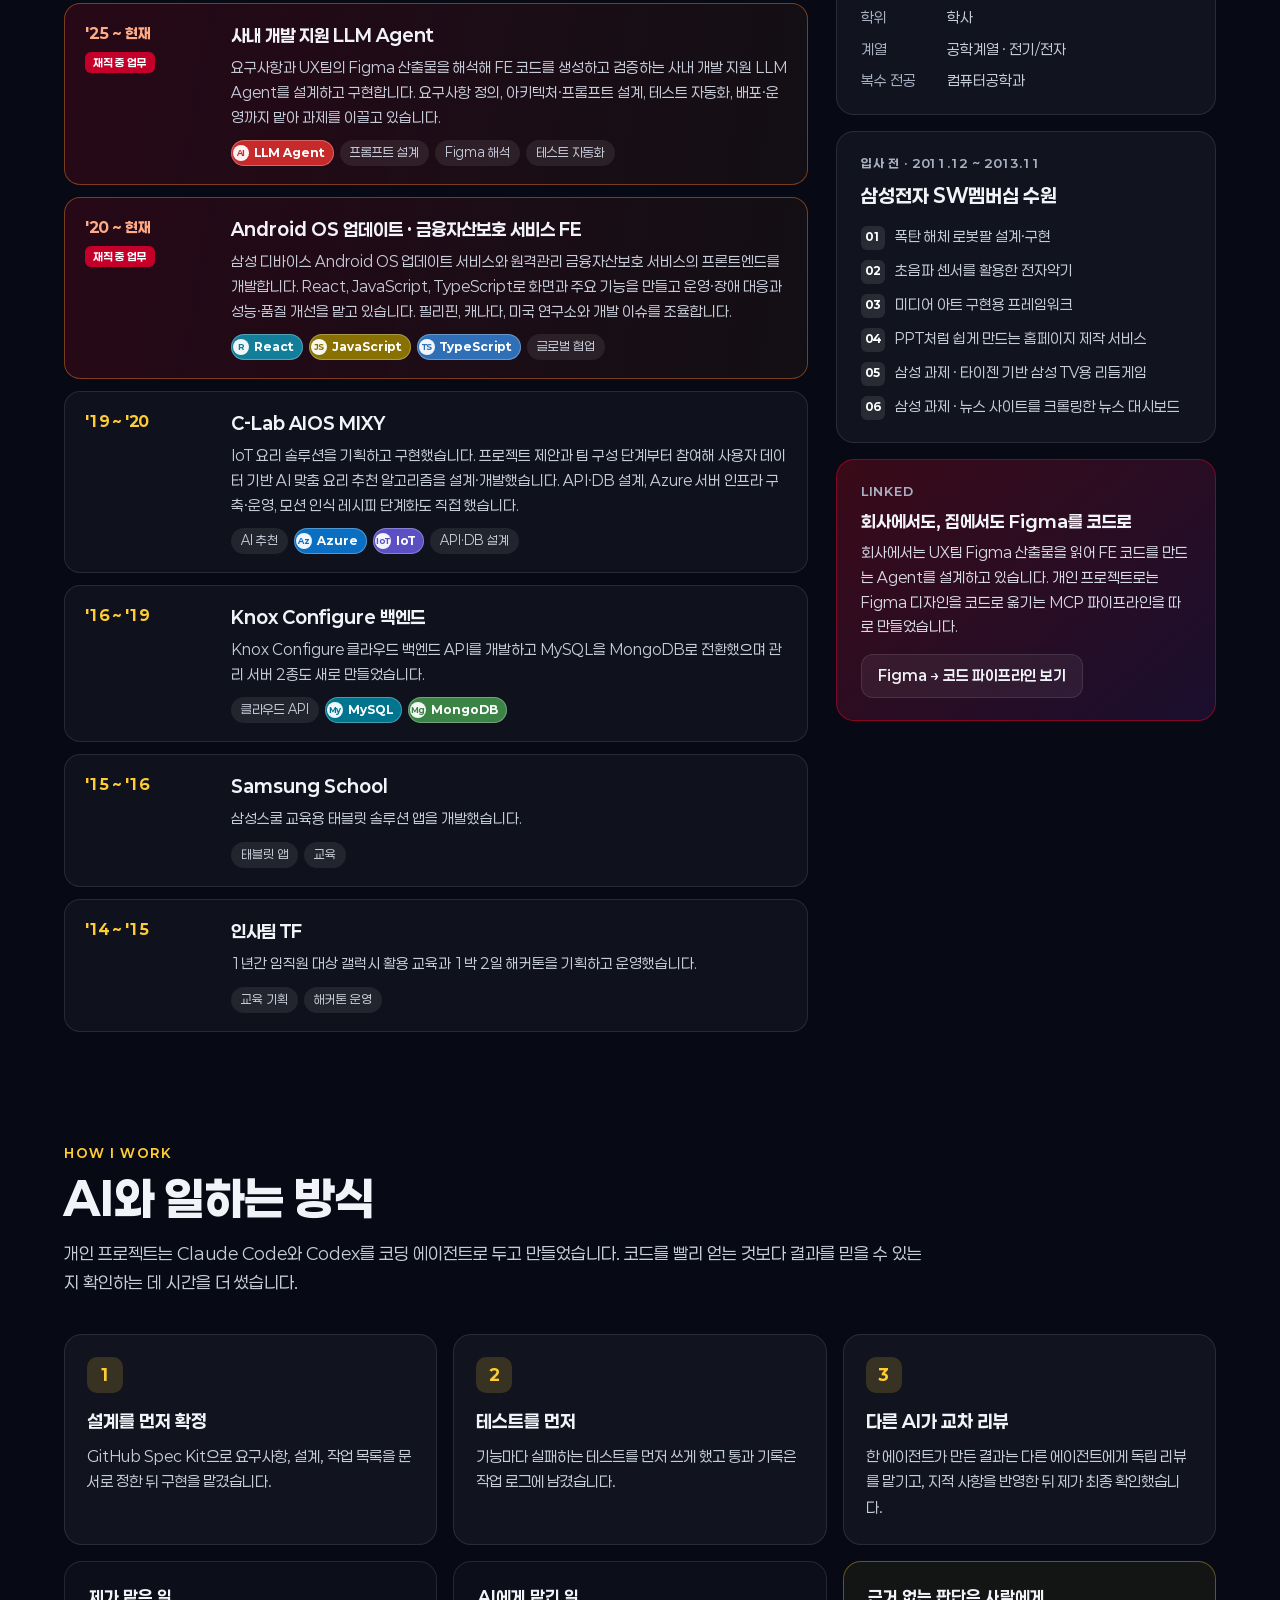
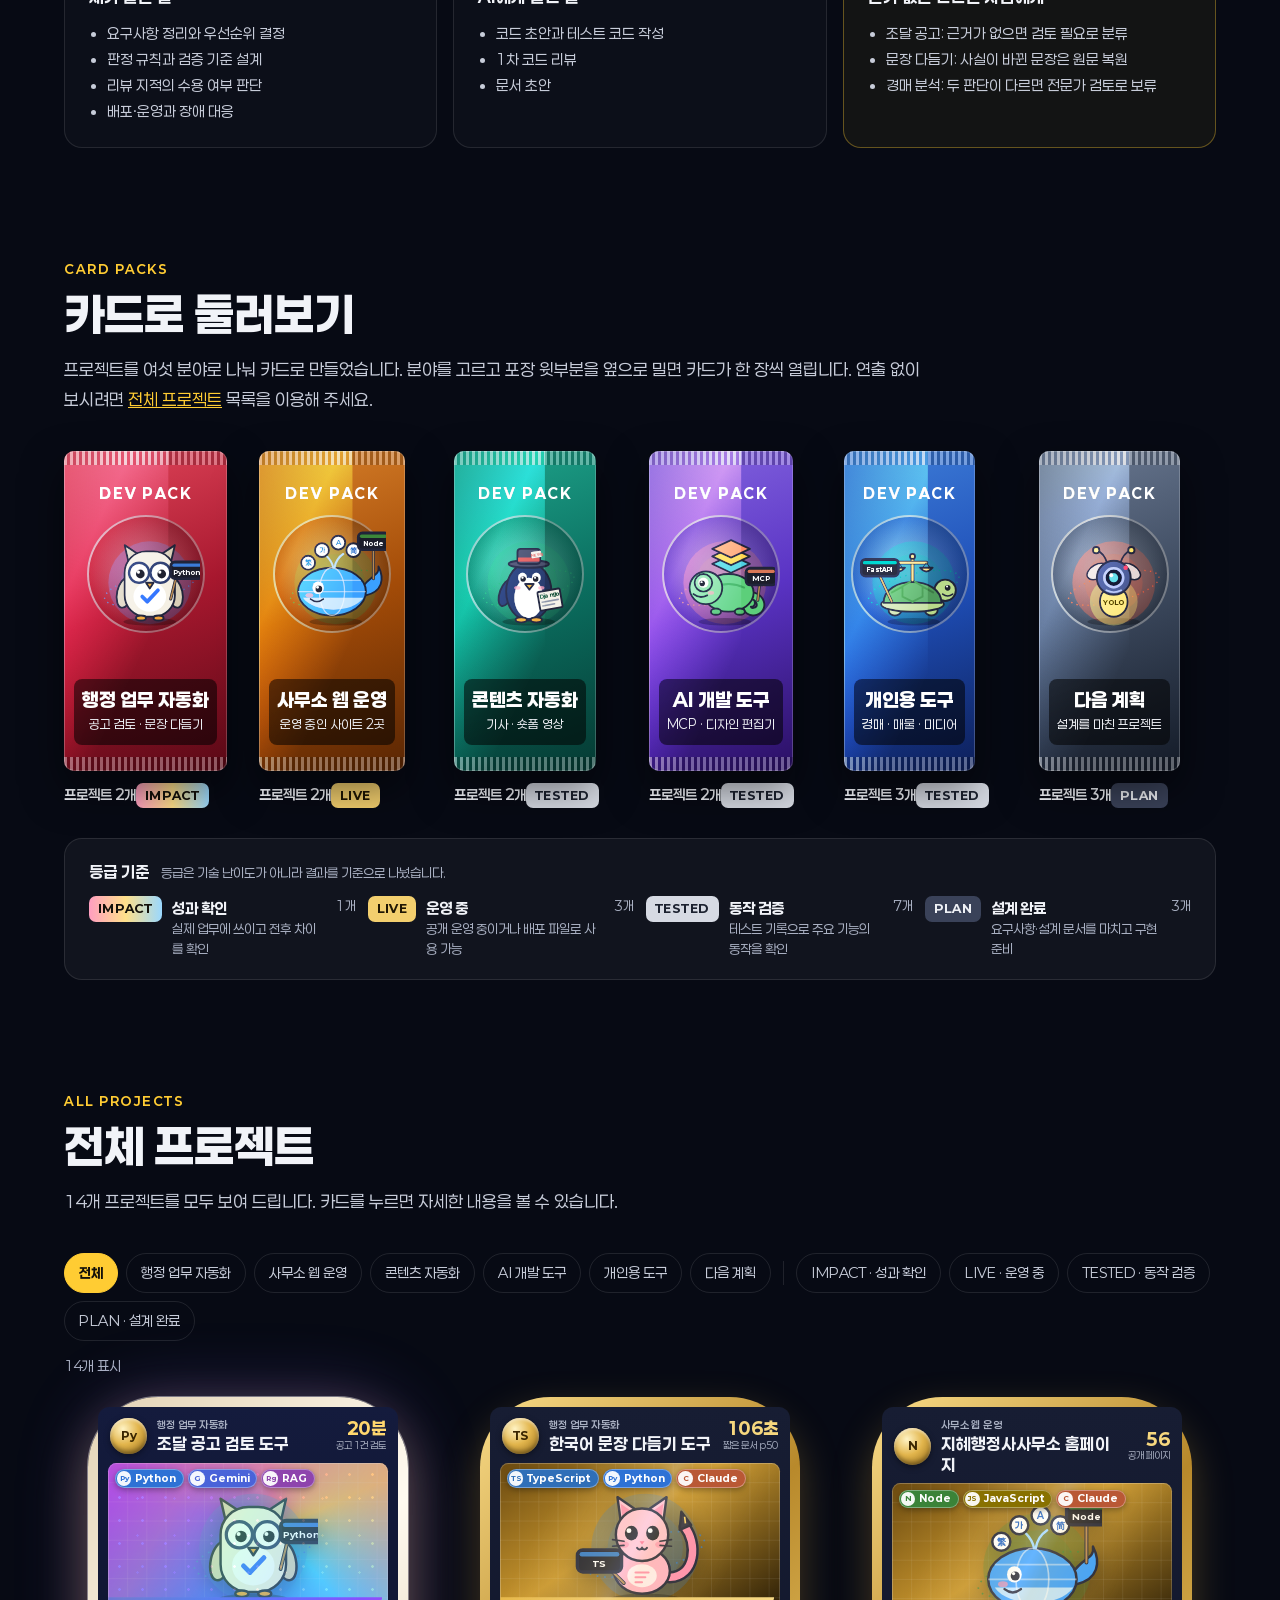
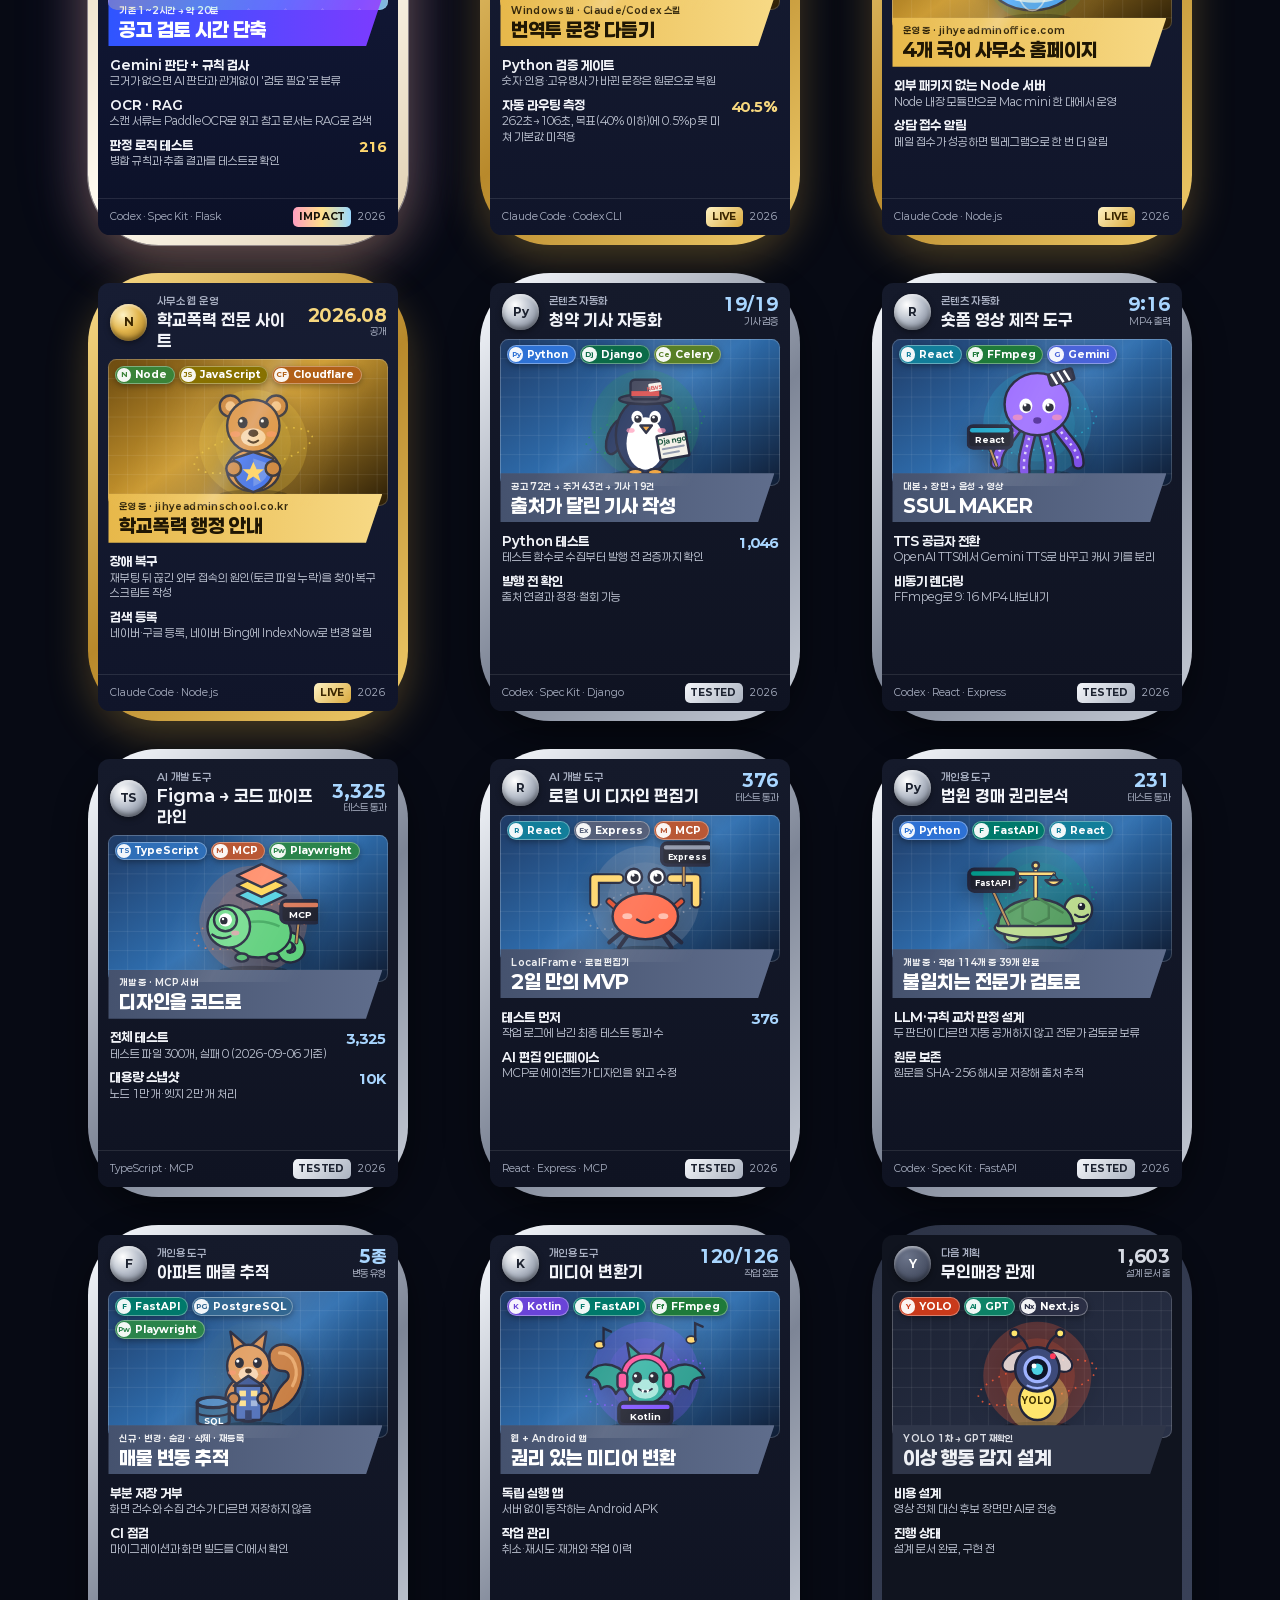
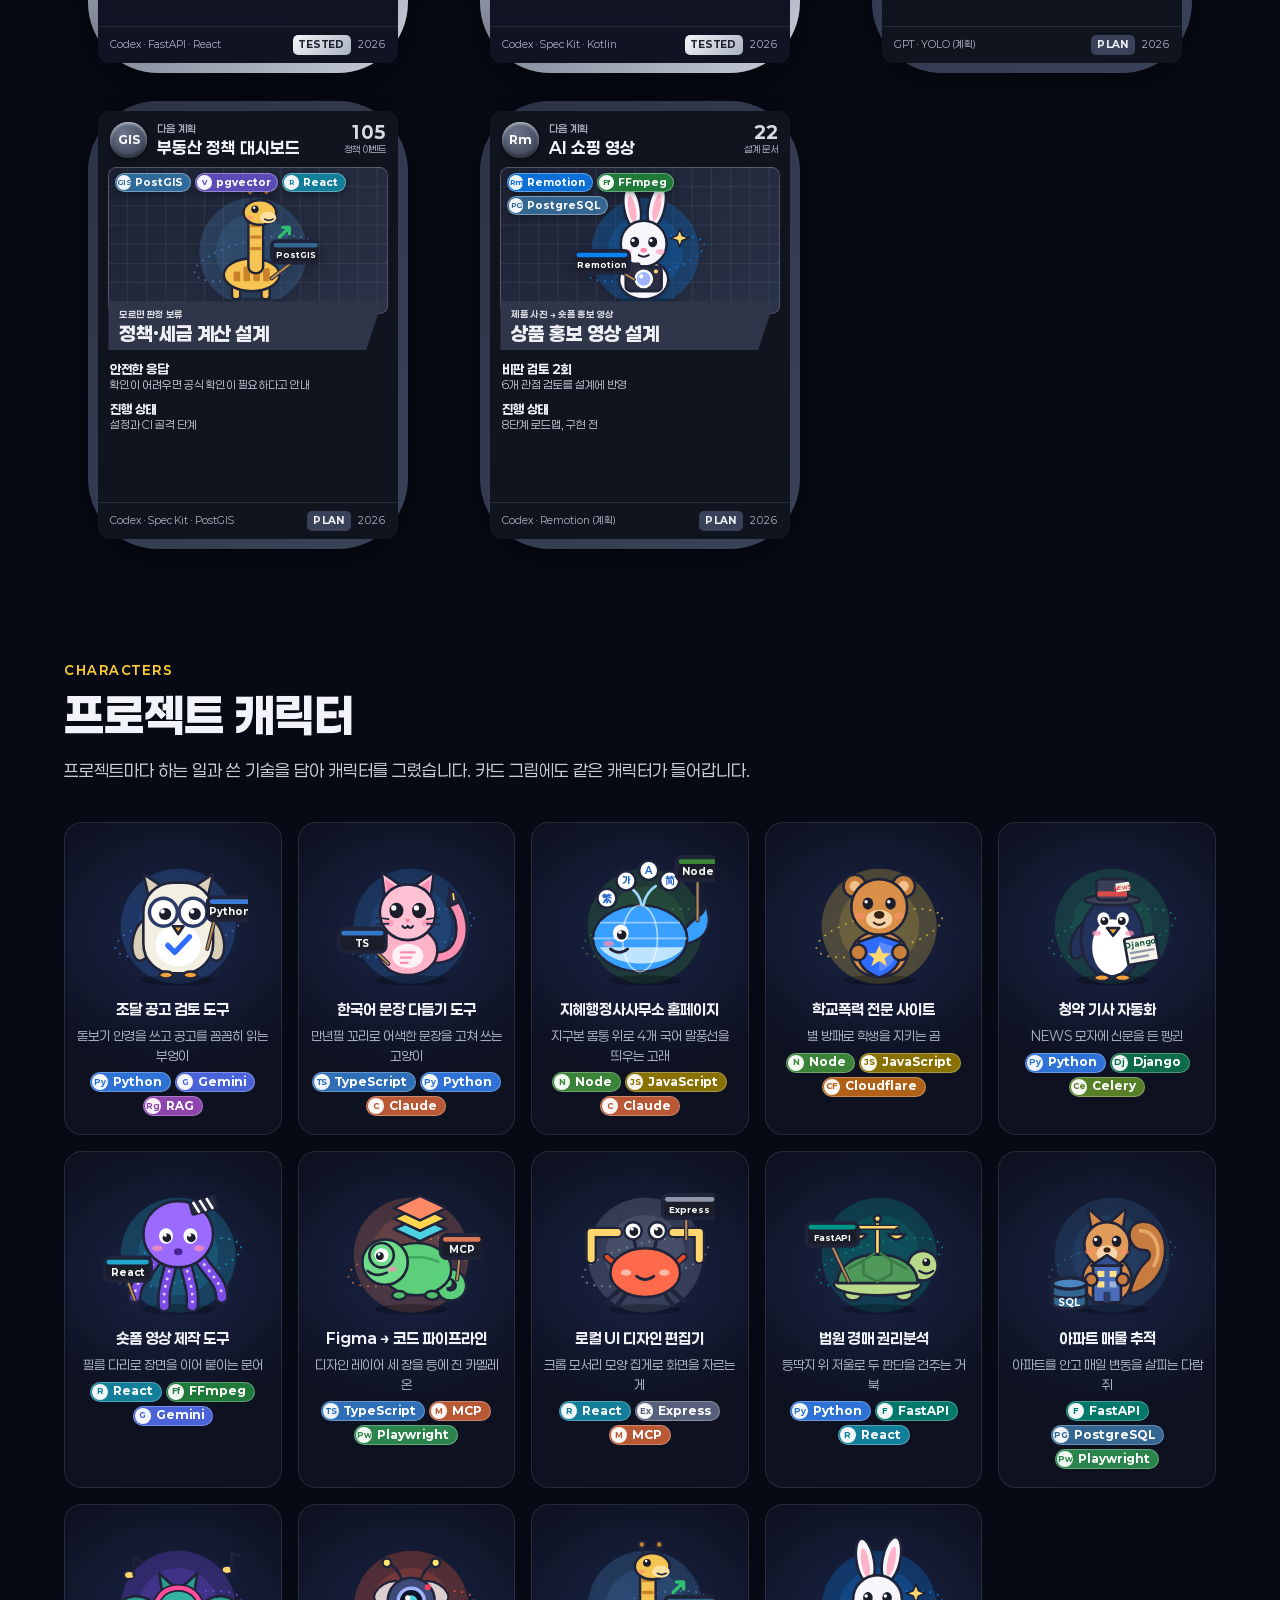
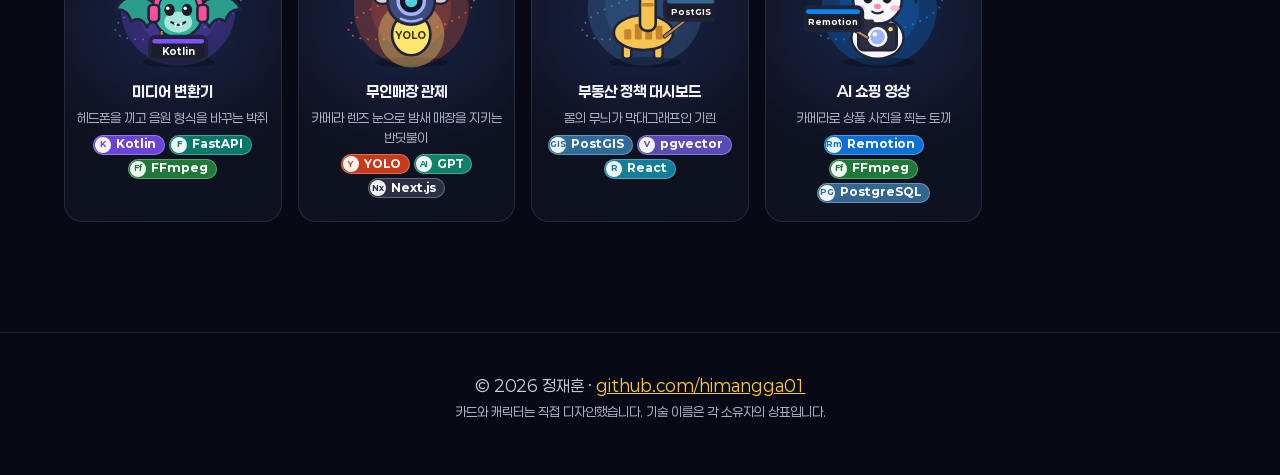
<file: JaeHoon_portfolio.html>
<!doctype html>
<html lang="ko">
<head>
<meta charset="utf-8">
<meta name="viewport" content="width=device-width, initial-scale=1">
<title>정재훈 포트폴리오 · DEV PACK</title>
<meta name="description" content="삼성전자 MX사업부 개발자 정재훈의 포트폴리오. LLM Agent와 AI 코딩 에이전트로 만든 개인 프로젝트 14개를 카드로 정리했습니다.">
<meta name="color-scheme" content="dark">
<link rel="stylesheet" href="./assets/css/style.css">
<script>(function(){try{if(!location.hash||location.hash==='#top'){document.documentElement.classList.add('has-intro');}}catch(e){}})();</script>
<script src="./assets/js/data.js" defer></script>
<script src="./assets/js/app.js" defer></script>
</head>
<body>
<svg xmlns="http://www.w3.org/2000/svg" style="position:absolute;width:0;height:0;overflow:hidden" aria-hidden="true" focusable="false">
<symbol id="cr-owl" viewBox="-6 -6 172 172">
<circle cx="80" cy="88" r="66" fill="#3b7bd8" opacity=".26"/>
<circle cx="80" cy="88" r="46" fill="#3b7bd8" opacity=".18"/>
<ellipse cx="80" cy="96" rx="74" ry="22" fill="none" stroke="#3b7bd8" stroke-width="2" stroke-dasharray="2 7" opacity=".8" transform="rotate(-14 80 96)"/>
<ellipse cx="80" cy="150" rx="42" ry="6" fill="rgba(0,0,0,.28)"/>
<g>
<path stroke="#20243a" stroke-width="3" stroke-linejoin="round" stroke-linecap="round" d="M46 54 L40 28 L64 44 Z" fill="#d9cfb8"></path>
<path stroke="#20243a" stroke-width="3" stroke-linejoin="round" stroke-linecap="round" d="M114 54 L120 28 L96 44 Z" fill="#d9cfb8"></path>
<ellipse stroke="#20243a" stroke-width="3" stroke-linejoin="round" stroke-linecap="round" cx="40" cy="104" rx="12" ry="24" fill="#d9cfb8" transform="rotate(12 40 104)"></ellipse>
<ellipse stroke="#20243a" stroke-width="3" stroke-linejoin="round" stroke-linecap="round" cx="120" cy="104" rx="12" ry="24" fill="#d9cfb8" transform="rotate(-12 120 104)"></ellipse>
<rect stroke="#20243a" stroke-width="3" stroke-linejoin="round" stroke-linecap="round" x="40" y="38" width="80" height="104" rx="34" fill="#f4efe3"></rect>
<ellipse cx="80" cy="110" rx="26" ry="24" fill="#ffffff"></ellipse>
<path d="M68 110 L76 118 L93 100" stroke="#2f6bff" stroke-width="6" fill="none" stroke-linecap="round" stroke-linejoin="round"></path>
<circle cx="63" cy="72" r="16" fill="#ffffff" stroke="#2b3a67" stroke-width="4"></circle>
<circle cx="97" cy="72" r="16" fill="#ffffff" stroke="#2b3a67" stroke-width="4"></circle>
<path d="M79 72 L81 72" stroke="#2b3a67" stroke-width="4"></path>
<circle cx="65" cy="74" r="7" fill="#1b1d2a"></circle>
<circle cx="99" cy="74" r="7" fill="#1b1d2a"></circle>
<circle cx="62" cy="71" r="2.5" fill="#ffffff"></circle>
<circle cx="96" cy="71" r="2.5" fill="#ffffff"></circle>
<path stroke="#20243a" stroke-width="3" stroke-linejoin="round" stroke-linecap="round" d="M74 88 L86 88 L80 97 Z" fill="#f2a33a"></path>
<ellipse stroke="#20243a" stroke-width="3" stroke-linejoin="round" stroke-linecap="round" cx="66" cy="144" rx="8" ry="4" fill="#f2a33a"></ellipse>
<ellipse stroke="#20243a" stroke-width="3" stroke-linejoin="round" stroke-linecap="round" cx="94" cy="144" rx="8" ry="4" fill="#f2a33a"></ellipse>
<g transform="translate(139.0 68.0) scale(1.35) translate(-139.0 -68.0)">
<path d="M126 78 L120 102" stroke="#20243a" stroke-width="3.5" stroke-linecap="round"></path>
<path d="M126 78 L120 102" stroke="#b98a52" stroke-width="1.8" stroke-linecap="round"></path>
<rect stroke="#20243a" stroke-width="3" stroke-linejoin="round" stroke-linecap="round" x="120" y="58" width="38" height="20" rx="5" fill="#1b1d2a"></rect>
<rect x="122" y="60" width="34" height="4" rx="2" fill="#3b7bd8"></rect>
<text x="139.0" y="73.5" text-anchor="middle" font-family="Paperlogy, sans-serif" font-weight="800" font-size="8" fill="#ffffff">Python</text>
</g>
</g>
</symbol>
<symbol id="cr-cat" viewBox="-6 -6 172 172">
<circle cx="80" cy="88" r="66" fill="#3178c6" opacity=".26"/>
<circle cx="80" cy="88" r="46" fill="#3178c6" opacity=".18"/>
<ellipse cx="80" cy="96" rx="74" ry="22" fill="none" stroke="#3178c6" stroke-width="2" stroke-dasharray="2 7" opacity=".8" transform="rotate(-14 80 96)"/>
<ellipse cx="80" cy="150" rx="42" ry="6" fill="rgba(0,0,0,.28)"/>
<g>
<path d="M110 124 C142 122 144 82 128 62" stroke="#20243a" stroke-width="15" fill="none" stroke-linecap="round"></path>
<path d="M110 124 C142 122 144 82 128 62" stroke="#ff8fb1" stroke-width="9" fill="none" stroke-linecap="round"></path>
<path stroke="#20243a" stroke-width="3" stroke-linejoin="round" stroke-linecap="round" d="M122 66 L124 44 L136 60 Z" fill="#2b2d42"></path>
<path d="M128 50 L129 58" stroke="#ffd76e" stroke-width="2"></path>
<ellipse stroke="#20243a" stroke-width="3" stroke-linejoin="round" stroke-linecap="round" cx="76" cy="116" rx="34" ry="28" fill="#ffb3c9"></ellipse>
<ellipse cx="76" cy="122" rx="18" ry="14" fill="#fff0f5"></ellipse>
<path d="M68 118 H84 M68 124 H80 M68 130 H76" stroke="#ff8fb1" stroke-width="2.5" stroke-linecap="round"></path>
<path stroke="#20243a" stroke-width="3" stroke-linejoin="round" stroke-linecap="round" d="M50 56 L46 26 L72 44 Z" fill="#ffc2d4"></path>
<path stroke="#20243a" stroke-width="3" stroke-linejoin="round" stroke-linecap="round" d="M102 56 L106 26 L80 44 Z" fill="#ffc2d4"></path>
<path d="M52 50 L50 34 L64 44 Z" fill="#ff8fb1"></path>
<path d="M100 50 L102 34 L88 44 Z" fill="#ff8fb1"></path>
<circle stroke="#20243a" stroke-width="3" stroke-linejoin="round" stroke-linecap="round" cx="76" cy="72" r="32" fill="#ffc2d4"></circle>
<ellipse cx="63" cy="70" rx="8" ry="9" fill="#1b1d2a"></ellipse>
<ellipse cx="89" cy="70" rx="8" ry="9" fill="#1b1d2a"></ellipse>
<circle cx="60" cy="67" r="3" fill="#ffffff"></circle>
<circle cx="86" cy="67" r="3" fill="#ffffff"></circle>
<ellipse cx="54" cy="84" rx="6" ry="4" fill="#ff8fb1" opacity=".7"></ellipse>
<ellipse cx="98" cy="84" rx="6" ry="4" fill="#ff8fb1" opacity=".7"></ellipse>
<path d="M73 80 L79 80 L76 84 Z" fill="#ff6f91"></path>
<path d="M70 88 Q73 92 76 88 Q79 92 82 88" stroke="#20243a" stroke-width="2.5" fill="none" stroke-linecap="round"></path>
<path d="M40 78 L54 80 M40 86 L54 85 M112 78 L98 80 M112 86 L98 85" stroke="#20243a" stroke-width="2" stroke-linecap="round"></path>
<g transform="translate(24.0 104.0) scale(1.35) translate(-24.0 -104.0)">
<path d="M36 114 L46 124" stroke="#20243a" stroke-width="3.5" stroke-linecap="round"></path>
<path d="M36 114 L46 124" stroke="#b98a52" stroke-width="1.8" stroke-linecap="round"></path>
<rect stroke="#20243a" stroke-width="3" stroke-linejoin="round" stroke-linecap="round" x="4" y="94" width="40" height="20" rx="5" fill="#1b1d2a"></rect>
<rect x="6" y="96" width="36" height="4" rx="2" fill="#3178c6"></rect>
<text x="24.0" y="109.5" text-anchor="middle" font-family="Paperlogy, sans-serif" font-weight="800" font-size="8" fill="#ffffff">TS</text>
</g>
</g>
</symbol>
<symbol id="cr-whale" viewBox="-6 -6 172 172">
<circle cx="80" cy="88" r="66" fill="#3c873a" opacity=".26"/>
<circle cx="80" cy="88" r="46" fill="#3c873a" opacity=".18"/>
<ellipse cx="80" cy="96" rx="74" ry="22" fill="none" stroke="#3c873a" stroke-width="2" stroke-dasharray="2 7" opacity=".8" transform="rotate(-14 80 96)"/>
<ellipse cx="80" cy="150" rx="42" ry="6" fill="rgba(0,0,0,.28)"/>
<g>
<path stroke="#20243a" stroke-width="3" stroke-linejoin="round" stroke-linecap="round" d="M122 96 C136 74 150 78 148 62 C158 82 154 102 128 108 Z" fill="#3aa0ff"></path>
<ellipse stroke="#20243a" stroke-width="3" stroke-linejoin="round" stroke-linecap="round" cx="74" cy="102" rx="54" ry="38" fill="#3aa0ff"></ellipse>
<path d="M28 112 C44 136 106 138 124 112 Z" fill="#bfe4ff"></path>
<ellipse cx="74" cy="102" rx="20" ry="38" fill="none" stroke="rgba(255,255,255,.55)" stroke-width="2"></ellipse>
<path d="M20 102 H128 M28 84 H120" stroke="rgba(255,255,255,.45)" stroke-width="2"></path>
<ellipse cx="52" cy="96" rx="9" ry="10" fill="#ffffff"></ellipse>
<circle cx="53" cy="98" r="5.5" fill="#1b1d2a"></circle>
<circle cx="51" cy="95" r="2" fill="#ffffff"></circle>
<path d="M40 114 Q50 122 60 114" stroke="#20243a" stroke-width="3" fill="none" stroke-linecap="round"></path>
<ellipse cx="38" cy="108" rx="6" ry="3.5" fill="#ff8fb1" opacity=".7"></ellipse>
<path d="M76 64 C74 54 70 50 66 46 M78 64 C80 52 86 46 92 42" stroke="#9fd8ff" stroke-width="3" fill="none" stroke-linecap="round"></path>
<circle stroke="#20243a" stroke-width="3" stroke-linejoin="round" stroke-linecap="round" cx="58" cy="36" r="11" fill="#ffffff"></circle>
<circle stroke="#20243a" stroke-width="3" stroke-linejoin="round" stroke-linecap="round" cx="84" cy="24" r="11" fill="#ffffff"></circle>
<circle stroke="#20243a" stroke-width="3" stroke-linejoin="round" stroke-linecap="round" cx="108" cy="36" r="11" fill="#ffffff"></circle>
<circle stroke="#20243a" stroke-width="3" stroke-linejoin="round" stroke-linecap="round" cx="36" cy="56" r="11" fill="#ffffff"></circle>
<text x="58" y="40" text-anchor="middle" font-size="11" font-weight="700" fill="#1e62c9">가</text>
<text x="84" y="28" text-anchor="middle" font-size="11" font-weight="700" fill="#1e62c9">A</text>
<text x="108" y="40" text-anchor="middle" font-size="11" font-weight="700" fill="#1e62c9">简</text>
<text x="36" y="60" text-anchor="middle" font-size="11" font-weight="700" fill="#1e62c9">繁</text>
<g transform="translate(140.0 22.0) scale(1.35) translate(-140.0 -22.0)">
<path d="M140 32 L140 66" stroke="#20243a" stroke-width="3.5" stroke-linecap="round"></path>
<path d="M140 32 L140 66" stroke="#b98a52" stroke-width="1.8" stroke-linecap="round"></path>
<rect stroke="#20243a" stroke-width="3" stroke-linejoin="round" stroke-linecap="round" x="122" y="12" width="36" height="20" rx="5" fill="#1b1d2a"></rect>
<rect x="124" y="14" width="32" height="4" rx="2" fill="#3c873a"></rect>
<text x="140.0" y="27.5" text-anchor="middle" font-family="Paperlogy, sans-serif" font-weight="800" font-size="8" fill="#ffffff">Node</text>
</g>
</g>
</symbol>
<symbol id="cr-bear" viewBox="-6 -6 172 172">
<circle cx="80" cy="88" r="66" fill="#e8c23a" opacity=".26"/>
<circle cx="80" cy="88" r="46" fill="#e8c23a" opacity=".18"/>
<ellipse cx="80" cy="96" rx="74" ry="22" fill="none" stroke="#e8c23a" stroke-width="2" stroke-dasharray="2 7" opacity=".8" transform="rotate(-14 80 96)"/>
<ellipse cx="80" cy="150" rx="42" ry="6" fill="rgba(0,0,0,.28)"/>
<g>
<circle stroke="#20243a" stroke-width="3" stroke-linejoin="round" stroke-linecap="round" cx="52" cy="42" r="13" fill="#c9803d"></circle>
<circle stroke="#20243a" stroke-width="3" stroke-linejoin="round" stroke-linecap="round" cx="108" cy="42" r="13" fill="#c9803d"></circle>
<circle cx="52" cy="42" r="6" fill="#f2c08a"></circle>
<circle cx="108" cy="42" r="6" fill="#f2c08a"></circle>
<ellipse stroke="#20243a" stroke-width="3" stroke-linejoin="round" stroke-linecap="round" cx="80" cy="120" rx="32" ry="26" fill="#d98f47"></ellipse>
<circle stroke="#20243a" stroke-width="3" stroke-linejoin="round" stroke-linecap="round" cx="80" cy="66" r="32" fill="#d98f47"></circle>
<ellipse cx="80" cy="80" rx="15" ry="11" fill="#f5d3a8"></ellipse>
<ellipse cx="80" cy="75" rx="6" ry="4.5" fill="#3a2414"></ellipse>
<path d="M74 84 Q80 89 86 84" stroke="#3a2414" stroke-width="2.5" fill="none" stroke-linecap="round"></path>
<ellipse cx="67" cy="62" rx="6" ry="7" fill="#1b1d2a"></ellipse>
<ellipse cx="93" cy="62" rx="6" ry="7" fill="#1b1d2a"></ellipse>
<circle cx="65" cy="60" r="2" fill="#ffffff"></circle>
<circle cx="91" cy="60" r="2" fill="#ffffff"></circle>
<ellipse cx="58" cy="76" rx="6" ry="3.5" fill="#ff8f6b" opacity=".6"></ellipse>
<ellipse cx="102" cy="76" rx="6" ry="3.5" fill="#ff8f6b" opacity=".6"></ellipse>
<path stroke="#20243a" stroke-width="3" stroke-linejoin="round" stroke-linecap="round" d="M80 98 L104 106 V120 C104 134 94 142 80 147 C66 142 56 134 56 120 V106 Z" fill="#2f6bff"></path>
<path d="M80 106 L98 112 V120 C98 130 90 136 80 140 Z" fill="#5b8cff"></path>
<path d="M80 110 L84 119 L93 119 L86 125 L89 134 L80 128 L71 134 L74 125 L67 119 L76 119 Z" fill="#ffd76e"></path>
<circle stroke="#20243a" stroke-width="3" stroke-linejoin="round" stroke-linecap="round" cx="56" cy="118" r="9" fill="#c9803d"></circle>
<circle stroke="#20243a" stroke-width="3" stroke-linejoin="round" stroke-linecap="round" cx="104" cy="118" r="9" fill="#c9803d"></circle>
</g>
</symbol>
<symbol id="cr-penguin" viewBox="-6 -6 172 172">
<circle cx="80" cy="88" r="66" fill="#1f8a5c" opacity=".26"/>
<circle cx="80" cy="88" r="46" fill="#1f8a5c" opacity=".18"/>
<ellipse cx="80" cy="96" rx="74" ry="22" fill="none" stroke="#1f8a5c" stroke-width="2" stroke-dasharray="2 7" opacity=".8" transform="rotate(-14 80 96)"/>
<ellipse cx="80" cy="150" rx="42" ry="6" fill="rgba(0,0,0,.28)"/>
<g>
<ellipse stroke="#20243a" stroke-width="3" stroke-linejoin="round" stroke-linecap="round" cx="44" cy="104" rx="10" ry="22" fill="#22325c" transform="rotate(20 44 104)"></ellipse>
<ellipse stroke="#20243a" stroke-width="3" stroke-linejoin="round" stroke-linecap="round" cx="80" cy="102" rx="36" ry="46" fill="#22325c"></ellipse>
<ellipse cx="80" cy="112" rx="23" ry="32" fill="#ffffff"></ellipse>
<ellipse cx="70" cy="80" rx="7" ry="8" fill="#ffffff"></ellipse>
<ellipse cx="92" cy="80" rx="7" ry="8" fill="#ffffff"></ellipse>
<circle cx="71" cy="82" r="4.5" fill="#1b1d2a"></circle>
<circle cx="91" cy="82" r="4.5" fill="#1b1d2a"></circle>
<circle cx="70" cy="80" r="1.6" fill="#ffffff"></circle>
<circle cx="90" cy="80" r="1.6" fill="#ffffff"></circle>
<path stroke="#20243a" stroke-width="3" stroke-linejoin="round" stroke-linecap="round" d="M74 90 L88 90 L81 99 Z" fill="#f2a33a"></path>
<ellipse cx="62" cy="96" rx="5" ry="3" fill="#ff8fb1" opacity=".7"></ellipse>
<ellipse cx="100" cy="96" rx="5" ry="3" fill="#ff8fb1" opacity=".7"></ellipse>
<ellipse stroke="#20243a" stroke-width="3" stroke-linejoin="round" stroke-linecap="round" cx="80" cy="58" rx="32" ry="6" fill="#3b3f55"></ellipse>
<rect stroke="#20243a" stroke-width="3" stroke-linejoin="round" stroke-linecap="round" x="62" y="34" width="36" height="24" rx="5" fill="#3b3f55"></rect>
<rect x="63" y="48" width="34" height="6" fill="#d94a4a"></rect>
<rect x="84" y="38" width="16" height="10" rx="1.5" fill="#f4f1e8" transform="rotate(-8 92 43)"></rect>
<text x="92" y="46" text-anchor="middle" font-size="6" font-weight="800" fill="#d94a4a" transform="rotate(-8 92 43)">NEWS</text>
<g transform="rotate(-10 112 116)">
<rect stroke="#20243a" stroke-width="3" stroke-linejoin="round" stroke-linecap="round" x="96" y="100" width="36" height="30" rx="2" fill="#f4f1e8"></rect>
<text x="114" y="111" text-anchor="middle" font-family="Paperlogy, sans-serif" font-weight="800" font-size="8.5" fill="#0c4b33">Django</text>
<path d="M101 117 H127 M101 123 H120" stroke="#8e96aa" stroke-width="2.5" stroke-linecap="round"></path>
</g>
<ellipse stroke="#20243a" stroke-width="3" stroke-linejoin="round" stroke-linecap="round" cx="68" cy="147" rx="9" ry="4" fill="#f2a33a"></ellipse>
<ellipse stroke="#20243a" stroke-width="3" stroke-linejoin="round" stroke-linecap="round" cx="92" cy="147" rx="9" ry="4" fill="#f2a33a"></ellipse>
</g>
</symbol>
<symbol id="cr-octopus" viewBox="-6 -6 172 172">
<circle cx="80" cy="88" r="66" fill="#20a7c9" opacity=".26"/>
<circle cx="80" cy="88" r="46" fill="#20a7c9" opacity=".18"/>
<ellipse cx="80" cy="96" rx="74" ry="22" fill="none" stroke="#20a7c9" stroke-width="2" stroke-dasharray="2 7" opacity=".8" transform="rotate(-14 80 96)"/>
<ellipse cx="80" cy="150" rx="42" ry="6" fill="rgba(0,0,0,.28)"/>
<g>
<path d="M56 90 C44 110 30 118 30 136 M72 96 C68 116 62 128 64 146 M88 96 C92 116 98 128 96 146 M104 90 C116 110 130 118 130 136" stroke="#20243a" stroke-width="16" fill="none" stroke-linecap="round"></path>
<path d="M56 90 C44 110 30 118 30 136 M72 96 C68 116 62 128 64 146 M88 96 C92 116 98 128 96 146 M104 90 C116 110 130 118 130 136" stroke="#7c4ce8" stroke-width="10" fill="none" stroke-linecap="round"></path>
<path d="M56 90 C44 110 30 118 30 136 M72 96 C68 116 62 128 64 146 M88 96 C92 116 98 128 96 146 M104 90 C116 110 130 118 130 136" stroke="#ffffff" stroke-width="3" stroke-dasharray="3 6" fill="none" opacity=".75"></path>
<ellipse stroke="#20243a" stroke-width="3" stroke-linejoin="round" stroke-linecap="round" cx="80" cy="64" rx="40" ry="38" fill="#9b6bff"></ellipse>
<ellipse cx="66" cy="66" rx="8" ry="9" fill="#ffffff"></ellipse>
<ellipse cx="94" cy="66" rx="8" ry="9" fill="#ffffff"></ellipse>
<circle cx="67" cy="68" r="5" fill="#1b1d2a"></circle>
<circle cx="95" cy="68" r="5" fill="#1b1d2a"></circle>
<circle cx="65" cy="65" r="1.8" fill="#ffffff"></circle>
<circle cx="93" cy="65" r="1.8" fill="#ffffff"></circle>
<ellipse cx="80" cy="84" rx="5" ry="4" fill="#4a2596"></ellipse>
<ellipse cx="56" cy="80" rx="6" ry="3.5" fill="#ff8fb1" opacity=".7"></ellipse>
<ellipse cx="104" cy="80" rx="6" ry="3.5" fill="#ff8fb1" opacity=".7"></ellipse>
<g transform="rotate(-16 108 30)">
<rect stroke="#20243a" stroke-width="3" stroke-linejoin="round" stroke-linecap="round" x="94" y="24" width="30" height="14" rx="2" fill="#2b2d42"></rect>
<path d="M98 24 L102 38 M106 24 L110 38 M114 24 L118 38" stroke="#ffffff" stroke-width="3"></path>
</g>
<g transform="translate(22.0 104.0) scale(1.35) translate(-22.0 -104.0)">
<path d="M22 114 L28 130" stroke="#20243a" stroke-width="3.5" stroke-linecap="round"></path>
<path d="M22 114 L28 130" stroke="#b98a52" stroke-width="1.8" stroke-linecap="round"></path>
<rect stroke="#20243a" stroke-width="3" stroke-linejoin="round" stroke-linecap="round" x="2" y="94" width="40" height="20" rx="5" fill="#1b1d2a"></rect>
<rect x="4" y="96" width="36" height="4" rx="2" fill="#20a7c9"></rect>
<text x="22.0" y="109.5" text-anchor="middle" font-family="Paperlogy, sans-serif" font-weight="800" font-size="8" fill="#ffffff">React</text>
</g>
</g>
</symbol>
<symbol id="cr-chameleon" viewBox="-6 -6 172 172">
<circle cx="80" cy="88" r="66" fill="#d97757" opacity=".26"/>
<circle cx="80" cy="88" r="46" fill="#d97757" opacity=".18"/>
<ellipse cx="80" cy="96" rx="74" ry="22" fill="none" stroke="#d97757" stroke-width="2" stroke-dasharray="2 7" opacity=".8" transform="rotate(-14 80 96)"/>
<ellipse cx="80" cy="150" rx="42" ry="6" fill="rgba(0,0,0,.28)"/>
<g>
<path d="M114 108 C140 106 144 132 126 134 C114 135 112 120 122 120" stroke="#20243a" stroke-width="15" fill="none" stroke-linecap="round"></path>
<path d="M114 108 C140 106 144 132 126 134 C114 135 112 120 122 120" stroke="#5ccf7a" stroke-width="9" fill="none" stroke-linecap="round"></path>
<path stroke="#20243a" stroke-width="3" stroke-linejoin="round" stroke-linecap="round" d="M90 44 L120 58 L90 72 L60 58 Z" fill="#4dd0e1"></path>
<path stroke="#20243a" stroke-width="3" stroke-linejoin="round" stroke-linecap="round" d="M90 32 L120 46 L90 60 L60 46 Z" fill="#ffd54f"></path>
<path stroke="#20243a" stroke-width="3" stroke-linejoin="round" stroke-linecap="round" d="M90 20 L120 34 L90 48 L60 34 Z" fill="#ff8a65"></path>
<ellipse stroke="#20243a" stroke-width="3" stroke-linejoin="round" stroke-linecap="round" cx="86" cy="104" rx="40" ry="30" fill="#5ccf7a"></ellipse>
<path d="M60 96 Q86 84 112 96" stroke="#3ea85c" stroke-width="3" fill="none"></path>
<circle stroke="#20243a" stroke-width="3" stroke-linejoin="round" stroke-linecap="round" cx="50" cy="96" r="26" fill="#6fdc8a"></circle>
<circle stroke="#20243a" stroke-width="3" stroke-linejoin="round" stroke-linecap="round" cx="46" cy="88" r="14" fill="#6fdc8a"></circle>
<circle cx="46" cy="88" r="8" fill="#ffffff"></circle>
<circle cx="44" cy="89" r="4.5" fill="#1b1d2a"></circle>
<circle cx="43" cy="87" r="1.5" fill="#ffffff"></circle>
<path d="M30 106 Q40 114 52 108" stroke="#20243a" stroke-width="3" fill="none" stroke-linecap="round"></path>
<ellipse cx="58" cy="104" rx="5" ry="3" fill="#ff8fb1" opacity=".7"></ellipse>
<ellipse stroke="#20243a" stroke-width="3" stroke-linejoin="round" stroke-linecap="round" cx="66" cy="134" rx="8" ry="5" fill="#4fbd6c"></ellipse>
<ellipse stroke="#20243a" stroke-width="3" stroke-linejoin="round" stroke-linecap="round" cx="104" cy="134" rx="8" ry="5" fill="#4fbd6c"></ellipse>
<g transform="translate(138.0 78.0) scale(1.35) translate(-138.0 -78.0)">
<path d="M136 88 L134 106" stroke="#20243a" stroke-width="3.5" stroke-linecap="round"></path>
<path d="M136 88 L134 106" stroke="#b98a52" stroke-width="1.8" stroke-linecap="round"></path>
<rect stroke="#20243a" stroke-width="3" stroke-linejoin="round" stroke-linecap="round" x="120" y="68" width="36" height="20" rx="5" fill="#1b1d2a"></rect>
<rect x="122" y="70" width="32" height="4" rx="2" fill="#d97757"></rect>
<text x="138.0" y="83.5" text-anchor="middle" font-family="Paperlogy, sans-serif" font-weight="800" font-size="8" fill="#ffffff">MCP</text>
</g>
</g>
</symbol>
<symbol id="cr-crab" viewBox="-6 -6 172 172">
<circle cx="80" cy="88" r="66" fill="#8e96aa" opacity=".26"/>
<circle cx="80" cy="88" r="46" fill="#8e96aa" opacity=".18"/>
<ellipse cx="80" cy="96" rx="74" ry="22" fill="none" stroke="#8e96aa" stroke-width="2" stroke-dasharray="2 7" opacity=".8" transform="rotate(-14 80 96)"/>
<ellipse cx="80" cy="150" rx="42" ry="6" fill="rgba(0,0,0,.28)"/>
<g>
<path d="M52 104 L36 90 M108 104 L124 90" stroke="#20243a" stroke-width="9" stroke-linecap="round"></path>
<path d="M52 104 L36 90 M108 104 L124 90" stroke="#e04b2a" stroke-width="5" stroke-linecap="round"></path>
<path d="M18 92 V62 H48" stroke="#20243a" stroke-width="13" fill="none" stroke-linecap="round" stroke-linejoin="round"></path>
<path d="M18 92 V62 H48" stroke="#ffd76e" stroke-width="8" fill="none" stroke-linecap="round" stroke-linejoin="round"></path>
<path d="M142 92 V62 H112" stroke="#20243a" stroke-width="13" fill="none" stroke-linecap="round" stroke-linejoin="round"></path>
<path d="M142 92 V62 H112" stroke="#ffd76e" stroke-width="8" fill="none" stroke-linecap="round" stroke-linejoin="round"></path>
<path d="M50 128 L36 140 M58 132 L48 146 M110 128 L124 140 M102 132 L112 146" stroke="#20243a" stroke-width="5" stroke-linecap="round"></path>
<path d="M70 84 L66 64 M90 84 L94 64" stroke="#20243a" stroke-width="4" stroke-linecap="round"></path>
<ellipse stroke="#20243a" stroke-width="3" stroke-linejoin="round" stroke-linecap="round" cx="80" cy="108" rx="40" ry="28" fill="#ff6b4a"></ellipse>
<circle stroke="#20243a" stroke-width="3" stroke-linejoin="round" stroke-linecap="round" cx="66" cy="60" r="10" fill="#ffffff"></circle>
<circle stroke="#20243a" stroke-width="3" stroke-linejoin="round" stroke-linecap="round" cx="94" cy="60" r="10" fill="#ffffff"></circle>
<circle cx="67" cy="61" r="5" fill="#1b1d2a"></circle>
<circle cx="95" cy="61" r="5" fill="#1b1d2a"></circle>
<circle cx="65" cy="58" r="1.8" fill="#ffffff"></circle>
<circle cx="93" cy="58" r="1.8" fill="#ffffff"></circle>
<path d="M70 112 Q80 120 90 112" stroke="#20243a" stroke-width="3" fill="none" stroke-linecap="round"></path>
<ellipse cx="58" cy="108" rx="6" ry="3.5" fill="#ffd0c2" opacity=".8"></ellipse>
<ellipse cx="102" cy="108" rx="6" ry="3.5" fill="#ffd0c2" opacity=".8"></ellipse>
<g transform="translate(131.0 32.0) scale(1.35) translate(-131.0 -32.0)">
<path d="M128 42 L128 60" stroke="#20243a" stroke-width="3.5" stroke-linecap="round"></path>
<path d="M128 42 L128 60" stroke="#b98a52" stroke-width="1.8" stroke-linecap="round"></path>
<rect stroke="#20243a" stroke-width="3" stroke-linejoin="round" stroke-linecap="round" x="108" y="22" width="46" height="20" rx="5" fill="#1b1d2a"></rect>
<rect x="110" y="24" width="42" height="4" rx="2" fill="#8e96aa"></rect>
<text x="131.0" y="37.5" text-anchor="middle" font-family="Paperlogy, sans-serif" font-weight="800" font-size="7" fill="#ffffff">Express</text>
</g>
</g>
</symbol>
<symbol id="cr-turtle" viewBox="-6 -6 172 172">
<circle cx="80" cy="88" r="66" fill="#009688" opacity=".26"/>
<circle cx="80" cy="88" r="46" fill="#009688" opacity=".18"/>
<ellipse cx="80" cy="96" rx="74" ry="22" fill="none" stroke="#009688" stroke-width="2" stroke-dasharray="2 7" opacity=".8" transform="rotate(-14 80 96)"/>
<ellipse cx="80" cy="150" rx="42" ry="6" fill="rgba(0,0,0,.28)"/>
<g>
<ellipse stroke="#20243a" stroke-width="3" stroke-linejoin="round" stroke-linecap="round" cx="50" cy="132" rx="10" ry="8" fill="#b8d98a"></ellipse>
<ellipse stroke="#20243a" stroke-width="3" stroke-linejoin="round" stroke-linecap="round" cx="108" cy="132" rx="10" ry="8" fill="#b8d98a"></ellipse>
<circle stroke="#20243a" stroke-width="3" stroke-linejoin="round" stroke-linecap="round" cx="130" cy="100" r="17" fill="#b8d98a"></circle>
<circle cx="134" cy="96" r="4.5" fill="#1b1d2a"></circle>
<circle cx="133" cy="94" r="1.6" fill="#ffffff"></circle>
<path d="M126 106 Q134 112 142 106" stroke="#20243a" stroke-width="2.5" fill="none" stroke-linecap="round"></path>
<ellipse stroke="#20243a" stroke-width="3" stroke-linejoin="round" stroke-linecap="round" cx="78" cy="122" rx="50" ry="12" fill="#b8d98a"></ellipse>
<path stroke="#20243a" stroke-width="3" stroke-linejoin="round" stroke-linecap="round" d="M32 120 C32 76 124 76 124 120 Z" fill="#4f9a5b"></path>
<path d="M78 84 L94 94 L94 110 L78 118 L62 110 L62 94 Z M62 94 L44 104 M94 94 L112 104 M78 118 V120" stroke="#3c7a46" stroke-width="3" fill="none"></path>
<path d="M78 48 V84" stroke="#20243a" stroke-width="6" stroke-linecap="round"></path>
<path d="M78 48 V84" stroke="#ffd76e" stroke-width="3" stroke-linecap="round"></path>
<path d="M56 56 H100" stroke="#20243a" stroke-width="6" stroke-linecap="round"></path>
<path d="M56 56 H100" stroke="#ffd76e" stroke-width="3" stroke-linecap="round"></path>
<path stroke="#20243a" stroke-width="3" stroke-linejoin="round" stroke-linecap="round" d="M46 64 Q56 76 66 64 Z" fill="#ffd76e"></path>
<path stroke="#20243a" stroke-width="3" stroke-linejoin="round" stroke-linecap="round" d="M90 64 Q100 76 110 64 Z" fill="#ffd76e"></path>
<path d="M56 56 L50 64 M56 56 L62 64 M100 56 L94 64 M100 56 L106 64" stroke="#20243a" stroke-width="1.5"></path>
<circle stroke="#20243a" stroke-width="3" stroke-linejoin="round" stroke-linecap="round" cx="78" cy="46" r="4" fill="#ffd76e"></circle>
<g transform="translate(26.0 64.0) scale(1.35) translate(-26.0 -64.0)">
<path d="M26 74 L40 104" stroke="#20243a" stroke-width="3.5" stroke-linecap="round"></path>
<path d="M26 74 L40 104" stroke="#b98a52" stroke-width="1.8" stroke-linecap="round"></path>
<rect stroke="#20243a" stroke-width="3" stroke-linejoin="round" stroke-linecap="round" x="4" y="54" width="44" height="20" rx="5" fill="#1b1d2a"></rect>
<rect x="6" y="56" width="40" height="4" rx="2" fill="#009688"></rect>
<text x="26.0" y="69.5" text-anchor="middle" font-family="Paperlogy, sans-serif" font-weight="800" font-size="7" fill="#ffffff">FastAPI</text>
</g>
</g>
</symbol>
<symbol id="cr-squirrel" viewBox="-6 -6 172 172">
<circle cx="80" cy="88" r="66" fill="#336791" opacity=".26"/>
<circle cx="80" cy="88" r="46" fill="#336791" opacity=".18"/>
<ellipse cx="80" cy="96" rx="74" ry="22" fill="none" stroke="#336791" stroke-width="2" stroke-dasharray="2 7" opacity=".8" transform="rotate(-14 80 96)"/>
<ellipse cx="80" cy="150" rx="42" ry="6" fill="rgba(0,0,0,.28)"/>
<g>
<path stroke="#20243a" stroke-width="3" stroke-linejoin="round" stroke-linecap="round" d="M100 132 C152 124 152 44 112 50 C92 54 98 82 116 82 C124 82 126 90 118 96 C110 104 104 116 100 132 Z" fill="#c77b3e"></path>
<path d="M112 60 C130 60 138 82 128 100" stroke="#e8a86b" stroke-width="4" fill="none" stroke-linecap="round"></path>
<ellipse stroke="#20243a" stroke-width="3" stroke-linejoin="round" stroke-linecap="round" cx="74" cy="116" rx="28" ry="28" fill="#d58a4a"></ellipse>
<path stroke="#20243a" stroke-width="3" stroke-linejoin="round" stroke-linecap="round" d="M56 58 L52 34 L70 50 Z" fill="#d58a4a"></path>
<path stroke="#20243a" stroke-width="3" stroke-linejoin="round" stroke-linecap="round" d="M92 58 L96 34 L78 50 Z" fill="#d58a4a"></path>
<circle stroke="#20243a" stroke-width="3" stroke-linejoin="round" stroke-linecap="round" cx="74" cy="76" r="26" fill="#e09a5a"></circle>
<ellipse cx="74" cy="86" rx="12" ry="9" fill="#f7d3ae"></ellipse>
<ellipse cx="74" cy="82" rx="4" ry="3" fill="#3a2414"></ellipse>
<ellipse cx="63" cy="72" rx="5.5" ry="6.5" fill="#1b1d2a"></ellipse>
<ellipse cx="85" cy="72" rx="5.5" ry="6.5" fill="#1b1d2a"></ellipse>
<circle cx="61" cy="70" r="2" fill="#ffffff"></circle>
<circle cx="83" cy="70" r="2" fill="#ffffff"></circle>
<ellipse cx="54" cy="84" rx="5" ry="3" fill="#ff8f6b" opacity=".6"></ellipse>
<ellipse cx="94" cy="84" rx="5" ry="3" fill="#ff8f6b" opacity=".6"></ellipse>
<rect stroke="#20243a" stroke-width="3" stroke-linejoin="round" stroke-linecap="round" x="58" y="98" width="32" height="44" rx="3" fill="#4b6cb7"></rect>
<path stroke="#20243a" stroke-width="3" stroke-linejoin="round" stroke-linecap="round" d="M56 100 L74 88 L92 100 Z" fill="#344f8f"></path>
<rect x="63" y="106" width="8" height="7" fill="#ffe08a"></rect>
<rect x="77" y="106" width="8" height="7" fill="#ffe08a"></rect>
<rect x="63" y="118" width="8" height="7" fill="#ffe08a"></rect>
<rect x="77" y="118" width="8" height="7" fill="#9fb3d9"></rect>
<rect x="70" y="130" width="8" height="12" fill="#2b3a67"></rect>
<circle stroke="#20243a" stroke-width="3" stroke-linejoin="round" stroke-linecap="round" cx="56" cy="116" r="7" fill="#c77b3e"></circle>
<circle stroke="#20243a" stroke-width="3" stroke-linejoin="round" stroke-linecap="round" cx="92" cy="116" r="7" fill="#c77b3e"></circle>
<g transform="translate(31 136) scale(1.3) translate(-31 -136)">
<path stroke="#20243a" stroke-width="3" stroke-linejoin="round" stroke-linecap="round" d="M16 124 V142 C16 148 46 148 46 142 V124" fill="#336791"></path>
<ellipse stroke="#20243a" stroke-width="3" stroke-linejoin="round" stroke-linecap="round" cx="31" cy="124" rx="15" ry="5" fill="#4a86c0"></ellipse>
<path d="M16 133 C16 138 46 138 46 133" stroke="#20243a" stroke-width="2" fill="none"></path>
<text x="31" y="144" text-anchor="middle" font-family="Paperlogy, sans-serif" font-weight="800" font-size="8" fill="#ffffff">SQL</text>
</g>
</g>
</symbol>
<symbol id="cr-bat" viewBox="-6 -6 172 172">
<circle cx="80" cy="88" r="66" fill="#7f52ff" opacity=".26"/>
<circle cx="80" cy="88" r="46" fill="#7f52ff" opacity=".18"/>
<ellipse cx="80" cy="96" rx="74" ry="22" fill="none" stroke="#7f52ff" stroke-width="2" stroke-dasharray="2 7" opacity=".8" transform="rotate(-14 80 96)"/>
<ellipse cx="80" cy="150" rx="42" ry="6" fill="rgba(0,0,0,.28)"/>
<g>
<path stroke="#20243a" stroke-width="3" stroke-linejoin="round" stroke-linecap="round" d="M60 90 C40 66 16 72 8 90 C18 88 24 94 26 104 C32 98 40 100 44 110 C48 102 56 100 60 104 Z" fill="#2a9d8f"></path>
<path stroke="#20243a" stroke-width="3" stroke-linejoin="round" stroke-linecap="round" d="M100 90 C120 66 144 72 152 90 C142 88 136 94 134 104 C128 98 120 100 116 110 C112 102 104 100 100 104 Z" fill="#2a9d8f"></path>
<path stroke="#20243a" stroke-width="3" stroke-linejoin="round" stroke-linecap="round" d="M62 72 L58 48 L76 64 Z" fill="#2a9d8f"></path>
<path stroke="#20243a" stroke-width="3" stroke-linejoin="round" stroke-linecap="round" d="M98 72 L102 48 L84 64 Z" fill="#2a9d8f"></path>
<circle stroke="#20243a" stroke-width="3" stroke-linejoin="round" stroke-linecap="round" cx="80" cy="94" r="28" fill="#34b3a3"></circle>
<ellipse cx="80" cy="104" rx="16" ry="12" fill="#a8e6dc"></ellipse>
<ellipse cx="70" cy="90" rx="6" ry="7" fill="#1b1d2a"></ellipse>
<ellipse cx="90" cy="90" rx="6" ry="7" fill="#1b1d2a"></ellipse>
<circle cx="68" cy="88" r="2" fill="#ffffff"></circle>
<circle cx="88" cy="88" r="2" fill="#ffffff"></circle>
<path d="M72 104 Q80 110 88 104" stroke="#20243a" stroke-width="2.5" fill="none" stroke-linecap="round"></path>
<path d="M75 105 L77 110 L79 105 M81 105 L83 110 L85 105" fill="#ffffff"></path>
<path d="M54 90 C54 56 106 56 106 90" stroke="#20243a" stroke-width="9" fill="none" stroke-linecap="round"></path>
<path d="M54 90 C54 56 106 56 106 90" stroke="#ff4f9a" stroke-width="5" fill="none" stroke-linecap="round"></path>
<rect stroke="#20243a" stroke-width="3" stroke-linejoin="round" stroke-linecap="round" x="46" y="84" width="12" height="20" rx="5" fill="#ff4f9a"></rect>
<rect stroke="#20243a" stroke-width="3" stroke-linejoin="round" stroke-linecap="round" x="102" y="84" width="12" height="20" rx="5" fill="#ff4f9a"></rect>
<g fill="#ffd76e" stroke="#20243a" stroke-width="2">
<ellipse cx="24" cy="50" rx="6" ry="4.5"></ellipse>
<ellipse cx="136" cy="44" rx="6" ry="4.5"></ellipse>
</g>
<path d="M29 50 V30 L38 34 M141 44 V24 L150 28" stroke="#20243a" stroke-width="3" fill="none" stroke-linecap="round"></path>
<g transform="translate(80.0 134.0) scale(1.35) translate(-80.0 -134.0)">
<path d="M66 120 L66 124" stroke="#20243a" stroke-width="3.5" stroke-linecap="round"></path>
<path d="M66 120 L66 124" stroke="#b98a52" stroke-width="1.8" stroke-linecap="round"></path>
<rect stroke="#20243a" stroke-width="3" stroke-linejoin="round" stroke-linecap="round" x="56" y="124" width="48" height="20" rx="5" fill="#1b1d2a"></rect>
<rect x="58" y="126" width="44" height="4" rx="2" fill="#7f52ff"></rect>
<text x="80.0" y="139.5" text-anchor="middle" font-family="Paperlogy, sans-serif" font-weight="800" font-size="8" fill="#ffffff">Kotlin</text>
</g>
</g>
</symbol>
<symbol id="cr-firefly" viewBox="-6 -6 172 172">
<circle cx="80" cy="88" r="66" fill="#ff5c38" opacity=".26"/>
<circle cx="80" cy="88" r="46" fill="#ff5c38" opacity=".18"/>
<ellipse cx="80" cy="96" rx="74" ry="22" fill="none" stroke="#ff5c38" stroke-width="2" stroke-dasharray="2 7" opacity=".8" transform="rotate(-14 80 96)"/>
<ellipse cx="80" cy="150" rx="42" ry="6" fill="rgba(0,0,0,.28)"/>
<g>
<circle cx="80" cy="118" r="38" fill="#ffe66d" opacity=".35"></circle>
<ellipse cx="54" cy="70" rx="18" ry="11" fill="rgba(255,255,255,.75)" stroke="#20243a" stroke-width="2.5" transform="rotate(-30 54 70)"></ellipse>
<ellipse cx="106" cy="70" rx="18" ry="11" fill="rgba(255,255,255,.75)" stroke="#20243a" stroke-width="2.5" transform="rotate(30 106 70)"></ellipse>
<ellipse stroke="#20243a" stroke-width="3" stroke-linejoin="round" stroke-linecap="round" cx="80" cy="118" rx="22" ry="24" fill="#ffe66d"></ellipse>
<text x="80" y="123" text-anchor="middle" font-family="Paperlogy, sans-serif" font-weight="800" font-size="11" fill="#3d3000">YOLO</text>
<path d="M70 58 C66 44 58 38 52 36 M90 58 C94 44 102 38 108 36" stroke="#20243a" stroke-width="3" fill="none" stroke-linecap="round"></path>
<circle stroke="#20243a" stroke-width="3" stroke-linejoin="round" stroke-linecap="round" cx="52" cy="36" r="5" fill="#ffe66d"></circle>
<circle stroke="#20243a" stroke-width="3" stroke-linejoin="round" stroke-linecap="round" cx="108" cy="36" r="5" fill="#ffe66d"></circle>
<circle stroke="#20243a" stroke-width="3" stroke-linejoin="round" stroke-linecap="round" cx="80" cy="80" r="27" fill="#3d4a7a"></circle>
<circle cx="80" cy="80" r="15" fill="#0f1428" stroke="#9fb3ff" stroke-width="4"></circle>
<circle cx="80" cy="80" r="7" fill="#4dd0e1"></circle>
<circle cx="76" cy="76" r="3" fill="#ffffff"></circle>
<circle cx="99" cy="64" r="3.5" fill="#ff3b5c"></circle>
<path d="M68 100 Q80 106 92 100" stroke="#9fb3ff" stroke-width="2.5" fill="none" stroke-linecap="round"></path>
</g>
</symbol>
<symbol id="cr-giraffe" viewBox="-6 -6 172 172">
<circle cx="80" cy="88" r="66" fill="#4a86c0" opacity=".26"/>
<circle cx="80" cy="88" r="46" fill="#4a86c0" opacity=".18"/>
<ellipse cx="80" cy="96" rx="74" ry="22" fill="none" stroke="#4a86c0" stroke-width="2" stroke-dasharray="2 7" opacity=".8" transform="rotate(-14 80 96)"/>
<ellipse cx="80" cy="150" rx="42" ry="6" fill="rgba(0,0,0,.28)"/>
<g>
<rect stroke="#20243a" stroke-width="3" stroke-linejoin="round" stroke-linecap="round" x="54" y="118" width="10" height="28" rx="4" fill="#f6c453"></rect>
<rect stroke="#20243a" stroke-width="3" stroke-linejoin="round" stroke-linecap="round" x="90" y="118" width="10" height="28" rx="4" fill="#f6c453"></rect>
<ellipse stroke="#20243a" stroke-width="3" stroke-linejoin="round" stroke-linecap="round" cx="78" cy="116" rx="34" ry="20" fill="#f6c453"></ellipse>
<rect x="56" y="112" width="8" height="12" rx="1.5" fill="#c9822a"></rect>
<rect x="68" y="106" width="8" height="18" rx="1.5" fill="#c9822a"></rect>
<rect x="80" y="100" width="8" height="24" rx="1.5" fill="#c9822a"></rect>
<rect x="92" y="108" width="8" height="16" rx="1.5" fill="#c9822a"></rect>
<rect stroke="#20243a" stroke-width="3" stroke-linejoin="round" stroke-linecap="round" x="74" y="44" width="18" height="70" rx="8" fill="#f6c453"></rect>
<path d="M78 56 H88 M78 70 H88 M78 84 H88" stroke="#c9822a" stroke-width="4" stroke-linecap="round"></path>
<path d="M78 30 L76 16 M92 30 L96 16" stroke="#20243a" stroke-width="3" stroke-linecap="round"></path>
<circle stroke="#20243a" stroke-width="3" stroke-linejoin="round" stroke-linecap="round" cx="76" cy="15" r="4" fill="#c9822a"></circle>
<circle stroke="#20243a" stroke-width="3" stroke-linejoin="round" stroke-linecap="round" cx="96" cy="15" r="4" fill="#c9822a"></circle>
<ellipse stroke="#20243a" stroke-width="3" stroke-linejoin="round" stroke-linecap="round" cx="88" cy="40" rx="20" ry="15" fill="#f6c453"></ellipse>
<ellipse cx="98" cy="46" rx="10" ry="7" fill="#fbe0a0"></ellipse>
<circle cx="82" cy="36" r="4.5" fill="#1b1d2a"></circle>
<circle cx="81" cy="34" r="1.5" fill="#ffffff"></circle>
<path d="M94 48 Q99 51 104 48" stroke="#20243a" stroke-width="2" fill="none" stroke-linecap="round"></path>
<ellipse cx="76" cy="46" rx="4" ry="2.5" fill="#ff8f6b" opacity=".6"></ellipse>
<path d="M112 70 L124 58 M124 58 L116 58 M124 58 L124 66" stroke="#2fbf71" stroke-width="4" fill="none" stroke-linecap="round" stroke-linejoin="round"></path>
<g transform="translate(132.0 88.0) scale(1.35) translate(-132.0 -88.0)">
<path d="M128 98 L110 112" stroke="#20243a" stroke-width="3.5" stroke-linecap="round"></path>
<path d="M128 98 L110 112" stroke="#b98a52" stroke-width="1.8" stroke-linecap="round"></path>
<rect stroke="#20243a" stroke-width="3" stroke-linejoin="round" stroke-linecap="round" x="110" y="78" width="44" height="20" rx="5" fill="#1b1d2a"></rect>
<rect x="112" y="80" width="40" height="4" rx="2" fill="#336791"></rect>
<text x="132.0" y="93.5" text-anchor="middle" font-family="Paperlogy, sans-serif" font-weight="800" font-size="7" fill="#ffffff">PostGIS</text>
</g>
</g>
</symbol>
<symbol id="cr-bunny" viewBox="-6 -6 172 172">
<circle cx="80" cy="88" r="66" fill="#0b84f3" opacity=".26"/>
<circle cx="80" cy="88" r="46" fill="#0b84f3" opacity=".18"/>
<ellipse cx="80" cy="96" rx="74" ry="22" fill="none" stroke="#0b84f3" stroke-width="2" stroke-dasharray="2 7" opacity=".8" transform="rotate(-14 80 96)"/>
<ellipse cx="80" cy="150" rx="42" ry="6" fill="rgba(0,0,0,.28)"/>
<g>
<ellipse stroke="#20243a" stroke-width="3" stroke-linejoin="round" stroke-linecap="round" cx="64" cy="34" rx="10" ry="26" fill="#f7f7fb" transform="rotate(-10 64 34)"></ellipse>
<ellipse stroke="#20243a" stroke-width="3" stroke-linejoin="round" stroke-linecap="round" cx="94" cy="32" rx="10" ry="26" fill="#f7f7fb" transform="rotate(12 94 32)"></ellipse>
<ellipse cx="64" cy="36" rx="4.5" ry="17" fill="#ffb3c9" transform="rotate(-10 64 36)"></ellipse>
<ellipse cx="94" cy="34" rx="4.5" ry="17" fill="#ffb3c9" transform="rotate(12 94 34)"></ellipse>
<ellipse stroke="#20243a" stroke-width="3" stroke-linejoin="round" stroke-linecap="round" cx="78" cy="122" rx="30" ry="24" fill="#f7f7fb"></ellipse>
<circle stroke="#20243a" stroke-width="3" stroke-linejoin="round" stroke-linecap="round" cx="78" cy="78" r="28" fill="#f7f7fb"></circle>
<ellipse cx="67" cy="76" rx="5.5" ry="6.5" fill="#1b1d2a"></ellipse>
<ellipse cx="89" cy="76" rx="5.5" ry="6.5" fill="#1b1d2a"></ellipse>
<circle cx="65" cy="74" r="2" fill="#ffffff"></circle>
<circle cx="87" cy="74" r="2" fill="#ffffff"></circle>
<ellipse cx="78" cy="86" rx="4" ry="3" fill="#ff8fb1"></ellipse>
<path d="M72 92 Q78 96 84 92" stroke="#20243a" stroke-width="2.5" fill="none" stroke-linecap="round"></path>
<ellipse cx="58" cy="88" rx="5.5" ry="3.5" fill="#ffb3c9" opacity=".8"></ellipse>
<ellipse cx="98" cy="88" rx="5.5" ry="3.5" fill="#ffb3c9" opacity=".8"></ellipse>
<rect stroke="#20243a" stroke-width="3" stroke-linejoin="round" stroke-linecap="round" x="56" y="106" width="44" height="30" rx="6" fill="#2b2d42"></rect>
<rect x="62" y="101" width="12" height="7" rx="2" fill="#2b2d42"></rect>
<circle cx="78" cy="121" r="10" fill="#9fb3ff" stroke="#ffffff" stroke-width="3"></circle>
<circle cx="75" cy="118" r="2.5" fill="#ffffff"></circle>
<circle cx="93" cy="112" r="2.5" fill="#ffd76e"></circle>
<path d="M122 60 L125 68 L133 71 L125 74 L122 82 L119 74 L111 71 L119 68 Z" fill="#ffd76e" stroke="#20243a" stroke-width="2" stroke-linejoin="round"></path>
<g transform="translate(27.0 100.0) scale(1.35) translate(-27.0 -100.0)">
<path d="M46 110 L56 116" stroke="#20243a" stroke-width="3.5" stroke-linecap="round"></path>
<path d="M46 110 L56 116" stroke="#b98a52" stroke-width="1.8" stroke-linecap="round"></path>
<rect stroke="#20243a" stroke-width="3" stroke-linejoin="round" stroke-linecap="round" x="2" y="90" width="50" height="20" rx="5" fill="#1b1d2a"></rect>
<rect x="4" y="92" width="46" height="4" rx="2" fill="#0b84f3"></rect>
<text x="27.0" y="105.5" text-anchor="middle" font-family="Paperlogy, sans-serif" font-weight="800" font-size="7" fill="#ffffff">Remotion</text>
</g>
</g>
</symbol>
</svg>
<div class="intro" id="intro" role="dialog" aria-modal="true" aria-labelledby="intro-title" aria-describedby="intro-sub">
<div class="intro-bg" aria-hidden="true"><div class="intro-stars"></div><div class="intro-nebula"></div></div>
<div class="intro-copy">
<p class="eyebrow">DEV PACK · PORTFOLIO 2026</p>
<p class="intro-title" id="intro-title">안녕하세요, 정재훈입니다.</p>
<p class="intro-sub" id="intro-sub">저를 소개하는 카드 한 장을 준비했습니다. 카드를 누르거나 옆으로 밀면 열립니다.</p>
</div>
<div class="intro-stage">
<div class="intro-rays" aria-hidden="true"></div>
<div class="intro-card" role="button" tabindex="0" aria-label="소개 카드 열기">
<div class="ic-inner">
<div class="ic-back" aria-hidden="true"><span class="ic-foil"></span><span class="ic-emblem">DEV</span><span class="ic-name">JAEHOON JEONG</span></div>
<div class="ic-face"></div>
</div>
</div>
<div class="intro-burst" aria-hidden="true"></div>
</div>
<p class="intro-hint" aria-hidden="true"><span class="hint-dot"></span>눌러서 열기 · 옆으로 밀어서 열기</p>
<button type="button" class="intro-skip">건너뛰기</button>
<div class="intro-flash" aria-hidden="true"></div>
</div>
<a class="skip" href="#main">본문 바로가기</a>
<a class="skip" href="#all">전체 프로젝트 바로 보기</a>
<header class="site-head">
<a class="brand" href="#top"><span class="brand-mark" aria-hidden="true">D</span><span>DEV PACK</span></a>
<nav aria-label="주요 메뉴"><ul>
<li><a href="#featured">대표 프로젝트</a></li><li><a href="#career">경력</a></li><li><a href="#how">일하는 방식</a></li><li><a href="#cards">다른 프로젝트</a></li><li><a href="#all">전체 프로젝트</a></li>
</ul></nav>
</header>
<main id="main">
<section class="hero" id="top" aria-labelledby="hero-title">
<div class="hero-text">
<p class="eyebrow">PORTFOLIO · 2026</p>
<h1 id="hero-title">AI 도구를 만들고<br>결과를 검증합니다</h1>
<p class="lead">삼성전자 MX사업부에서 2014년부터 앱, 클라우드 백엔드, 프론트엔드를 개발했고 지금은 사내 개발 지원 LLM Agent를 만들고 있습니다. 회사 밖에서는 배우자가 운영하는 행정사사무소의 반복 업무를 덜어 줄 도구를 만들어 함께 쓰고 있습니다. 직접 만들고 운영하면서 배운 것들을 프로젝트별로 정리했습니다.</p>
<div class="cta">
<a class="btn primary" href="#featured" data-reveal="featured">대표 프로젝트 보기</a>
<a class="btn" href="#all" data-reveal="all">다른 프로젝트도 둘러보기</a>
<a class="btn ghost" href="https://github.com/himangga01" target="_blank" rel="noopener"><svg width="18" height="18" viewBox="0 0 24 24" fill="none" stroke="currentColor" stroke-width="2" stroke-linecap="round" stroke-linejoin="round" aria-hidden="true"><path d="M9 19c-4 1.5-4-2-6-2.5 M15 22v-3.5c0-1 .1-1.4-.5-2 2.8-.3 5.5-1.4 5.5-6a4.6 4.6 0 0 0-1.3-3.2 4.2 4.2 0 0 0-.1-3.2s-1-.3-3.4 1.3a11.6 11.6 0 0 0-6 0C6.8 2.8 5.8 3.1 5.8 3.1a4.2 4.2 0 0 0-.1 3.2A4.6 4.6 0 0 0 4.4 9.5c0 4.6 2.7 5.7 5.5 6-.6.6-.6 1.2-.5 2V22"/></svg>GitHub</a>
</div>
<dl class="stats">
<div><dt>삼성전자 개발</dt><dd>12년+</dd></div>
<div><dt>정리한 개인 프로젝트</dt><dd>14</dd></div>
<div><dt>공고 1건 검토 (기존 1~2시간)</dt><dd>약 20분</dd></div>
</dl>
</div>
<div class="hero-card">
<div class="profile tcard-like" data-tilt>
<div class="tilt"><div class="frame"><div class="inner">
<div class="c-head"><span class="c-emb" aria-hidden="true">JH</span><span class="c-titles"><span class="c-cat">소개 카드</span><span class="c-title big">정재훈</span></span><span class="c-stat"><b>12년+</b><small>경력</small></span></div>
<div class="p-art"><div class="stars" aria-hidden="true"></div><div class="ring" aria-hidden="true"></div><div class="c-types"><span class="badge" style="--b:#c62a2a"><span class="glyph" aria-hidden="true">AI</span>LLM Agent</span><span class="badge" style="--b:#127e9a"><span class="glyph" aria-hidden="true">R</span>React</span><span class="badge" style="--b:#4c812d"><span class="glyph" aria-hidden="true">SB</span>Spring Boot</span></div><svg class="avatar-svg" viewBox="0 0 240 240" xmlns="http://www.w3.org/2000/svg" role="img" aria-label="검은 모자를 쓰고 웃고 있는 정재훈 캐릭터">
<defs>
<linearGradient id="sky" x1="0" y1="0" x2="0" y2="1">
<stop offset="0" stop-color="#dfe7e4"></stop>
<stop offset="0.38" stop-color="#c9c79a"></stop>
<stop offset="1" stop-color="#c49a52"></stop>
</linearGradient>
<linearGradient id="skin" x1="0" y1="0" x2="0" y2="1">
<stop offset="0" stop-color="#f6d5b5"></stop>
<stop offset="1" stop-color="#ecbd96"></stop>
</linearGradient>
<linearGradient id="cap" x1="0" y1="0" x2="1" y2="1">
<stop offset="0" stop-color="#2a2d33"></stop>
<stop offset="1" stop-color="#0c0d10"></stop>
</linearGradient>
</defs>
<path d="M34 240 C38 196 72 174 120 174 C168 174 202 196 206 240 Z" fill="#17191e"></path>
<path d="M98 166 L142 166 L140 184 C130 192 110 192 100 184 Z" fill="#e7b58e"></path>
<ellipse cx="63" cy="120" rx="10" ry="14" fill="#ecbd96"></ellipse>
<ellipse cx="177" cy="120" rx="10" ry="14" fill="#ecbd96"></ellipse>
<ellipse cx="120" cy="116" rx="57" ry="60" fill="url(#skin)"></ellipse>
<path d="M64 104 C64 124 68 132 72 138 L74 108 Z" fill="#1c1b1d"></path>
<path d="M176 104 C176 124 172 132 168 138 L166 108 Z" fill="#1c1b1d"></path>
<path d="M62 100 C62 48 178 48 178 100 Z" fill="url(#cap)"></path>
<path d="M120 52 L120 100" stroke="#34373e" stroke-width="2"></path>
<circle cx="120" cy="52" r="4" fill="#2f3238"></circle>
<path d="M58 98 C84 110 160 112 194 96 C196 104 186 110 170 112 C140 116 96 114 62 106 Z" fill="#0b0c0f"></path>
<text x="120" y="86" text-anchor="middle" font-family="Paperlogy, sans-serif" font-weight="800" font-size="18" fill="#f5f5f2" letter-spacing="1">JH</text>
<path d="M88 112 q10 -5 20 -1" stroke="#2b1d14" stroke-width="3.5" stroke-linecap="round" fill="none"></path>
<path d="M132 111 q10 -4 20 1" stroke="#2b1d14" stroke-width="3.5" stroke-linecap="round" fill="none"></path>
<path d="M90 126 q9 -8 18 0" stroke="#2b1d14" stroke-width="4" stroke-linecap="round" fill="none"></path>
<path d="M132 126 q9 -8 18 0" stroke="#2b1d14" stroke-width="4" stroke-linecap="round" fill="none"></path>
<ellipse cx="86" cy="142" rx="10" ry="6" fill="#f08f8a" opacity="0.45"></ellipse>
<ellipse cx="154" cy="142" rx="10" ry="6" fill="#f08f8a" opacity="0.45"></ellipse>
<path d="M114 138 q6 5 12 0" stroke="#c98e6a" stroke-width="3" stroke-linecap="round" fill="none"></path>
<path d="M102 150 C110 164 130 164 138 150 Z" fill="#ffffff" stroke="#6b3a2a" stroke-width="2.5" stroke-linejoin="round"></path>
</svg></div>
<div class="c-ribbon"><small>JAEHOON JEONG · 삼성전자 MX사업부</small><b>LLM Agent를 만드는 개발자</b></div>
<div class="c-moves">
<div class="mv"><span class="mv-t"><b>삼성전자 MX사업부</b><small>책임 개발자 · 2014년 입사</small></span></div>
<div class="mv"><span class="mv-t"><b>개인 프로젝트</b><small>Claude Code와 Codex로 만든 도구를 직접 운영</small></span></div>
</div>
<div class="p-skills"><span class="badge" style="--b:#887100"><span class="glyph" aria-hidden="true">JS</span>JavaScript</span><span class="badge" style="--b:#2f6fb8"><span class="glyph" aria-hidden="true">TS</span>TypeScript</span><span class="badge" style="--b:#127e9a"><span class="glyph" aria-hidden="true">R</span>React</span><span class="badge" style="--b:#348359"><span class="glyph" aria-hidden="true">V</span>Vue</span><span class="badge" style="--b:#a8511c"><span class="glyph" aria-hidden="true">J</span>Java</span><span class="badge" style="--b:#4c812d"><span class="glyph" aria-hidden="true">SB</span>Spring Boot</span><span class="badge" style="--b:#2e72d5"><span class="glyph" aria-hidden="true">Py</span>Python</span><span class="badge" style="--b:#3c8346"><span class="glyph" aria-hidden="true">Mg</span>MongoDB</span><span class="badge" style="--b:#0a6fc2"><span class="glyph" aria-hidden="true">Az</span>Azure</span><span class="badge" style="--b:#b95835"><span class="glyph" aria-hidden="true">C</span>Claude</span><span class="badge" style="--b:#2b2d42"><span class="glyph" aria-hidden="true">&gt;_</span>Codex</span><span class="badge" style="--b:#c62a2a"><span class="glyph" aria-hidden="true">AI</span>LLM Agent</span></div>
<div class="c-foot"><span>github.com/himangga01</span></div>
</div></div></div><span class="foil" aria-hidden="true"></span><span class="glare" aria-hidden="true"></span></div>
</div>
</div>
</section>
<section class="sec" id="featured" aria-labelledby="featured-title">
<header class="sec-head"><p class="eyebrow">FEATURED</p><h2 id="featured-title">대표 프로젝트</h2></header>
<div class="cases"><article class="case" id="case-procure" aria-labelledby="case-t-0">
<div class="case-cards"><button type="button" class="tcard g-impact " data-id="procure" data-pack="admin" data-grade="impact" aria-label="조달 공고 검토 도구, 성과 확인 등급, 자세히 보기">
<span class="tilt"><span class="frame"><span class="inner">
<span class="c-head"><span class="c-emb" aria-hidden="true">Py</span><span class="c-titles"><span class="c-cat">행정 업무 자동화</span><span class="c-title">조달 공고 검토 도구</span></span><span class="c-stat"><b>20분</b><small>공고 1건 검토</small></span></span>
<span class="c-art"><span class="c-types"><span class="badge" style="--b:#2e72d5"><span class="glyph" aria-hidden="true">Py</span>Python</span><span class="badge" style="--b:#4a63d9"><span class="glyph" aria-hidden="true">G</span>Gemini</span><span class="badge" style="--b:#8e44ad"><span class="glyph" aria-hidden="true">Rg</span>RAG</span></span><svg class="c-creature" viewBox="-6 -6 172 172" aria-hidden="true" focusable="false"><use href="#cr-owl"></use></svg><span class="foil" aria-hidden="true"></span></span>
<span class="c-ribbon"><small>기존 1~2시간 → 약 20분</small><b>공고 검토 시간 단축</b></span>
<span class="c-moves"><span class="mv"><span class="mv-t"><b>Gemini 판단 + 규칙 검사</b><small>근거가 없으면 AI 판단과 관계없이 &#x27;검토 필요&#x27;로 분류</small></span></span><span class="mv"><span class="mv-t"><b>OCR · RAG</b><small>스캔 서류는 PaddleOCR로 읽고 참고 문서는 RAG로 검색</small></span></span><span class="mv"><span class="mv-t"><b>판정 로직 테스트</b><small>병합 규칙과 추출 결과를 테스트로 확인</small></span><em>216</em></span></span>
<span class="c-foot"><span class="c-tools">Codex · Spec Kit · Flask</span><span class="c-grade">IMPACT</span><span class="c-year">2026</span></span>
</span></span><span class="glare" aria-hidden="true"></span></span>
</button></div>
<div class="case-body">
<p class="case-no">01</p>
<h3 id="case-t-0">조달 공고 검토 도구</h3>
<dl class="case-dl">
<div><dt>문제</dt><dd>공고문과 첨부 PDF를 읽고 고객사 증빙서류와 하나씩 대조하는 데 공고 한 건당 1~2시간이 걸렸습니다.</dd></div>
<div><dt>접근</dt><dd>공공데이터 API로 공고를 모으고 PaddleOCR로 스캔 서류를 읽고 참고 문서를 RAG로 검색해 Gemini가 요건을 정리하게 했습니다. AI가 충족이라고 답해도 문서 근거가 없으면 검토 필요로 내리고 신뢰도가 낮으면 규칙 판정을 따르도록 병합 규칙을 정했습니다.</dd></div>
<div><dt>결과</dt><dd>실무에 쓰면서 공고 한 건 검토가 약 20분으로 줄었고 판정 로직에는 테스트 216개를 두었습니다.</dd></div>
<div><dt>맡은 일</dt><dd><ul><li>요구사항 정리와 판정 규칙 설계</li><li>테스트 기준 작성</li><li>실무 피드백 반영</li></ul></dd></div>
</dl>
<div class="case-tech"><span class="badge" style="--b:#2e72d5"><span class="glyph" aria-hidden="true">Py</span>Python</span><span class="badge" style="--b:#4a63d9"><span class="glyph" aria-hidden="true">G</span>Gemini</span><span class="badge" style="--b:#8e44ad"><span class="glyph" aria-hidden="true">Rg</span>RAG</span></div>
<div class="case-links"><a class="ext" href="https://github.com/himangga01/wisdom_procurement" target="_blank" rel="noopener">GitHub <span aria-hidden="true">↗</span></a></div>
</div>
</article><article class="case" id="case-office" aria-labelledby="case-t-1">
<div class="case-cards two"><button type="button" class="tcard g-live " data-id="office" data-pack="web" data-grade="live" aria-label="지혜행정사사무소 홈페이지, 운영 중 등급, 자세히 보기">
<span class="tilt"><span class="frame"><span class="inner">
<span class="c-head"><span class="c-emb" aria-hidden="true">N</span><span class="c-titles"><span class="c-cat">사무소 웹 운영</span><span class="c-title">지혜행정사사무소 홈페이지</span></span><span class="c-stat"><b>56</b><small>공개 페이지</small></span></span>
<span class="c-art"><span class="c-types"><span class="badge" style="--b:#3a8338"><span class="glyph" aria-hidden="true">N</span>Node</span><span class="badge" style="--b:#887100"><span class="glyph" aria-hidden="true">JS</span>JavaScript</span><span class="badge" style="--b:#b95835"><span class="glyph" aria-hidden="true">C</span>Claude</span></span><svg class="c-creature" viewBox="-6 -6 172 172" aria-hidden="true" focusable="false"><use href="#cr-whale"></use></svg><span class="foil" aria-hidden="true"></span></span>
<span class="c-ribbon"><small>운영 중 · jihyeadminoffice.com</small><b>4개 국어 사무소 홈페이지</b></span>
<span class="c-moves"><span class="mv"><span class="mv-t"><b>외부 패키지 없는 Node 서버</b><small>Node 내장 모듈만으로 Mac mini 한 대에서 운영</small></span></span><span class="mv"><span class="mv-t"><b>상담 접수 알림</b><small>메일 접수가 성공하면 텔레그램으로 한 번 더 알림</small></span></span></span>
<span class="c-foot"><span class="c-tools">Claude Code · Node.js</span><span class="c-grade">LIVE</span><span class="c-year">2026</span></span>
</span></span><span class="glare" aria-hidden="true"></span></span>
</button><button type="button" class="tcard g-live " data-id="school" data-pack="web" data-grade="live" aria-label="학교폭력 전문 사이트, 운영 중 등급, 자세히 보기">
<span class="tilt"><span class="frame"><span class="inner">
<span class="c-head"><span class="c-emb" aria-hidden="true">N</span><span class="c-titles"><span class="c-cat">사무소 웹 운영</span><span class="c-title">학교폭력 전문 사이트</span></span><span class="c-stat"><b>2026.08</b><small>공개</small></span></span>
<span class="c-art"><span class="c-types"><span class="badge" style="--b:#3a8338"><span class="glyph" aria-hidden="true">N</span>Node</span><span class="badge" style="--b:#887100"><span class="glyph" aria-hidden="true">JS</span>JavaScript</span><span class="badge" style="--b:#b16018"><span class="glyph" aria-hidden="true">CF</span>Cloudflare</span></span><svg class="c-creature" viewBox="-6 -6 172 172" aria-hidden="true" focusable="false"><use href="#cr-bear"></use></svg><span class="foil" aria-hidden="true"></span></span>
<span class="c-ribbon"><small>운영 중 · jihyeadminschool.co.kr</small><b>학교폭력 행정 안내</b></span>
<span class="c-moves"><span class="mv"><span class="mv-t"><b>장애 복구</b><small>재부팅 뒤 끊긴 외부 접속의 원인(토큰 파일 누락)을 찾아 복구 스크립트 작성</small></span></span><span class="mv"><span class="mv-t"><b>검색 등록</b><small>네이버·구글 등록, 네이버·Bing에 IndexNow로 변경 알림</small></span></span></span>
<span class="c-foot"><span class="c-tools">Claude Code · Node.js</span><span class="c-grade">LIVE</span><span class="c-year">2026</span></span>
</span></span><span class="glare" aria-hidden="true"></span></span>
</button></div>
<div class="case-body">
<p class="case-no">02</p>
<h3 id="case-t-1">사무소 웹사이트 2곳</h3>
<dl class="case-dl">
<div><dt>문제</dt><dd>사무소를 알릴 곳과 상담 신청을 놓치지 않고 받을 방법이 필요했습니다.</dd></div>
<div><dt>접근</dt><dd>두 사이트 모두 외부 패키지 없이 Node 내장 모듈로 만들어 Mac mini 한 대에서 Cloudflare 터널로 공개했습니다. 상담 신청은 메일과 텔레그램으로 바로 전달되며 방문 통계는 쿠키 없이 익명으로 셉니다.</dd></div>
<div><dt>결과</dt><dd>4개 국어 56페이지의 사무소 홈페이지와 2026년 8월에 공개한 학교폭력 전문 사이트가 운영 중입니다. 재부팅 뒤 외부 접속이 끊긴 장애는 원인을 찾아 복구했고 같은 상황을 바로 되살리는 스크립트를 남겼습니다.</dd></div>
<div><dt>맡은 일</dt><dd><ul><li>구조 설계와 개인정보 처리 방식 결정</li><li>서버·도메인 운영</li><li>장애 대응</li></ul></dd></div>
</dl>
<div class="case-tech"><span class="badge" style="--b:#887100"><span class="glyph" aria-hidden="true">JS</span>JavaScript</span><span class="badge" style="--b:#3a8338"><span class="glyph" aria-hidden="true">N</span>Node</span><span class="badge" style="--b:#b95835"><span class="glyph" aria-hidden="true">C</span>Claude</span><span class="badge" style="--b:#b16018"><span class="glyph" aria-hidden="true">CF</span>Cloudflare</span></div>
<div class="case-links"><a class="ext" href="https://jihyeadminoffice.com" target="_blank" rel="noopener">사이트 <span aria-hidden="true">↗</span></a><a class="ext" href="https://jihyeadminschool.co.kr" target="_blank" rel="noopener">사이트 <span aria-hidden="true">↗</span></a><span class="private">비공개 저장소</span></div>
</div>
</article><article class="case" id="case-humanize" aria-labelledby="case-t-2">
<div class="case-cards"><button type="button" class="tcard g-live " data-id="humanize" data-pack="admin" data-grade="live" aria-label="한국어 문장 다듬기 도구, 운영 중 등급, 자세히 보기">
<span class="tilt"><span class="frame"><span class="inner">
<span class="c-head"><span class="c-emb" aria-hidden="true">TS</span><span class="c-titles"><span class="c-cat">행정 업무 자동화</span><span class="c-title">한국어 문장 다듬기 도구</span></span><span class="c-stat"><b>106초</b><small>짧은 문서 p50</small></span></span>
<span class="c-art"><span class="c-types"><span class="badge" style="--b:#2f6fb8"><span class="glyph" aria-hidden="true">TS</span>TypeScript</span><span class="badge" style="--b:#2e72d5"><span class="glyph" aria-hidden="true">Py</span>Python</span><span class="badge" style="--b:#b95835"><span class="glyph" aria-hidden="true">C</span>Claude</span></span><svg class="c-creature" viewBox="-6 -6 172 172" aria-hidden="true" focusable="false"><use href="#cr-cat"></use></svg><span class="foil" aria-hidden="true"></span></span>
<span class="c-ribbon"><small>Windows 앱 · Claude/Codex 스킬</small><b>번역투 문장 다듬기</b></span>
<span class="c-moves"><span class="mv"><span class="mv-t"><b>Python 검증 게이트</b><small>숫자·인용·고유명사가 바뀐 문장은 원문으로 복원</small></span></span><span class="mv"><span class="mv-t"><b>자동 라우팅 측정</b><small>262초→106초, 목표(40% 이하)에 0.5%p 못 미쳐 기본값 미적용</small></span><em>40.5%</em></span></span>
<span class="c-foot"><span class="c-tools">Claude Code · Codex CLI</span><span class="c-grade">LIVE</span><span class="c-year">2026</span></span>
</span></span><span class="glare" aria-hidden="true"></span></span>
</button></div>
<div class="case-body">
<p class="case-no">03</p>
<h3 id="case-t-2">한국어 문장 다듬기 도구</h3>
<dl class="case-dl">
<div><dt>문제</dt><dd>AI로 쓴 한국어 글에는 번역투와 기계적인 나열이 남아 그대로 쓰기 어려웠습니다.</dd></div>
<div><dt>접근</dt><dd>그래서 Claude Code나 Codex를 엔진으로 쓰는 윤문 도구를 Windows 앱과 스킬로 만들었고 윤문 뒤 검증 단계에서 숫자·인용·고유명사가 바뀐 문장은 원문으로 되돌리게 했습니다.</dd></div>
<div><dt>결과</dt><dd>짧은 문서 처리 시간을 262초에서 106초로 줄였지만 목표로 정한 기존 대비 40% 이하에 0.5%p 못 미쳐 기본값으로 쓰지 않았습니다. 이 포트폴리오의 문구도 이 도구로 검토했습니다.</dd></div>
<div><dt>맡은 일</dt><dd><ul><li>윤문 규칙과 검증 절차 설계</li><li>성능 측정 기준 설정</li><li>배포 패키징</li></ul></dd></div>
</dl>
<div class="case-tech"><span class="badge" style="--b:#2e72d5"><span class="glyph" aria-hidden="true">Py</span>Python</span><span class="badge" style="--b:#2f6fb8"><span class="glyph" aria-hidden="true">TS</span>TypeScript</span><span class="badge" style="--b:#b95835"><span class="glyph" aria-hidden="true">C</span>Claude</span></div>
<div class="case-links"><span class="private">비공개 저장소</span></div>
</div>
</article></div>
</section>
<section class="sec" id="career" aria-labelledby="career-title">
<header class="sec-head"><p class="eyebrow">CAREER · EDUCATION</p><h2 id="career-title">경력과 학력</h2>
<p class="sec-lead">2014년 입사 뒤 앱, 클라우드 백엔드, 프론트엔드를 거쳐 지금은 LLM Agent를 개발합니다.</p></header>
<div class="career-grid">
<div>
<dl class="career-meta"><div><dt>회사</dt><dd>삼성전자 MX사업부</dd></div><div><dt>기간</dt><dd>2014.03 ~ 재직 중</dd></div><div><dt>직위</dt><dd>CL3 (책임)</dd></div></dl>
<ol class="timeline"><li class="role now">
<div class="role-year"><span>&#x27;25 ~ 현재</span><span class="now-chip">재직 중 업무</span></div>
<div class="role-body"><h3>사내 개발 지원 LLM Agent</h3><p>요구사항과 UX팀의 Figma 산출물을 해석해 FE 코드를 생성하고 검증하는 사내 개발 지원 LLM Agent를 설계하고 구현합니다. 요구사항 정의, 아키텍처·프롬프트 설계, 테스트 자동화, 배포·운영까지 맡아 과제를 이끌고 있습니다.</p><div class="tags"><span class="badge sm" style="--b:#c62a2a"><span class="glyph" aria-hidden="true">AI</span>LLM Agent</span><span class="tag">프롬프트 설계</span><span class="tag">Figma 해석</span><span class="tag">테스트 자동화</span></div></div>
</li><li class="role now">
<div class="role-year"><span>&#x27;20 ~ 현재</span><span class="now-chip">재직 중 업무</span></div>
<div class="role-body"><h3>Android OS 업데이트 · 금융자산보호 서비스 FE</h3><p>삼성 디바이스 Android OS 업데이트 서비스와 원격관리 금융자산보호 서비스의 프론트엔드를 개발합니다. React, JavaScript, TypeScript로 화면과 주요 기능을 만들고 운영·장애 대응과 성능·품질 개선을 맡고 있습니다. 필리핀, 캐나다, 미국 연구소와 개발 이슈를 조율합니다.</p><div class="tags"><span class="badge sm" style="--b:#127e9a"><span class="glyph" aria-hidden="true">R</span>React</span><span class="badge sm" style="--b:#887100"><span class="glyph" aria-hidden="true">JS</span>JavaScript</span><span class="badge sm" style="--b:#2f6fb8"><span class="glyph" aria-hidden="true">TS</span>TypeScript</span><span class="tag">글로벌 협업</span></div></div>
</li><li class="role">
<div class="role-year"><span>&#x27;19 ~ &#x27;20</span></div>
<div class="role-body"><h3>C-Lab AIOS MIXY</h3><p>IoT 요리 솔루션을 기획하고 구현했습니다. 프로젝트 제안과 팀 구성 단계부터 참여해 사용자 데이터 기반 AI 맞춤 요리 추천 알고리즘을 설계·개발했습니다. API·DB 설계, Azure 서버 인프라 구축·운영, 모션 인식 레시피 단계화도 직접 했습니다.</p><div class="tags"><span class="tag">AI 추천</span><span class="badge sm" style="--b:#0a6fc2"><span class="glyph" aria-hidden="true">Az</span>Azure</span><span class="badge sm" style="--b:#5b4fc4"><span class="glyph" aria-hidden="true">IoT</span>IoT</span><span class="tag">API·DB 설계</span></div></div>
</li><li class="role">
<div class="role-year"><span>&#x27;16 ~ &#x27;19</span></div>
<div class="role-body"><h3>Knox Configure 백엔드</h3><p>Knox Configure 클라우드 백엔드 API를 개발하고 MySQL을 MongoDB로 전환했으며 관리 서버 2종도 새로 만들었습니다.</p><div class="tags"><span class="tag">클라우드 API</span><span class="badge sm" style="--b:#00758f"><span class="glyph" aria-hidden="true">My</span>MySQL</span><span class="badge sm" style="--b:#3c8346"><span class="glyph" aria-hidden="true">Mg</span>MongoDB</span></div></div>
</li><li class="role">
<div class="role-year"><span>&#x27;15 ~ &#x27;16</span></div>
<div class="role-body"><h3>Samsung School</h3><p>삼성스쿨 교육용 태블릿 솔루션 앱을 개발했습니다.</p><div class="tags"><span class="tag">태블릿 앱</span><span class="tag">교육</span></div></div>
</li><li class="role">
<div class="role-year"><span>&#x27;14 ~ &#x27;15</span></div>
<div class="role-body"><h3>인사팀 TF</h3><p>1년간 임직원 대상 갤럭시 활용 교육과 1박 2일 해커톤을 기획하고 운영했습니다.</p><div class="tags"><span class="tag">교육 기획</span><span class="tag">해커톤 운영</span></div></div>
</li></ol>
</div>
<div class="career-side">
<aside class="edu" aria-labelledby="edu-title">
<p class="eyebrow small">학력 · 2006.03 ~ 2014.02</p>
<h3 id="edu-title">아주대학교 전자공학과 졸업</h3>
<dl>
<div><dt>학위</dt><dd>학사</dd></div>
<div><dt>계열</dt><dd>공학계열 · 전기/전자</dd></div>
<div><dt>복수 전공</dt><dd>컴퓨터공학과</dd></div>
</dl>
</aside>
<aside class="membership" aria-labelledby="mem-title">
<p class="eyebrow small">입사 전 · 2011.12 ~ 2013.11</p>
<h3 id="mem-title">삼성전자 SW멤버십 수원</h3>
<ol><li><span class="num" aria-hidden="true">01</span>폭탄 해체 로봇팔 설계·구현</li><li><span class="num" aria-hidden="true">02</span>초음파 센서를 활용한 전자악기</li><li><span class="num" aria-hidden="true">03</span>미디어 아트 구현용 프레임워크</li><li><span class="num" aria-hidden="true">04</span>PPT처럼 쉽게 만드는 홈페이지 제작 서비스</li><li><span class="num" aria-hidden="true">05</span>삼성 과제 · 타이젠 기반 삼성 TV용 리듬게임</li><li><span class="num" aria-hidden="true">06</span>삼성 과제 · 뉴스 사이트를 크롤링한 뉴스 대시보드</li></ol>
</aside>
<aside class="linked" aria-labelledby="linked-title">
<p class="eyebrow small linked-eye">LINKED</p>
<h3 id="linked-title">회사에서도, 집에서도 Figma를 코드로</h3>
<p>회사에서는 UX팀 Figma 산출물을 읽어 FE 코드를 만드는 Agent를 설계하고 있습니다. 개인 프로젝트로는 Figma 디자인을 코드로 옮기는 MCP 파이프라인을 따로 만들었습니다.</p>
<button type="button" class="ext" data-open="figma">Figma → 코드 파이프라인 보기</button>
</aside>
</div>
</div>
</section>
<section class="sec" id="how" aria-labelledby="how-title">
<header class="sec-head"><p class="eyebrow">HOW I WORK</p><h2 id="how-title">AI와 일하는 방식</h2>
<p class="sec-lead">개인 프로젝트는 Claude Code와 Codex를 코딩 에이전트로 두고 만들었습니다. 코드를 빨리 얻는 것보다 결과를 믿을 수 있는지 확인하는 데 시간을 더 썼습니다.</p></header>
<ol class="steps">
<li><span class="step-no">1</span><h3>설계를 먼저 확정</h3><p>GitHub Spec Kit으로 요구사항, 설계, 작업 목록을 문서로 정한 뒤 구현을 맡겼습니다.</p></li>
<li><span class="step-no">2</span><h3>테스트를 먼저</h3><p>기능마다 실패하는 테스트를 먼저 쓰게 했고 통과 기록은 작업 로그에 남겼습니다.</p></li>
<li><span class="step-no">3</span><h3>다른 AI가 교차 리뷰</h3><p>한 에이전트가 만든 결과는 다른 에이전트에게 독립 리뷰를 맡기고, 지적 사항을 반영한 뒤 제가 최종 확인했습니다.</p></li>
</ol>
<div class="split">
<div class="split-col"><h3>제가 맡은 일</h3><ul><li>요구사항 정리와 우선순위 결정</li><li>판정 규칙과 검증 기준 설계</li><li>리뷰 지적의 수용 여부 판단</li><li>배포·운영과 장애 대응</li></ul></div>
<div class="split-col"><h3>AI에게 맡긴 일</h3><ul><li>코드 초안과 테스트 코드 작성</li><li>1차 코드 리뷰</li><li>문서 초안</li></ul></div>
<div class="split-col guard"><h3>근거 없는 판단은 사람에게</h3><ul><li>조달 공고: 근거가 없으면 검토 필요로 분류</li><li>문장 다듬기: 사실이 바뀐 문장은 원문 복원</li><li>경매 분석: 두 판단이 다르면 전문가 검토로 보류</li></ul></div>
</div>
</section>
<section class="sec" id="cards" aria-labelledby="cards-title">
<header class="sec-head"><p class="eyebrow">CARD PACKS</p><h2 id="cards-title">카드로 둘러보기</h2>
<p class="sec-lead">프로젝트를 여섯 분야로 나눠 카드로 만들었습니다. 분야를 고르고 포장 윗부분을 옆으로 밀면 카드가 한 장씩 열립니다. 연출 없이 보시려면 <a href="#all">전체 프로젝트</a> 목록을 이용해 주세요.</p></header>
<ul class="packs"><li><button type="button" class="pack" data-pack="admin" style="--pack:linear-gradient(160deg,#e2475b 0%,#a8182f 48%,#5a0916 100%)">
<span class="pack-body"><span class="crimp" aria-hidden="true"></span>
<span class="pack-brand" aria-hidden="true">DEV PACK</span>
<span class="pack-mon" aria-hidden="true"><svg viewBox="-6 -6 172 172" focusable="false"><use href="#cr-owl"></use></svg></span>
<span class="pack-label"><span class="pack-name">행정 업무 자동화</span><span class="pack-desc">공고 검토 · 문장 다듬기</span></span>
<span class="crimp" aria-hidden="true"></span><span class="sheen" aria-hidden="true"></span></span>
<span class="pack-meta"><span>프로젝트 2개</span><span class="gchip g-impact">IMPACT</span></span>
<span class="opened-mark" hidden>열어 봄</span>
</button></li><li><button type="button" class="pack" data-pack="web" style="--pack:linear-gradient(160deg,#d9822b 0%,#a44c08 48%,#5a2603 100%)">
<span class="pack-body"><span class="crimp" aria-hidden="true"></span>
<span class="pack-brand" aria-hidden="true">DEV PACK</span>
<span class="pack-mon" aria-hidden="true"><svg viewBox="-6 -6 172 172" focusable="false"><use href="#cr-whale"></use></svg></span>
<span class="pack-label"><span class="pack-name">사무소 웹 운영</span><span class="pack-desc">운영 중인 사이트 2곳</span></span>
<span class="crimp" aria-hidden="true"></span><span class="sheen" aria-hidden="true"></span></span>
<span class="pack-meta"><span>프로젝트 2개</span><span class="gchip g-live">LIVE</span></span>
<span class="opened-mark" hidden>열어 봄</span>
</button></li><li><button type="button" class="pack" data-pack="content" style="--pack:linear-gradient(160deg,#1fa58c 0%,#0b6f60 48%,#053a33 100%)">
<span class="pack-body"><span class="crimp" aria-hidden="true"></span>
<span class="pack-brand" aria-hidden="true">DEV PACK</span>
<span class="pack-mon" aria-hidden="true"><svg viewBox="-6 -6 172 172" focusable="false"><use href="#cr-penguin"></use></svg></span>
<span class="pack-label"><span class="pack-name">콘텐츠 자동화</span><span class="pack-desc">기사 · 숏폼 영상</span></span>
<span class="crimp" aria-hidden="true"></span><span class="sheen" aria-hidden="true"></span></span>
<span class="pack-meta"><span>프로젝트 2개</span><span class="gchip g-tested">TESTED</span></span>
<span class="opened-mark" hidden>열어 봄</span>
</button></li><li><button type="button" class="pack" data-pack="tools" style="--pack:linear-gradient(160deg,#8466e0 0%,#5a33c4 48%,#2a0f63 100%)">
<span class="pack-body"><span class="crimp" aria-hidden="true"></span>
<span class="pack-brand" aria-hidden="true">DEV PACK</span>
<span class="pack-mon" aria-hidden="true"><svg viewBox="-6 -6 172 172" focusable="false"><use href="#cr-chameleon"></use></svg></span>
<span class="pack-label"><span class="pack-name">AI 개발 도구</span><span class="pack-desc">MCP · 디자인 편집기</span></span>
<span class="crimp" aria-hidden="true"></span><span class="sheen" aria-hidden="true"></span></span>
<span class="pack-meta"><span>프로젝트 2개</span><span class="gchip g-tested">TESTED</span></span>
<span class="opened-mark" hidden>열어 봄</span>
</button></li><li><button type="button" class="pack" data-pack="personal" style="--pack:linear-gradient(160deg,#3f7fd9 0%,#1f4fb8 48%,#0d1f5a 100%)">
<span class="pack-body"><span class="crimp" aria-hidden="true"></span>
<span class="pack-brand" aria-hidden="true">DEV PACK</span>
<span class="pack-mon" aria-hidden="true"><svg viewBox="-6 -6 172 172" focusable="false"><use href="#cr-turtle"></use></svg></span>
<span class="pack-label"><span class="pack-name">개인용 도구</span><span class="pack-desc">경매 · 매물 · 미디어</span></span>
<span class="crimp" aria-hidden="true"></span><span class="sheen" aria-hidden="true"></span></span>
<span class="pack-meta"><span>프로젝트 3개</span><span class="gchip g-tested">TESTED</span></span>
<span class="opened-mark" hidden>열어 봄</span>
</button></li><li><button type="button" class="pack" data-pack="next" style="--pack:linear-gradient(160deg,#6b7a93 0%,#3d4a5f 48%,#141b28 100%)">
<span class="pack-body"><span class="crimp" aria-hidden="true"></span>
<span class="pack-brand" aria-hidden="true">DEV PACK</span>
<span class="pack-mon" aria-hidden="true"><svg viewBox="-6 -6 172 172" focusable="false"><use href="#cr-firefly"></use></svg></span>
<span class="pack-label"><span class="pack-name">다음 계획</span><span class="pack-desc">설계를 마친 프로젝트</span></span>
<span class="crimp" aria-hidden="true"></span><span class="sheen" aria-hidden="true"></span></span>
<span class="pack-meta"><span>프로젝트 3개</span><span class="gchip g-plan">PLAN</span></span>
<span class="opened-mark" hidden>열어 봄</span>
</button></li></ul>
<div class="legend"><p class="legend-title">등급 기준 <small>등급은 기술 난이도가 아니라 결과를 기준으로 나눴습니다.</small></p><ul><li><span class="gchip g-impact">IMPACT</span><span><b>성과 확인</b><small>실제 업무에 쓰이고 전후 차이를 확인</small></span><span class="gcount">1개</span></li><li><span class="gchip g-live">LIVE</span><span><b>운영 중</b><small>공개 운영 중이거나 배포 파일로 사용 가능</small></span><span class="gcount">3개</span></li><li><span class="gchip g-tested">TESTED</span><span><b>동작 검증</b><small>테스트 기록으로 주요 기능의 동작을 확인</small></span><span class="gcount">7개</span></li><li><span class="gchip g-plan">PLAN</span><span><b>설계 완료</b><small>요구사항·설계 문서를 마치고 구현 준비</small></span><span class="gcount">3개</span></li></ul></div>
</section>
<section class="sec" id="all" aria-labelledby="all-title">
<header class="sec-head"><p class="eyebrow">ALL PROJECTS</p><h2 id="all-title">전체 프로젝트</h2>
<p class="sec-lead">14개 프로젝트를 모두 보여 드립니다. 카드를 누르면 자세한 내용을 볼 수 있습니다.</p></header>
<div class="filters" role="group" aria-label="프로젝트 필터"><button type="button" class="chip" data-filter-all aria-pressed="true">전체</button><button type="button" class="chip" data-filter-pack="admin" aria-pressed="false">행정 업무 자동화</button><button type="button" class="chip" data-filter-pack="web" aria-pressed="false">사무소 웹 운영</button><button type="button" class="chip" data-filter-pack="content" aria-pressed="false">콘텐츠 자동화</button><button type="button" class="chip" data-filter-pack="tools" aria-pressed="false">AI 개발 도구</button><button type="button" class="chip" data-filter-pack="personal" aria-pressed="false">개인용 도구</button><button type="button" class="chip" data-filter-pack="next" aria-pressed="false">다음 계획</button><span class="sep" aria-hidden="true"></span><button type="button" class="chip" data-filter-grade="impact" aria-pressed="false">IMPACT · 성과 확인</button><button type="button" class="chip" data-filter-grade="live" aria-pressed="false">LIVE · 운영 중</button><button type="button" class="chip" data-filter-grade="tested" aria-pressed="false">TESTED · 동작 검증</button><button type="button" class="chip" data-filter-grade="plan" aria-pressed="false">PLAN · 설계 완료</button></div>
<p class="filter-count" aria-live="polite"><span id="count">14</span>개 표시</p>
<ul class="grid"><li><button type="button" class="tcard g-impact " data-id="procure" data-pack="admin" data-grade="impact" aria-label="조달 공고 검토 도구, 성과 확인 등급, 자세히 보기">
<span class="tilt"><span class="frame"><span class="inner">
<span class="c-head"><span class="c-emb" aria-hidden="true">Py</span><span class="c-titles"><span class="c-cat">행정 업무 자동화</span><span class="c-title">조달 공고 검토 도구</span></span><span class="c-stat"><b>20분</b><small>공고 1건 검토</small></span></span>
<span class="c-art"><span class="c-types"><span class="badge" style="--b:#2e72d5"><span class="glyph" aria-hidden="true">Py</span>Python</span><span class="badge" style="--b:#4a63d9"><span class="glyph" aria-hidden="true">G</span>Gemini</span><span class="badge" style="--b:#8e44ad"><span class="glyph" aria-hidden="true">Rg</span>RAG</span></span><svg class="c-creature" viewBox="-6 -6 172 172" aria-hidden="true" focusable="false"><use href="#cr-owl"></use></svg><span class="foil" aria-hidden="true"></span></span>
<span class="c-ribbon"><small>기존 1~2시간 → 약 20분</small><b>공고 검토 시간 단축</b></span>
<span class="c-moves"><span class="mv"><span class="mv-t"><b>Gemini 판단 + 규칙 검사</b><small>근거가 없으면 AI 판단과 관계없이 &#x27;검토 필요&#x27;로 분류</small></span></span><span class="mv"><span class="mv-t"><b>OCR · RAG</b><small>스캔 서류는 PaddleOCR로 읽고 참고 문서는 RAG로 검색</small></span></span><span class="mv"><span class="mv-t"><b>판정 로직 테스트</b><small>병합 규칙과 추출 결과를 테스트로 확인</small></span><em>216</em></span></span>
<span class="c-foot"><span class="c-tools">Codex · Spec Kit · Flask</span><span class="c-grade">IMPACT</span><span class="c-year">2026</span></span>
</span></span><span class="glare" aria-hidden="true"></span></span>
</button></li><li><button type="button" class="tcard g-live " data-id="humanize" data-pack="admin" data-grade="live" aria-label="한국어 문장 다듬기 도구, 운영 중 등급, 자세히 보기">
<span class="tilt"><span class="frame"><span class="inner">
<span class="c-head"><span class="c-emb" aria-hidden="true">TS</span><span class="c-titles"><span class="c-cat">행정 업무 자동화</span><span class="c-title">한국어 문장 다듬기 도구</span></span><span class="c-stat"><b>106초</b><small>짧은 문서 p50</small></span></span>
<span class="c-art"><span class="c-types"><span class="badge" style="--b:#2f6fb8"><span class="glyph" aria-hidden="true">TS</span>TypeScript</span><span class="badge" style="--b:#2e72d5"><span class="glyph" aria-hidden="true">Py</span>Python</span><span class="badge" style="--b:#b95835"><span class="glyph" aria-hidden="true">C</span>Claude</span></span><svg class="c-creature" viewBox="-6 -6 172 172" aria-hidden="true" focusable="false"><use href="#cr-cat"></use></svg><span class="foil" aria-hidden="true"></span></span>
<span class="c-ribbon"><small>Windows 앱 · Claude/Codex 스킬</small><b>번역투 문장 다듬기</b></span>
<span class="c-moves"><span class="mv"><span class="mv-t"><b>Python 검증 게이트</b><small>숫자·인용·고유명사가 바뀐 문장은 원문으로 복원</small></span></span><span class="mv"><span class="mv-t"><b>자동 라우팅 측정</b><small>262초→106초, 목표(40% 이하)에 0.5%p 못 미쳐 기본값 미적용</small></span><em>40.5%</em></span></span>
<span class="c-foot"><span class="c-tools">Claude Code · Codex CLI</span><span class="c-grade">LIVE</span><span class="c-year">2026</span></span>
</span></span><span class="glare" aria-hidden="true"></span></span>
</button></li><li><button type="button" class="tcard g-live " data-id="office" data-pack="web" data-grade="live" aria-label="지혜행정사사무소 홈페이지, 운영 중 등급, 자세히 보기">
<span class="tilt"><span class="frame"><span class="inner">
<span class="c-head"><span class="c-emb" aria-hidden="true">N</span><span class="c-titles"><span class="c-cat">사무소 웹 운영</span><span class="c-title">지혜행정사사무소 홈페이지</span></span><span class="c-stat"><b>56</b><small>공개 페이지</small></span></span>
<span class="c-art"><span class="c-types"><span class="badge" style="--b:#3a8338"><span class="glyph" aria-hidden="true">N</span>Node</span><span class="badge" style="--b:#887100"><span class="glyph" aria-hidden="true">JS</span>JavaScript</span><span class="badge" style="--b:#b95835"><span class="glyph" aria-hidden="true">C</span>Claude</span></span><svg class="c-creature" viewBox="-6 -6 172 172" aria-hidden="true" focusable="false"><use href="#cr-whale"></use></svg><span class="foil" aria-hidden="true"></span></span>
<span class="c-ribbon"><small>운영 중 · jihyeadminoffice.com</small><b>4개 국어 사무소 홈페이지</b></span>
<span class="c-moves"><span class="mv"><span class="mv-t"><b>외부 패키지 없는 Node 서버</b><small>Node 내장 모듈만으로 Mac mini 한 대에서 운영</small></span></span><span class="mv"><span class="mv-t"><b>상담 접수 알림</b><small>메일 접수가 성공하면 텔레그램으로 한 번 더 알림</small></span></span></span>
<span class="c-foot"><span class="c-tools">Claude Code · Node.js</span><span class="c-grade">LIVE</span><span class="c-year">2026</span></span>
</span></span><span class="glare" aria-hidden="true"></span></span>
</button></li><li><button type="button" class="tcard g-live " data-id="school" data-pack="web" data-grade="live" aria-label="학교폭력 전문 사이트, 운영 중 등급, 자세히 보기">
<span class="tilt"><span class="frame"><span class="inner">
<span class="c-head"><span class="c-emb" aria-hidden="true">N</span><span class="c-titles"><span class="c-cat">사무소 웹 운영</span><span class="c-title">학교폭력 전문 사이트</span></span><span class="c-stat"><b>2026.08</b><small>공개</small></span></span>
<span class="c-art"><span class="c-types"><span class="badge" style="--b:#3a8338"><span class="glyph" aria-hidden="true">N</span>Node</span><span class="badge" style="--b:#887100"><span class="glyph" aria-hidden="true">JS</span>JavaScript</span><span class="badge" style="--b:#b16018"><span class="glyph" aria-hidden="true">CF</span>Cloudflare</span></span><svg class="c-creature" viewBox="-6 -6 172 172" aria-hidden="true" focusable="false"><use href="#cr-bear"></use></svg><span class="foil" aria-hidden="true"></span></span>
<span class="c-ribbon"><small>운영 중 · jihyeadminschool.co.kr</small><b>학교폭력 행정 안내</b></span>
<span class="c-moves"><span class="mv"><span class="mv-t"><b>장애 복구</b><small>재부팅 뒤 끊긴 외부 접속의 원인(토큰 파일 누락)을 찾아 복구 스크립트 작성</small></span></span><span class="mv"><span class="mv-t"><b>검색 등록</b><small>네이버·구글 등록, 네이버·Bing에 IndexNow로 변경 알림</small></span></span></span>
<span class="c-foot"><span class="c-tools">Claude Code · Node.js</span><span class="c-grade">LIVE</span><span class="c-year">2026</span></span>
</span></span><span class="glare" aria-hidden="true"></span></span>
</button></li><li><button type="button" class="tcard g-tested " data-id="writer" data-pack="content" data-grade="tested" aria-label="청약 기사 자동화, 동작 검증 등급, 자세히 보기">
<span class="tilt"><span class="frame"><span class="inner">
<span class="c-head"><span class="c-emb" aria-hidden="true">Py</span><span class="c-titles"><span class="c-cat">콘텐츠 자동화</span><span class="c-title">청약 기사 자동화</span></span><span class="c-stat"><b>19/19</b><small>기사 검증</small></span></span>
<span class="c-art"><span class="c-types"><span class="badge" style="--b:#2e72d5"><span class="glyph" aria-hidden="true">Py</span>Python</span><span class="badge" style="--b:#0c6b48"><span class="glyph" aria-hidden="true">Dj</span>Django</span><span class="badge" style="--b:#577f27"><span class="glyph" aria-hidden="true">Ce</span>Celery</span></span><svg class="c-creature" viewBox="-6 -6 172 172" aria-hidden="true" focusable="false"><use href="#cr-penguin"></use></svg><span class="foil" aria-hidden="true"></span></span>
<span class="c-ribbon"><small>공고 72건 → 주거 43건 → 기사 19건</small><b>출처가 달린 기사 작성</b></span>
<span class="c-moves"><span class="mv"><span class="mv-t"><b>Python 테스트</b><small>테스트 함수로 수집부터 발행 전 검증까지 확인</small></span><em>1,046</em></span><span class="mv"><span class="mv-t"><b>발행 전 확인</b><small>출처 연결과 정정·철회 기능</small></span></span></span>
<span class="c-foot"><span class="c-tools">Codex · Spec Kit · Django</span><span class="c-grade">TESTED</span><span class="c-year">2026</span></span>
</span></span><span class="glare" aria-hidden="true"></span></span>
</button></li><li><button type="button" class="tcard g-tested " data-id="ssul" data-pack="content" data-grade="tested" aria-label="숏폼 영상 제작 도구, 동작 검증 등급, 자세히 보기">
<span class="tilt"><span class="frame"><span class="inner">
<span class="c-head"><span class="c-emb" aria-hidden="true">R</span><span class="c-titles"><span class="c-cat">콘텐츠 자동화</span><span class="c-title">숏폼 영상 제작 도구</span></span><span class="c-stat"><b>9:16</b><small>MP4 출력</small></span></span>
<span class="c-art"><span class="c-types"><span class="badge" style="--b:#127e9a"><span class="glyph" aria-hidden="true">R</span>React</span><span class="badge" style="--b:#1f7a3a"><span class="glyph" aria-hidden="true">Ff</span>FFmpeg</span><span class="badge" style="--b:#4a63d9"><span class="glyph" aria-hidden="true">G</span>Gemini</span></span><svg class="c-creature" viewBox="-6 -6 172 172" aria-hidden="true" focusable="false"><use href="#cr-octopus"></use></svg><span class="foil" aria-hidden="true"></span></span>
<span class="c-ribbon"><small>대본 → 장면 → 음성 → 영상</small><b>SSUL MAKER</b></span>
<span class="c-moves"><span class="mv"><span class="mv-t"><b>TTS 공급자 전환</b><small>OpenAI TTS에서 Gemini TTS로 바꾸고 캐시 키를 분리</small></span></span><span class="mv"><span class="mv-t"><b>비동기 렌더링</b><small>FFmpeg로 9:16 MP4 내보내기</small></span></span></span>
<span class="c-foot"><span class="c-tools">Codex · React · Express</span><span class="c-grade">TESTED</span><span class="c-year">2026</span></span>
</span></span><span class="glare" aria-hidden="true"></span></span>
</button></li><li><button type="button" class="tcard g-tested " data-id="figma" data-pack="tools" data-grade="tested" aria-label="Figma → 코드 파이프라인, 동작 검증 등급, 자세히 보기">
<span class="tilt"><span class="frame"><span class="inner">
<span class="c-head"><span class="c-emb" aria-hidden="true">TS</span><span class="c-titles"><span class="c-cat">AI 개발 도구</span><span class="c-title">Figma → 코드 파이프라인</span></span><span class="c-stat"><b>3,325</b><small>테스트 통과</small></span></span>
<span class="c-art"><span class="c-types"><span class="badge" style="--b:#2f6fb8"><span class="glyph" aria-hidden="true">TS</span>TypeScript</span><span class="badge" style="--b:#b95835"><span class="glyph" aria-hidden="true">M</span>MCP</span><span class="badge" style="--b:#2b844b"><span class="glyph" aria-hidden="true">Pw</span>Playwright</span></span><svg class="c-creature" viewBox="-6 -6 172 172" aria-hidden="true" focusable="false"><use href="#cr-chameleon"></use></svg><span class="foil" aria-hidden="true"></span></span>
<span class="c-ribbon"><small>개발 중 · MCP 서버</small><b>디자인을 코드로</b></span>
<span class="c-moves"><span class="mv"><span class="mv-t"><b>전체 테스트</b><small>테스트 파일 300개, 실패 0 (2026-09-06 기준)</small></span><em>3,325</em></span><span class="mv"><span class="mv-t"><b>대용량 스냅샷</b><small>노드 1만 개·엣지 2만 개 처리</small></span><em>10K</em></span></span>
<span class="c-foot"><span class="c-tools">TypeScript · MCP</span><span class="c-grade">TESTED</span><span class="c-year">2026</span></span>
</span></span><span class="glare" aria-hidden="true"></span></span>
</button></li><li><button type="button" class="tcard g-tested " data-id="localframe" data-pack="tools" data-grade="tested" aria-label="로컬 UI 디자인 편집기, 동작 검증 등급, 자세히 보기">
<span class="tilt"><span class="frame"><span class="inner">
<span class="c-head"><span class="c-emb" aria-hidden="true">R</span><span class="c-titles"><span class="c-cat">AI 개발 도구</span><span class="c-title">로컬 UI 디자인 편집기</span></span><span class="c-stat"><b>376</b><small>테스트 통과</small></span></span>
<span class="c-art"><span class="c-types"><span class="badge" style="--b:#127e9a"><span class="glyph" aria-hidden="true">R</span>React</span><span class="badge" style="--b:#56607a"><span class="glyph" aria-hidden="true">Ex</span>Express</span><span class="badge" style="--b:#b95835"><span class="glyph" aria-hidden="true">M</span>MCP</span></span><svg class="c-creature" viewBox="-6 -6 172 172" aria-hidden="true" focusable="false"><use href="#cr-crab"></use></svg><span class="foil" aria-hidden="true"></span></span>
<span class="c-ribbon"><small>LocalFrame · 로컬 편집기</small><b>2일 만의 MVP</b></span>
<span class="c-moves"><span class="mv"><span class="mv-t"><b>테스트 먼저</b><small>작업 로그에 남긴 최종 테스트 통과 수</small></span><em>376</em></span><span class="mv"><span class="mv-t"><b>AI 편집 인터페이스</b><small>MCP로 에이전트가 디자인을 읽고 수정</small></span></span></span>
<span class="c-foot"><span class="c-tools">React · Express · MCP</span><span class="c-grade">TESTED</span><span class="c-year">2026</span></span>
</span></span><span class="glare" aria-hidden="true"></span></span>
</button></li><li><button type="button" class="tcard g-tested " data-id="auction" data-pack="personal" data-grade="tested" aria-label="법원 경매 권리분석, 동작 검증 등급, 자세히 보기">
<span class="tilt"><span class="frame"><span class="inner">
<span class="c-head"><span class="c-emb" aria-hidden="true">Py</span><span class="c-titles"><span class="c-cat">개인용 도구</span><span class="c-title">법원 경매 권리분석</span></span><span class="c-stat"><b>231</b><small>테스트 통과</small></span></span>
<span class="c-art"><span class="c-types"><span class="badge" style="--b:#2e72d5"><span class="glyph" aria-hidden="true">Py</span>Python</span><span class="badge" style="--b:#00796b"><span class="glyph" aria-hidden="true">F</span>FastAPI</span><span class="badge" style="--b:#127e9a"><span class="glyph" aria-hidden="true">R</span>React</span></span><svg class="c-creature" viewBox="-6 -6 172 172" aria-hidden="true" focusable="false"><use href="#cr-turtle"></use></svg><span class="foil" aria-hidden="true"></span></span>
<span class="c-ribbon"><small>개발 중 · 작업 114개 중 39개 완료</small><b>불일치는 전문가 검토로</b></span>
<span class="c-moves"><span class="mv"><span class="mv-t"><b>LLM·규칙 교차 판정 설계</b><small>두 판단이 다르면 자동 공개하지 않고 전문가 검토로 보류</small></span></span><span class="mv"><span class="mv-t"><b>원문 보존</b><small>원문을 SHA-256 해시로 저장해 출처 추적</small></span></span></span>
<span class="c-foot"><span class="c-tools">Codex · Spec Kit · FastAPI</span><span class="c-grade">TESTED</span><span class="c-year">2026</span></span>
</span></span><span class="glare" aria-hidden="true"></span></span>
</button></li><li><button type="button" class="tcard g-tested " data-id="apt" data-pack="personal" data-grade="tested" aria-label="아파트 매물 추적, 동작 검증 등급, 자세히 보기">
<span class="tilt"><span class="frame"><span class="inner">
<span class="c-head"><span class="c-emb" aria-hidden="true">F</span><span class="c-titles"><span class="c-cat">개인용 도구</span><span class="c-title">아파트 매물 추적</span></span><span class="c-stat"><b>5종</b><small>변동 유형</small></span></span>
<span class="c-art"><span class="c-types"><span class="badge" style="--b:#00796b"><span class="glyph" aria-hidden="true">F</span>FastAPI</span><span class="badge" style="--b:#336791"><span class="glyph" aria-hidden="true">PG</span>PostgreSQL</span><span class="badge" style="--b:#2b844b"><span class="glyph" aria-hidden="true">Pw</span>Playwright</span></span><svg class="c-creature" viewBox="-6 -6 172 172" aria-hidden="true" focusable="false"><use href="#cr-squirrel"></use></svg><span class="foil" aria-hidden="true"></span></span>
<span class="c-ribbon"><small>신규 · 변경 · 숨김 · 삭제 · 재등록</small><b>매물 변동 추적</b></span>
<span class="c-moves"><span class="mv"><span class="mv-t"><b>부분 저장 거부</b><small>화면 건수와 수집 건수가 다르면 저장하지 않음</small></span></span><span class="mv"><span class="mv-t"><b>CI 점검</b><small>마이그레이션과 화면 빌드를 CI에서 확인</small></span></span></span>
<span class="c-foot"><span class="c-tools">Codex · FastAPI · React</span><span class="c-grade">TESTED</span><span class="c-year">2026</span></span>
</span></span><span class="glare" aria-hidden="true"></span></span>
</button></li><li><button type="button" class="tcard g-tested " data-id="media" data-pack="personal" data-grade="tested" aria-label="미디어 변환기, 동작 검증 등급, 자세히 보기">
<span class="tilt"><span class="frame"><span class="inner">
<span class="c-head"><span class="c-emb" aria-hidden="true">K</span><span class="c-titles"><span class="c-cat">개인용 도구</span><span class="c-title">미디어 변환기</span></span><span class="c-stat"><b>120/126</b><small>작업 완료</small></span></span>
<span class="c-art"><span class="c-types"><span class="badge" style="--b:#6a44d8"><span class="glyph" aria-hidden="true">K</span>Kotlin</span><span class="badge" style="--b:#00796b"><span class="glyph" aria-hidden="true">F</span>FastAPI</span><span class="badge" style="--b:#1f7a3a"><span class="glyph" aria-hidden="true">Ff</span>FFmpeg</span></span><svg class="c-creature" viewBox="-6 -6 172 172" aria-hidden="true" focusable="false"><use href="#cr-bat"></use></svg><span class="foil" aria-hidden="true"></span></span>
<span class="c-ribbon"><small>웹 + Android 앱</small><b>권리 있는 미디어 변환</b></span>
<span class="c-moves"><span class="mv"><span class="mv-t"><b>독립 실행 앱</b><small>서버 없이 동작하는 Android APK</small></span></span><span class="mv"><span class="mv-t"><b>작업 관리</b><small>취소·재시도·재개와 작업 이력</small></span></span></span>
<span class="c-foot"><span class="c-tools">Codex · Spec Kit · Kotlin</span><span class="c-grade">TESTED</span><span class="c-year">2026</span></span>
</span></span><span class="glare" aria-hidden="true"></span></span>
</button></li><li><button type="button" class="tcard g-plan " data-id="observer" data-pack="next" data-grade="plan" aria-label="무인매장 관제, 설계 완료 등급, 자세히 보기">
<span class="tilt"><span class="frame"><span class="inner">
<span class="c-head"><span class="c-emb" aria-hidden="true">Y</span><span class="c-titles"><span class="c-cat">다음 계획</span><span class="c-title">무인매장 관제</span></span><span class="c-stat"><b>1,603</b><small>설계 문서 줄</small></span></span>
<span class="c-art"><span class="c-types"><span class="badge" style="--b:#c93a1b"><span class="glyph" aria-hidden="true">Y</span>YOLO</span><span class="badge" style="--b:#0d8266"><span class="glyph" aria-hidden="true">AI</span>GPT</span><span class="badge" style="--b:#2b2f45"><span class="glyph" aria-hidden="true">Nx</span>Next.js</span></span><svg class="c-creature" viewBox="-6 -6 172 172" aria-hidden="true" focusable="false"><use href="#cr-firefly"></use></svg><span class="foil" aria-hidden="true"></span></span>
<span class="c-ribbon"><small>YOLO 1차 → GPT 재확인</small><b>이상 행동 감지 설계</b></span>
<span class="c-moves"><span class="mv"><span class="mv-t"><b>비용 설계</b><small>영상 전체 대신 후보 장면만 AI로 전송</small></span></span><span class="mv"><span class="mv-t"><b>진행 상태</b><small>설계 문서 완료, 구현 전</small></span></span></span>
<span class="c-foot"><span class="c-tools">GPT · YOLO (계획)</span><span class="c-grade">PLAN</span><span class="c-year">2026</span></span>
</span></span><span class="glare" aria-hidden="true"></span></span>
</button></li><li><button type="button" class="tcard g-plan " data-id="policy" data-pack="next" data-grade="plan" aria-label="부동산 정책 대시보드, 설계 완료 등급, 자세히 보기">
<span class="tilt"><span class="frame"><span class="inner">
<span class="c-head"><span class="c-emb" aria-hidden="true">GIS</span><span class="c-titles"><span class="c-cat">다음 계획</span><span class="c-title">부동산 정책 대시보드</span></span><span class="c-stat"><b>105</b><small>정책 이벤트</small></span></span>
<span class="c-art"><span class="c-types"><span class="badge" style="--b:#2f6b9a"><span class="glyph" aria-hidden="true">GIS</span>PostGIS</span><span class="badge" style="--b:#5b4bb7"><span class="glyph" aria-hidden="true">V</span>pgvector</span><span class="badge" style="--b:#127e9a"><span class="glyph" aria-hidden="true">R</span>React</span></span><svg class="c-creature" viewBox="-6 -6 172 172" aria-hidden="true" focusable="false"><use href="#cr-giraffe"></use></svg><span class="foil" aria-hidden="true"></span></span>
<span class="c-ribbon"><small>모르면 판정 보류</small><b>정책·세금 계산 설계</b></span>
<span class="c-moves"><span class="mv"><span class="mv-t"><b>안전한 응답</b><small>확인이 어려우면 공식 확인이 필요하다고 안내</small></span></span><span class="mv"><span class="mv-t"><b>진행 상태</b><small>설정과 CI 골격 단계</small></span></span></span>
<span class="c-foot"><span class="c-tools">Codex · Spec Kit · PostGIS</span><span class="c-grade">PLAN</span><span class="c-year">2026</span></span>
</span></span><span class="glare" aria-hidden="true"></span></span>
</button></li><li><button type="button" class="tcard g-plan " data-id="shop" data-pack="next" data-grade="plan" aria-label="AI 쇼핑 영상, 설계 완료 등급, 자세히 보기">
<span class="tilt"><span class="frame"><span class="inner">
<span class="c-head"><span class="c-emb" aria-hidden="true">Rm</span><span class="c-titles"><span class="c-cat">다음 계획</span><span class="c-title">AI 쇼핑 영상</span></span><span class="c-stat"><b>22</b><small>설계 문서</small></span></span>
<span class="c-art"><span class="c-types"><span class="badge" style="--b:#0b6fd6"><span class="glyph" aria-hidden="true">Rm</span>Remotion</span><span class="badge" style="--b:#1f7a3a"><span class="glyph" aria-hidden="true">Ff</span>FFmpeg</span><span class="badge" style="--b:#336791"><span class="glyph" aria-hidden="true">PG</span>PostgreSQL</span></span><svg class="c-creature" viewBox="-6 -6 172 172" aria-hidden="true" focusable="false"><use href="#cr-bunny"></use></svg><span class="foil" aria-hidden="true"></span></span>
<span class="c-ribbon"><small>제품 사진 → 숏폼 홍보 영상</small><b>상품 홍보 영상 설계</b></span>
<span class="c-moves"><span class="mv"><span class="mv-t"><b>비판 검토 2회</b><small>6개 관점 검토를 설계에 반영</small></span></span><span class="mv"><span class="mv-t"><b>진행 상태</b><small>8단계 로드맵, 구현 전</small></span></span></span>
<span class="c-foot"><span class="c-tools">Codex · Remotion (계획)</span><span class="c-grade">PLAN</span><span class="c-year">2026</span></span>
</span></span><span class="glare" aria-hidden="true"></span></span>
</button></li></ul>
</section>
<section class="sec" id="characters" aria-labelledby="chars-title">
<header class="sec-head"><p class="eyebrow">CHARACTERS</p><h2 id="chars-title">프로젝트 캐릭터</h2>
<p class="sec-lead">프로젝트마다 하는 일과 쓴 기술을 담아 캐릭터를 그렸습니다. 카드 그림에도 같은 캐릭터가 들어갑니다.</p></header>
<ul class="mons"><li><figure class="mon"><svg viewBox="-6 -6 172 172" aria-hidden="true" focusable="false"><use href="#cr-owl"></use></svg>
<figcaption><b>조달 공고 검토 도구</b><span>돋보기 안경을 쓰고 공고를 꼼꼼히 읽는 부엉이</span><span class="mon-types"><span class="badge sm" style="--b:#2e72d5"><span class="glyph" aria-hidden="true">Py</span>Python</span><span class="badge sm" style="--b:#4a63d9"><span class="glyph" aria-hidden="true">G</span>Gemini</span><span class="badge sm" style="--b:#8e44ad"><span class="glyph" aria-hidden="true">Rg</span>RAG</span></span></figcaption></figure></li><li><figure class="mon"><svg viewBox="-6 -6 172 172" aria-hidden="true" focusable="false"><use href="#cr-cat"></use></svg>
<figcaption><b>한국어 문장 다듬기 도구</b><span>만년필 꼬리로 어색한 문장을 고쳐 쓰는 고양이</span><span class="mon-types"><span class="badge sm" style="--b:#2f6fb8"><span class="glyph" aria-hidden="true">TS</span>TypeScript</span><span class="badge sm" style="--b:#2e72d5"><span class="glyph" aria-hidden="true">Py</span>Python</span><span class="badge sm" style="--b:#b95835"><span class="glyph" aria-hidden="true">C</span>Claude</span></span></figcaption></figure></li><li><figure class="mon"><svg viewBox="-6 -6 172 172" aria-hidden="true" focusable="false"><use href="#cr-whale"></use></svg>
<figcaption><b>지혜행정사사무소 홈페이지</b><span>지구본 몸통 위로 4개 국어 말풍선을 띄우는 고래</span><span class="mon-types"><span class="badge sm" style="--b:#3a8338"><span class="glyph" aria-hidden="true">N</span>Node</span><span class="badge sm" style="--b:#887100"><span class="glyph" aria-hidden="true">JS</span>JavaScript</span><span class="badge sm" style="--b:#b95835"><span class="glyph" aria-hidden="true">C</span>Claude</span></span></figcaption></figure></li><li><figure class="mon"><svg viewBox="-6 -6 172 172" aria-hidden="true" focusable="false"><use href="#cr-bear"></use></svg>
<figcaption><b>학교폭력 전문 사이트</b><span>별 방패로 학생을 지키는 곰</span><span class="mon-types"><span class="badge sm" style="--b:#3a8338"><span class="glyph" aria-hidden="true">N</span>Node</span><span class="badge sm" style="--b:#887100"><span class="glyph" aria-hidden="true">JS</span>JavaScript</span><span class="badge sm" style="--b:#b16018"><span class="glyph" aria-hidden="true">CF</span>Cloudflare</span></span></figcaption></figure></li><li><figure class="mon"><svg viewBox="-6 -6 172 172" aria-hidden="true" focusable="false"><use href="#cr-penguin"></use></svg>
<figcaption><b>청약 기사 자동화</b><span>NEWS 모자에 신문을 든 펭귄</span><span class="mon-types"><span class="badge sm" style="--b:#2e72d5"><span class="glyph" aria-hidden="true">Py</span>Python</span><span class="badge sm" style="--b:#0c6b48"><span class="glyph" aria-hidden="true">Dj</span>Django</span><span class="badge sm" style="--b:#577f27"><span class="glyph" aria-hidden="true">Ce</span>Celery</span></span></figcaption></figure></li><li><figure class="mon"><svg viewBox="-6 -6 172 172" aria-hidden="true" focusable="false"><use href="#cr-octopus"></use></svg>
<figcaption><b>숏폼 영상 제작 도구</b><span>필름 다리로 장면을 이어 붙이는 문어</span><span class="mon-types"><span class="badge sm" style="--b:#127e9a"><span class="glyph" aria-hidden="true">R</span>React</span><span class="badge sm" style="--b:#1f7a3a"><span class="glyph" aria-hidden="true">Ff</span>FFmpeg</span><span class="badge sm" style="--b:#4a63d9"><span class="glyph" aria-hidden="true">G</span>Gemini</span></span></figcaption></figure></li><li><figure class="mon"><svg viewBox="-6 -6 172 172" aria-hidden="true" focusable="false"><use href="#cr-chameleon"></use></svg>
<figcaption><b>Figma → 코드 파이프라인</b><span>디자인 레이어 세 장을 등에 진 카멜레온</span><span class="mon-types"><span class="badge sm" style="--b:#2f6fb8"><span class="glyph" aria-hidden="true">TS</span>TypeScript</span><span class="badge sm" style="--b:#b95835"><span class="glyph" aria-hidden="true">M</span>MCP</span><span class="badge sm" style="--b:#2b844b"><span class="glyph" aria-hidden="true">Pw</span>Playwright</span></span></figcaption></figure></li><li><figure class="mon"><svg viewBox="-6 -6 172 172" aria-hidden="true" focusable="false"><use href="#cr-crab"></use></svg>
<figcaption><b>로컬 UI 디자인 편집기</b><span>크롭 모서리 모양 집게로 화면을 자르는 게</span><span class="mon-types"><span class="badge sm" style="--b:#127e9a"><span class="glyph" aria-hidden="true">R</span>React</span><span class="badge sm" style="--b:#56607a"><span class="glyph" aria-hidden="true">Ex</span>Express</span><span class="badge sm" style="--b:#b95835"><span class="glyph" aria-hidden="true">M</span>MCP</span></span></figcaption></figure></li><li><figure class="mon"><svg viewBox="-6 -6 172 172" aria-hidden="true" focusable="false"><use href="#cr-turtle"></use></svg>
<figcaption><b>법원 경매 권리분석</b><span>등딱지 위 저울로 두 판단을 견주는 거북</span><span class="mon-types"><span class="badge sm" style="--b:#2e72d5"><span class="glyph" aria-hidden="true">Py</span>Python</span><span class="badge sm" style="--b:#00796b"><span class="glyph" aria-hidden="true">F</span>FastAPI</span><span class="badge sm" style="--b:#127e9a"><span class="glyph" aria-hidden="true">R</span>React</span></span></figcaption></figure></li><li><figure class="mon"><svg viewBox="-6 -6 172 172" aria-hidden="true" focusable="false"><use href="#cr-squirrel"></use></svg>
<figcaption><b>아파트 매물 추적</b><span>아파트를 안고 매일 변동을 살피는 다람쥐</span><span class="mon-types"><span class="badge sm" style="--b:#00796b"><span class="glyph" aria-hidden="true">F</span>FastAPI</span><span class="badge sm" style="--b:#336791"><span class="glyph" aria-hidden="true">PG</span>PostgreSQL</span><span class="badge sm" style="--b:#2b844b"><span class="glyph" aria-hidden="true">Pw</span>Playwright</span></span></figcaption></figure></li><li><figure class="mon"><svg viewBox="-6 -6 172 172" aria-hidden="true" focusable="false"><use href="#cr-bat"></use></svg>
<figcaption><b>미디어 변환기</b><span>헤드폰을 끼고 음원 형식을 바꾸는 박쥐</span><span class="mon-types"><span class="badge sm" style="--b:#6a44d8"><span class="glyph" aria-hidden="true">K</span>Kotlin</span><span class="badge sm" style="--b:#00796b"><span class="glyph" aria-hidden="true">F</span>FastAPI</span><span class="badge sm" style="--b:#1f7a3a"><span class="glyph" aria-hidden="true">Ff</span>FFmpeg</span></span></figcaption></figure></li><li><figure class="mon"><svg viewBox="-6 -6 172 172" aria-hidden="true" focusable="false"><use href="#cr-firefly"></use></svg>
<figcaption><b>무인매장 관제</b><span>카메라 렌즈 눈으로 밤새 매장을 지키는 반딧불이</span><span class="mon-types"><span class="badge sm" style="--b:#c93a1b"><span class="glyph" aria-hidden="true">Y</span>YOLO</span><span class="badge sm" style="--b:#0d8266"><span class="glyph" aria-hidden="true">AI</span>GPT</span><span class="badge sm" style="--b:#2b2f45"><span class="glyph" aria-hidden="true">Nx</span>Next.js</span></span></figcaption></figure></li><li><figure class="mon"><svg viewBox="-6 -6 172 172" aria-hidden="true" focusable="false"><use href="#cr-giraffe"></use></svg>
<figcaption><b>부동산 정책 대시보드</b><span>몸의 무늬가 막대그래프인 기린</span><span class="mon-types"><span class="badge sm" style="--b:#2f6b9a"><span class="glyph" aria-hidden="true">GIS</span>PostGIS</span><span class="badge sm" style="--b:#5b4bb7"><span class="glyph" aria-hidden="true">V</span>pgvector</span><span class="badge sm" style="--b:#127e9a"><span class="glyph" aria-hidden="true">R</span>React</span></span></figcaption></figure></li><li><figure class="mon"><svg viewBox="-6 -6 172 172" aria-hidden="true" focusable="false"><use href="#cr-bunny"></use></svg>
<figcaption><b>AI 쇼핑 영상</b><span>카메라로 상품 사진을 찍는 토끼</span><span class="mon-types"><span class="badge sm" style="--b:#0b6fd6"><span class="glyph" aria-hidden="true">Rm</span>Remotion</span><span class="badge sm" style="--b:#1f7a3a"><span class="glyph" aria-hidden="true">Ff</span>FFmpeg</span><span class="badge sm" style="--b:#336791"><span class="glyph" aria-hidden="true">PG</span>PostgreSQL</span></span></figcaption></figure></li></ul>
</section>
</main>
<footer class="site-foot">
<p>© 2026 정재훈 · <a href="https://github.com/himangga01" target="_blank" rel="noopener">github.com/himangga01</a></p>
<p class="small">카드와 캐릭터는 직접 디자인했습니다. 기술 이름은 각 소유자의 상표입니다.</p>
</footer>

<dialog class="opening" id="opening" aria-labelledby="op-title">
<div class="op-top"><h2 id="op-title">카드 열기</h2><button type="button" class="icon-btn" data-close aria-label="닫기">✕</button></div>
<div class="op-stage">
<div class="op-pack-wrap">
<div class="op-pack" tabindex="0" role="button" aria-describedby="op-hint">
<div class="op-pack-top"><span class="crimp" aria-hidden="true"></span></div>
<div class="op-pack-body"><span class="pack-brand" aria-hidden="true">DEV PACK</span><span class="pack-mon" aria-hidden="true"><svg viewBox="-6 -6 172 172" focusable="false"><use href="#cr-owl"></use></svg></span><span class="pack-name"></span><span class="crimp" aria-hidden="true"></span></div>
<div class="tear-line" aria-hidden="true"></div>
<div class="finger" aria-hidden="true"></div>
</div>
</div>
<div class="op-reveal" hidden>
<div class="op-rays" aria-hidden="true"></div>
<div class="op-slot"></div>
<p class="op-tap">카드를 누르거나 → 키로 다음 카드</p>
</div>
<div class="op-result" hidden>
<p class="op-result-title"></p>
<ul class="op-grid"></ul>
</div>
<div class="op-flash" aria-hidden="true"></div>
</div>
<p class="op-hint" id="op-hint">포장 윗부분을 옆으로 밀어 여세요</p>
<div class="op-actions">
<button type="button" class="btn" data-open-now>바로 열기</button>
<button type="button" class="btn ghost" data-skip>결과 바로 보기</button>
<button type="button" class="btn ghost" data-other hidden>다른 분야 보기</button>
<a class="btn ghost" href="#all" data-to-all hidden>전체 프로젝트</a>
</div>
<p class="sr-only" aria-live="polite" id="op-live"></p>
</dialog>

<dialog class="detail" id="detail" aria-labelledby="dt-title">
<div class="dt-top"><button type="button" class="icon-btn" data-prev aria-label="이전 프로젝트">←</button><button type="button" class="icon-btn" data-next aria-label="다음 프로젝트">→</button><button type="button" class="icon-btn" data-close aria-label="닫기">✕</button></div>
<div class="dt-body">
<div class="dt-card"></div>
<div class="dt-text">
<p class="dt-meta"></p>
<h2 id="dt-title"></h2>
<p class="dt-summary"></p>
<dl class="case-dl dt-case"></dl>
<p class="dt-status"></p>
<div class="dt-types"></div>
<div class="case-links dt-links"></div>
</div>
</div>
</dialog>
</body>
</html>
</file>
<file: assets/css/style.css>
/* DEV PACK portfolio — 정재훈 */
@font-face { font-family: "Paperlogy"; src: url("../fonts/Paperlogy-4Regular.woff2") format("woff2"); font-weight: 400; font-style: normal; font-display: swap; }
@font-face { font-family: "Paperlogy"; src: url("../fonts/Paperlogy-5Medium.woff2") format("woff2"); font-weight: 500; font-style: normal; font-display: swap; }
@font-face { font-family: "Paperlogy"; src: url("../fonts/Paperlogy-6SemiBold.woff2") format("woff2"); font-weight: 600; font-style: normal; font-display: swap; }
@font-face { font-family: "Paperlogy"; src: url("../fonts/Paperlogy-7Bold.woff2") format("woff2"); font-weight: 700; font-style: normal; font-display: swap; }
@font-face { font-family: "Paperlogy"; src: url("../fonts/Paperlogy-8ExtraBold.woff2") format("woff2"); font-weight: 800; font-style: normal; font-display: swap; }
:root {
  --bg: #070a14;
  --bg-2: #0d1120;
  --panel: rgba(255, 255, 255, .045);
  --line: rgba(255, 255, 255, .1);
  --text: #f1f3f8;
  --text-2: #c7ccd9;
  --text-3: #a9b0c2;
  --accent: #ffcc33;
  --accent-ink: #14110a;
  --red: #ea002c;
  --orange: #f47725;
  --gutter: clamp(16px, 5vw, 72px);
  --font: "Paperlogy", "Apple SD Gothic Neo", "Malgun Gothic", "Noto Sans KR", system-ui, sans-serif;
  --display: "Paperlogy", "Apple SD Gothic Neo", "Malgun Gothic", sans-serif;
  --mono: "Paperlogy", "Apple SD Gothic Neo", "Malgun Gothic", sans-serif;
  color-scheme: dark;
}
*, *::before, *::after { box-sizing: border-box; }
html { scroll-behavior: smooth; scroll-padding-top: 84px; }
body { margin: 0; background: var(--bg); color: var(--text); font-family: var(--font); font-size: 16px; line-height: 1.6; -webkit-font-smoothing: antialiased; overflow-x: hidden; }
img, svg { display: block; }
a { color: var(--accent); }
a:hover { color: #ffe08a; }
button { font: inherit; color: inherit; }
:focus-visible { outline: 3px solid var(--accent); outline-offset: 3px; border-radius: 6px; }
[hidden] { display: none !important; }
.sr-only { position: absolute; width: 1px; height: 1px; overflow: hidden; clip: rect(0 0 0 0); white-space: nowrap; }
.skip { position: absolute; left: 12px; top: -60px; z-index: 100; padding: 10px 14px; border-radius: 10px; background: var(--accent); color: var(--accent-ink); font-weight: 700; text-decoration: none; }
.skip:focus { top: 12px; }
.small { font-size: 13px; color: var(--text-3); }

/* ---------- header ---------- */
.site-head { position: sticky; top: 0; z-index: 30; display: flex; align-items: center; gap: 20px; padding: 14px var(--gutter); background: rgba(7, 10, 20, .82); backdrop-filter: blur(12px); border-bottom: 1px solid var(--line); }
.brand { display: flex; align-items: center; gap: 10px; color: var(--text); text-decoration: none; font-family: var(--display); font-weight: 800; font-size: 22px; letter-spacing: .02em; min-height: 44px; }
.brand-mark { width: 34px; height: 34px; border-radius: 9px; display: grid; place-items: center; background: var(--accent); color: var(--accent-ink); font-size: 17px; }
.site-head nav { margin-left: auto; overflow-x: auto; scrollbar-width: none; }
.site-head nav ul { display: flex; gap: 4px; margin: 0; padding: 0; list-style: none; }
.site-head nav a { display: flex; align-items: center; min-height: 44px; padding: 0 12px; border-radius: 10px; color: var(--text-2); text-decoration: none; font-size: 15px; font-weight: 500; white-space: nowrap; }
.site-head nav a:hover { background: var(--panel); color: var(--text); }
.motion-toggle { min-height: 40px; padding: 0 14px; border-radius: 999px; border: 1px solid var(--line); background: transparent; color: var(--text-2); font-size: 13px; cursor: pointer; white-space: nowrap; }
.motion-toggle[aria-pressed="true"] { background: var(--accent); color: var(--accent-ink); border-color: var(--accent); }

/* ---------- common ---------- */
main { display: block; }
.sec { padding: clamp(64px, 9vw, 112px) var(--gutter) 0; max-width: 1440px; margin: 0 auto; }
.sec-head { max-width: 860px; margin-bottom: 36px; }
.eyebrow { margin: 0 0 8px; font-family: var(--mono); font-size: 12.5px; font-weight: 700; letter-spacing: .12em; color: var(--accent); }
.eyebrow.small { font-size: 12px; color: var(--text-3); letter-spacing: .06em; }
h1, h2, h3 { margin: 0; }
h2 { font-family: var(--display); font-weight: 800; font-size: clamp(30px, 5vw, 46px); line-height: 1.15; }
.sec-lead { margin: 14px 0 0; font-size: 17px; line-height: 1.75; color: var(--text-2); }
.btn { display: inline-flex; align-items: center; justify-content: center; gap: 8px; min-height: 52px; padding: 0 24px; border-radius: 14px; border: 1px solid rgba(255, 255, 255, .22); background: transparent; color: var(--text); text-decoration: none; font-size: 16.5px; font-weight: 600; cursor: pointer; }
.btn:hover { background: var(--panel); color: var(--text); }
.btn.primary { background: var(--accent); border-color: var(--accent); color: var(--accent-ink); font-weight: 700; box-shadow: 0 10px 30px rgba(255, 204, 51, .25); }
.btn.primary:hover { background: #ffd95c; color: var(--accent-ink); }
.btn.ghost { border-color: var(--line); }
.icon-btn { width: 44px; height: 44px; border-radius: 12px; border: 1px solid var(--line); background: rgba(255, 255, 255, .04); color: var(--text); font-size: 18px; cursor: pointer; }
.icon-btn:hover { background: rgba(255, 255, 255, .1); }

.badge { display: inline-flex; align-items: center; gap: 5px; padding: 3px 10px 3px 3px; border-radius: 999px; background: var(--b); color: #fff; font-family: var(--mono); font-size: 12px; font-weight: 800; line-height: 1.3; white-space: nowrap; box-shadow: inset 0 0 0 1px rgba(255, 255, 255, .28); }
.badge .glyph { width: 18px; height: 18px; border-radius: 50%; display: grid; place-items: center; background: rgba(255, 255, 255, .94); color: var(--b); font-size: 8.5px; letter-spacing: -.02em; }
.badge.sm { font-size: 11.5px; padding: 2px 9px 2px 2px; }
.badge.sm .glyph { width: 16px; height: 16px; font-size: 8px; }
.tag { display: inline-flex; align-items: center; padding: 3px 10px; border-radius: 999px; background: rgba(255, 255, 255, .08); font-size: 12.5px; color: var(--text-2); }
.gchip { display: inline-flex; align-items: center; padding: 3px 9px; border-radius: 7px; font-family: var(--mono); font-size: 12px; font-weight: 800; letter-spacing: .04em; }
.gchip.g-impact { background: linear-gradient(90deg, #ff9ec0, #ffe08a, #9ad8ff); color: #14110a; }
.gchip.g-live { background: #f3cf6e; color: #1f1603; }
.gchip.g-tested { background: #d6dae3; color: #1c2230; }
.gchip.g-plan { background: #3a4259; color: #eef0f5; }

/* ---------- hero ---------- */
.hero { display: grid; grid-template-columns: minmax(0, 1.15fr) minmax(0, 1fr); gap: clamp(32px, 5vw, 72px); align-items: center; max-width: 1440px; margin: 0 auto; padding: clamp(40px, 7vw, 88px) var(--gutter) 0; }
#hero-title:focus { outline: none; }
.hero h1 { font-family: var(--display); font-weight: 800; font-size: clamp(38px, 6.2vw, 74px); line-height: 1.14; letter-spacing: -.02em; }
.lead { margin: 24px 0 0; max-width: 600px; font-size: clamp(16px, 1.4vw, 18px); line-height: 1.8; color: var(--text-2); }
.cta { display: flex; flex-wrap: wrap; gap: 12px; margin-top: 30px; }
.stats { display: grid; grid-template-columns: repeat(3, minmax(0, 1fr)); gap: 12px; margin: 34px 0 0; max-width: 640px; }
.stats div { padding: 16px 18px; border-radius: 14px; background: var(--panel); border: 1px solid var(--line); display: flex; flex-direction: column-reverse; }
.stats dt { font-size: 13px; color: var(--text-3); line-height: 1.4; margin-top: 4px; }
.stats dd { margin: 0; font-family: var(--mono); font-size: clamp(22px, 2.4vw, 30px); font-weight: 800; color: var(--accent); line-height: 1.2; }
.hero-card { display: flex; justify-content: center; }

/* ---------- holo card base ---------- */
.tcard, .profile { position: relative; display: block; padding: 0; border: 0; background: none; text-align: left; cursor: pointer; container-type: inline-size; aspect-ratio: 5 / 7; width: var(--cw, 300px); border-radius: 5.5cqi; -webkit-tap-highlight-color: transparent; }
.profile { --cw: min(380px, 100%); cursor: default; aspect-ratio: auto; }
.tilt { position: relative; display: block; width: 100%; height: 100%; border-radius: inherit; transform: perspective(900px) rotateX(var(--rx, 0deg)) rotateY(var(--ry, 0deg)); transform-style: preserve-3d; transition: transform .5s cubic-bezier(.2, .8, .2, 1), box-shadow .5s; }
.is-tilting .tilt { transition: none; }
.frame { display: block; height: 100%; padding: 3cqi; border-radius: inherit; background: var(--frame); box-shadow: var(--shadow); }
.inner { display: flex; flex-direction: column; height: 100%; overflow: hidden; border-radius: 3.6cqi; background: var(--inner, linear-gradient(180deg, #151a2b, #0f1322)); color: var(--text); }
.c-head { display: flex; align-items: center; gap: 3cqi; padding: 3.4cqi 4cqi 2.6cqi; }
.c-emb { flex-shrink: 0; width: 11.5cqi; height: 11.5cqi; border-radius: 50%; display: grid; place-items: center; background: var(--emblem); color: var(--emblem-ink); font-family: var(--mono); font-size: 3.6cqi; font-weight: 800; box-shadow: inset 0 2px 3px rgba(255, 255, 255, .55), inset 0 -3px 4px rgba(0, 0, 0, .35), 0 2px 6px rgba(0, 0, 0, .4); }
.c-titles { display: flex; flex-direction: column; min-width: 0; flex: 1; }
.c-cat { font-size: max(10px, 3.3cqi); font-weight: 600; letter-spacing: .04em; color: var(--text-3); }
.c-title { font-size: max(12px, 5.2cqi); font-weight: 700; line-height: 1.22; overflow: hidden; display: -webkit-box; -webkit-line-clamp: 2; -webkit-box-orient: vertical; }
.c-title.big { font-size: 7cqi; }
.c-stat { display: flex; flex-direction: column; align-items: flex-end; text-align: right; flex-shrink: 0; max-width: 34%; }
.c-stat b { font-family: var(--mono); font-size: max(12px, 5.4cqi); font-weight: 800; line-height: 1; color: var(--accent2); white-space: nowrap; }
.c-stat small { font-size: max(9.5px, 3cqi); color: var(--text-3); margin-top: .8cqi; line-height: 1.2; }
.c-art { position: relative; display: flex; align-items: flex-end; justify-content: center; height: 46cqi; margin: 0 3.4cqi; border-radius: 2.6cqi; overflow: hidden; background: var(--art); box-shadow: inset 0 0 0 1px rgba(255, 255, 255, .18); }
.c-art::before { content: ""; position: absolute; inset: 0; background-image: linear-gradient(rgba(255, 255, 255, .07) 1px, transparent 1px), linear-gradient(90deg, rgba(255, 255, 255, .07) 1px, transparent 1px); background-size: 6cqi 6cqi; }
.c-types { position: absolute; left: 2cqi; top: 2cqi; right: 2cqi; z-index: 2; display: flex; flex-wrap: wrap; gap: 1.3cqi; }
.c-types .badge { font-size: max(9.5px, 3.1cqi); padding: .6cqi 2.4cqi .6cqi .6cqi; gap: 1.2cqi; box-shadow: 0 2px 6px rgba(0, 0, 0, .35), inset 0 0 0 1px rgba(255, 255, 255, .35); }
.c-types .badge .glyph { width: 4.6cqi; height: 4.6cqi; min-width: 13px; min-height: 13px; font-size: max(7px, 2.2cqi); }
.c-creature { position: relative; width: 44cqi; height: 44cqi; margin-bottom: 1cqi; filter: drop-shadow(0 4px 10px rgba(0, 0, 0, .35)); }
.c-ribbon { position: relative; display: flex; flex-direction: column; margin: -4cqi 5cqi 0 3.4cqi; padding: 2cqi 4cqi 2cqi 3.4cqi; clip-path: polygon(0 0, 100% 0, 94% 100%, 0 100%); background: var(--ribbon); color: var(--ribbon-ink); }
.c-ribbon small { font-size: max(9px, 2.9cqi); font-weight: 700; letter-spacing: .04em; opacity: .9; white-space: nowrap; overflow: hidden; text-overflow: ellipsis; }
.c-ribbon b { font-family: var(--display); font-weight: 800; font-size: max(13px, 6cqi); line-height: 1.12; }
.c-moves { display: flex; flex-direction: column; gap: 2.4cqi; padding: 3.2cqi 4cqi 0; min-height: 0; overflow: hidden; }
.mv { display: flex; gap: 2.6cqi; align-items: flex-start; }
.mv-t { display: flex; flex-direction: column; flex: 1; min-width: 0; }
.mv-t b { font-size: max(11px, 4cqi); font-weight: 700; line-height: 1.3; }
.mv-t small { font-size: max(10px, 3.5cqi); line-height: 1.4; color: #b9bfcd; }
.mv em { font-style: normal; font-family: var(--mono); font-size: max(11px, 4.2cqi); font-weight: 800; color: var(--accent2); white-space: nowrap; }
.c-foot { margin-top: auto; display: flex; align-items: center; gap: 2cqi; padding: 2.6cqi 4cqi; border-top: 1px solid rgba(255, 255, 255, .1); font-size: max(9.5px, 3.1cqi); color: var(--text-3); }
.c-tools { flex: 1; min-width: 0; white-space: nowrap; overflow: hidden; text-overflow: ellipsis; }
.c-grade { padding: .6cqi 2cqi; border-radius: 1.6cqi; font-family: var(--mono); font-weight: 800; background: var(--coin); color: var(--coin-ink); letter-spacing: .04em; }
.c-year { font-family: var(--mono); }
.foil, .glare { position: absolute; inset: 0; border-radius: inherit; pointer-events: none; }
.foil { opacity: 0; mix-blend-mode: color-dodge; }
.glare { opacity: calc(var(--hyp, 0) * .8); mix-blend-mode: soft-light; background: radial-gradient(circle at calc(var(--px, .5) * 100%) calc(var(--py, .5) * 100%), rgba(255, 255, 255, .85), transparent 55%); transition: opacity .4s; }
.tcard:hover .tilt, .tcard:focus-visible .tilt { box-shadow: 0 24px 50px rgba(0, 0, 0, .5); }
.tcard:focus-visible { outline: none; }
.tcard:focus-visible .frame { outline: 3px solid var(--accent); outline-offset: 3px; }

/* grade themes */
.g-plan { --frame: linear-gradient(135deg, #2c3346, #3a4259); --inner: #10141f; --art: linear-gradient(145deg, #1c2233, #2a3248); --ribbon: #2f3649; --ribbon-ink: #eef0f5; --emblem: radial-gradient(circle at 35% 30%, #6b748a, #353c4f); --emblem-ink: #fff; --accent2: #d6dae3; --coin: #3a4259; --coin-ink: #eef0f5; --shadow: 0 10px 24px rgba(0, 0, 0, .4); }
.g-tested { --frame: linear-gradient(135deg, #8a93a5 0%, #eef1f6 30%, #7d8596 52%, #d4d9e2 76%, #8a93a5 100%); --art: linear-gradient(145deg, #1f3b66 0%, #2f6fb0 50%, #0f1c33 100%); --ribbon: linear-gradient(90deg, #45526e, #5f6d8c); --ribbon-ink: #fff; --emblem: radial-gradient(circle at 35% 30%, #fff, #b9c0cc 45%, #5f6778 100%); --emblem-ink: #1c2230; --accent2: #a9d6ff; --coin: linear-gradient(135deg, #f4f6fa, #aab2c0); --coin-ink: #1c2230; --shadow: 0 14px 34px rgba(0, 0, 0, .45); }
.g-live { --frame: linear-gradient(135deg, #a67a22 0%, #f7d985 28%, #b8892b 50%, #f3cf6e 74%, #9c701c 100%); --inner: linear-gradient(180deg, #171d33, #10152a); --art: linear-gradient(145deg, #6b4a10 0%, #c8962e 45%, #2a1d06 100%); --ribbon: linear-gradient(90deg, #e7b84a, #f7d985); --ribbon-ink: #1f1603; --emblem: radial-gradient(circle at 35% 30%, #fff3c4, #e2b54c 45%, #8c6415 100%); --emblem-ink: #3a2600; --accent2: #f6d77e; --coin: linear-gradient(135deg, #fff3c4, #d9a93c); --coin-ink: #3a2600; --shadow: 0 16px 40px rgba(230, 180, 70, .28); }
.g-impact { --frame: linear-gradient(135deg, #fbf5e8 0%, #e6d7bb 30%, #fffaf0 52%, #d9c6a4 76%, #f7eedb 100%); --inner: linear-gradient(180deg, #141b3d, #0c1128); --art: conic-gradient(from 210deg at 60% 45%, #3b5bff, #8a3bff, #ff4f9a, #ffb347, #3bd6ff, #3b5bff); --ribbon: linear-gradient(90deg, #2f55ff, #7c3bff); --ribbon-ink: #fff; --emblem: radial-gradient(circle at 35% 30%, #fff3c4, #e2b54c 45%, #8c6415 100%); --emblem-ink: #3a2600; --accent2: #ffd76e; --coin: linear-gradient(90deg, #ff9ec0, #ffe08a, #9ad8ff); --coin-ink: #14110a; --shadow: 0 0 0 1px rgba(255, 255, 255, .4), 0 18px 50px rgba(255, 190, 110, .32), 0 0 70px rgba(140, 110, 255, .28); }
.g-tested .foil { opacity: calc(.14 + var(--hyp, 0) * .25); background: linear-gradient(118deg, transparent 30%, rgba(255, 255, 255, .8) calc(var(--px, .5) * 60% + 20%), transparent 75%); mix-blend-mode: screen; }
.g-live .foil { opacity: calc(.22 + var(--hyp, 0) * .3); background: linear-gradient(118deg, transparent 20%, rgba(255, 230, 160, .9) calc(var(--px, .5) * 50% + 20%), #fff calc(var(--px, .5) * 50% + 25%), rgba(255, 214, 120, .9) calc(var(--px, .5) * 50% + 30%), transparent 80%); }
.g-impact .foil { opacity: calc(.3 + var(--hyp, 0) * .3); background: repeating-linear-gradient(118deg, #ff7aa8 0%, #ffd76e 7%, #7dffc4 14%, #72c8ff 21%, #b07bff 28%, #ff7aa8 35%); background-size: 320% 320%; background-position: calc(var(--px, .5) * 100%) calc(var(--py, .5) * 100%); }
.g-impact .foil::after { content: ""; position: absolute; inset: 0; border-radius: inherit; background-image: radial-gradient(circle, #fff 0 1px, transparent 1.6px), radial-gradient(circle, rgba(255, 255, 255, .7) 0 1px, transparent 1.4px); background-size: 23px 23px, 37px 37px; background-position: 0 0, 11px 17px; mix-blend-mode: overlay; }
/* foil lives inside the art window; frames shimmer with the pointer */
.c-art .foil { z-index: 1; border-radius: inherit; }
.g-tested .frame, .g-live .frame, .g-impact .frame { background-size: 220% 220%; background-position: calc(var(--px, .5) * 100%) calc(var(--py, .5) * 100%); }
/* container-based compaction */
@container (max-width: 215px) {
  .c-moves, .c-ribbon small, .c-tools, .c-year { display: none; }
  .c-foot { justify-content: flex-end; }
}

/* profile (hero) */
.profile { display: block; }
.profile .frame { --frame: linear-gradient(135deg, #fbf5e8 0%, #e6d7bb 30%, #fffaf0 52%, #d9c6a4 76%, #f7eedb 100%); --shadow: 0 30px 80px rgba(0, 0, 0, .55), 0 0 90px rgba(120, 140, 255, .25); padding: 11px; border-radius: 22px; }
.profile .inner { --inner: linear-gradient(180deg, #141b3d, #0c1128); border-radius: 14px; }
.profile { --emblem: radial-gradient(circle at 35% 30%, #fff3c4, #e2b54c 45%, #8c6415 100%); --emblem-ink: #3a2600; --accent2: #ffd76e; --ribbon: linear-gradient(90deg, #2f55ff, #7c3bff); --ribbon-ink: #fff; border-radius: 22px; }
.profile .c-head { padding: 14px 16px 10px; gap: 10px; }
.profile .c-emb { width: 40px; height: 40px; font-size: 13px; }
.profile .c-title.big { font-size: 24px; }
.profile .c-cat { font-size: 12px; }
.profile .c-stat b { font-size: 20px; }
.profile .c-stat small { font-size: 11px; }
.p-art { position: relative; height: 230px; margin: 0 14px; border-radius: 10px; overflow: hidden; display: flex; justify-content: center; align-items: flex-end; background: radial-gradient(160px 120px at 22% 30%, rgba(234, 0, 44, .72), transparent 70%), radial-gradient(180px 140px at 80% 70%, rgba(244, 119, 37, .62), transparent 70%), radial-gradient(220px 160px at 60% 20%, rgba(120, 60, 200, .55), transparent 72%), linear-gradient(180deg, #0a0c24, #140a26); box-shadow: inset 0 0 0 1px rgba(255, 255, 255, .25); }
.p-art .stars { position: absolute; inset: 0; background-image: radial-gradient(circle, #fff 0 1px, transparent 1.5px), radial-gradient(circle, rgba(255, 255, 255, .7) 0 1px, transparent 1.4px), radial-gradient(circle, rgba(255, 220, 180, .9) 0 1.2px, transparent 1.8px); background-size: 37px 41px, 23px 29px, 61px 53px; background-position: 3px 7px, 11px 17px, 29px 5px; }
.p-art .ring { position: absolute; left: 6%; top: 64%; width: 88%; height: 60px; border-radius: 50%; border: 2px solid rgba(255, 190, 140, .35); transform: rotate(-12deg); }
.p-art .c-types { left: 8px; top: 8px; right: 8px; gap: 5px; }
.p-art .c-types .badge { font-size: 11px; padding: 2px 9px 2px 2px; gap: 4px; }
.p-art .c-types .badge .glyph { width: 16px; height: 16px; font-size: 7.5px; }
.avatar-svg { position: relative; width: 230px; height: 230px; }
.profile .c-ribbon { margin: -14px 22px 0 14px; padding: 8px 14px; }
.profile .c-ribbon small { font-size: 11px; }
.profile .c-ribbon b { font-size: 22px; }
.profile .c-moves { padding: 12px 16px 0; gap: 9px; }
.profile .mv-t b { font-size: 14px; }
.profile .mv-t small { font-size: 12.5px; }
.p-skills { display: flex; flex-wrap: wrap; gap: 5px; padding: 12px 14px 0; }
.p-skills .badge { font-size: 11px; padding: 2px 9px 2px 2px; gap: 4px; }
.p-skills .badge .glyph { width: 16px; height: 16px; font-size: 7.5px; }
.profile .c-foot { font-size: 12px; padding: 10px 16px; margin-top: 12px; }
.profile .foil { opacity: calc(.18 + var(--hyp, 0) * .3); background: linear-gradient(118deg, transparent 25%, rgba(255, 230, 160, .7) calc(var(--px, .5) * 50% + 20%), #fff calc(var(--px, .5) * 50% + 25%), rgba(160, 200, 255, .7) calc(var(--px, .5) * 50% + 30%), transparent 80%); -webkit-mask: linear-gradient(#000, #000) top / 100% 52% no-repeat; mask: linear-gradient(#000, #000) top / 100% 52% no-repeat; }

/* ---------- featured ---------- */
.cases { display: flex; flex-direction: column; gap: clamp(40px, 6vw, 72px); }
.case { display: grid; grid-template-columns: 340px minmax(0, 1fr); gap: clamp(28px, 4vw, 56px); align-items: start; padding: clamp(20px, 3vw, 36px); border-radius: 24px; background: var(--panel); border: 1px solid var(--line); }
.case-cards { position: relative; --cw: 300px; display: flex; justify-content: center; }
.case-cards.two { --cw: 250px; height: 460px; }
.case-cards.two .tcard:first-child { position: absolute; left: 0; top: 0; transform: rotate(-4deg); }
.case-cards.two .tcard:last-child { position: absolute; right: 0; top: 90px; transform: rotate(5deg); }
.case-no { margin: 0; font-family: var(--mono); font-weight: 800; color: var(--accent); font-size: 14px; }
.case h3 { font-size: clamp(22px, 2.4vw, 28px); margin-top: 4px; }
.case-dl { margin: 18px 0 0; display: flex; flex-direction: column; gap: 14px; }
.case-dl div { display: grid; grid-template-columns: 76px minmax(0, 1fr); gap: 14px; }
.case-dl dt { font-weight: 700; color: var(--accent); font-size: 14.5px; padding-top: 1px; }
.case-dl dd { margin: 0; font-size: 15.5px; line-height: 1.75; color: var(--text-2); }
.case-dl ul { margin: 0; padding-left: 18px; }
.case-tech { display: flex; flex-wrap: wrap; gap: 6px; margin-top: 20px; }
.case-links { display: flex; flex-wrap: wrap; gap: 10px; margin-top: 16px; }
.ext { display: inline-flex; align-items: center; gap: 6px; min-height: 44px; padding: 0 16px; border-radius: 12px; border: 1px solid var(--line); color: var(--text); text-decoration: none; font-weight: 600; font-size: 14.5px; }
.ext:hover { background: rgba(255, 255, 255, .08); color: var(--text); }
.private { display: inline-flex; align-items: center; min-height: 44px; padding: 0 14px; border-radius: 12px; background: rgba(255, 255, 255, .05); color: var(--text-3); font-size: 14px; }

/* ---------- career ---------- */
.career-grid { display: grid; grid-template-columns: minmax(0, 1fr) 380px; gap: 28px; align-items: start; }
.career-meta { display: flex; flex-wrap: wrap; gap: 10px; margin: 0 0 18px; }
.career-meta div { padding: 12px 16px; border-radius: 12px; background: var(--panel); border: 1px solid var(--line); }
.career-meta dt { font-size: 12.5px; color: var(--text-3); }
.career-meta dd { margin: 0; font-family: var(--mono); font-weight: 800; font-size: 16px; }
.timeline { list-style: none; margin: 0; padding: 0; display: flex; flex-direction: column; gap: 12px; }
.role { display: grid; grid-template-columns: 128px minmax(0, 1fr); gap: 18px; padding: 18px 20px; border-radius: 16px; background: rgba(255, 255, 255, .035); border: 1px solid var(--line); }
.role.now { background: linear-gradient(100deg, rgba(234, 0, 44, .14), rgba(244, 119, 37, .05)); border-color: rgba(244, 119, 37, .45); }
.role-year { display: flex; flex-direction: column; gap: 6px; font-family: var(--mono); font-weight: 800; font-size: 14.5px; color: var(--accent); }
.role.now .role-year { color: #ffab85; }
.now-chip { align-self: flex-start; padding: 2px 8px; border-radius: 6px; background: #c4002a; color: #fff; font-size: 11px; font-family: var(--font); font-weight: 700; }
.role h3 { font-size: 17.5px; }
.role p { margin: 6px 0 0; font-size: 14.5px; line-height: 1.7; color: var(--text-2); }
.tags { display: flex; flex-wrap: wrap; gap: 6px; margin-top: 10px; }
.career-side { display: flex; flex-direction: column; gap: 16px; position: sticky; top: 90px; }
.membership { padding: 22px 24px; border-radius: 18px; background: var(--panel); border: 1px solid var(--line); }
.edu { padding: 22px 24px; border-radius: 18px; background: var(--panel); border: 1px solid var(--line); }
.edu h3 { font-size: 19px; margin-bottom: 12px; }
.edu dl { margin: 0; display: flex; flex-direction: column; gap: 8px; }
.edu dl div { display: grid; grid-template-columns: 76px minmax(0, 1fr); gap: 10px; font-size: 14.5px; }
.edu dt { color: var(--text-3); }
.edu dd { margin: 0; color: var(--text-2); }
.linked { padding: 22px 24px; border-radius: 18px; background: linear-gradient(140deg, #3a0a18 0%, #1a0f2e 100%); border: 1px solid rgba(234, 0, 44, .45); }
.linked-eye { color: #ff9c78; letter-spacing: .1em; }
.linked h3 { font-size: 17px; line-height: 1.45; }
.linked p:not(.eyebrow) { margin: 8px 0 14px; font-size: 14.5px; line-height: 1.7; color: #d7dbe5; }
.linked .ext { background: rgba(255, 255, 255, .06); cursor: pointer; }
.membership h3 { font-size: 19px; margin-bottom: 14px; }
.membership ol { list-style: none; margin: 0; padding: 0; display: flex; flex-direction: column; gap: 10px; }
.membership li { display: flex; gap: 10px; align-items: flex-start; font-size: 14.5px; line-height: 1.5; color: var(--text-2); }
.membership .num { flex-shrink: 0; width: 24px; height: 24px; border-radius: 6px; display: grid; place-items: center; background: rgba(255, 255, 255, .1); color: #fff; font-family: var(--mono); font-size: 11px; font-weight: 800; }

/* ---------- how ---------- */
.steps { list-style: none; margin: 0; padding: 0; display: grid; grid-template-columns: repeat(3, minmax(0, 1fr)); gap: 16px; }
.steps li { padding: 22px 22px 24px; border-radius: 18px; background: var(--panel); border: 1px solid var(--line); }
.step-no { display: grid; place-items: center; width: 36px; height: 36px; border-radius: 10px; background: rgba(255, 204, 51, .16); color: var(--accent); font-family: var(--mono); font-weight: 800; margin-bottom: 14px; }
.steps h3 { font-size: 18px; }
.steps p { margin: 8px 0 0; font-size: 15px; line-height: 1.7; color: var(--text-2); }
.split { display: grid; grid-template-columns: repeat(3, minmax(0, 1fr)); gap: 16px; margin-top: 16px; }
.split-col { padding: 22px 24px; border-radius: 18px; border: 1px solid var(--line); background: rgba(255, 255, 255, .025); }
.split-col.guard { border-color: rgba(255, 204, 51, .35); background: rgba(255, 204, 51, .05); }
.split-col h3 { font-size: 16.5px; margin-bottom: 10px; }
.split-col ul { margin: 0; padding-left: 18px; color: var(--text-2); font-size: 14.5px; line-height: 1.8; }

/* ---------- packs ---------- */
.packs { list-style: none; margin: 0; padding: 0; display: grid; grid-template-columns: repeat(6, minmax(0, 1fr)); gap: 18px; }
.pack { position: relative; display: flex; flex-direction: column; gap: 12px; width: 100%; padding: 0; border: 0; background: none; cursor: pointer; text-align: left; transition: transform .5s cubic-bezier(.2, .8, .2, 1); }
.pack:hover, .pack:focus-visible { transform: perspective(800px) rotateY(-8deg) rotateX(5deg) translateY(-8px); }
.pack-body { position: relative; height: 320px; border-radius: 10px; overflow: hidden; display: flex; flex-direction: column; align-items: center; background: var(--pack); box-shadow: 0 18px 40px rgba(0, 0, 0, .5), inset 0 0 0 1px rgba(255, 255, 255, .2); }
.crimp { display: block; width: 100%; height: 14px; flex-shrink: 0; background: repeating-linear-gradient(90deg, rgba(255, 255, 255, .32) 0 3px, rgba(0, 0, 0, .2) 3px 6px); }
.pack-brand { margin-top: 18px; font-family: var(--display); font-weight: 800; font-size: 14px; letter-spacing: .14em; color: #fff; }
.pack-mon { margin: 10px 0 4px; width: 118px; height: 118px; border-radius: 50%; display: grid; place-items: center; background: radial-gradient(circle, rgba(255, 255, 255, .26), rgba(0, 0, 0, .25) 70%); box-shadow: inset 0 0 0 2px rgba(255, 255, 255, .35); }
.pack-mon svg { width: 108px; height: 108px; }
.pack-label { margin: auto 10px 12px; align-self: stretch; padding: 10px 8px; border-radius: 8px; background: rgba(0, 0, 0, .55); text-align: center; display: flex; flex-direction: column; }
.pack-name { font-family: var(--display); font-weight: 800; font-size: 19px; line-height: 1.2; color: #fff; }
.pack-desc { font-size: 12.5px; color: #eceef3; margin-top: 3px; }
.sheen { position: absolute; inset: 0; pointer-events: none; mix-blend-mode: overlay; background: linear-gradient(115deg, transparent 35%, rgba(255, 255, 255, .7) 48%, transparent 60%); background-size: 280% 280%; background-position: 120% 0; transition: background-position .9s; }
.pack:hover .sheen, .pack:focus-visible .sheen { background-position: -20% 100%; }
.pack-meta { display: flex; justify-content: space-between; align-items: center; font-size: 14px; font-weight: 600; color: var(--text); }
.opened-mark { position: absolute; top: 24px; right: 10px; padding: 3px 8px; border-radius: 6px; background: rgba(0, 0, 0, .7); color: #fff; font-size: 11.5px; font-weight: 700; }
.legend { margin-top: 30px; padding: 20px 24px; border-radius: 18px; background: var(--panel); border: 1px solid var(--line); }
.legend-title { margin: 0 0 12px; font-weight: 700; }
.legend-title small { font-weight: 400; color: var(--text-3); margin-left: 8px; font-size: 14px; }
.legend ul { list-style: none; margin: 0; padding: 0; display: grid; grid-template-columns: repeat(4, minmax(0, 1fr)); gap: 12px; }
.legend li { display: flex; gap: 10px; align-items: flex-start; }
.legend li > span:nth-child(2) { display: flex; flex-direction: column; flex: 1; }
.legend b { font-size: 15px; }
.legend small { font-size: 13px; color: var(--text-3); line-height: 1.5; }
.gcount { font-family: var(--mono); font-size: 13px; color: var(--text-3); }

/* ---------- all ---------- */
.filters { display: flex; flex-wrap: wrap; gap: 8px; align-items: center; }
.chip { min-height: 40px; padding: 0 14px; border-radius: 999px; border: 1px solid var(--line); background: transparent; color: var(--text-2); font-size: 14px; cursor: pointer; }
.chip[aria-pressed="true"] { background: var(--accent); border-color: var(--accent); color: var(--accent-ink); font-weight: 700; }
.chip:hover { border-color: rgba(255, 255, 255, .35); }
.filters .sep { width: 1px; height: 24px; background: var(--line); margin: 0 4px; }
.filter-count { margin: 14px 0 20px; font-size: 14px; color: var(--text-3); }
.grid { list-style: none; margin: 0; padding: 0; display: grid; grid-template-columns: repeat(auto-fill, minmax(280px, 1fr)); gap: 28px 24px; }
.grid li { display: flex; justify-content: center; }
.grid .tcard { --cw: 100%; max-width: 320px; }
.grid li[hidden] { display: none; }

/* ---------- characters ---------- */
.mons { list-style: none; margin: 0; padding: 0; display: grid; grid-template-columns: repeat(auto-fill, minmax(190px, 1fr)); gap: 16px; }
.mon { margin: 0; height: 100%; display: flex; flex-direction: column; align-items: center; gap: 8px; padding: 16px 12px 18px; border-radius: 18px; background: radial-gradient(160px 140px at 50% 36%, #1a2446 0%, #0d1120 100%); border: 1px solid var(--line); text-align: center; }
.mon svg { width: 150px; height: 150px; }
.mon figcaption { display: flex; flex-direction: column; gap: 6px; align-items: center; }
.mon b { font-size: 15px; }
.mon figcaption > span:not(.mon-types) { font-size: 13px; color: var(--text-3); line-height: 1.5; }
.mon-types { display: flex; flex-wrap: wrap; justify-content: center; gap: 4px; }

.site-foot { margin-top: 110px; padding: 36px var(--gutter) 48px; border-top: 1px solid var(--line); text-align: center; color: var(--text-2); }
.site-foot p { margin: 4px 0; }

/* ---------- dialogs ---------- */
dialog { border: 0; padding: 0; color: var(--text); background: transparent; max-width: none; max-height: none; }
dialog::backdrop { background: rgba(3, 5, 12, .82); backdrop-filter: blur(6px); }
.opening { width: min(980px, calc(100vw - 24px)); height: min(820px, calc(100dvh - 24px)); border-radius: 24px; background: radial-gradient(600px 400px at 50% 45%, #22123a 0%, #0a0d1c 75%); border: 1px solid var(--line); overflow: hidden; }
.opening[open] { display: flex; flex-direction: column; }
.op-top, .dt-top { display: flex; align-items: center; gap: 10px; padding: 16px 18px; }
.op-top h2 { font-size: 22px; flex: 1; }
.op-stage { position: relative; flex: 1; min-height: 0; display: flex; align-items: center; justify-content: center; }
.op-pack-wrap { display: flex; align-items: center; justify-content: center; }
.op-pack { position: relative; width: min(240px, 58vw); aspect-ratio: 17 / 27; touch-action: none; user-select: none; cursor: grab; outline-offset: 8px; border-radius: 12px; animation: bob 3.2s ease-in-out infinite; }
.op-pack:active { cursor: grabbing; }
.op-pack-top, .op-pack-body { position: absolute; left: 0; right: 0; background: var(--pack); overflow: hidden; }
.op-pack-top { top: 0; height: 13%; border-radius: 12px 12px 0 0; transform-origin: 100% 100%; transition: transform .35s cubic-bezier(.3, .7, .3, 1), opacity .35s; box-shadow: inset 0 0 0 1px rgba(255, 255, 255, .2); }
.op-pack-top { background-size: 100% 770%; background-position: 0 0; }
.op-pack-body { top: 13%; bottom: 0; border-radius: 0 0 12px 12px; display: flex; flex-direction: column; align-items: center; background-size: 100% 115%; background-position: 0 100%; transition: transform .5s cubic-bezier(.3, .7, .3, 1), opacity .5s; box-shadow: 0 24px 60px rgba(0, 0, 0, .5), inset 0 0 0 1px rgba(255, 255, 255, .2); }
.op-pack-top .crimp { position: absolute; top: 0; }
.op-pack-body .crimp { margin-top: auto; }
.op-pack-body .pack-brand { margin-top: 16px; }
.op-pack-body .pack-mon { width: 58%; height: auto; aspect-ratio: 1; }
.op-pack-body .pack-mon svg { width: 92%; height: 92%; }
.op-pack-body .pack-name { margin: 10px 12px 0; padding: 8px 10px; border-radius: 8px; background: rgba(0, 0, 0, .55); text-align: center; }
.tear-line { position: absolute; left: -6%; right: -6%; top: 13%; height: 5px; margin-top: -2px; border-radius: 5px; background: linear-gradient(90deg, rgba(255, 255, 255, 0), #fff6c9 30%, #fff); box-shadow: 0 0 18px 6px rgba(255, 220, 120, .75); clip-path: inset(0 calc((1 - var(--p, 0)) * 100%) 0 0); pointer-events: none; }
.tear-line.rtl { clip-path: inset(0 0 0 calc((1 - var(--p, 0)) * 100%)); background: linear-gradient(270deg, rgba(255, 255, 255, 0), #fff6c9 30%, #fff); }
.finger { position: absolute; top: calc(13% - 15px); left: 8%; width: 30px; height: 30px; border-radius: 50%; background: rgba(255, 255, 255, .85); box-shadow: 0 0 24px rgba(255, 255, 255, .9); opacity: 0; pointer-events: none; }
.op-pack.hinting .finger { animation: finger 1.6s ease-in-out infinite; }
.op-pack.torn { animation: none; cursor: default; }
.op-pack.torn .op-pack-top { transform: translate(40%, -140%) rotate(28deg); opacity: 0; }
.op-pack.torn .op-pack-body { transform: translateY(70%); opacity: 0; transition-delay: .15s; }
.op-pack.torn .tear-line, .op-pack.torn .finger { opacity: 0; }
.op-pack.wiggle { animation: wiggle .4s ease-in-out; }
.op-hint { margin: 0; padding: 0 18px; text-align: center; font-size: 15px; color: var(--text-2); min-height: 24px; }
.op-actions { display: flex; flex-wrap: wrap; justify-content: center; gap: 10px; padding: 14px 18px 20px; }
.op-actions .btn { min-height: 46px; font-size: 15px; }
.op-reveal { position: absolute; inset: 0; display: flex; flex-direction: column; align-items: center; justify-content: center; gap: 14px; }
.op-reveal[hidden], .op-result[hidden] { display: none; }
.op-slot { position: relative; width: min(300px, 70vw); aspect-ratio: 5 / 7; perspective: 1200px; }
.flipper { position: absolute; inset: 0; transform-style: preserve-3d; transition: transform .45s cubic-bezier(.3, .7, .3, 1); cursor: pointer; }
.flipper.up { transform: rotateY(180deg); }
.flipper .face, .flipper .back { position: absolute; inset: 0; backface-visibility: hidden; -webkit-backface-visibility: hidden; }
.flipper .face { transform: rotateY(180deg); }
.flipper .face .tcard { --cw: 100%; }
.back { border-radius: 16px; background: radial-gradient(circle at 50% 42%, #2a3a8a 0%, #0c1128 70%); box-shadow: 0 0 0 4px #e6d7bb, 0 24px 50px rgba(0, 0, 0, .55); display: grid; place-items: center; }
.back::before { content: "DEV"; display: grid; place-items: center; width: 42%; aspect-ratio: 1; border-radius: 50%; border: 3px solid rgba(255, 215, 110, .85); font-family: var(--display); font-weight: 800; font-size: clamp(18px, 5vw, 28px); color: #ffd76e; box-shadow: 0 0 0 10px rgba(255, 215, 110, .12); }
.back::after { content: ""; position: absolute; inset: 10px; border-radius: 10px; border: 1px solid rgba(255, 215, 110, .35); }
.back.pre-live { box-shadow: 0 0 0 4px #f7d985, 0 0 44px rgba(255, 210, 110, .7); }
.back.pre-impact { box-shadow: 0 0 0 4px #fff3d6, 0 0 60px rgba(255, 200, 140, .85), 0 0 90px rgba(140, 110, 255, .6); }
.shake-1 { animation: shake .2s ease-in-out 3; }
.shake-2 { animation: shake2 .15s ease-in-out 6; }
.op-rays { position: absolute; width: 820px; height: 820px; border-radius: 50%; background: repeating-conic-gradient(from 0deg, rgba(255, 215, 110, .16) 0deg 8deg, transparent 8deg 22deg); -webkit-mask: radial-gradient(circle, #000 20%, transparent 68%); mask: radial-gradient(circle, #000 20%, transparent 68%); opacity: 0; transition: opacity .4s; pointer-events: none; }
.op-rays.on { opacity: 1; animation: spin 14s linear infinite; }
.op-flash { position: absolute; inset: 0; pointer-events: none; background: radial-gradient(circle, rgba(255, 245, 220, .6), transparent 60%); opacity: 0; }
.op-flash.go { animation: flash .6s ease-out; }
.op-tap { margin: 0; font-size: 14px; color: var(--text-3); }
.op-result { position: absolute; inset: 0; overflow-y: auto; padding: 8px 18px 16px; }
.op-result-title { margin: 0 0 16px; text-align: center; font-size: 17px; font-weight: 700; }
.op-grid { list-style: none; margin: 0; padding: 0; display: flex; flex-wrap: wrap; justify-content: center; gap: 18px; }
.op-grid li { animation: rise .5s both; }
.op-grid .tcard { --cw: 270px; }

.detail { width: min(1040px, calc(100vw - 24px)); max-height: calc(100dvh - 24px); border-radius: 24px; background: #0d1120; border: 1px solid var(--line); overflow: auto; }
.dt-top { justify-content: flex-end; position: sticky; top: 0; background: #0d1120; z-index: 2; }
.dt-body { display: grid; grid-template-columns: 330px minmax(0, 1fr); gap: 36px; padding: 0 32px 34px; align-items: start; }
.dt-card .tcard { --cw: 100%; cursor: default; }
.dt-meta { margin: 0; display: flex; flex-wrap: wrap; gap: 8px; align-items: center; font-size: 14px; color: var(--text-3); }
.dt-text h2 { font-family: var(--font); font-weight: 700; font-size: clamp(24px, 3vw, 32px); margin-top: 6px; }
.dt-summary { margin: 12px 0 0; font-size: 16px; line-height: 1.75; color: var(--text-2); }
.dt-case:empty { display: none; }
.dt-status { margin: 14px 0 0; font-size: 14.5px; color: var(--text-3); }
.dt-types { display: flex; flex-wrap: wrap; gap: 6px; margin-top: 16px; }

/* ---------- card open reveal (hero CTAs) ---------- */
.tilt > .cback { position: absolute; inset: 0; border-radius: inherit; transform: rotateY(180deg); backface-visibility: hidden; -webkit-backface-visibility: hidden; background: radial-gradient(circle at 50% 42%, #2a3a8a 0%, #0c1128 70%); box-shadow: 0 0 0 3px #e6d7bb, 0 18px 40px rgba(0, 0, 0, .5); display: grid; place-items: center; pointer-events: none; }
.tilt > .cback::before { content: "DEV"; display: grid; place-items: center; width: 40%; aspect-ratio: 1; border-radius: 50%; border: 3px solid rgba(255, 215, 110, .85); font-family: var(--display); font-weight: 800; font-size: 7cqi; color: #ffd76e; box-shadow: 0 0 0 3cqi rgba(255, 215, 110, .12); }
.tilt > .cback::after { content: ""; position: absolute; inset: 3.4cqi; border-radius: 3cqi; border: 1px solid rgba(255, 215, 110, .35); }
.tilt > .frame, .tilt > .glare { backface-visibility: hidden; -webkit-backface-visibility: hidden; }
.tcard.closed .tilt { transform: perspective(900px) rotateY(180deg); transition: none; }
.tcard.flipping .tilt { transition: transform .75s cubic-bezier(.3, .7, .2, 1.15); }
.tcard.pre-live .cback { box-shadow: 0 0 0 3px #f7d985, 0 0 36px rgba(255, 210, 110, .75); animation: cshake .2s ease-in-out 3; }
.tcard.pre-impact .cback { box-shadow: 0 0 0 3px #fff3d6, 0 0 50px rgba(255, 200, 140, .85), 0 0 80px rgba(140, 110, 255, .6); animation: cshake2 .15s ease-in-out 6; }
.tcard.burst::after { content: ""; position: absolute; inset: -28%; z-index: -1; border-radius: 50%; pointer-events: none; background: radial-gradient(circle, rgba(255, 240, 200, .55) 0%, rgba(255, 215, 110, .18) 38%, transparent 66%); animation: burst .9s ease-out forwards; }
.tcard.burst.g-impact::after { background: radial-gradient(circle, rgba(255, 245, 225, .7) 0%, rgba(170, 130, 255, .3) 40%, transparent 68%), repeating-conic-gradient(from 0deg, rgba(255, 215, 110, .22) 0deg 7deg, transparent 7deg 20deg); -webkit-mask: radial-gradient(circle, #000 25%, transparent 70%); mask: radial-gradient(circle, #000 25%, transparent 70%); animation-duration: 1.3s; }
@keyframes cshake { 0%, 100% { translate: 0 0; rotate: 0deg; } 25% { translate: -3px 0; rotate: -.6deg; } 75% { translate: 3px 0; rotate: .6deg; } }
@keyframes cshake2 { 0%, 100% { translate: 0 0; rotate: 0deg; scale: 1; } 25% { translate: -5px 0; rotate: -1deg; scale: 1.01; } 75% { translate: 5px 0; rotate: 1deg; scale: 1.01; } }
@keyframes burst { 0% { opacity: 0; transform: scale(.6); } 25% { opacity: 1; } 100% { opacity: 0; transform: scale(1.25) rotate(20deg); } }

/* ---------- intro (first screen) ---------- */
.intro { display: none; }
html.has-intro .intro { display: flex; }
html.has-intro body { overflow: hidden; }
html.has-intro .hero .profile { visibility: hidden; }
.intro { position: fixed; inset: 0; z-index: 60; flex-direction: column; align-items: center; justify-content: center; gap: clamp(14px, 3vh, 28px); padding: 24px 16px; text-align: center; background: #05060d; transition: background-color .8s ease; }
.intro-bg { position: absolute; inset: 0; overflow: hidden; transition: opacity .8s ease; }
.intro-nebula { position: absolute; inset: -10%; background: radial-gradient(38% 30% at 30% 35%, rgba(234, 0, 44, .38), transparent 70%), radial-gradient(40% 32% at 72% 66%, rgba(244, 119, 37, .32), transparent 70%), radial-gradient(45% 36% at 55% 25%, rgba(120, 60, 200, .4), transparent 72%); filter: blur(10px); animation: nebula 16s ease-in-out infinite alternate; }
.intro-stars { position: absolute; inset: 0; background-image: radial-gradient(circle, #fff 0 1px, transparent 1.5px), radial-gradient(circle, rgba(255, 255, 255, .6) 0 1px, transparent 1.4px), radial-gradient(circle, rgba(255, 220, 180, .9) 0 1.3px, transparent 1.9px); background-size: 97px 89px, 53px 61px, 151px 137px; background-position: 13px 27px, 31px 7px, 77px 45px; animation: twinkle 3.2s ease-in-out infinite alternate; }
.intro-copy, .intro-stage, .intro-hint, .intro-skip { position: relative; z-index: 1; transition: opacity .5s ease, transform .5s ease; }
.intro-title { margin: 0; font-family: var(--display); font-weight: 800; font-size: clamp(28px, 4.6vw, 52px); line-height: 1.2; }
.intro-sub { margin: 10px auto 0; max-width: 520px; font-size: clamp(15px, 1.6vw, 18px); line-height: 1.7; color: var(--text-2); }
.intro-stage { position: relative; display: grid; place-items: center; }
.intro-card { position: relative; width: var(--iw, 380px); height: var(--ih, 540px); transform: scale(var(--is, 1)); transform-origin: center; perspective: 1400px; cursor: pointer; touch-action: pan-y; user-select: none; -webkit-user-select: none; outline-offset: 10px; border-radius: 22px; animation: ifloat 4s ease-in-out infinite; }
.intro-card:focus-visible { outline: 3px solid var(--accent); }
.ic-inner { position: absolute; inset: 0; transform-style: preserve-3d; transform: rotateY(var(--drag, 0deg)); transition: transform .2s ease-out; }
.intro-card.flipped .ic-inner { transform: rotateY(180deg); transition: transform .9s cubic-bezier(.3, .7, .2, 1.1); }
.ic-back, .ic-face { position: absolute; inset: 0; border-radius: 22px; backface-visibility: hidden; -webkit-backface-visibility: hidden; }
.ic-face { transform: rotateY(180deg); }
.ic-face .profile { --cw: 100%; width: 100%; height: 100%; }
.ic-face .profile .tilt, .ic-face .profile .frame { height: 100%; }
.ic-back { overflow: hidden; display: flex; flex-direction: column; align-items: center; justify-content: center; gap: 18px; background: radial-gradient(circle at 50% 40%, #2c3c95 0%, #0f1640 55%, #070a1c 100%); box-shadow: 0 0 0 6px #efe2c6, 0 0 0 7px rgba(0, 0, 0, .4), 0 0 60px rgba(255, 210, 130, .55), 0 0 120px rgba(140, 110, 255, .45); animation: iglow 2.4s ease-in-out infinite alternate; }
.ic-back::after { content: ""; position: absolute; inset: 14px; border-radius: 14px; border: 1.5px solid rgba(255, 215, 110, .45); }
.ic-foil { position: absolute; inset: -40%; background: conic-gradient(from 0deg, rgba(255, 122, 168, .0), rgba(255, 122, 168, .35), rgba(255, 215, 110, .35), rgba(125, 255, 196, .3), rgba(114, 200, 255, .35), rgba(176, 123, 255, .35), rgba(255, 122, 168, .0)); mix-blend-mode: color-dodge; animation: spin 8s linear infinite; }
.ic-back::before { content: ""; position: absolute; inset: 0; background-image: radial-gradient(circle, rgba(255, 255, 255, .95) 0 1px, transparent 1.6px), radial-gradient(circle, rgba(255, 255, 255, .7) 0 1px, transparent 1.4px); background-size: 29px 31px, 43px 41px; background-position: 5px 9px, 19px 23px; mix-blend-mode: overlay; animation: twinkle 1.8s ease-in-out infinite alternate; }
.ic-emblem { position: relative; display: grid; place-items: center; width: 42%; aspect-ratio: 1; border-radius: 50%; border: 4px solid rgba(255, 215, 110, .9); font-family: var(--display); font-weight: 800; font-size: 40px; color: #ffd76e; box-shadow: 0 0 0 14px rgba(255, 215, 110, .12), 0 0 40px rgba(255, 215, 110, .45), inset 0 0 30px rgba(255, 215, 110, .25); }
.ic-name { position: relative; font-family: var(--display); font-weight: 700; font-size: 14px; letter-spacing: .3em; color: #f3dfae; }
.intro-card.charging { animation: none; }
.intro-card.charging .ic-inner { animation: cshake2 .12s ease-in-out 8; }
.intro-card.charging .ic-back { box-shadow: 0 0 0 6px #fff6df, 0 0 90px rgba(255, 220, 150, .9), 0 0 160px rgba(160, 120, 255, .75); }
.intro-rays { position: absolute; width: 1100px; height: 1100px; border-radius: 50%; background: repeating-conic-gradient(from 0deg, rgba(255, 215, 110, .2) 0deg 6deg, transparent 6deg 18deg); -webkit-mask: radial-gradient(circle, #000 18%, transparent 66%); mask: radial-gradient(circle, #000 18%, transparent 66%); opacity: 0; transition: opacity .5s; pointer-events: none; }
.intro.lit .intro-rays { opacity: 1; animation: spin 18s linear infinite; }
.intro-burst { position: absolute; inset: 0; pointer-events: none; }
.spark { position: absolute; left: 50%; top: 50%; width: var(--sz, 8px); height: var(--sz, 8px); border-radius: 50%; background: var(--c, #ffd76e); box-shadow: 0 0 10px var(--c, #ffd76e); opacity: 0; animation: spark 1.3s cubic-bezier(.15, .7, .3, 1) forwards; animation-delay: var(--d, 0s); }
.spark.star { border-radius: 2px; transform: rotate(45deg); }
.intro-flash { position: absolute; inset: 0; z-index: 2; pointer-events: none; background: radial-gradient(circle at 50% 55%, rgba(255, 248, 230, .85), rgba(255, 220, 160, .25) 40%, transparent 70%); opacity: 0; }
.intro-flash.go { animation: flash .9s ease-out; }
.intro-hint { margin: 0; display: flex; align-items: center; gap: 8px; font-size: 14.5px; color: var(--text-2); }
.hint-dot { width: 8px; height: 8px; border-radius: 50%; background: var(--accent); box-shadow: 0 0 10px var(--accent); animation: twinkle 1.2s ease-in-out infinite alternate; }
.intro-skip { position: absolute; right: 16px; bottom: 16px; min-height: 44px; padding: 0 16px; border-radius: 999px; border: 1px solid var(--line); background: rgba(255, 255, 255, .04); color: var(--text-3); font-size: 13.5px; cursor: pointer; }
.intro.opening-done .intro-copy, .intro.opening-done .intro-hint, .intro.opening-done .intro-skip { opacity: 0; transform: translateY(-10px); }
.intro.leaving { background-color: rgba(5, 6, 13, 0); pointer-events: none; }
.intro.leaving .intro-bg, .intro.leaving .intro-rays { opacity: 0; }
.intro-card.flying { animation: none; transition: transform .95s cubic-bezier(.5, 0, .2, 1); }
html.intro-done .hero-text > * { animation: rise .7s both; }
html.intro-done .hero-text > *:nth-child(2) { animation-delay: .08s; }
html.intro-done .hero-text > *:nth-child(3) { animation-delay: .16s; }
html.intro-done .hero-text > *:nth-child(4) { animation-delay: .24s; }
html.intro-done .hero-text > *:nth-child(5) { animation-delay: .32s; }
@keyframes ifloat { 0%, 100% { translate: 0 0; rotate: -1.2deg; } 50% { translate: 0 -12px; rotate: 1.2deg; } }
@keyframes iglow { from { filter: brightness(1); } to { filter: brightness(1.18); } }
@keyframes nebula { from { transform: translate(-2%, -1%) scale(1); } to { transform: translate(2%, 1%) scale(1.06); } }
@keyframes twinkle { from { opacity: .45; } to { opacity: 1; } }
@keyframes spark { 0% { opacity: 1; transform: translate(-50%, -50%) scale(.4); } 70% { opacity: 1; } 100% { opacity: 0; transform: translate(calc(-50% + var(--dx)), calc(-50% + var(--dy))) scale(1); } }

/* ---------- keyframes ---------- */
@keyframes bob { 0%, 100% { transform: translateY(0) rotate(-1.5deg); } 50% { transform: translateY(-12px) rotate(1.5deg); } }
@keyframes finger { 0% { left: 6%; opacity: 0; } 15% { opacity: 1; } 80% { left: 82%; opacity: 1; } 100% { left: 88%; opacity: 0; } }
@keyframes wiggle { 0%, 100% { transform: rotate(0); } 30% { transform: rotate(-4deg); } 60% { transform: rotate(3deg); } }
@keyframes shake { 0%, 100% { transform: translateX(0); } 25% { transform: translateX(-3px) rotate(-.6deg); } 75% { transform: translateX(3px) rotate(.6deg); } }
@keyframes shake2 { 0%, 100% { transform: translateX(0) scale(1); } 25% { transform: translateX(-5px) rotate(-1deg) scale(1.01); } 75% { transform: translateX(5px) rotate(1deg) scale(1.01); } }
@keyframes spin { to { transform: rotate(360deg); } }
@keyframes flash { 0% { opacity: 0; } 30% { opacity: .6; } 100% { opacity: 0; } }
@keyframes rise { from { opacity: 0; transform: translateY(24px); } to { opacity: 1; transform: none; } }

/* ---------- reduced motion ---------- */
html.calm *, html.calm *::before, html.calm *::after { animation-duration: .001ms !important; animation-iteration-count: 1 !important; transition-duration: .15s !important; scroll-behavior: auto !important; }
html.calm .op-rays.on { animation: none !important; }
html.calm .pack:hover, html.calm .pack:focus-visible { transform: none; }
@media (prefers-reduced-motion: reduce) {
  html:not(.motion-on) *, html:not(.motion-on) *::before, html:not(.motion-on) *::after { animation-duration: .001ms !important; animation-iteration-count: 1 !important; transition-duration: .15s !important; scroll-behavior: auto !important; }
}

/* ---------- responsive ---------- */
@media (max-width: 1180px) {
  .packs { grid-template-columns: repeat(3, minmax(0, 1fr)); }
  .legend ul { grid-template-columns: repeat(2, minmax(0, 1fr)); }
  .career-grid { grid-template-columns: 1fr; }
  .career-side { position: static; }
}
@media (max-width: 960px) {
  .hero { grid-template-columns: 1fr; }
  .hero-card { justify-content: flex-start; }
  .case { grid-template-columns: 1fr; }
  .case-cards { justify-content: flex-start; }
  .case-cards.two { width: min(100%, 520px); }
  .steps, .split { grid-template-columns: 1fr; }
  .dt-body { grid-template-columns: 1fr; padding: 0 18px 24px; }
  .dt-card { max-width: 320px; }
}
@media (max-width: 640px) {
  .site-head { gap: 10px; padding-top: 10px; padding-bottom: 10px; flex-wrap: wrap; }
  .site-head nav { order: 3; width: 100%; margin-left: 0; }
  .brand { margin-right: auto; }
  .stats { grid-template-columns: 1fr; }
  .stats div { flex-direction: row-reverse; justify-content: space-between; align-items: center; }
  .cta .btn { flex: 1 1 100%; }
  .packs { grid-template-columns: repeat(2, minmax(0, 1fr)); gap: 14px; }
  .pack-body { height: 250px; }
  .pack-mon { width: 90px; height: 90px; }
  .pack-mon svg { width: 82px; height: 82px; }
  .pack-name { font-size: 16px; }
  .legend ul { grid-template-columns: 1fr; }
  .role { grid-template-columns: 1fr; gap: 6px; }
  .role-year { flex-direction: row; align-items: center; }
  .case-dl div { grid-template-columns: 1fr; gap: 2px; }
  .case-cards.two { height: auto; flex-direction: column; gap: 16px; }
  .case-cards.two .tcard:first-child, .case-cards.two .tcard:last-child { position: static; transform: none; }
  .case-cards { --cw: min(300px, 100%); }
  .grid { grid-template-columns: repeat(2, minmax(0, 1fr)); gap: 14px; }
  .mons { grid-template-columns: repeat(2, minmax(0, 1fr)); }
  .mon svg { width: 120px; height: 120px; }
  .op-grid .tcard { --cw: 150px; }
  .opening { border-radius: 18px; }
}
</file>
